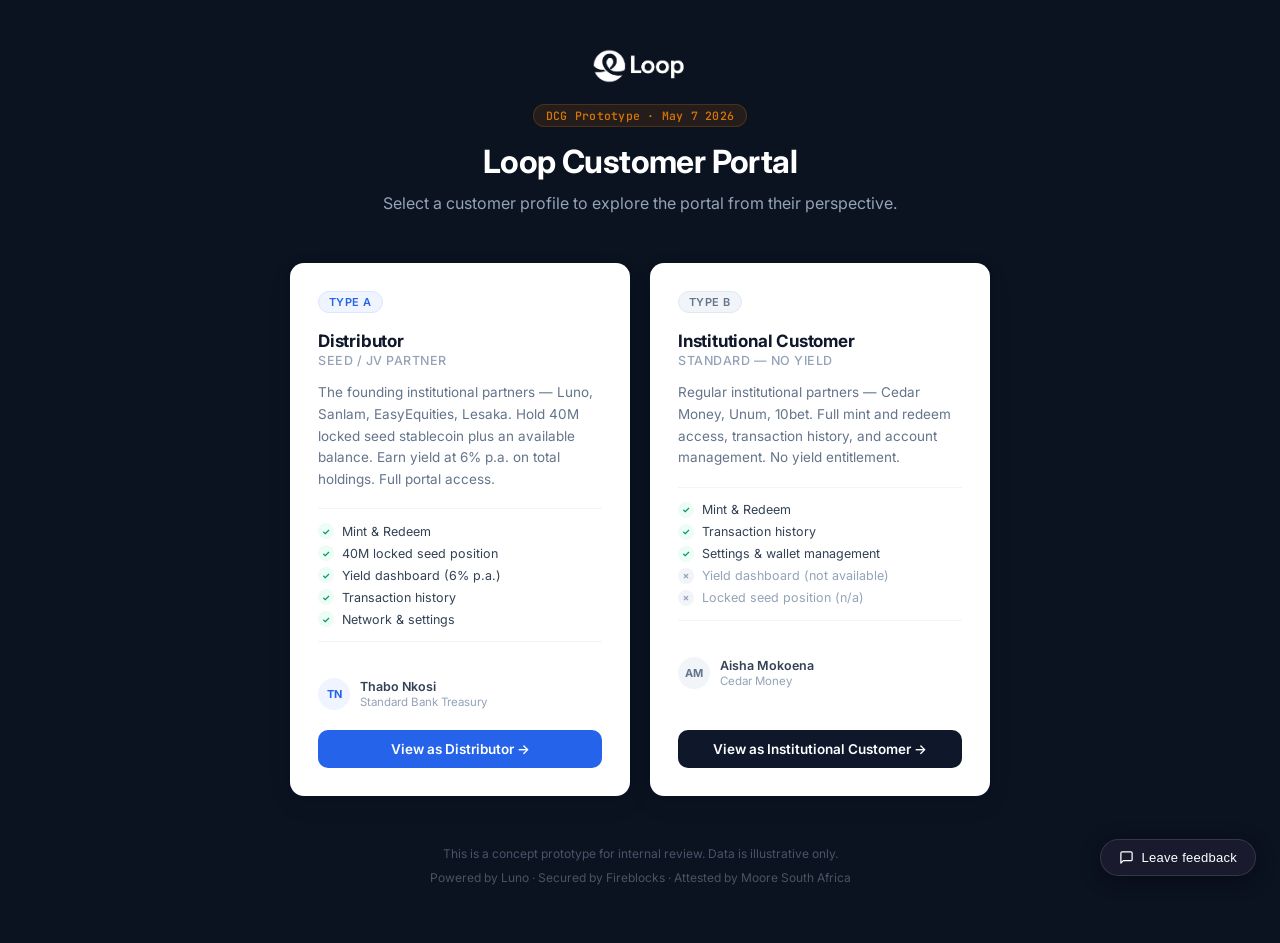
<file: index.html>
<!DOCTYPE html>
<html lang="en">
<head>
  <meta charset="UTF-8">
  <meta name="viewport" content="width=device-width, initial-scale=1.0">
  <title>Loop Customer Portal — DCG Demo</title>

  <link rel="preconnect" href="https://fonts.googleapis.com">
  <link rel="preconnect" href="https://fonts.gstatic.com" crossorigin>
  <link href="https://fonts.googleapis.com/css2?family=Inter:wght@400;500;600;700&family=JetBrains+Mono:wght@400;500&display=swap" rel="stylesheet">

  <link rel="stylesheet" href="_tokens.css">

  <style>
    *, *::before, *::after { box-sizing: border-box; }

    body {
      font-family: var(--font-sans);
      background: var(--navy-900);
      color: var(--white);
      margin: 0;
      min-height: 100vh;
      -webkit-font-smoothing: antialiased;
      -moz-osx-font-smoothing: grayscale;
    }

    /* ── Page wrapper ──────────────────────────────────────────── */
    .page {
      min-height: 100vh;
      display: flex;
      flex-direction: column;
      align-items: center;
      justify-content: center;
      padding: 48px 24px 56px;
    }

    /* ── Header ────────────────────────────────────────────────── */
    .header {
      text-align: center;
      margin-bottom: 48px;
    }

    .logo {
      display: inline-flex;
      align-items: center;
      gap: 10px;
      margin-bottom: 20px;
    }

    /* Brand mark — a simple geometric loop shape */
    .logo-mark {
      width: 40px;
      height: 40px;
      flex-shrink: 0;
    }

    .logo-wordmark {
      font-size: 22px;
      font-weight: 700;
      letter-spacing: -0.4px;
      color: var(--white);
    }

    .header-tag {
      display: inline-block;
      font-family: var(--font-mono);
      font-size: 11.5px;
      font-weight: 500;
      color: #D97706;
      background: rgba(217, 119, 6, 0.12);
      border: 1px solid rgba(217, 119, 6, 0.22);
      border-radius: 100px;
      padding: 3px 12px;
      margin-bottom: 16px;
      letter-spacing: 0.02em;
    }

    .header-title {
      font-size: 32px;
      font-weight: 700;
      letter-spacing: -0.6px;
      color: var(--white);
      margin: 0 0 10px;
      line-height: 1.2;
    }

    .header-subtitle {
      font-size: 16px;
      color: var(--ink-400);
      margin: 0;
      line-height: 1.5;
    }

    /* ── Cards grid ────────────────────────────────────────────── */
    .cards {
      display: grid;
      grid-template-columns: repeat(2, 340px);
      gap: 20px;
      width: 100%;
      max-width: 720px;
      justify-content: center;
    }

    @media (max-width: 720px) {
      .cards {
        grid-template-columns: 1fr;
        max-width: 420px;
      }
    }

    /* ── Card ──────────────────────────────────────────────────── */
    .card {
      background: var(--white);
      border-radius: var(--radius-lg);
      box-shadow: var(--shadow-lg);
      padding: 28px;
      display: flex;
      flex-direction: column;
      gap: 0;
      cursor: pointer;
      transition: transform 150ms ease, box-shadow 150ms ease;
      text-decoration: none;
      color: inherit;
    }

    .card:hover {
      transform: translateY(-2px);
      box-shadow: 0 16px 40px rgba(15, 23, 42, 0.14), 0 4px 12px rgba(15, 23, 42, 0.08);
    }

    .card:active {
      transform: translateY(0);
    }

    /* ── Badge ─────────────────────────────────────────────────── */
    .badge {
      display: inline-flex;
      align-items: center;
      font-size: 11px;
      font-weight: 600;
      letter-spacing: 0.04em;
      text-transform: uppercase;
      padding: 3px 10px;
      border-radius: 100px;
      margin-bottom: 18px;
      width: fit-content;
    }

    .badge-blue {
      background: var(--accent-soft);
      color: var(--accent);
      border: 1px solid var(--accent-border);
    }

    .badge-grey {
      background: var(--ink-100);
      color: var(--ink-500);
      border: 1px solid var(--ink-200);
    }

    .badge-emerald {
      background: var(--emerald-soft);
      color: var(--emerald);
      border: 1px solid #A7F3D0;
    }

    /* ── Card content ──────────────────────────────────────────── */
    .card-title {
      font-size: 17px;
      font-weight: 700;
      color: var(--ink-900);
      margin: 0 0 2px;
      letter-spacing: -0.2px;
    }

    .card-subtitle {
      font-size: 12.5px;
      font-weight: 500;
      color: var(--ink-400);
      margin: 0 0 14px;
      text-transform: uppercase;
      letter-spacing: 0.04em;
    }

    .card-description {
      font-size: 13.5px;
      line-height: 1.6;
      color: var(--ink-500);
      margin: 0 0 18px;
    }

    /* ── Feature list ──────────────────────────────────────────── */
    .features {
      list-style: none;
      margin: 0 0 20px;
      padding: 0;
      display: flex;
      flex-direction: column;
      gap: 6px;
      border-top: 1px solid var(--ink-100);
      border-bottom: 1px solid var(--ink-100);
      padding: 14px 0;
    }

    .feature {
      display: flex;
      align-items: center;
      gap: 8px;
      font-size: 12.5px;
      color: var(--ink-700);
    }

    .feature-icon {
      flex-shrink: 0;
      width: 16px;
      height: 16px;
      border-radius: 50%;
      display: grid;
      place-items: center;
      font-size: 9px;
      font-weight: 700;
    }

    .feature-icon.yes {
      background: var(--emerald-soft);
      color: var(--emerald);
    }

    .feature-icon.no {
      background: var(--ink-100);
      color: var(--ink-400);
    }

    .feature.unavailable {
      color: var(--ink-400);
    }

    /* ── Persona ───────────────────────────────────────────────── */
    .persona {
      display: flex;
      align-items: center;
      gap: 10px;
      margin: 16px 0 20px;
    }

    .persona-avatar {
      width: 32px;
      height: 32px;
      border-radius: 50%;
      display: grid;
      place-items: center;
      font-size: 11px;
      font-weight: 700;
      flex-shrink: 0;
    }

    .persona-avatar-blue    { background: var(--accent-soft);   color: var(--accent); }
    .persona-avatar-grey    { background: var(--ink-100);        color: var(--ink-500); }
    .persona-avatar-emerald { background: var(--emerald-soft);   color: var(--emerald); }

    .persona-info {
      display: flex;
      flex-direction: column;
      gap: 1px;
    }

    .persona-name {
      font-size: 12.5px;
      font-weight: 600;
      color: var(--ink-700);
    }

    .persona-org {
      font-size: 11.5px;
      color: var(--ink-400);
    }

    /* ── CTA button ────────────────────────────────────────────── */
    .cta {
      display: block;
      width: 100%;
      padding: 11px 18px;
      border-radius: var(--radius);
      font-family: var(--font-sans);
      font-size: 13.5px;
      font-weight: 600;
      text-align: center;
      text-decoration: none;
      border: none;
      cursor: pointer;
      transition: background 140ms ease, box-shadow 140ms ease;
      margin-top: auto;
    }

    .cta-primary {
      background: var(--accent);
      color: var(--white);
    }
    .cta-primary:hover {
      background: var(--accent-hover);
      box-shadow: 0 2px 8px rgba(37, 99, 235, 0.3);
    }

    .cta-secondary {
      background: var(--ink-900);
      color: var(--white);
    }
    .cta-secondary:hover {
      background: var(--navy-700);
      box-shadow: 0 2px 8px rgba(15, 23, 42, 0.2);
    }

    .cta-emerald {
      background: var(--emerald);
      color: var(--white);
    }
    .cta-emerald:hover {
      background: #047857;
      box-shadow: 0 2px 8px rgba(5, 150, 105, 0.3);
    }

    /* ── Footer ────────────────────────────────────────────────── */
    .footer {
      margin-top: 48px;
      text-align: center;
      display: flex;
      flex-direction: column;
      gap: 4px;
    }

    .footer p {
      margin: 0;
      font-size: 12px;
      color: var(--navy-500);
      line-height: 1.6;
    }

    .footer p + p {
      color: rgba(148, 163, 184, 0.45);
    }
  </style>
</head>
<body>

<div class="page">

  <!-- Header -->
  <header class="header">
    <div class="brand" style="justify-content: center; margin-bottom: 16px;">
      <img src="logo-white.png" alt="Loop" style="height: 36px; width: auto; mix-blend-mode: screen;" />
    </div>
    <div class="header-tag">DCG Prototype · May 7 2026</div>
    <h1 class="header-title">Loop Customer Portal</h1>
    <p class="header-subtitle">Select a customer profile to explore the portal from their perspective.</p>
  </header>

  <!-- Cards -->
  <div class="cards">

    <!-- Card 1: Type A — Distributor -->
    <a class="card" href="01-dashboard.html?type=A">
      <span class="badge badge-blue">Type A</span>

      <h2 class="card-title">Distributor</h2>
      <p class="card-subtitle">Seed / JV Partner</p>

      <p class="card-description">
        The founding institutional partners — Luno, Sanlam, EasyEquities, Lesaka. Hold 40M locked seed stablecoin
        plus an available balance. Earn yield at 6% p.a. on total holdings. Full portal access.
      </p>

      <ul class="features">
        <li class="feature"><span class="feature-icon yes">✓</span> Mint &amp; Redeem</li>
        <li class="feature"><span class="feature-icon yes">✓</span> 40M locked seed position</li>
        <li class="feature"><span class="feature-icon yes">✓</span> Yield dashboard (6% p.a.)</li>
        <li class="feature"><span class="feature-icon yes">✓</span> Transaction history</li>
        <li class="feature"><span class="feature-icon yes">✓</span> Network &amp; settings</li>
      </ul>

      <div class="persona">
        <div class="persona-avatar persona-avatar-blue">TN</div>
        <div class="persona-info">
          <span class="persona-name">Thabo Nkosi</span>
          <span class="persona-org">Standard Bank Treasury</span>
        </div>
      </div>

      <span class="cta cta-primary">View as Distributor →</span>
    </a>

    <!-- Card 2: Type B — Institutional Customer -->
    <a class="card" href="01-dashboard.html?type=B1">
      <span class="badge badge-grey">Type B</span>

      <h2 class="card-title">Institutional Customer</h2>
      <p class="card-subtitle">Standard — no yield</p>

      <p class="card-description">
        Regular institutional partners — Cedar Money, Unum, 10bet. Full mint and redeem access,
        transaction history, and account management. No yield entitlement.
      </p>

      <ul class="features">
        <li class="feature"><span class="feature-icon yes">✓</span> Mint &amp; Redeem</li>
        <li class="feature"><span class="feature-icon yes">✓</span> Transaction history</li>
        <li class="feature"><span class="feature-icon yes">✓</span> Settings &amp; wallet management</li>
        <li class="feature unavailable"><span class="feature-icon no">✗</span> Yield dashboard (not available)</li>
        <li class="feature unavailable"><span class="feature-icon no">✗</span> Locked seed position (n/a)</li>
      </ul>

      <div class="persona">
        <div class="persona-avatar persona-avatar-grey">AM</div>
        <div class="persona-info">
          <span class="persona-name">Aisha Mokoena</span>
          <span class="persona-org">Cedar Money</span>
        </div>
      </div>

      <span class="cta cta-secondary">View as Institutional Customer →</span>
    </a>

  </div>

  <!-- Footer -->
  <footer class="footer">
    <p>This is a concept prototype for internal review. Data is illustrative only.</p>
    <p>Powered by Luno · Secured by Fireblocks · Attested by Moore South Africa</p>
  </footer>

</div>

  <!-- Feedback widget -->
  <script src="_feedback-config.js"></script>
  <script src="_feedback.js"></script>
</body>
</html>
</file>
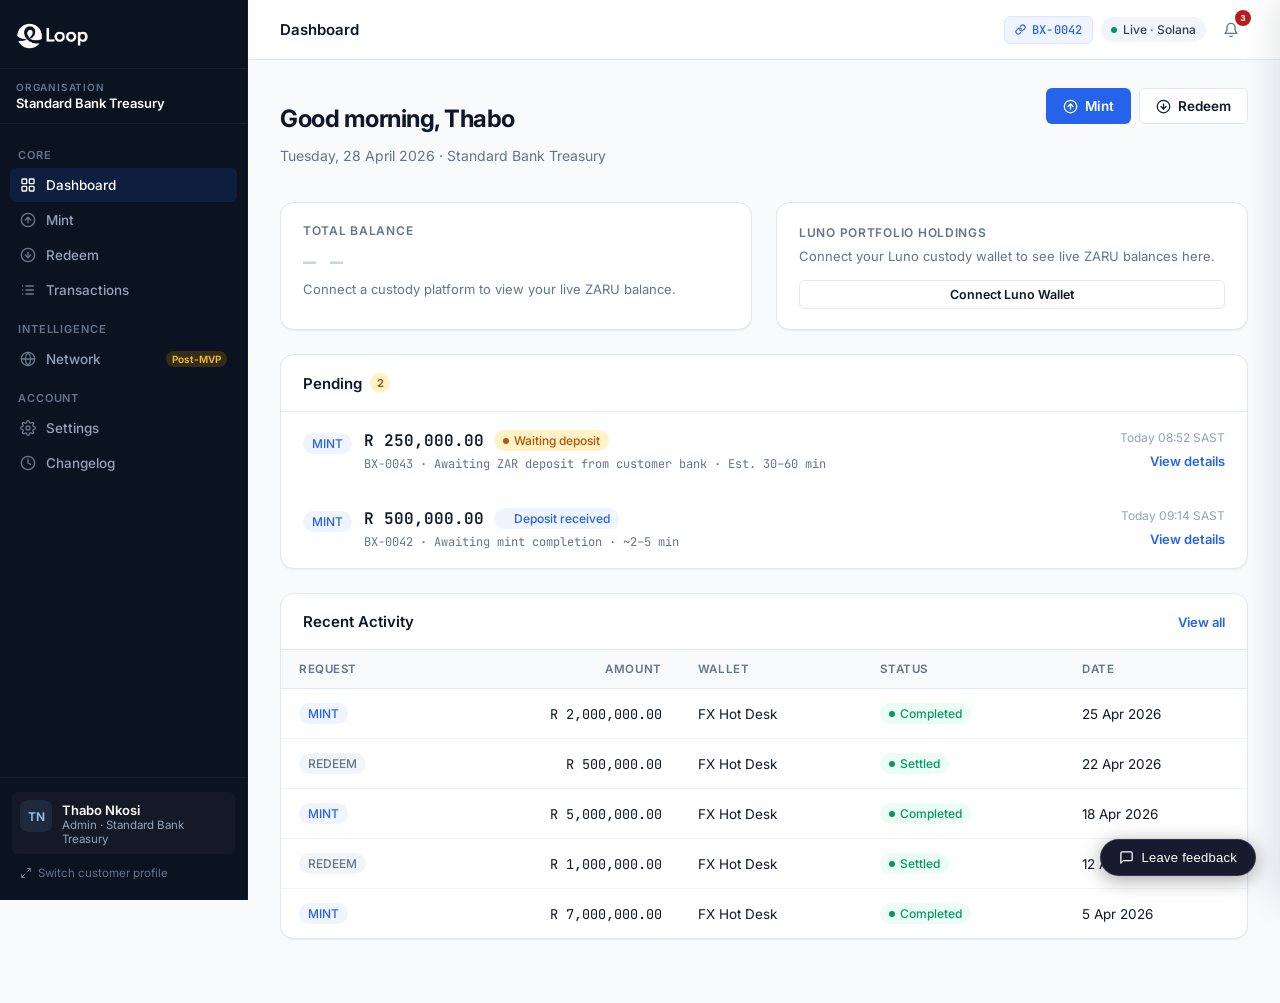
<file: 01-dashboard.html>
<!DOCTYPE html>
<html lang="en">
<head>
  <meta charset="UTF-8">
  <meta name="viewport" content="width=device-width, initial-scale=1.0">
  <title>Dashboard — Loop Customer Portal</title>

  <link rel="preconnect" href="https://fonts.googleapis.com">
  <link rel="preconnect" href="https://fonts.gstatic.com" crossorigin>
  <link href="https://fonts.googleapis.com/css2?family=Inter:wght@400;500;600;700&family=JetBrains+Mono:wght@400;500&display=swap" rel="stylesheet">

  <link rel="stylesheet" href="_tokens.css">
  <link rel="stylesheet" href="_components.css">

  <style>
    /* ── Nav as anchor ──────────────────────────────────────── */
    a.nav-item { text-decoration: none; }

    /* ── Balance split rows ─────────────────────────────────── */
    .balance-split {
      display: flex;
      flex-direction: column;
      gap: 7px;
      margin-top: 14px;
      padding-top: 14px;
      border-top: 1px solid var(--ink-100);
    }

    .balance-row {
      display: flex;
      align-items: center;
      justify-content: space-between;
    }

    .balance-row-label {
      font-size: 12.5px;
      color: var(--ink-500);
      display: flex;
      align-items: center;
      gap: 5px;
    }

    .balance-row-value {
      font-family: var(--font-mono);
      font-size: 12.5px;
      font-weight: 600;
    }
    .balance-row-value.emerald { color: var(--emerald); }
    .balance-row-value.amber   { color: var(--amber); }

    /* ── Tooltip ────────────────────────────────────────────── */
    .tip-wrap {
      position: relative;
      display: inline-flex;
      align-items: center;
    }
    .tip-trigger {
      width: 15px;
      height: 15px;
      border-radius: 50%;
      background: var(--ink-200);
      color: var(--ink-500);
      font-size: 9px;
      font-weight: 700;
      border: none;
      cursor: default;
      display: grid;
      place-items: center;
      padding: 0;
      flex-shrink: 0;
      font-family: var(--font-sans);
    }
    .tip-content {
      display: none;
      position: absolute;
      bottom: calc(100% + 7px);
      left: 50%;
      transform: translateX(-50%);
      background: var(--ink-900);
      color: white;
      font-size: 11.5px;
      font-family: var(--font-sans);
      font-weight: 400;
      padding: 7px 11px;
      border-radius: 6px;
      white-space: nowrap;
      pointer-events: none;
      z-index: 200;
      box-shadow: var(--shadow-lg);
    }
    .tip-content::after {
      content: '';
      position: absolute;
      top: 100%;
      left: 50%;
      transform: translateX(-50%);
      border: 5px solid transparent;
      border-top-color: var(--ink-900);
    }
    .tip-wrap:hover .tip-content { display: block; }

    /* ── Stat card sizing ───────────────────────────────────── */
    .stat-card .stat-value { font-size: 24px; }

    /* ── Post-MVP note ──────────────────────────────────────── */
    .mvp-note {
      display: flex;
      align-items: center;
      gap: 5px;
      font-size: 11.5px;
      color: var(--ink-400);
      margin-top: 12px;
    }

    /* ── Volume breakdown ───────────────────────────────────── */
    .vol-breakdown {
      font-size: 12px;
      color: var(--ink-400);
      margin-top: 8px;
    }

    /* ── Pending transaction row ────────────────────────────── */
    .pending-row {
      display: flex;
      align-items: flex-start;
      gap: 14px;
      padding: 18px 22px;
    }
    .pending-row-left {
      display: flex;
      align-items: flex-start;
      gap: 12px;
      flex: 1;
      min-width: 0;
    }
    .pending-row-meta { flex: 1; min-width: 0; }
    .pending-row-top  { display: flex; align-items: center; gap: 10px; flex-wrap: wrap; }
    .pending-amount {
      font-family: var(--font-mono);
      font-size: 16px;
      font-weight: 600;
      color: var(--ink-900);
    }
    .pending-row-sub {
      font-size: 12px;
      color: var(--ink-500);
      margin-top: 5px;
      font-family: var(--font-mono);
    }
    .pending-row-right {
      display: flex;
      flex-direction: column;
      align-items: flex-end;
      gap: 8px;
      flex-shrink: 0;
    }
    .pending-ts {
      font-size: 12px;
      color: var(--ink-400);
    }

    /* ── Ghost link ─────────────────────────────────────────── */
    .link-ghost {
      font-size: 13px;
      font-weight: 600;
      color: var(--accent);
      background: none;
      border: none;
      cursor: pointer;
      padding: 0;
      text-decoration: none;
      transition: opacity var(--t-fast);
    }
    .link-ghost:hover { opacity: 0.75; }

    /* ── Count badge in card-header ─────────────────────────── */
    .count-badge {
      display: inline-flex;
      align-items: center;
      justify-content: center;
      min-width: 20px;
      height: 20px;
      padding: 0 6px;
      background: var(--amber-soft);
      color: var(--amber);
      border-radius: 999px;
      font-size: 11px;
      font-weight: 700;
    }

    /* ── Table wallet cell ──────────────────────────────────── */
    .wallet-label { font-size: 13.5px; color: var(--ink-900); }
    .wallet-addr  {
      font-family: var(--font-mono);
      font-size: 11.5px;
      color: var(--ink-400);
      margin-top: 2px;
    }

    /* ── 2-column stat grid (balance + luno wallet) ── */
    .grid-4 {
      display: grid;
      grid-template-columns: repeat(2, 1fr);
      gap: var(--gap);
    }


    /* ── Toast ──────────────────────────────────────────────── */
    .toast {
      position: fixed;
      bottom: 24px;
      right: 24px;
      background: var(--ink-900);
      color: white;
      padding: 10px 16px;
      border-radius: var(--radius-sm);
      font-size: 13px;
      font-weight: 500;
      opacity: 0;
      transform: translateY(8px);
      transition: opacity 180ms ease, transform 180ms ease;
      pointer-events: none;
      z-index: 1000;
      display: flex;
      align-items: center;
      gap: 8px;
      box-shadow: var(--shadow-lg);
    }
    .toast.show { opacity: 1; transform: translateY(0); }

    /* ── Notification dropdown ──────────────────────────── */
    .notif-wrap { position: relative; }
    .notif-btn  { position: relative; }
    .notif-badge {
      position: absolute;
      top: -3px; right: -3px;
      min-width: 16px; height: 16px;
      background: var(--rose);
      color: white;
      border-radius: 999px;
      font-size: 9px; font-weight: 700;
      display: grid; place-items: center;
      padding: 0 3px;
      pointer-events: none;
    }
    .notif-dropdown {
      display: none;
      position: absolute;
      top: calc(100% + 8px); right: 0;
      width: 320px;
      background: white;
      border-radius: var(--radius-lg);
      box-shadow: 0 8px 32px rgba(15,23,42,0.14), 0 2px 8px rgba(15,23,42,0.08);
      border: 1px solid var(--ink-200);
      z-index: 300;
      overflow: hidden;
    }
    .notif-dropdown.open { display: block; }
    .notif-header {
      display: flex; align-items: center; justify-content: space-between;
      padding: 14px 16px 12px;
      border-bottom: 1px solid var(--ink-100);
    }
    .notif-title { font-size: 13px; font-weight: 700; color: var(--ink-900); }
    .notif-mark-all {
      font-size: 11.5px; font-weight: 600; color: var(--accent);
      background: none; border: none; cursor: pointer; padding: 0;
      font-family: var(--font-sans);
    }
    .notif-mark-all:hover { opacity: 0.75; }
    .notif-list {
      list-style: none; margin: 0; padding: 0;
      max-height: 320px; overflow-y: auto;
    }
    .notif-item {
      display: flex; align-items: flex-start; gap: 10px;
      padding: 12px 16px;
      border-bottom: 1px solid var(--ink-100);
      transition: background var(--t-fast);
    }
    .notif-item:last-child { border-bottom: none; }
    .notif-item:hover { background: var(--ink-50); }
    .notif-dot {
      width: 7px; height: 7px; border-radius: 50%;
      background: transparent; flex-shrink: 0; margin-top: 5px;
    }
    .notif-item.unread .notif-dot { background: var(--accent); }
    .notif-body { flex: 1; min-width: 0; }
    .notif-msg { font-size: 12.5px; color: var(--ink-700); line-height: 1.45; }
    .notif-item.unread .notif-msg { font-weight: 600; color: var(--ink-900); }
    .notif-time { font-size: 11px; color: var(--ink-400); margin-top: 3px; }
    .notif-dismiss {
      background: none; border: none; cursor: pointer;
      color: var(--ink-400); font-size: 15px; line-height: 1;
      padding: 0 2px; flex-shrink: 0;
      font-family: var(--font-sans);
      opacity: 0; transition: opacity var(--t-fast);
    }
    .notif-item:hover .notif-dismiss { opacity: 1; }
    .notif-dismiss:hover { color: var(--ink-700); }

    /* ── Side panel ─────────────────────────────────────── */
    .side-panel-overlay {
      display: none; position: fixed; inset: 0;
      background: rgba(15,23,42,0.28); z-index: 400;
      backdrop-filter: blur(1px);
    }
    .side-panel-overlay.open { display: block; }
    .side-panel {
      position: fixed; top: 0; right: 0;
      width: 400px; max-width: 100vw; height: 100vh;
      background: white;
      box-shadow: -4px 0 32px rgba(15,23,42,0.12);
      z-index: 500;
      display: flex; flex-direction: column;
      transform: translateX(100%);
      transition: transform 220ms cubic-bezier(0.4,0,0.2,1);
    }
    .side-panel.open { transform: translateX(0); }
    .sp-header {
      display: flex; align-items: center; justify-content: space-between;
      padding: 20px 22px 18px;
      border-bottom: 1px solid var(--ink-100);
      flex-shrink: 0;
    }
    .sp-header-left { display: flex; align-items: center; gap: 10px; }
    .sp-title { font-size: 15px; font-weight: 700; color: var(--ink-900); }
    .sp-close {
      background: none; border: none; cursor: pointer;
      color: var(--ink-400); padding: 4px;
      border-radius: var(--radius-sm);
      display: grid; place-items: center;
      transition: background var(--t-fast), color var(--t-fast);
    }
    .sp-close:hover { background: var(--ink-100); color: var(--ink-700); }
    .sp-body { flex: 1; overflow-y: auto; padding: 22px; }
    .sp-row {
      display: flex; justify-content: space-between; align-items: flex-start;
      padding: 10px 0; border-bottom: 1px solid var(--ink-100); gap: 12px;
    }
    .sp-row:last-child { border-bottom: none; }
    .sp-label {
      font-size: 12px; color: var(--ink-400);
      text-transform: uppercase; letter-spacing: 0.04em;
      font-weight: 500; flex-shrink: 0;
    }
    .sp-value { font-size: 13px; color: var(--ink-900); font-weight: 500; text-align: right; }
    .sp-value.mono { font-family: var(--font-mono); font-size: 13px; }
    .sp-copy { display: flex; align-items: center; gap: 5px; }
    .sp-copy-btn {
      background: none; border: 1px solid var(--ink-200);
      border-radius: var(--radius-sm); cursor: pointer;
      color: var(--ink-400); font-size: 10px; font-weight: 600;
      padding: 2px 7px; font-family: var(--font-sans);
      transition: background var(--t-fast), color var(--t-fast);
    }
    .sp-copy-btn:hover { background: var(--ink-100); color: var(--ink-700); }
    table.data tbody tr { cursor: pointer; }

    /* ── Luno wallet card ───────────────────────────────────── */
    .copy-field {
      display: inline-flex;
      align-items: center;
      gap: 8px;
      background: var(--ink-50);
      border: 1px solid var(--ink-200);
      border-radius: var(--radius-sm);
      padding: 5px 10px;
    }
    .copy-field-value {
      font-family: var(--font-mono);
      font-size: 12.5px;
      color: var(--ink-700);
    }
    .copy-btn {
      background: none;
      border: 1px solid var(--ink-300);
      border-radius: var(--radius-sm);
      cursor: pointer;
      color: var(--ink-500);
      font-size: 10.5px;
      font-weight: 600;
      padding: 2px 7px;
      font-family: var(--font-sans);
      transition: background var(--t-fast), color var(--t-fast);
    }
    .copy-btn:hover { background: var(--ink-100); color: var(--ink-700); }
    .luno-wallet-body {
      display: flex;
      justify-content: space-between;
      align-items: flex-start;
      gap: 16px;
      padding: 22px;
    }
  </style>
  <script src="_persona.js"></script>
</head>
<body>
<div class="app">

  <!-- ══════════════════════════════════════════════════════════
       SIDEBAR
  ══════════════════════════════════════════════════════════ -->
  <aside class="sidebar">

    <div class="sidebar-header">
      <div class="brand">
        <img src="logo-white.png" alt="Loop" class="brand-logo" />
      </div>
    </div>

    <div class="sidebar-org">
      <div class="org-label">Organisation</div>
      <div class="org-name">Standard Bank Treasury</div>
    </div>

    <nav class="sidebar-nav">

      <span class="nav-section-label">CORE</span>

      <a href="01-dashboard.html" class="nav-item active">
        <!-- grid / dashboard icon -->
        <svg class="icon" viewBox="0 0 24 24" fill="none" stroke="currentColor" stroke-width="2" stroke-linecap="round" stroke-linejoin="round">
          <rect x="3" y="3" width="7" height="7" rx="1"/>
          <rect x="14" y="3" width="7" height="7" rx="1"/>
          <rect x="3" y="14" width="7" height="7" rx="1"/>
          <rect x="14" y="14" width="7" height="7" rx="1"/>
        </svg>
        Dashboard
      </a>

      <a href="02-mint.html" class="nav-item">
        <!-- arrow-up-circle -->
        <svg class="icon" viewBox="0 0 24 24" fill="none" stroke="currentColor" stroke-width="2" stroke-linecap="round" stroke-linejoin="round">
          <circle cx="12" cy="12" r="10"/>
          <polyline points="16 12 12 8 8 12"/>
          <line x1="12" y1="16" x2="12" y2="8"/>
        </svg>
        Mint
      </a>

      <a href="03-burn.html" class="nav-item">
        <!-- arrow-down-circle -->
        <svg class="icon" viewBox="0 0 24 24" fill="none" stroke="currentColor" stroke-width="2" stroke-linecap="round" stroke-linejoin="round">
          <circle cx="12" cy="12" r="10"/>
          <polyline points="8 12 12 16 16 12"/>
          <line x1="12" y1="8" x2="12" y2="16"/>
        </svg>
        Redeem
      </a>

      <a href="04-transactions.html" class="nav-item">
        <!-- list icon -->
        <svg class="icon" viewBox="0 0 24 24" fill="none" stroke="currentColor" stroke-width="2" stroke-linecap="round" stroke-linejoin="round">
          <line x1="9" y1="6" x2="20" y2="6"/>
          <line x1="9" y1="12" x2="20" y2="12"/>
          <line x1="9" y1="18" x2="20" y2="18"/>
          <circle cx="4" cy="6"  r="1" fill="currentColor" stroke="none"/>
          <circle cx="4" cy="12" r="1" fill="currentColor" stroke="none"/>
          <circle cx="4" cy="18" r="1" fill="currentColor" stroke="none"/>
        </svg>
        Transactions
      </a>

      <span class="nav-section-label">INTELLIGENCE</span>


      <a href="07-network.html" class="nav-item">
        <!-- globe -->
        <svg class="icon" viewBox="0 0 24 24" fill="none" stroke="currentColor" stroke-width="2" stroke-linecap="round" stroke-linejoin="round">
          <circle cx="12" cy="12" r="10"/>
          <line x1="2" y1="12" x2="22" y2="12"/>
          <path d="M12 2a15.3 15.3 0 0 1 4 10 15.3 15.3 0 0 1-4 10 15.3 15.3 0 0 1-4-10 15.3 15.3 0 0 1 4-10z"/>
        </svg>
        Network
        <span class="nav-badge">Post-MVP</span>
      </a>

      <span class="nav-section-label">ACCOUNT</span>

      <a href="08-settings.html" class="nav-item">
        <!-- settings gear -->
        <svg class="icon" viewBox="0 0 24 24" fill="none" stroke="currentColor" stroke-width="2" stroke-linecap="round" stroke-linejoin="round">
          <circle cx="12" cy="12" r="3"/>
          <path d="M19.4 15a1.65 1.65 0 0 0 .33 1.82l.06.06a2 2 0 0 1-2.83 2.83l-.06-.06a1.65 1.65 0 0 0-1.82-.33 1.65 1.65 0 0 0-1 1.51V21a2 2 0 0 1-4 0v-.09A1.65 1.65 0 0 0 9 19.4a1.65 1.65 0 0 0-1.82.33l-.06.06a2 2 0 0 1-2.83-2.83l.06-.06A1.65 1.65 0 0 0 4.68 15a1.65 1.65 0 0 0-1.51-1H3a2 2 0 0 1 0-4h.09A1.65 1.65 0 0 0 4.6 9a1.65 1.65 0 0 0-.33-1.82l-.06-.06a2 2 0 0 1 2.83-2.83l.06.06A1.65 1.65 0 0 0 9 4.68a1.65 1.65 0 0 0 1-1.51V3a2 2 0 0 1 4 0v.09a1.65 1.65 0 0 0 1 1.51 1.65 1.65 0 0 0 1.82-.33l.06-.06a2 2 0 0 1 2.83 2.83l-.06.06A1.65 1.65 0 0 0 19.4 9a1.65 1.65 0 0 0 1.51 1H21a2 2 0 0 1 0 4h-.09a1.65 1.65 0 0 0-1.51 1z"/>
        </svg>
        Settings
      </a>
      <a href="changelog.html" class="nav-item">
        <svg class="icon" viewBox="0 0 24 24" fill="none" stroke="currentColor" stroke-width="2" stroke-linecap="round" stroke-linejoin="round">
          <circle cx="12" cy="12" r="10"/><polyline points="12 6 12 12 16 14"/>
        </svg>
        Changelog
      </a>

    </nav>

    <div class="sidebar-footer">
      <div class="org-card">
        <div class="org-avatar">TN</div>
        <div>
          <div class="org-name">Thabo Nkosi</div>
          <div class="org-user">Admin · Standard Bank Treasury</div>
        </div>
      </div>
      <a href="index.html" class="switch-profile-link">
        <svg width="12" height="12" viewBox="0 0 24 24" fill="none"
          stroke="currentColor" stroke-width="2" stroke-linecap="round"
          stroke-linejoin="round">
          <polyline points="15 3 21 3 21 9"/>
          <polyline points="9 21 3 21 3 15"/>
          <line x1="21" y1="3" x2="14" y2="10"/>
          <line x1="3" y1="21" x2="10" y2="14"/>
        </svg>
        Switch customer profile
      </a>
    </div>

  </aside>

  <!-- ══════════════════════════════════════════════════════════
       MAIN CONTENT
  ══════════════════════════════════════════════════════════ -->
  <div class="content">

    <!-- ── Topbar ──────────────────────────────────────────── -->
    <header class="topbar">
      <span class="topbar-title">Dashboard</span>
      <div class="topbar-actions">

        <button class="bx-chip" id="bx-chip" onclick="copyBxRef()" title="Click to copy BX reference">
          <!-- link icon -->
          <svg width="11" height="11" viewBox="0 0 24 24" fill="none" stroke="currentColor" stroke-width="2.5" stroke-linecap="round" stroke-linejoin="round">
            <path d="M10 13a5 5 0 0 0 7.54.54l3-3a5 5 0 0 0-7.07-7.07l-1.72 1.71"/>
            <path d="M14 11a5 5 0 0 0-7.54-.54l-3 3a5 5 0 0 0 7.07 7.07l1.71-1.71"/>
          </svg>
          BX-0042
        </button>

        <div class="status-dot">
          <span class="dot"></span>
          Live · Solana
        </div>

        <div class="notif-wrap" id="notif-wrap">
          <button class="icon-btn notif-btn" id="notif-btn" title="Notifications" aria-label="Notifications" onclick="toggleNotif()">
            <svg width="16" height="16" viewBox="0 0 24 24" fill="none" stroke="currentColor" stroke-width="2" stroke-linecap="round" stroke-linejoin="round">
              <path d="M18 8A6 6 0 0 0 6 8c0 7-3 9-3 9h18s-3-2-3-9"/>
              <path d="M13.73 21a2 2 0 0 1-3.46 0"/>
            </svg>
            <span class="notif-badge" id="notif-badge">3</span>
          </button>
          <div class="notif-dropdown" id="notif-dropdown">
            <div class="notif-header">
              <span class="notif-title">Notifications</span>
              <button class="notif-mark-all" onclick="markAllRead()">Mark all read</button>
            </div>
            <ul class="notif-list" id="notif-list">
              <li class="notif-item unread" data-id="n1">
                <div class="notif-dot"></div>
                <div class="notif-body">
                  <div class="notif-msg">Mint complete — R 2,000,000 sent to FX Hot Desk</div>
                  <div class="notif-time">25 Apr · 11:42 SAST</div>
                </div>
                <button class="notif-dismiss" onclick="dismissNotif('n1')" aria-label="Dismiss">×</button>
              </li>
              <li class="notif-item unread" data-id="n2">
                <div class="notif-dot"></div>
                <div class="notif-body">
                  <div class="notif-msg">Redemption settled — R 500,000 redeemed to ZAR</div>
                  <div class="notif-time">22 Apr · 15:07 SAST</div>
                </div>
                <button class="notif-dismiss" onclick="dismissNotif('n2')" aria-label="Dismiss">×</button>
              </li>
              <li class="notif-item unread" data-id="n3">
                <div class="notif-dot"></div>
                <div class="notif-body">
                  <div class="notif-msg">Attestation report published — Moore SA · 31 Mar 2026</div>
                  <div class="notif-time">1 Apr · 09:00 SAST</div>
                </div>
                <button class="notif-dismiss" onclick="dismissNotif('n3')" aria-label="Dismiss">×</button>
              </li>
              <li class="notif-item" data-id="n4">
                <div class="notif-dot"></div>
                <div class="notif-body">
                  <div class="notif-msg">Yield payment — R 24,123.60 paid to FX Hot Desk</div>
                  <div class="notif-time">1 Apr · 00:01 SAST</div>
                </div>
                <button class="notif-dismiss" onclick="dismissNotif('n4')" aria-label="Dismiss">×</button>
              </li>
            </ul>
          </div>
        </div>

      </div>
    </header>

    <!-- ── Page ────────────────────────────────────────────── -->
    <main class="page">

      <!-- ── 1. Page header ─────────────────────────────────── -->
      <div class="page-header">
        <div>
          <h1 class="page-title">Good morning, Thabo</h1>
          <p class="page-subtitle">Tuesday, 28 April 2026 · Standard Bank Treasury</p>
        </div>
        <div class="flex items-center gap-2">
          <button class="btn btn-primary" id="btn-mint">
            <svg class="icon" viewBox="0 0 24 24" fill="none" stroke="currentColor" stroke-width="2" stroke-linecap="round" stroke-linejoin="round">
              <circle cx="12" cy="12" r="10"/><polyline points="16 12 12 8 8 12"/><line x1="12" y1="16" x2="12" y2="8"/>
            </svg>
            Mint
          </button>
          <button class="btn btn-secondary" id="btn-burn">
            <svg class="icon" viewBox="0 0 24 24" fill="none" stroke="currentColor" stroke-width="2" stroke-linecap="round" stroke-linejoin="round">
              <circle cx="12" cy="12" r="10"/><polyline points="8 12 12 16 16 12"/><line x1="12" y1="8" x2="12" y2="16"/>
            </svg>
            Redeem
          </button>
        </div>
      </div>

      <!-- ── 2. Balance overview ─────────────────────────────── -->
      <div class="grid-4 mb-6">

        <!-- Card 1: Total ZARU Balance — linked -->
        <div class="card stat-card" id="total-balance-linked">
          <div class="stat-label">TOTAL BALANCE</div>
          <div class="stat-value mono">R 48,247,380.00</div>

          <div class="balance-split">
            <div class="balance-row">
              <span class="balance-row-label">Available</span>
              <span class="balance-row-value emerald">R 8,247,380.00</span>
            </div>
            <div class="balance-row">
              <span class="balance-row-label">
                Locked (seed)
                <span class="tip-wrap">
                  <button class="tip-trigger" tabindex="-1">?</button>
                  <span class="tip-content">Seed capital locked per JV Partner Agreement</span>
                </span>
              </span>
              <span class="balance-row-value amber">R 40,000,000.00</span>
            </div>
          </div>

          <div class="stat-delta up">
            <svg width="9" height="9" viewBox="0 0 24 24" fill="none" stroke="currentColor" stroke-width="3" stroke-linecap="round" stroke-linejoin="round">
              <line x1="12" y1="19" x2="12" y2="5"/><polyline points="5 12 12 5 19 12"/>
            </svg>
            R 120,000 minted today
          </div>
        </div>

        <!-- Card 1b: Total ZARU Balance — unlinked -->
        <div class="card stat-card" id="total-balance-unlinked" style="display:none; flex-direction:column; justify-content:space-between;">
          <div class="stat-label">TOTAL BALANCE</div>
          <div style="font-size: 22px; font-weight: 700; color: var(--ink-300); margin: 10px 0 4px; font-family: var(--font-mono); letter-spacing: 0.02em;">— —</div>
          <div class="stat-sub" style="margin-bottom: 12px;">
            Connect a custody platform to view your live ZARU balance.
          </div>
        </div>



        <!-- Card 3: Luno Wallet — linked -->
        <div class="card stat-card" id="luno-stat-linked" style="display:none;">
          <div style="display:flex;justify-content:space-between;align-items:flex-start;margin-bottom:6px;">
            <span class="stat-label">LUNO PORTFOLIO HOLDINGS</span>
            <span class="badge badge-success" style="font-size:10px;">
              <span class="dot"></span> Live
            </span>
          </div>
          <div class="stat-value mono" id="luno-stat-balance" style="font-size:22px;">—</div>
          <div class="stat-sub" id="luno-stat-label">—</div>
          <div style="margin-top:10px;">
            <div class="copy-field" style="font-size:12px;">
              <span class="copy-field-value" id="luno-stat-address">—</span>
              <button class="copy-btn" id="luno-stat-copy" title="Copy ZARU wallet address">Copy</button>
            </div>
          </div>
          <div class="stat-sub" id="luno-stat-synced" style="margin-top:6px;font-size:11.5px;">—</div>
          <div style="display:flex; gap:8px; margin-top:12px;">
            <a id="luno-withdraw-btn" href="https://www.luno.com/wallet" target="_blank"
              class="btn btn-secondary" style="flex:1; text-align:center; font-size:13px;">
              Withdraw
            </a>
            <a id="luno-send-btn" href="https://www.luno.com/wallet" target="_blank"
              class="btn btn-secondary" style="flex:1; text-align:center; font-size:13px;">
              Send
            </a>
          </div>
          <div style="font-size:11.5px; color:var(--ink-400); margin-top:8px; text-align:center;">
            This will open Luno in a new window. Log in to access your portfolio.
          </div>
        </div>

        <!-- Card 3: Luno Wallet — unlinked -->
        <div class="card stat-card" id="luno-stat-unlinked" style="display:none;flex-direction:column;justify-content:space-between;">
          <div>
            <span class="stat-label">LUNO PORTFOLIO HOLDINGS</span>
            <div class="stat-sub" style="margin-top:8px;">
              Connect your Luno custody wallet to see live ZARU balances here.
            </div>
          </div>
          <button class="btn btn-secondary btn-sm" style="margin-top:16px;width:100%;"
            onclick="window.location.href=document.getElementById('luno-settings-link').href">
            Connect Luno Wallet
          </button>
          <a id="luno-settings-link" href="08-settings.html" style="display:none;"></a>
        </div>

      </div>

      <!-- ── 3. Pending transactions ─────────────────────────── -->
      <div class="card mb-6">
        <div class="card-header">
          <div class="flex items-center gap-2">
            <span class="card-title">Pending</span>
            <span class="count-badge" id="pending-count">0</span>
          </div>
        </div>

        <div id="pending-list"></div>
      </div>

      <!-- ── 4. Recent activity ──────────────────────────────── -->
      <div class="card">
        <div class="card-header">
          <span class="card-title">Recent Activity</span>
          <a href="04-transactions.html" class="link-ghost">View all</a>
        </div>
        <div style="overflow-x:auto;">
          <table class="data">
            <thead>
              <tr>
                <th>Request</th>
                <th style="text-align:right;">Amount</th>
                <th>Wallet</th>
                <th>Status</th>
                <th>Date</th>
              </tr>
            </thead>
            <tbody>
              <tr>
                <td><span class="badge badge-info">MINT</span></td>
                <td class="td-mono" style="text-align:right;">R 2,000,000.00</td>
                <td>
                  <div class="wallet-label">FX Hot Desk</div>
                </td>
                <td><span class="badge badge-success"><span class="dot"></span>Completed</span></td>
                <td class="text-muted text-sm" style="white-space:nowrap;">25 Apr 2026</td>
              </tr>
              <tr>
                <td><span class="badge badge-neutral">REDEEM</span></td>
                <td class="td-mono" style="text-align:right;">R 500,000.00</td>
                <td>
                  <div class="wallet-label">Primary</div>
                </td>
                <td><span class="badge badge-success"><span class="dot"></span>Settled</span></td>
                <td class="text-muted text-sm" style="white-space:nowrap;">22 Apr 2026</td>
              </tr>
              <tr>
                <td><span class="badge badge-info">MINT</span></td>
                <td class="td-mono" style="text-align:right;">R 5,000,000.00</td>
                <td>
                  <div class="wallet-label">FX Hot Desk</div>
                </td>
                <td><span class="badge badge-success"><span class="dot"></span>Completed</span></td>
                <td class="text-muted text-sm" style="white-space:nowrap;">18 Apr 2026</td>
              </tr>
              <tr>
                <td><span class="badge badge-neutral">REDEEM</span></td>
                <td class="td-mono" style="text-align:right;">R 1,000,000.00</td>
                <td>
                  <div class="wallet-label">Primary</div>
                </td>
                <td><span class="badge badge-success"><span class="dot"></span>Settled</span></td>
                <td class="text-muted text-sm" style="white-space:nowrap;">12 Apr 2026</td>
              </tr>
              <tr>
                <td><span class="badge badge-info">MINT</span></td>
                <td class="td-mono" style="text-align:right;">R 7,000,000.00</td>
                <td>
                  <div class="wallet-label">FX Hot Desk</div>
                </td>
                <td><span class="badge badge-success"><span class="dot"></span>Completed</span></td>
                <td class="text-muted text-sm" style="white-space:nowrap;">5 Apr 2026</td>
              </tr>
            </tbody>
          </table>
        </div>
      </div>

    </main>

    <!-- ── Side panel ────────────────────────────────────── -->
    <div class="side-panel-overlay" id="side-panel-overlay" onclick="closeSidePanel()"></div>
    <div class="side-panel" id="side-panel">
      <div class="sp-header">
        <div class="sp-header-left">
          <span id="sp-badge" class="badge badge-info">MINT</span>
          <span class="sp-title" id="sp-title">Transaction details</span>
        </div>
        <button class="sp-close" onclick="closeSidePanel()" aria-label="Close">
          <svg width="16" height="16" viewBox="0 0 24 24" fill="none" stroke="currentColor" stroke-width="2" stroke-linecap="round" stroke-linejoin="round">
            <line x1="18" y1="6" x2="6" y2="18"/><line x1="6" y1="6" x2="18" y2="18"/>
          </svg>
        </button>
      </div>
      <div class="sp-body" id="sp-body"></div>
    </div>

  </div>
</div>

<!-- ── Luno connect modal ──────────────────────────────────── -->
<div id="luno-connect-modal" style="display:none;position:fixed;inset:0;background:rgba(15,23,42,0.5);z-index:1000;align-items:center;justify-content:center;">
  <div class="card" style="max-width:440px;width:90%;padding:0;">
    <div class="card-header">
      <div>
        <div class="card-title" style="display:flex;align-items:center;gap:8px;">
          <span style="width:20px;height:20px;border-radius:50%;background:linear-gradient(135deg,#4F7CFF,#2563EB);display:inline-grid;place-items:center;color:white;font-size:10px;font-weight:700;">L</span>
          Connect Luno Wallet
        </div>
        <div class="card-subtitle">Link your Luno custody wallet for a live balance feed.</div>
      </div>
      <button class="icon-btn" onclick="closeLunoConnectModal()">
        <svg viewBox="0 0 24 24" fill="none" stroke="currentColor" stroke-width="2" width="18" height="18">
          <line x1="18" y1="6" x2="6" y2="18"/><line x1="6" y1="6" x2="18" y2="18"/>
        </svg>
      </button>
    </div>
    <div class="card-body" style="display:flex;flex-direction:column;gap:16px;">
      <div class="alert alert-info" style="font-size:13px;">
        <svg class="alert-icon" viewBox="0 0 24 24" fill="none" stroke="currentColor" stroke-width="2">
          <circle cx="12" cy="12" r="10"/>
          <line x1="12" y1="8" x2="12" y2="12"/>
          <line x1="12" y1="16" x2="12" y2="16.01"/>
        </svg>
        <div>Luno handles custody; Loop handles minting and redemption. Your ZARU balance will appear live on this dashboard once connected.</div>
      </div>
      <div class="form-group">
        <label class="form-label">Luno Wallet Address (Solana)</label>
        <input class="form-input" style="font-family:var(--font-mono);" type="text"
          placeholder="Paste your Solana wallet address from Luno" />
        <span class="form-hint">Must match a whitelisted address already registered with Loop. To add a new wallet, use the Wallets tab in Settings first.</span>
      </div>
      <div style="display:flex;justify-content:flex-end;gap:8px;">
        <button class="btn btn-secondary" onclick="closeLunoConnectModal()">Cancel</button>
        <button class="btn btn-primary" onclick="handleLunoConnectSubmit()">Submit Connection Request</button>
      </div>
    </div>
  </div>
</div>

<!-- ── Toast ───────────────────────────────────────────────── -->
<div class="toast" id="toast">
  <svg width="13" height="13" viewBox="0 0 24 24" fill="none" stroke="currentColor" stroke-width="2.5" stroke-linecap="round" stroke-linejoin="round">
    <polyline points="20 6 9 17 4 12"/>
  </svg>
  Copied to clipboard
</div>

<script>
  /* ── Persona init ───────────────────────────────────────── */
  var persona = applyConnectionState(getPersona());
  preservePersonaLinks();

  /* ── Persona DOM updates ───────────────────────────────── */
  (function () {
    // Sidebar
    var _so = document.querySelector('.sidebar-org .org-name');
    if (_so) _so.textContent = persona.orgName;
    var _av = document.querySelector('.org-avatar');
    if (_av) _av.textContent = persona.userInitials;
    var _on = document.querySelector('.org-card .org-name');
    if (_on) _on.textContent = persona.userName;
    var _ou = document.querySelector('.org-user');
    if (_ou) _ou.textContent = persona.userRole + ' \xB7 ' + persona.orgName;

    // BX chip
    document.querySelectorAll('.bx-chip').forEach(function (el) {
      el.innerHTML = el.innerHTML.replace(/BX-\d+/g, persona.bxRef);
      var oc = el.getAttribute('onclick');
      if (oc) el.setAttribute('onclick', oc.replace(/BX-\d+/g, persona.bxRef));
    });

    // Greeting + subtitle
    var pt = document.querySelector('.page-title');
    if (pt) pt.textContent = 'Good morning, ' + persona.userName.split(' ')[0];
    var ps = document.querySelector('.page-subtitle');
    if (ps) ps.textContent = ps.textContent.replace('Standard Bank Treasury', persona.orgName);

    // Balance stat card
    var statCards = document.querySelectorAll('.grid-4 .stat-card');
    if (statCards[0]) {
      var sv = statCards[0].querySelector('.stat-value.mono');
      if (sv) sv.textContent = formatZAR(persona.totalBalance);
      var avail = statCards[0].querySelector('.balance-row-value.emerald');
      if (avail) avail.textContent = formatZAR(persona.availableBalance);
      var lockedRow = statCards[0].querySelectorAll('.balance-row')[1];
      if (lockedRow) {
        if (!persona.hasLockedBalance) {
          lockedRow.style.display = 'none';
        } else {
          var amber = statCards[0].querySelector('.balance-row-value.amber');
          if (amber) amber.textContent = formatZAR(persona.lockedBalance);
        }
      }
    }

    // Pending transactions — render from persona data
    var pendingList = document.getElementById('pending-list');
    var pendingCount = document.getElementById('pending-count');
    var txns = persona.pendingTransactions || [];
    if (pendingCount) pendingCount.textContent = txns.length;
    if (pendingList) {
      pendingList.innerHTML = '';
      txns.forEach(function (tx) {
        var statusBadgeClass = tx.status === 'deposit_received' ? 'badge-info' : 'badge-pending';
        var statusLabel      = tx.status === 'deposit_received' ? 'Deposit received' : 'Waiting deposit';
        var typeLabel        = tx.type === 'redeem' ? 'REDEEM' : 'MINT';
        var detailHref       = tx.type === 'redeem' ? '03-burn.html' : '02-mint.html';
        var row = document.createElement('div');
        row.className = 'pending-row';
        row.style.cursor = 'pointer';
        row.innerHTML =
          '<div class="pending-row-left">' +
            '<span class="badge badge-info" style="flex-shrink:0; margin-top:3px;">' + typeLabel + '</span>' +
            '<div class="pending-row-meta">' +
              '<div class="pending-row-top">' +
                '<span class="pending-amount">' + formatZAR(tx.amount) + '</span>' +
                '<span class="badge ' + statusBadgeClass + '"><span class="dot"></span>' + statusLabel + '</span>' +
              '</div>' +
              '<div class="pending-row-sub">' + tx.bxRef + ' · ' + tx.sub + '</div>' +
            '</div>' +
          '</div>' +
          '<div class="pending-row-right">' +
            '<span class="pending-ts">' + tx.time + '</span>' +
            '<a href="' + detailHref + '" class="link-ghost">View details</a>' +
          '</div>';
        pendingList.appendChild(row);
      });
    }

    // Recent activity wallet labels
    var recentCard = null;
    document.querySelectorAll('.card').forEach(function (c) {
      var title = c.querySelector('.card-title');
      if (title && title.textContent.trim() === 'Recent Activity') recentCard = c;
    });
    if (recentCard) {
      recentCard.querySelectorAll('.wallet-label').forEach(function (el) {
        el.textContent = persona.primaryWallet.label;
      });
      recentCard.querySelectorAll('.wallet-addr').forEach(function (el) {
        el.textContent = '\u2192 ' + persona.primaryWallet.addressShort;
      });
    }

    // Luno wallet stat card
    var lw = persona.lunoWallet;
    if (lw.linked && persona.type === 'B1') {
      // Cedar Money / Aisha — hide the Luno Portfolio Holdings card when connected
    } else if (lw.linked) {
      var linked = document.getElementById('luno-stat-linked');
      if (linked) {
        linked.style.display = '';
        var el;
        el = document.getElementById('luno-stat-balance');
        if (el) el.textContent = formatZAR(lw.balance);
        el = document.getElementById('luno-stat-label');
        if (el) el.textContent = lw.label;
        el = document.getElementById('luno-stat-address');
        if (el) el.textContent = lw.addressShort;
        el = document.getElementById('luno-stat-copy');
        if (el) el.onclick = function () { navigator.clipboard.writeText(lw.address).then(function () {
          var toast = document.getElementById('toast');
          if (toast) { toast.classList.add('show'); setTimeout(function () { toast.classList.remove('show'); }, 2200); }
        }); };
        el = document.getElementById('luno-stat-synced');
        if (el) el.textContent = 'Updated ' + lw.lastSynced;
      }
    } else {
      var unlinked = document.getElementById('luno-stat-unlinked');
      if (unlinked) unlinked.style.display = 'flex';
    }

    // Total balance card — gate on lunoWallet.linked
    var balLinked   = document.getElementById('total-balance-linked');
    var balUnlinked = document.getElementById('total-balance-unlinked');
    if (balLinked)   balLinked.style.display   = (lw && lw.linked) ? '' : 'none';
    if (balUnlinked) balUnlinked.style.display = (lw && lw.linked) ? 'none' : '';

    // Preserve persona param on luno-settings-link
    var lunoSettingsLink = document.getElementById('luno-settings-link');
    if (lunoSettingsLink) {
      var params = new URLSearchParams(window.location.search);
      var type = params.get('type');
      if (type) lunoSettingsLink.setAttribute('href', '08-settings.html?type=' + type);
    }
  }());

  /* ── Header button navigation ──────────────────────────── */
  var typeParam = new URLSearchParams(window.location.search).get('type') || 'A';
  var btnMint = document.getElementById('btn-mint');
  var btnBurn = document.getElementById('btn-burn');
  if (btnMint) btnMint.onclick = function () { location.href = '02-mint.html?type=' + typeParam; };
  if (btnBurn) btnBurn.onclick = function () { location.href = '03-burn.html?type=' + typeParam; };

  /* ── BX copy ────────────────────────────────────────────── */
  function copyBxRef() {
    navigator.clipboard.writeText(persona.bxRef).then(function () {
      var toast = document.getElementById('toast');
      toast.classList.add('show');
      setTimeout(function () { toast.classList.remove('show'); }, 2200);
    });
  }

  /* ── Luno connect modal ─────────────────────────────────── */
  function openLunoConnectModal() {
    document.getElementById('luno-connect-modal').style.display = 'flex';
  }
  function closeLunoConnectModal() {
    document.getElementById('luno-connect-modal').style.display = 'none';
  }
  function handleLunoConnectSubmit() {
    closeLunoConnectModal();
    var toast = document.createElement('div');
    toast.style.cssText = 'position:fixed;bottom:24px;right:24px;background:#059669;color:white;padding:12px 20px;border-radius:8px;font-size:13.5px;font-weight:500;z-index:9999;box-shadow:0 4px 12px rgba(0,0,0,0.15);';
    toast.textContent = '\u2713 Connection request submitted \u2014 your RM will confirm within 24 hours';
    document.body.appendChild(toast);
    setTimeout(function () { toast.remove(); }, 4000);
  }

  /* ── Notifications ──────────────────────────────────────── */
  function toggleNotif() {
    document.getElementById('notif-dropdown').classList.toggle('open');
  }
  function dismissNotif(id) {
    var item = document.querySelector('[data-id="' + id + '"]');
    if (item) item.remove();
    updateBadge();
  }
  function markAllRead() {
    document.querySelectorAll('.notif-item.unread').forEach(function (item) {
      item.classList.remove('unread');
    });
    updateBadge();
  }
  function updateBadge() {
    var count = document.querySelectorAll('.notif-item.unread').length;
    var badge = document.getElementById('notif-badge');
    if (badge) {
      badge.textContent = count > 0 ? count : '';
      badge.style.display = count > 0 ? '' : 'none';
    }
  }
  document.addEventListener('click', function (e) {
    var wrap = document.getElementById('notif-wrap');
    if (wrap && !wrap.contains(e.target)) {
      var dd = document.getElementById('notif-dropdown');
      if (dd) dd.classList.remove('open');
    }
  });

  /* ── Side panel ─────────────────────────────────────────── */
  var SP_DATA = [
    { type: 'MINT',   amount: 'R 2,000,000.00', wallet: 'FX Hot Desk', addr: null, status: 'Completed', date: '25 Apr 2026', ref: 'BX-0037', fee: 'R 0.00' },
    { type: 'REDEEM', amount: 'R 500,000.00',   wallet: 'Primary',     addr: null, status: 'Settled',   date: '22 Apr 2026', ref: 'BX-0035', fee: 'R 0.00' },
    { type: 'MINT',   amount: 'R 5,000,000.00', wallet: 'FX Hot Desk', addr: null, status: 'Completed', date: '18 Apr 2026', ref: 'BX-0031', fee: 'R 0.00' },
    { type: 'REDEEM', amount: 'R 1,000,000.00', wallet: 'Primary',     addr: null, status: 'Settled',   date: '12 Apr 2026', ref: 'BX-0028', fee: 'R 0.00' },
    { type: 'MINT', amount: 'R 7,000,000.00', wallet: 'FX Hot Desk', addr: null,          status: 'Completed', date: '5 Apr 2026',  ref: 'BX-0024', fee: 'R 0.00' }
  ];

  function openSidePanel(idx) {
    var data = SP_DATA[idx];
    if (!data) return;
    var badge = document.getElementById('sp-badge');
    var title = document.getElementById('sp-title');
    var body  = document.getElementById('sp-body');
    if (badge) {
      badge.textContent = data.type;
      badge.className = 'badge ' + (data.type === 'MINT' ? 'badge-info' : 'badge-neutral');
    }
    if (title) title.textContent = data.type === 'MINT' ? 'Mint transaction' : 'Redemption transaction';
    if (body) {
      body.innerHTML =
        '<div class="sp-row"><span class="sp-label">Amount</span><span class="sp-value mono">' + data.amount + '</span></div>' +
        '<div class="sp-row"><span class="sp-label">Status</span><span class="sp-value">' + data.status + '</span></div>' +
        '<div class="sp-row"><span class="sp-label">Date</span><span class="sp-value">' + data.date + '</span></div>' +
        '<div class="sp-row"><span class="sp-label">Wallet</span><span class="sp-value">' + data.wallet + (data.addr ? '<br><span style="font-family:var(--font-mono);font-size:11.5px;color:var(--ink-400);">' + data.addr + '</span>' : '') + '</span></div>' +
        '<div class="sp-row"><span class="sp-label">Reference</span><div class="sp-copy"><span class="sp-value mono">' + data.ref + '</span><button class="sp-copy-btn" onclick="copySpRef(\'' + data.ref + '\')">Copy</button></div></div>' +
        '<div class="sp-row"><span class="sp-label">Network fee</span><span class="sp-value mono">' + data.fee + '</span></div>';
    }
    document.getElementById('side-panel').classList.add('open');
    document.getElementById('side-panel-overlay').classList.add('open');
  }

  function closeSidePanel() {
    document.getElementById('side-panel').classList.remove('open');
    document.getElementById('side-panel-overlay').classList.remove('open');
  }

  function copySpRef(ref) {
    navigator.clipboard.writeText(ref).then(function () {
      var toast = document.getElementById('toast');
      if (toast) { toast.classList.add('show'); setTimeout(function () { toast.classList.remove('show'); }, 2200); }
    });
  }

  // Wire up recent activity rows
  document.querySelectorAll('table.data tbody tr').forEach(function (row, idx) {
    row.addEventListener('click', function () { openSidePanel(idx); });
  });

  // Wire up pending rows via delegation on the container
  var pendingListEl = document.getElementById('pending-list');
  if (pendingListEl) {
    pendingListEl.addEventListener('click', function (e) {
      if (!e.target.closest('a')) openSidePanel(0);
    });
  }
</script>
  <!-- Feedback widget -->
  <script src="_feedback-config.js"></script>
  <script src="_feedback.js"></script>
</body>
</html>
</file>
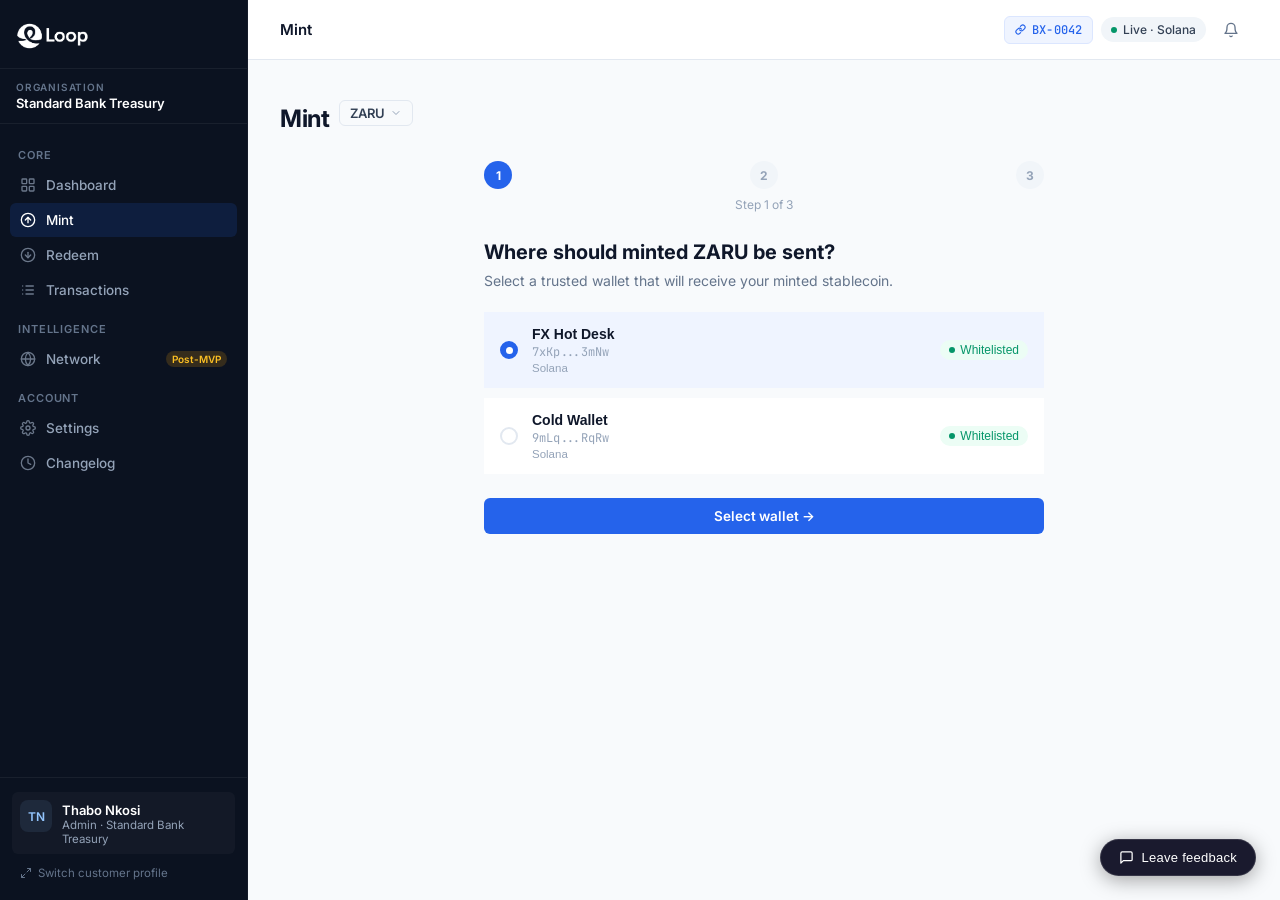
<file: 02-mint.html>
<!DOCTYPE html>
<html lang="en">
<head>
  <meta charset="UTF-8">
  <meta name="viewport" content="width=device-width, initial-scale=1.0">
  <title>Mint — Loop Customer Portal</title>

  <link rel="preconnect" href="https://fonts.googleapis.com">
  <link rel="preconnect" href="https://fonts.gstatic.com" crossorigin>
  <link href="https://fonts.googleapis.com/css2?family=Inter:wght@400;500;600;700&family=JetBrains+Mono:wght@400;500&display=swap" rel="stylesheet">

  <link rel="stylesheet" href="_tokens.css">
  <link rel="stylesheet" href="_components.css">

  <style>
    /* ── Nav anchors ────────────────────────────────────────── */
    a.nav-item { text-decoration: none; }

    /* ── Centered step flow ─────────────────────────────────── */
    .step-flow {
      max-width: 560px;
      margin: 0 auto;
    }

    /* ── Step indicator ─────────────────────────────────────── */
    .step-indicator {
      display: flex;
      flex-direction: column;
      align-items: center;
      margin-bottom: 28px;
    }
    .step-row {
      display: flex;
      align-items: center;
      width: 100%;
    }
    .step-num {
      width: 28px; height: 28px; border-radius: 50%;
      display: flex; align-items: center; justify-content: center;
      font-size: 12px; font-weight: 700;
      background: var(--ink-100); color: var(--ink-400);
      flex-shrink: 0; transition: background 200ms, color 200ms;
    }
    .step-num.active { background: var(--accent); color: white; }
    .step-num.done   { background: var(--emerald); color: white; }
    .step-connector {
      flex: 1; height: 2px; background: var(--ink-150); margin: 0 8px;
      transition: background 200ms;
    }
    .step-connector.done { background: var(--emerald); }
    .step-progress-label {
      font-size: 12px; color: var(--ink-400);
      margin-top: 8px; text-align: center;
    }

    /* ── Step panels ────────────────────────────────────────── */
    .step-panel { display: none; }
    .step-panel.active { display: block; }
    .step-heading {
      font-size: 20px; font-weight: 700; color: var(--ink-900);
      margin: 0 0 6px;
    }
    .step-sub {
      font-size: 14px; color: var(--ink-500);
      margin: 0 0 20px; line-height: 1.6;
    }

    /* ── Wallet option cards (Step 1) ───────────────────────── */
    .wallet-option {
      display: flex; align-items: center; gap: 14px;
      padding: 14px 16px;
      border: 2px solid var(--ink-150);
      border-radius: var(--radius-md);
      cursor: pointer; background: var(--white);
      margin-bottom: 10px; width: 100%; text-align: left;
      transition: border-color 150ms, background 150ms;
    }
    .wallet-option:hover { border-color: var(--accent); background: var(--accent-soft); }
    .wallet-option.selected { border-color: var(--accent); background: var(--accent-soft); }
    .wallet-option-meta { flex: 1; min-width: 0; }
    .wallet-option-name { font-size: 14px; font-weight: 600; color: var(--ink-900); }
    .wallet-option-addr {
      font-size: 12px; color: var(--ink-400);
      font-family: var(--font-mono); margin-top: 2px;
    }
    .wallet-option-network { font-size: 11.5px; color: var(--ink-400); margin-top: 2px; }
    .wallet-radio {
      width: 18px; height: 18px; border-radius: 50%;
      border: 2px solid var(--ink-200); flex-shrink: 0;
      display: flex; align-items: center; justify-content: center;
      transition: border-color 150ms, background 150ms;
    }
    .wallet-option.selected .wallet-radio { background: var(--accent); border-color: var(--accent); }
    .wallet-option.selected .wallet-radio::after {
      content: ''; display: block; width: 7px; height: 7px;
      border-radius: 50%; background: white;
    }

    /* ── EFT bank fields (Step 2) ───────────────────────────── */
    .eft-fields { display: flex; flex-direction: column; }
    .eft-field {
      display: flex; align-items: center; justify-content: space-between;
      padding: 11px 0; border-bottom: 1px solid var(--ink-100); gap: 12px;
    }
    .eft-field:last-child { border-bottom: none; padding-bottom: 0; }
    .eft-field-label { font-size: 12px; color: var(--ink-500); min-width: 110px; }
    .eft-field-value { font-size: 13.5px; font-weight: 600; color: var(--ink-900); flex: 1; }

    /* ── Confirmation box (Step 3) ──────────────────────────── */
    .confirm-box {
      background: var(--ink-50); border: 1.5px solid var(--ink-150);
      border-radius: var(--radius-md); padding: 20px; margin-bottom: 20px;
    }
    .confirm-box-body {
      font-size: 13.5px; color: var(--ink-700); line-height: 1.6; margin: 0 0 12px;
    }
    .confirm-box-note {
      font-size: 12.5px; color: var(--ink-500); line-height: 1.5; margin-top: 14px;
      padding-top: 14px; border-top: 1px solid var(--ink-150);
    }

    /* ── Step CTA row ───────────────────────────────────────── */
    .step-actions { display: flex; flex-direction: column; gap: 10px; margin-top: 24px; }
    .step-back {
      font-size: 13px; color: var(--ink-500); text-decoration: none;
      cursor: pointer; display: inline-flex; align-items: center; gap: 4px;
      background: none; border: none; padding: 0; margin-top: 4px;
    }
    .step-back:hover { color: var(--ink-900); }

    /* ── Reference number box (Step 2) ──────────────────────── */
    .ref-box {
      background: var(--accent-soft);
      border: 2px solid var(--accent-border);
      border-radius: var(--radius-md);
      padding: 16px 18px;
      margin-top: 20px;
    }
    .ref-box-header {
      display: flex; align-items: center; justify-content: space-between;
      margin-bottom: 8px;
    }
    .ref-box-label {
      font-size: 11px; font-weight: 700;
      text-transform: uppercase; letter-spacing: 0.07em; color: var(--accent);
    }
    .ref-box-value {
      font-family: var(--font-mono); font-size: 24px; font-weight: 700;
      color: var(--ink-900); letter-spacing: 0.04em;
    }
    .ref-box-note { font-size: 12px; color: var(--accent); font-weight: 500; margin-top: 8px; }
    .ref-box-copy { background: white; color: var(--accent); font-weight: 700; }
    .ref-box-copy:hover { background: var(--accent); color: white; }
    .ref-box-copy.copied { color: var(--emerald); }

    /* ── Asset selector pill ────────────────────────────────── */
    .asset-pill {
      display: inline-flex; align-items: center; gap: 5px;
      background: var(--ink-50); border: 1px solid var(--ink-200);
      border-radius: var(--radius-sm); padding: 4px 10px;
      font-size: 13px; font-weight: 600; color: var(--ink-700);
      cursor: default; position: relative;
    }
    .asset-pill svg { color: var(--ink-400); flex-shrink: 0; }
    .asset-pill[title]:hover::after {
      content: attr(title);
      position: absolute; top: calc(100% + 6px); left: 50%;
      transform: translateX(-50%);
      background: var(--ink-900); color: white;
      font-size: 11.5px; font-weight: 400; white-space: nowrap;
      padding: 5px 10px; border-radius: 4px;
      pointer-events: none; z-index: 100;
    }

    /* ── Bank selector pills ────────────────────────────────── */
    .bank-pill {
      padding: 7px 16px; border-radius: 999px; font-size: 13px; font-weight: 500;
      border: 1.5px solid var(--ink-200); background: white; color: var(--ink-700);
      cursor: pointer; transition: var(--t-fast); font-family: var(--font-sans);
    }
    .bank-pill:hover { border-color: var(--accent); color: var(--accent); background: var(--accent-soft); }
    .bank-pill.active { border-color: var(--accent); color: var(--accent); background: var(--accent-soft); font-weight: 600; }
  </style>
  <script src="_persona.js"></script>
</head>
<body>
<div class="app">

  <!-- ══════════════════════════════════════════════════════════
       SIDEBAR
  ══════════════════════════════════════════════════════════ -->
  <aside class="sidebar">

    <div class="sidebar-header">
      <div class="brand">
        <img src="logo-white.png" alt="Loop" class="brand-logo" />
      </div>
    </div>

    <div class="sidebar-org">
      <div class="org-label">Organisation</div>
      <div class="org-name">Standard Bank Treasury</div>
    </div>

    <nav class="sidebar-nav">
      <span class="nav-section-label">CORE</span>

      <a href="01-dashboard.html" class="nav-item">
        <svg class="icon" viewBox="0 0 24 24" fill="none" stroke="currentColor" stroke-width="2" stroke-linecap="round" stroke-linejoin="round">
          <rect x="3" y="3" width="7" height="7" rx="1"/><rect x="14" y="3" width="7" height="7" rx="1"/>
          <rect x="3" y="14" width="7" height="7" rx="1"/><rect x="14" y="14" width="7" height="7" rx="1"/>
        </svg>
        Dashboard
      </a>

      <a href="02-mint.html" class="nav-item active">
        <svg class="icon" viewBox="0 0 24 24" fill="none" stroke="currentColor" stroke-width="2" stroke-linecap="round" stroke-linejoin="round">
          <circle cx="12" cy="12" r="10"/><polyline points="16 12 12 8 8 12"/><line x1="12" y1="16" x2="12" y2="8"/>
        </svg>
        Mint
      </a>

      <a href="03-burn.html" class="nav-item">
        <svg class="icon" viewBox="0 0 24 24" fill="none" stroke="currentColor" stroke-width="2" stroke-linecap="round" stroke-linejoin="round">
          <circle cx="12" cy="12" r="10"/><polyline points="8 12 12 16 16 12"/><line x1="12" y1="8" x2="12" y2="16"/>
        </svg>
        Redeem
      </a>

      <a href="04-transactions.html" class="nav-item">
        <svg class="icon" viewBox="0 0 24 24" fill="none" stroke="currentColor" stroke-width="2" stroke-linecap="round" stroke-linejoin="round">
          <line x1="9" y1="6" x2="20" y2="6"/><line x1="9" y1="12" x2="20" y2="12"/><line x1="9" y1="18" x2="20" y2="18"/>
          <circle cx="4" cy="6"  r="1" fill="currentColor" stroke="none"/>
          <circle cx="4" cy="12" r="1" fill="currentColor" stroke="none"/>
          <circle cx="4" cy="18" r="1" fill="currentColor" stroke="none"/>
        </svg>
        Transactions
      </a>

      <span class="nav-section-label">INTELLIGENCE</span>


      <a href="07-network.html" class="nav-item">
        <svg class="icon" viewBox="0 0 24 24" fill="none" stroke="currentColor" stroke-width="2" stroke-linecap="round" stroke-linejoin="round">
          <circle cx="12" cy="12" r="10"/><line x1="2" y1="12" x2="22" y2="12"/>
          <path d="M12 2a15.3 15.3 0 0 1 4 10 15.3 15.3 0 0 1-4 10 15.3 15.3 0 0 1-4-10 15.3 15.3 0 0 1 4-10z"/>
        </svg>
        Network
        <span class="nav-badge">Post-MVP</span>
      </a>

      <span class="nav-section-label">ACCOUNT</span>

      <a href="08-settings.html" class="nav-item">
        <svg class="icon" viewBox="0 0 24 24" fill="none" stroke="currentColor" stroke-width="2" stroke-linecap="round" stroke-linejoin="round">
          <circle cx="12" cy="12" r="3"/>
          <path d="M19.4 15a1.65 1.65 0 0 0 .33 1.82l.06.06a2 2 0 0 1-2.83 2.83l-.06-.06a1.65 1.65 0 0 0-1.82-.33 1.65 1.65 0 0 0-1 1.51V21a2 2 0 0 1-4 0v-.09A1.65 1.65 0 0 0 9 19.4a1.65 1.65 0 0 0-1.82.33l-.06.06a2 2 0 0 1-2.83-2.83l.06-.06A1.65 1.65 0 0 0 4.68 15a1.65 1.65 0 0 0-1.51-1H3a2 2 0 0 1 0-4h.09A1.65 1.65 0 0 0 4.6 9a1.65 1.65 0 0 0-.33-1.82l-.06-.06a2 2 0 0 1 2.83-2.83l.06.06A1.65 1.65 0 0 0 9 4.68a1.65 1.65 0 0 0 1-1.51V3a2 2 0 0 1 4 0v.09a1.65 1.65 0 0 0 1 1.51 1.65 1.65 0 0 0 1.82-.33l.06-.06a2 2 0 0 1 2.83 2.83l-.06.06A1.65 1.65 0 0 0 19.4 9a1.65 1.65 0 0 0 1.51 1H21a2 2 0 0 1 0 4h-.09a1.65 1.65 0 0 0-1.51 1z"/>
        </svg>
        Settings
      </a>
      <a href="changelog.html" class="nav-item">
        <svg class="icon" viewBox="0 0 24 24" fill="none" stroke="currentColor" stroke-width="2" stroke-linecap="round" stroke-linejoin="round">
          <circle cx="12" cy="12" r="10"/><polyline points="12 6 12 12 16 14"/>
        </svg>
        Changelog
      </a>
    </nav>

    <div class="sidebar-footer">
      <div class="org-card">
        <div class="org-avatar">TN</div>
        <div>
          <div class="org-name">Thabo Nkosi</div>
          <div class="org-user">Admin · Standard Bank Treasury</div>
        </div>
      </div>
      <a href="index.html" class="switch-profile-link">
        <svg width="12" height="12" viewBox="0 0 24 24" fill="none"
          stroke="currentColor" stroke-width="2" stroke-linecap="round"
          stroke-linejoin="round">
          <polyline points="15 3 21 3 21 9"/>
          <polyline points="9 21 3 21 3 15"/>
          <line x1="21" y1="3" x2="14" y2="10"/>
          <line x1="3" y1="21" x2="10" y2="14"/>
        </svg>
        Switch customer profile
      </a>
    </div>

  </aside>

  <!-- ══════════════════════════════════════════════════════════
       MAIN CONTENT
  ══════════════════════════════════════════════════════════ -->
  <div class="content">

    <!-- ── Topbar ──────────────────────────────────────────── -->
    <header class="topbar">
      <span class="topbar-title">Mint</span>
      <div class="topbar-actions">
        <button class="bx-chip" onclick="copyToast('BX-0042')" title="Click to copy">
          <svg width="11" height="11" viewBox="0 0 24 24" fill="none" stroke="currentColor" stroke-width="2.5" stroke-linecap="round" stroke-linejoin="round">
            <path d="M10 13a5 5 0 0 0 7.54.54l3-3a5 5 0 0 0-7.07-7.07l-1.72 1.71"/>
            <path d="M14 11a5 5 0 0 0-7.54-.54l-3 3a5 5 0 0 0 7.07 7.07l1.71-1.71"/>
          </svg>
          BX-0042
        </button>
        <div class="status-dot">
          <span class="dot"></span>
          Live · Solana
        </div>
        <button class="icon-btn" title="Notifications" aria-label="Notifications">
          <svg width="16" height="16" viewBox="0 0 24 24" fill="none" stroke="currentColor" stroke-width="2" stroke-linecap="round" stroke-linejoin="round">
            <path d="M18 8A6 6 0 0 0 6 8c0 7-3 9-3 9h18s-3-2-3-9"/>
            <path d="M13.73 21a2 2 0 0 1-3.46 0"/>
          </svg>
        </button>
      </div>
    </header>

    <!-- ── Page ────────────────────────────────────────────── -->
    <main class="page">

      <div class="page-header">
        <div>
          <div style="display:flex; align-items:center; gap:10px;">
            <h1 class="page-title">Mint</h1>
            <div class="asset-pill" title="Additional assets (NAMU, KES) coming 2027">
              ZARU
              <svg width="12" height="12" viewBox="0 0 24 24" fill="none" stroke="currentColor" stroke-width="2" stroke-linecap="round" stroke-linejoin="round">
                <polyline points="6 9 12 15 18 9"/>
              </svg>
            </div>
          </div>
        </div>
      </div>

      <!-- ── Step flow ────────────────────────────────────────── -->
      <div class="step-flow">

        <!-- Step indicator -->
        <div class="step-indicator">
          <div class="step-row">
            <div class="step-num active" id="sn-1">1</div>
            <div class="step-connector" id="sc-1"></div>
            <div class="step-num" id="sn-2">2</div>
            <div class="step-connector" id="sc-2"></div>
            <div class="step-num" id="sn-3">3</div>
          </div>
          <span class="step-progress-label" id="step-label">Step 1 of 3</span>
        </div>

        <!-- ── Step 1: Select wallet ──────────────────────────── -->
        <div class="step-panel active" id="step-1">
          <h2 class="step-heading">Where should minted ZARU be sent?</h2>
          <p class="step-sub">Select a trusted wallet that will receive your minted stablecoin.</p>
          <div id="wallet-options"></div>
          <div class="step-actions">
            <button class="btn btn-primary" id="step1-continue" onclick="goToStep(2)" disabled>Select wallet →</button>
          </div>
        </div>

        <!-- ── Step 2: Create a request to mint ─────────────────── -->
        <div class="step-panel" id="step-2">
          <h2 class="step-heading">Create a request to mint</h2>
          <p class="step-sub">Make a transfer to Loop's bank account below. Your ZARU will be minted automatically once your deposit settles - no amount entry needed.</p>

          <!-- Warning banner -->
          <div class="alert alert-warning mb-4">
            <svg class="alert-icon" viewBox="0 0 24 24" fill="none" stroke="currentColor" stroke-width="2" stroke-linecap="round" stroke-linejoin="round">
              <path d="M10.29 3.86L1.82 18a2 2 0 0 0 1.71 3h16.94a2 2 0 0 0 1.71-3L13.71 3.86a2 2 0 0 0-3.42 0z"/>
              <line x1="12" y1="9" x2="12" y2="13"/><line x1="12" y1="17" x2="12.01" y2="17"/>
            </svg>
            <div>Always include <strong><span class="bx-ref-inline">BX-0042ZARU</span></strong> as your reference. Missing or incorrect references delay your mint by up to 1 business day.</div>
          </div>

          <!-- Bank account card -->
          <div class="card mb-4">
            <div class="card-header">
              <span class="card-title">Loop bank account</span>
              <span class="badge badge-info" id="step2-bank-badge">Standard Bank</span>
            </div>
            <div class="card-body">

              <!-- Bank selector -->
              <div class="form-group" style="margin-bottom:18px;">
                <label class="form-label">Select the bank you're using to make the transfer</label>
                <div class="form-hint" style="margin-bottom:10px;">Determines the correct Loop account for fastest settlement.</div>
                <div style="display:flex;flex-wrap:wrap;gap:8px;" id="bank-selector">
                  <button class="bank-pill active" data-bank="standard" onclick="selectBank('standard',this)">Standard Bank</button>
                  <button class="bank-pill" data-bank="absa" onclick="selectBank('absa',this)">ABSA</button>
                  <button class="bank-pill" data-bank="fnb" onclick="selectBank('fnb',this)">FNB</button>
                  <button class="bank-pill" data-bank="nedbank" onclick="selectBank('nedbank',this)">Nedbank</button>
                  <button class="bank-pill" data-bank="capitec" onclick="selectBank('capitec',this)">Capitec</button>
                  <button class="bank-pill" data-bank="other" onclick="selectBank('other',this)">Other</button>
                </div>
              </div>

              <!-- Settlement indicator -->
              <div class="alert alert-info mb-4" id="settlement-alert">
                <svg class="alert-icon" viewBox="0 0 24 24" fill="none" stroke="currentColor" stroke-width="2" stroke-linecap="round" stroke-linejoin="round">
                  <circle cx="12" cy="12" r="10"/><line x1="12" y1="8" x2="12" y2="12"/><line x1="12" y1="16" x2="12.01" y2="16"/>
                </svg>
                <div>
                  <div id="settlement-badge" style="margin-bottom:6px;"></div>
                  <span id="settlement-text"></span>
                </div>
              </div>

              <!-- Bank details table -->
              <div class="eft-fields" id="eft-fields"></div>

              <!-- Reference number — most prominent element -->
              <div class="ref-box">
                <div class="ref-box-header">
                  <span class="ref-box-label">Reference number</span>
                  <button class="copy-btn ref-box-copy" id="step2-bx-copy-btn" onclick="copyField('BX-0042ZARU', this)">
                    <svg width="12" height="12" viewBox="0 0 24 24" fill="none" stroke="currentColor" stroke-width="2" stroke-linecap="round" stroke-linejoin="round">
                      <rect x="9" y="9" width="13" height="13" rx="2"/><path d="M5 15H4a2 2 0 0 1-2-2V4a2 2 0 0 1 2-2h9a2 2 0 0 1 2 2v1"/>
                    </svg>
                    Copy
                  </button>
                </div>
                <div class="ref-box-value" id="step2-bx-ref-zaru">BX-0042ZARU</div>
                <div class="ref-box-note">Make sure to include in every transfer. The reference must match exactly. Do not alter or abbreviate.</div>
              </div>

            </div>
          </div>

          <div class="step-actions">
            <button class="btn btn-primary" onclick="goToStep(3)">I've made the transfer →</button>
            <button class="step-back" onclick="goToStep(1)">← Back</button>
          </div>
        </div>

        <!-- ── Step 3: Confirmation ───────────────────────────── -->
        <div class="step-panel" id="step-3">
          <h2 class="step-heading">Mint request submitted</h2>
          <p class="step-sub">Once it arrives, ZARU will be minted and sent to your ZARU wallet automatically — usually within 2–5 minutes.</p>

          <div class="confirm-box">
            <div style="display:flex;flex-direction:column;gap:0;">
              <div class="eft-field">
                <span class="eft-field-label">Receiving wallet</span>
                <span class="eft-field-value" id="confirm-wallet-name" style="text-align:right;">—</span>
              </div>
              <div class="eft-field">
                <span class="eft-field-label">Estimated time</span>
                <span class="eft-field-value" style="text-align:right;">1 to 2 hours</span>
              </div>
              <div class="eft-field" style="border-bottom:none;padding-bottom:0;">
                <span class="eft-field-label">Amount</span>
                <span class="eft-field-value" style="color:var(--ink-500);text-align:right;">Matches ZAR amount deposited</span>
              </div>
            </div>
            <div class="confirm-box-note">
              Your pending mint will appear on the Dashboard as soon as your deposit is detected. You can create another mint at any time while this one is in progress.
            </div>
          </div>

          <div class="alert alert-info mb-4" style="margin-top:16px;">
            <svg class="alert-icon" viewBox="0 0 24 24" fill="none" stroke="currentColor" stroke-width="2" stroke-linecap="round" stroke-linejoin="round">
              <circle cx="12" cy="12" r="10"/><polyline points="12 6 12 12 16 14"/>
            </svg>
            <div>Checking for deposit… This page will update automatically once your deposit lands.</div>
          </div>

          <div class="step-actions">
            <button class="btn btn-secondary" onclick="location.href='01-dashboard.html' + window.location.search">
              <svg class="icon" viewBox="0 0 24 24" fill="none" stroke="currentColor" stroke-width="2" stroke-linecap="round" stroke-linejoin="round">
                <rect x="3" y="3" width="7" height="7" rx="1"/><rect x="14" y="3" width="7" height="7" rx="1"/>
                <rect x="3" y="14" width="7" height="7" rx="1"/><rect x="14" y="14" width="7" height="7" rx="1"/>
              </svg>
              Back to Dashboard
            </button>
            <button class="step-back" onclick="goToStep(1)">← Start another mint</button>
          </div>
        </div>

      </div><!-- /step-flow -->

    </main>
  </div>
</div>

<!-- ── Toast ───────────────────────────────────────────────── -->
<div class="toast" id="toast">
  <svg width="13" height="13" viewBox="0 0 24 24" fill="none" stroke="currentColor" stroke-width="2.5" stroke-linecap="round" stroke-linejoin="round">
    <polyline points="20 6 9 17 4 12"/>
  </svg>
  <span id="toast-msg">Copied to clipboard</span>
</div>

<!-- Inline toast style (shared with other pages) -->
<style>
  .toast {
    position: fixed; bottom: 24px; right: 24px;
    background: var(--ink-900); color: white;
    padding: 10px 16px; border-radius: var(--radius-sm);
    font-size: 13px; font-weight: 500;
    opacity: 0; transform: translateY(8px);
    transition: opacity 180ms ease, transform 180ms ease;
    pointer-events: none; z-index: 1000;
    display: flex; align-items: center; gap: 8px;
    box-shadow: var(--shadow-lg);
  }
  .toast.show { opacity: 1; transform: translateY(0); }
</style>

<script>
  /* ── Persona init ───────────────────────────────────────── */
  var persona = applyConnectionState(getPersona());
  preservePersonaLinks();

  /* ── Sidebar / topbar persona DOM ──────────────────────── */
  (function () {
    var _so = document.querySelector('.sidebar-org .org-name');
    if (_so) _so.textContent = persona.orgName;
    var _av = document.querySelector('.org-avatar');
    if (_av) _av.textContent = persona.userInitials;
    var _on = document.querySelector('.org-card .org-name');
    if (_on) _on.textContent = persona.userName;
    var _ou = document.querySelector('.org-user');
    if (_ou) _ou.textContent = persona.userRole + ' \xB7 ' + persona.orgName;
    document.querySelectorAll('.bx-chip').forEach(function (el) {
      el.innerHTML = el.innerHTML.replace(/BX-\d+/g, persona.bxRef);
      var oc = el.getAttribute('onclick');
      if (oc) el.setAttribute('onclick', oc.replace(/BX-\d+/g, persona.bxRef));
    });
  }());

  /* ── Step state ─────────────────────────────────────────── */
  var selectedWalletIdx = -1;

  function goToStep(n) {
    [1, 2, 3].forEach(function (i) {
      document.getElementById('step-' + i).classList.toggle('active', i === n);
      var sn = document.getElementById('sn-' + i);
      sn.classList.remove('active', 'done');
      if (i < n) sn.classList.add('done');
      else if (i === n) sn.classList.add('active');
    });
    [1, 2].forEach(function (i) {
      document.getElementById('sc-' + i).classList.toggle('done', i < n);
    });
    document.getElementById('step-label').textContent = 'Step ' + n + ' of 3';
    if (n === 3) {
      var wallets = persona.wallets || (persona.primaryWallet ? [persona.primaryWallet] : []);
      var wallet = wallets[selectedWalletIdx] || wallets[0];
      var cw = document.getElementById('confirm-wallet-name');
      if (cw) cw.textContent = wallet ? wallet.label : '—';
    }
    window.scrollTo(0, 0);
  }

  /* ── Wallet rendering (Step 1) ──────────────────────────── */
  function renderWallets() {
    var container = document.getElementById('wallet-options');
    if (!container) return;
    var wallets = persona.wallets || (persona.primaryWallet ? [persona.primaryWallet] : []);
    if (!wallets.length) {
      container.innerHTML = '<p class="text-muted text-sm">No whitelisted wallets found. Visit <a href="08-settings.html" style="color:var(--accent)">Settings</a> to add one.</p>';
      return;
    }
    container.innerHTML = wallets.map(function (w, i) {
      return '<button class="wallet-option' + (i === 0 ? ' selected' : '') + '" onclick="selectWallet(' + i + ', this)">'
        + '<div class="wallet-radio"></div>'
        + '<div class="wallet-option-meta">'
        + '<div class="wallet-option-name">' + w.label + '</div>'
        + '<div class="wallet-option-addr">' + w.addressShort + '</div>'
        + '<div class="wallet-option-network">' + (w.network || 'Solana') + '</div>'
        + '</div>'
        + '<span class="badge badge-success"><span class="dot"></span>Whitelisted</span>'
        + '</button>';
    }).join('');
    selectedWalletIdx = 0;
    var btn = document.getElementById('step1-continue');
    if (btn) btn.removeAttribute('disabled');
  }

  function selectWallet(idx) {
    selectedWalletIdx = idx;
    document.querySelectorAll('.wallet-option').forEach(function (el, i) {
      el.classList.toggle('selected', i === idx);
    });
    var btn = document.getElementById('step1-continue');
    if (btn) btn.removeAttribute('disabled');
  }

  /* ── BX ref fields ──────────────────────────────────────── */
  function updateBxFields() {
    var bxZaru = persona.bxRef + 'ZARU';
    document.querySelectorAll('.bx-ref-inline').forEach(function (el) {
      el.textContent = bxZaru;
    });
    var refDisplay = document.getElementById('step2-bx-ref-zaru');
    if (refDisplay) refDisplay.textContent = bxZaru;
    var refBtn = document.getElementById('step2-bx-copy-btn');
    if (refBtn) refBtn.setAttribute('onclick', 'copyField(\'' + bxZaru + '\', this)');
  }

  /* ── Bank account data ──────────────────────────────────── */
  var LOOP_BANK_ACCOUNTS = {
    standard: {
      bank: 'Standard Bank', accountName: 'Loop Financial Technologies (Pty) Ltd',
      accountNumber: '012 345 678', branchCode: '051 001', accountType: 'Business Current',
      settlementNote: 'Instant settlement available — same-day processing during banking hours.',
      settlementBadge: 'instant',
    },
    absa: {
      bank: 'Standard Bank (via ABSA)', accountName: 'Loop Financial Technologies (Pty) Ltd',
      accountNumber: '012 345 678', branchCode: '051 001', accountType: 'Business Current',
      settlementNote: 'Inter-bank EFT: typically settles within 1–2 hours during banking hours.',
      settlementBadge: 'standard',
    },
    fnb: {
      bank: 'Standard Bank (via FNB)', accountName: 'Loop Financial Technologies (Pty) Ltd',
      accountNumber: '012 345 678', branchCode: '051 001', accountType: 'Business Current',
      settlementNote: 'Inter-bank EFT: typically settles within 1–2 hours during banking hours.',
      settlementBadge: 'standard',
    },
    nedbank: {
      bank: 'Standard Bank (via Nedbank)', accountName: 'Loop Financial Technologies (Pty) Ltd',
      accountNumber: '012 345 678', branchCode: '051 001', accountType: 'Business Current',
      settlementNote: 'Inter-bank EFT: typically settles within 1–2 hours during banking hours.',
      settlementBadge: 'standard',
    },
    capitec: {
      bank: 'Standard Bank (via Capitec)', accountName: 'Loop Financial Technologies (Pty) Ltd',
      accountNumber: '012 345 678', branchCode: '051 001', accountType: 'Business Current',
      settlementNote: 'Inter-bank EFT: typically settles within 1–2 hours during banking hours.',
      settlementBadge: 'standard',
    },
    other: {
      bank: 'Standard Bank', accountName: 'Loop Financial Technologies (Pty) Ltd',
      accountNumber: '012 345 678', branchCode: '051 001', accountType: 'Business Current',
      settlementNote: 'Inter-bank EFT processing times vary. Contact your RM if you need same-day settlement.',
      settlementBadge: 'standard',
    },
  };

  /* ── Bank selector ──────────────────────────────────────── */
  function selectBank(slug, btn) {
    document.querySelectorAll('#bank-selector .bank-pill').forEach(function (p) { p.classList.remove('active'); });
    if (btn) btn.classList.add('active');
    var acct = LOOP_BANK_ACCOUNTS[slug] || LOOP_BANK_ACCOUNTS['standard'];
    var badgeEl = document.getElementById('step2-bank-badge');
    if (badgeEl) badgeEl.textContent = acct.bank;
    var fields = document.getElementById('eft-fields');
    if (fields) {
      var copyIcon = '<svg width="12" height="12" viewBox="0 0 24 24" fill="none" stroke="currentColor" stroke-width="2" stroke-linecap="round" stroke-linejoin="round"><rect x="9" y="9" width="13" height="13" rx="2"/><path d="M5 15H4a2 2 0 0 1-2-2V4a2 2 0 0 1 2-2h9a2 2 0 0 1 2 2v1"/></svg>';
      fields.innerHTML = [
        { label: 'Bank',           value: acct.bank,           copy: false, mono: false },
        { label: 'Account name',   value: acct.accountName,    copy: true,  mono: false },
        { label: 'Account number', value: acct.accountNumber,  copy: true,  mono: true  },
        { label: 'Branch code',    value: acct.branchCode,     copy: true,  mono: true  },
        { label: 'Account type',   value: acct.accountType,    copy: false, mono: false },
      ].map(function (f, idx, arr) {
        var isLast = idx === arr.length - 1;
        var valStyle = f.mono ? 'font-family:var(--font-mono);' : '';
        var copyBtn = f.copy
          ? '<button class="copy-btn" onclick="copyField(\'' + f.value.replace(/\s/g,'') + '\',this)">' + copyIcon + 'Copy</button>'
          : '';
        return '<div class="eft-field' + (isLast ? '" style="border-bottom:none;padding-bottom:0;"' : '"') + '>'
          + '<span class="eft-field-label">' + f.label + '</span>'
          + '<span class="eft-field-value" style="' + valStyle + '">' + f.value + '</span>'
          + copyBtn + '</div>';
      }).join('');
    }
    var alertEl  = document.getElementById('settlement-alert');
    var settleBadge = document.getElementById('settlement-badge');
    var settleText  = document.getElementById('settlement-text');
    if (alertEl && settleBadge && settleText) {
      var isInstant = acct.settlementBadge === 'instant';
      alertEl.className = 'alert ' + (isInstant ? 'alert-success' : 'alert-info') + ' mb-4';
      settleBadge.innerHTML = isInstant
        ? '<span class="badge badge-success"><span class="dot"></span>Instant settlement available</span>'
        : '<span class="badge badge-neutral"><span class="dot"></span>Standard transfer</span>';
      settleText.textContent = acct.settlementNote;
    }
  }

  /* ── Default bank from persona ──────────────────────────── */
  (function () {
    var map = { 'standard bank': 'standard', 'absa': 'absa', 'fnb': 'fnb', 'nedbank': 'nedbank', 'capitec': 'capitec' };
    var slug = map[(persona.bankName || '').toLowerCase()] || 'standard';
    var btn = document.querySelector('#bank-selector [data-bank="' + slug + '"]');
    selectBank(slug, btn);
  }());

  /* ── Copy field ─────────────────────────────────────────── */
  function copyField(value, btn) {
    navigator.clipboard.writeText(value).then(function () {
      var prev = btn.innerHTML;
      btn.classList.add('copied');
      btn.innerHTML = '<svg width="12" height="12" viewBox="0 0 24 24" fill="none" stroke="currentColor" stroke-width="2.5" stroke-linecap="round" stroke-linejoin="round"><polyline points="20 6 9 17 4 12"/></svg> Copied!';
      setTimeout(function () { btn.classList.remove('copied'); btn.innerHTML = prev; }, 2000);
    });
  }

  /* ── Topbar chip copy ───────────────────────────────────── */
  function copyToast(value) {
    navigator.clipboard.writeText(value).then(function () {
      var toast = document.getElementById('toast');
      document.getElementById('toast-msg').textContent = 'Copied to clipboard';
      toast.classList.add('show');
      setTimeout(function () { toast.classList.remove('show'); }, 2200);
    });
  }

  /* ── Init ───────────────────────────────────────────────── */
  renderWallets();
  updateBxFields();
</script>
  <!-- Feedback widget -->
  <script src="_feedback-config.js"></script>
  <script src="_feedback.js"></script>
</body>
</html>
</file>
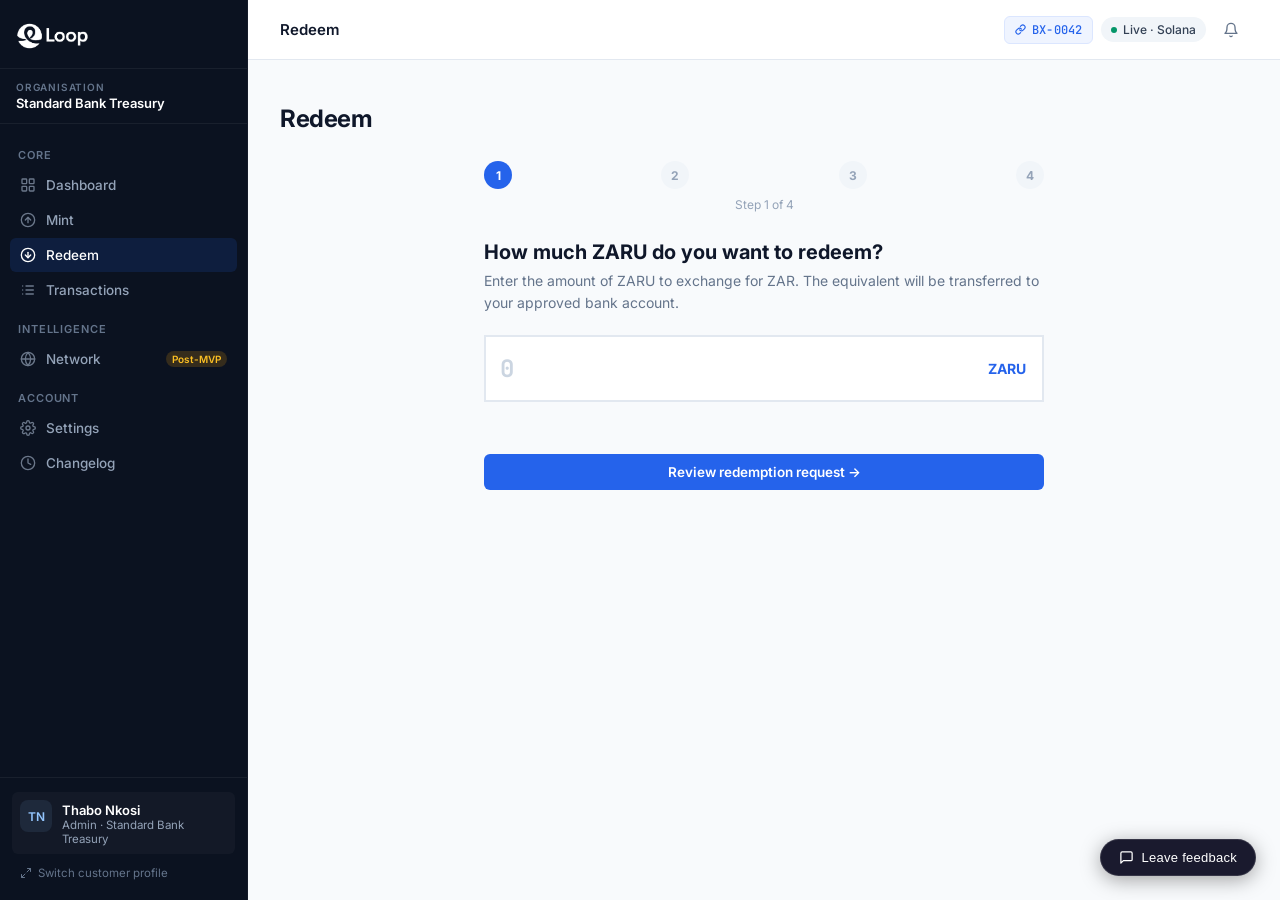
<file: 03-burn.html>
<!DOCTYPE html>
<html lang="en">
<head>
  <meta charset="UTF-8">
  <meta name="viewport" content="width=device-width, initial-scale=1.0">
  <title>Redeem — Loop Customer Portal</title>

  <link rel="preconnect" href="https://fonts.googleapis.com">
  <link rel="preconnect" href="https://fonts.gstatic.com" crossorigin>
  <link href="https://fonts.googleapis.com/css2?family=Inter:wght@400;500;600;700&family=JetBrains+Mono:wght@400;500&display=swap" rel="stylesheet">

  <link rel="stylesheet" href="_tokens.css">
  <link rel="stylesheet" href="_components.css">

  <style>
    /* ── Nav anchors ────────────────────────────────────────── */
    a.nav-item { text-decoration: none; }

    /* ── Centered step flow ─────────────────────────────────── */
    .step-flow { max-width: 560px; margin: 0 auto; }

    /* ── Step indicator ─────────────────────────────────────── */
    .step-indicator { display: flex; flex-direction: column; align-items: center; margin-bottom: 28px; }
    .step-row { display: flex; align-items: center; width: 100%; }
    .step-num {
      width: 28px; height: 28px; border-radius: 50%;
      display: flex; align-items: center; justify-content: center;
      font-size: 12px; font-weight: 700;
      background: var(--ink-100); color: var(--ink-400);
      flex-shrink: 0; transition: background 200ms, color 200ms;
    }
    .step-num.active { background: var(--accent); color: white; }
    .step-num.done   { background: var(--emerald); color: white; }
    .step-connector { flex: 1; height: 2px; background: var(--ink-150); margin: 0 8px; transition: background 200ms; }
    .step-connector.done { background: var(--emerald); }
    .step-progress-label { font-size: 12px; color: var(--ink-400); margin-top: 8px; text-align: center; }

    /* ── Step panels ────────────────────────────────────────── */
    .step-panel { display: none; }
    .step-panel.active { display: block; }
    .step-heading { font-size: 20px; font-weight: 700; color: var(--ink-900); margin: 0 0 6px; }
    .step-sub { font-size: 14px; color: var(--ink-500); margin: 0 0 20px; line-height: 1.6; }

    /* ── Step CTA row ───────────────────────────────────────── */
    .step-actions { display: flex; flex-direction: column; gap: 10px; margin-top: 24px; }
    .step-back {
      font-size: 13px; color: var(--ink-500); text-decoration: none;
      cursor: pointer; display: inline-flex; align-items: center; gap: 4px;
      background: none; border: none; padding: 0; margin-top: 4px;
    }
    .step-back:hover { color: var(--ink-900); }

    /* ── Amount input (Step 1) ──────────────────────────────── */
    .balance-hint {
      display: flex; align-items: center; justify-content: space-between;
      background: var(--ink-50); border: 1px solid var(--ink-150);
      border-radius: var(--radius-sm); padding: 10px 14px;
      margin-bottom: 16px;
    }
    .balance-hint-label { font-size: 12px; color: var(--ink-500); }
    .balance-hint-value { font-family: var(--font-mono); font-size: 14px; font-weight: 700; color: var(--ink-900); }
    .balance-hint-unit  { font-size: 11px; color: var(--ink-400); margin-left: 4px; }
    .amount-input-wrap {
      position: relative; display: flex; align-items: center;
      border: 2px solid var(--ink-200); border-radius: var(--radius-md);
      background: white; transition: border-color 150ms;
      overflow: hidden;
    }
    .amount-input-wrap:focus-within { border-color: var(--accent); }
    .amount-input {
      flex: 1; border: none; outline: none;
      font-family: var(--font-mono); font-size: 24px; font-weight: 700;
      color: var(--ink-900); padding: 16px 14px;
      background: transparent;
    }
    .amount-input::placeholder { color: var(--ink-300); }
    .amount-input-unit {
      font-size: 14px; font-weight: 700; color: var(--accent);
      padding-right: 16px; flex-shrink: 0;
    }
    .zar-equiv {
      font-size: 13px; color: var(--ink-500);
      margin-top: 8px; font-family: var(--font-mono);
      min-height: 20px;
    }
    .zar-equiv.has-value { color: var(--ink-700); }

    /* ── Payout account (Step 2) ───────────────────────────── */
    .payout-row {
      display: flex; align-items: center; gap: 14px;
      padding: 16px; background: var(--ink-50);
      border: 1.5px solid var(--ink-150); border-radius: var(--radius-md);
      margin-bottom: 12px;
    }
    .payout-icon {
      width: 40px; height: 40px; border-radius: var(--radius-sm);
      background: white; border: 1px solid var(--ink-200);
      display: grid; place-items: center; flex-shrink: 0; color: var(--ink-500);
    }
    .payout-bank  { font-size: 14px; font-weight: 600; color: var(--ink-900); }
    .payout-acct  { font-family: var(--font-mono); font-size: 12.5px; color: var(--ink-500); margin-top: 2px; }
    .payout-change-note { font-size: 12px; color: var(--ink-400); line-height: 1.5; margin-bottom: 20px; }
    .payout-change-note a { color: var(--accent); font-weight: 500; }

    /* ── Redemption summary box (Step 2) ────────────────────── */
    .redeem-summary {
      background: var(--ink-50); border: 1.5px solid var(--ink-150);
      border-radius: var(--radius-md); padding: 20px; margin-bottom: 4px;
    }
    .redeem-summary-row {
      display: flex; align-items: center; justify-content: space-between;
      padding: 8px 0; border-bottom: 1px solid var(--ink-150);
    }
    .redeem-summary-row:last-child { border-bottom: none; padding-bottom: 0; }
    .redeem-summary-label { font-size: 13px; color: var(--ink-500); }
    .redeem-summary-value { font-size: 13.5px; font-weight: 600; color: var(--ink-900); font-family: var(--font-mono); }
    .redeem-summary-value.highlight { color: var(--emerald); }

    /* ── Confirmation screen (Step 3) ───────────────────────── */
    .confirm-box {
      background: var(--ink-50); border: 1.5px solid var(--ink-150);
      border-radius: var(--radius-md); padding: 20px; margin-bottom: 20px;
    }
    .confirm-box-note {
      font-size: 12.5px; color: var(--ink-500); line-height: 1.5; margin-top: 14px;
      padding-top: 14px; border-top: 1px solid var(--ink-150);
    }
    .eft-field {
      display: flex; align-items: center; justify-content: space-between;
      padding: 10px 0; border-bottom: 1px solid var(--ink-100); gap: 12px;
    }
    .eft-field:last-child { border-bottom: none; padding-bottom: 0; }
    .eft-field-label { font-size: 12px; color: var(--ink-500); }
    .eft-field-value { font-size: 13.5px; font-weight: 600; color: var(--ink-900); text-align: right; }

    /* ── Burn address box (Step 3) ──────────────────────────── */
    .burn-addr-box {
      background: var(--accent-soft);
      border: 2px solid var(--accent-border);
      border-radius: var(--radius-md);
      padding: 16px 18px;
      margin-bottom: 20px;
    }
    .burn-addr-header {
      display: flex; align-items: center; justify-content: space-between;
      margin-bottom: 8px;
    }
    .burn-addr-label {
      font-size: 11px; font-weight: 700;
      text-transform: uppercase; letter-spacing: 0.07em; color: var(--accent);
    }
    .burn-addr-value {
      font-family: var(--font-mono); font-size: 13px; font-weight: 600;
      color: var(--ink-900); word-break: break-all; line-height: 1.5;
      margin-bottom: 8px;
    }
    .burn-addr-note { font-size: 12px; color: var(--accent); font-weight: 500; margin-top: 4px; }
    .burn-addr-copy { background: white; color: var(--accent); font-weight: 700; }
    .burn-addr-copy:hover { background: var(--accent); color: white; }
    .burn-addr-copy.copied { color: var(--emerald); }

    /* ── Send amount display (Step 3) ───────────────────────── */
    .send-amount-box {
      background: var(--ink-50); border: 1.5px solid var(--ink-150);
      border-radius: var(--radius-md); padding: 16px 20px;
      display: flex; align-items: center; justify-content: space-between;
      margin-bottom: 20px;
    }
    .send-amount-label { font-size: 12px; color: var(--ink-500); }
    .send-amount-value {
      font-family: var(--font-mono); font-size: 20px; font-weight: 700;
      color: var(--ink-900);
    }
    .send-amount-unit { font-size: 13px; font-weight: 600; color: var(--accent); margin-left: 6px; }

    /* ── Toast ──────────────────────────────────────────────── */
    .toast {
      position: fixed; bottom: 24px; right: 24px;
      background: var(--ink-900); color: white;
      padding: 10px 16px; border-radius: var(--radius-sm);
      font-size: 13px; font-weight: 500;
      opacity: 0; transform: translateY(8px);
      transition: opacity 180ms ease, transform 180ms ease;
      pointer-events: none; z-index: 1000;
      display: flex; align-items: center; gap: 8px;
      box-shadow: var(--shadow-lg);
    }
    .toast.show { opacity: 1; transform: translateY(0); }
  </style>
  <script src="_persona.js"></script>
</head>
<body>
<div class="app">

  <!-- ══════════════════════════════════════════════════════════
       SIDEBAR
  ══════════════════════════════════════════════════════════ -->
  <aside class="sidebar">
    <div class="sidebar-header">
      <div class="brand">
        <img src="logo-white.png" alt="Loop" class="brand-logo" />
      </div>
    </div>

    <div class="sidebar-org">
      <div class="org-label">Organisation</div>
      <div class="org-name">Standard Bank Treasury</div>
    </div>

    <nav class="sidebar-nav">
      <span class="nav-section-label">CORE</span>

      <a href="01-dashboard.html" class="nav-item">
        <svg class="icon" viewBox="0 0 24 24" fill="none" stroke="currentColor" stroke-width="2" stroke-linecap="round" stroke-linejoin="round">
          <rect x="3" y="3" width="7" height="7" rx="1"/><rect x="14" y="3" width="7" height="7" rx="1"/>
          <rect x="3" y="14" width="7" height="7" rx="1"/><rect x="14" y="14" width="7" height="7" rx="1"/>
        </svg>
        Dashboard
      </a>

      <a href="02-mint.html" class="nav-item">
        <svg class="icon" viewBox="0 0 24 24" fill="none" stroke="currentColor" stroke-width="2" stroke-linecap="round" stroke-linejoin="round">
          <circle cx="12" cy="12" r="10"/><polyline points="16 12 12 8 8 12"/><line x1="12" y1="16" x2="12" y2="8"/>
        </svg>
        Mint
      </a>

      <a href="03-burn.html" class="nav-item active">
        <svg class="icon" viewBox="0 0 24 24" fill="none" stroke="currentColor" stroke-width="2" stroke-linecap="round" stroke-linejoin="round">
          <circle cx="12" cy="12" r="10"/><polyline points="8 12 12 16 16 12"/><line x1="12" y1="8" x2="12" y2="16"/>
        </svg>
        Redeem
      </a>

      <a href="04-transactions.html" class="nav-item">
        <svg class="icon" viewBox="0 0 24 24" fill="none" stroke="currentColor" stroke-width="2" stroke-linecap="round" stroke-linejoin="round">
          <line x1="9" y1="6" x2="20" y2="6"/><line x1="9" y1="12" x2="20" y2="12"/><line x1="9" y1="18" x2="20" y2="18"/>
          <circle cx="4" cy="6"  r="1" fill="currentColor" stroke="none"/>
          <circle cx="4" cy="12" r="1" fill="currentColor" stroke="none"/>
          <circle cx="4" cy="18" r="1" fill="currentColor" stroke="none"/>
        </svg>
        Transactions
      </a>

      <span class="nav-section-label">INTELLIGENCE</span>

      <a href="07-network.html" class="nav-item">
        <svg class="icon" viewBox="0 0 24 24" fill="none" stroke="currentColor" stroke-width="2" stroke-linecap="round" stroke-linejoin="round">
          <circle cx="12" cy="12" r="10"/><line x1="2" y1="12" x2="22" y2="12"/>
          <path d="M12 2a15.3 15.3 0 0 1 4 10 15.3 15.3 0 0 1-4 10 15.3 15.3 0 0 1-4-10 15.3 15.3 0 0 1 4-10z"/>
        </svg>
        Network
        <span class="nav-badge">Post-MVP</span>
      </a>

      <span class="nav-section-label">ACCOUNT</span>

      <a href="08-settings.html" class="nav-item">
        <svg class="icon" viewBox="0 0 24 24" fill="none" stroke="currentColor" stroke-width="2" stroke-linecap="round" stroke-linejoin="round">
          <circle cx="12" cy="12" r="3"/>
          <path d="M19.4 15a1.65 1.65 0 0 0 .33 1.82l.06.06a2 2 0 0 1-2.83 2.83l-.06-.06a1.65 1.65 0 0 0-1.82-.33 1.65 1.65 0 0 0-1 1.51V21a2 2 0 0 1-4 0v-.09A1.65 1.65 0 0 0 9 19.4a1.65 1.65 0 0 0-1.82.33l-.06.06a2 2 0 0 1-2.83-2.83l.06-.06A1.65 1.65 0 0 0 4.68 15a1.65 1.65 0 0 0-1.51-1H3a2 2 0 0 1 0-4h.09A1.65 1.65 0 0 0 4.6 9a1.65 1.65 0 0 0-.33-1.82l-.06-.06a2 2 0 0 1 2.83-2.83l.06.06A1.65 1.65 0 0 0 9 4.68a1.65 1.65 0 0 0 1-1.51V3a2 2 0 0 1 4 0v.09a1.65 1.65 0 0 0 1 1.51 1.65 1.65 0 0 0 1.82-.33l.06-.06a2 2 0 0 1 2.83 2.83l-.06.06A1.65 1.65 0 0 0 19.4 9a1.65 1.65 0 0 0 1.51 1H21a2 2 0 0 1 0 4h-.09a1.65 1.65 0 0 0-1.51 1z"/>
        </svg>
        Settings
      </a>
      <a href="changelog.html" class="nav-item">
        <svg class="icon" viewBox="0 0 24 24" fill="none" stroke="currentColor" stroke-width="2" stroke-linecap="round" stroke-linejoin="round">
          <circle cx="12" cy="12" r="10"/><polyline points="12 6 12 12 16 14"/>
        </svg>
        Changelog
      </a>
    </nav>

    <div class="sidebar-footer">
      <div class="org-card">
        <div class="org-avatar">TN</div>
        <div>
          <div class="org-name">Thabo Nkosi</div>
          <div class="org-user">Admin · Standard Bank Treasury</div>
        </div>
      </div>
      <a href="index.html" class="switch-profile-link">
        <svg width="12" height="12" viewBox="0 0 24 24" fill="none"
          stroke="currentColor" stroke-width="2" stroke-linecap="round"
          stroke-linejoin="round">
          <polyline points="15 3 21 3 21 9"/>
          <polyline points="9 21 3 21 3 15"/>
          <line x1="21" y1="3" x2="14" y2="10"/>
          <line x1="3" y1="21" x2="10" y2="14"/>
        </svg>
        Switch customer profile
      </a>
    </div>
  </aside>

  <!-- ══════════════════════════════════════════════════════════
       MAIN CONTENT
  ══════════════════════════════════════════════════════════ -->
  <div class="content">

    <!-- ── Topbar ──────────────────────────────────────────── -->
    <header class="topbar">
      <span class="topbar-title">Redeem</span>
      <div class="topbar-actions">
        <button class="bx-chip" onclick="copyToast('BX-0042')" title="Click to copy">
          <svg width="11" height="11" viewBox="0 0 24 24" fill="none" stroke="currentColor" stroke-width="2.5" stroke-linecap="round" stroke-linejoin="round">
            <path d="M10 13a5 5 0 0 0 7.54.54l3-3a5 5 0 0 0-7.07-7.07l-1.72 1.71"/>
            <path d="M14 11a5 5 0 0 0-7.54-.54l-3 3a5 5 0 0 0 7.07 7.07l1.71-1.71"/>
          </svg>
          BX-0042
        </button>
        <div class="status-dot">
          <span class="dot"></span>
          Live · Solana
        </div>
        <button class="icon-btn" title="Notifications" aria-label="Notifications">
          <svg width="16" height="16" viewBox="0 0 24 24" fill="none" stroke="currentColor" stroke-width="2" stroke-linecap="round" stroke-linejoin="round">
            <path d="M18 8A6 6 0 0 0 6 8c0 7-3 9-3 9h18s-3-2-3-9"/>
            <path d="M13.73 21a2 2 0 0 1-3.46 0"/>
          </svg>
        </button>
      </div>
    </header>

    <!-- ── Page ────────────────────────────────────────────── -->
    <main class="page">

      <div class="page-header">
        <div>
          <h1 class="page-title">Redeem</h1>
        </div>
      </div>

      <!-- ── Step flow ────────────────────────────────────────── -->
      <div class="step-flow">

        <!-- Step indicator -->
        <div class="step-indicator">
          <div class="step-row">
            <div class="step-num active" id="sn-1">1</div>
            <div class="step-connector" id="sc-1"></div>
            <div class="step-num" id="sn-2">2</div>
            <div class="step-connector" id="sc-2"></div>
            <div class="step-num" id="sn-3">3</div>
            <div class="step-connector" id="sc-3"></div>
            <div class="step-num" id="sn-4">4</div>
          </div>
          <span class="step-progress-label" id="step-label">Step 1 of 4</span>
        </div>

        <!-- ── Step 1: Enter amount ──────────────────────────── -->
        <div class="step-panel active" id="step-1">
          <h2 class="step-heading">How much ZARU do you want to redeem?</h2>
          <p class="step-sub">Enter the amount of ZARU to exchange for ZAR. The equivalent will be transferred to your approved bank account.</p>

          <!-- Available balance (Luno-linked only) -->
          <div id="balance-hint-wrap" style="display:none;">
            <div class="balance-hint">
              <span class="balance-hint-label">Available to redeem</span>
              <span>
                <span class="balance-hint-value" id="balance-display">—</span>
                <span class="balance-hint-unit">ZARU</span>
              </span>
            </div>
          </div>

          <!-- Amount input -->
          <div class="amount-input-wrap">
            <input
              class="amount-input"
              id="amount-input"
              type="number"
              min="1"
              step="1"
              placeholder="0"
              oninput="onAmountInput(this.value)"
            />
            <span class="amount-input-unit">ZARU</span>
          </div>
          <div class="zar-equiv" id="zar-equiv"></div>

          <div class="step-actions">
            <button class="btn btn-primary" id="step1-continue" onclick="goToStep(2)" disabled>Review redemption request →</button>
          </div>
        </div>

        <!-- ── Step 2: Confirm payout details ───────────────── -->
        <div class="step-panel" id="step-2">
          <h2 class="step-heading">Confirm redemption request</h2>
          <p class="step-sub">ZAR will be paid to the account below within 1–2 business days.</p>

          <!-- Payout account (read-only) -->
          <div class="payout-row">
            <div class="payout-icon">
              <svg width="18" height="18" viewBox="0 0 24 24" fill="none" stroke="currentColor" stroke-width="2" stroke-linecap="round" stroke-linejoin="round">
                <rect x="1" y="4" width="22" height="16" rx="2"/><line x1="1" y1="10" x2="23" y2="10"/>
              </svg>
            </div>
            <div>
              <div class="payout-bank" id="payout-bank-name">Standard Bank</div>
              <div class="payout-acct" id="payout-acct-masked">Account ending ••••7412</div>
            </div>
          </div>

          <p class="payout-change-note">
            Need to change your payout account? Go to
            <a href="08-settings.html">Settings → Request a Change</a>.
            Changes take up to 2 business days to take effect.
          </p>

          <!-- Redemption summary -->
          <div class="redeem-summary">
            <div class="redeem-summary-row">
              <span class="redeem-summary-label">You are redeeming</span>
              <span class="redeem-summary-value" id="summary-zaru">— ZARU</span>
            </div>
            <div class="redeem-summary-row">
              <span class="redeem-summary-label">Estimated ZAR payout</span>
              <span class="redeem-summary-value highlight" id="summary-zar">— ZAR</span>
            </div>
            <div class="redeem-summary-row">
              <span class="redeem-summary-label">Settlement time</span>
              <span class="redeem-summary-value" style="color:var(--ink-500);font-family:var(--font-sans);font-weight:500;">1–2 business days</span>
            </div>
          </div>

          <div class="step-actions">
            <button class="btn btn-primary" onclick="goToStep(3)">Confirm redemption →</button>
            <button class="step-back" onclick="goToStep(1)">← Back</button>
          </div>
        </div>

        <!-- ── Step 3: Send ZARU on-chain ───────────────────── -->
        <div class="step-panel" id="step-3">
          <h2 class="step-heading">Send ZARU to your burn address</h2>
          <p class="step-sub">Transfer the exact amount below to your assigned burn address on Solana. Once received, your ZARU will be burned automatically and ZAR sent to your linked bank account.</p>

          <!-- Warning -->
          <div class="alert alert-warning mb-4">
            <svg class="alert-icon" viewBox="0 0 24 24" fill="none" stroke="currentColor" stroke-width="2" stroke-linecap="round" stroke-linejoin="round">
              <path d="M10.29 3.86L1.82 18a2 2 0 0 0 1.71 3h16.94a2 2 0 0 0 1.71-3L13.71 3.86a2 2 0 0 0-3.42 0z"/>
              <line x1="12" y1="9" x2="12" y2="13"/><line x1="12" y1="17" x2="12.01" y2="17"/>
            </svg>
            <div>Send <strong>exactly</strong> the amount shown. Sending a different amount will delay your redemption.</div>
          </div>

          <!-- Amount to send -->
          <div class="send-amount-box">
            <span class="send-amount-label">Amount to send</span>
            <span>
              <span class="send-amount-value" id="step3-send-amount">—</span>
              <span class="send-amount-unit">ZARU</span>
            </span>
          </div>

          <!-- Burn address -->
          <div class="burn-addr-box">
            <div class="burn-addr-header">
              <span class="burn-addr-label">Your burn address · Solana</span>
              <button class="copy-btn burn-addr-copy" id="step3-copy-btn" onclick="copyBurnAddress()">
                <svg width="12" height="12" viewBox="0 0 24 24" fill="none" stroke="currentColor" stroke-width="2" stroke-linecap="round" stroke-linejoin="round">
                  <rect x="9" y="9" width="13" height="13" rx="2"/><path d="M5 15H4a2 2 0 0 1-2-2V4a2 2 0 0 1 2-2h9a2 2 0 0 1 2 2v1"/>
                </svg>
                Copy
              </button>
            </div>
            <div class="burn-addr-value" id="step3-burn-address">—</div>
            <div class="burn-addr-note">This address is unique to your account. Do not share it with third parties.</div>
          </div>

          <div class="step-actions">
            <button class="btn btn-primary" onclick="goToStep(4)">I've sent the ZARU →</button>
            <button class="step-back" onclick="goToStep(2)">← Back</button>
          </div>
        </div>

        <!-- ── Step 4: Redemption submitted ─────────────────── -->
        <div class="step-panel" id="step-4">
          <h2 class="step-heading" id="step4-heading">ZARU queued for redemption</h2>
          <p class="step-sub" id="step4-body">Your ZARU has been queued for redemption. ZAR will be transferred to your account within 1–2 business days.</p>

          <div class="confirm-box">
            <div>
              <div class="eft-field">
                <span class="eft-field-label">Amount redeemed</span>
                <span class="eft-field-value" id="step4-confirm-zaru">—</span>
              </div>
              <div class="eft-field">
                <span class="eft-field-label">Estimated ZAR payout</span>
                <span class="eft-field-value" id="step4-confirm-zar" style="color:var(--emerald);">—</span>
              </div>
              <div class="eft-field">
                <span class="eft-field-label">Payout account</span>
                <span class="eft-field-value" id="step4-confirm-account">—</span>
              </div>
              <div class="eft-field" style="border-bottom:none;padding-bottom:0;">
                <span class="eft-field-label">Status</span>
                <span class="badge badge-pending" style="font-size:11.5px;">
                  <span class="dot"></span>Processing
                </span>
              </div>
            </div>
            <div class="confirm-box-note">
              You'll receive an email confirmation once ZAR has been transferred. Track this redemption in
              <a href="04-transactions.html" style="color:var(--accent);font-weight:500;">Transactions</a>.
            </div>
          </div>

          <div class="step-actions">
            <button class="btn btn-secondary" onclick="location.href='01-dashboard.html' + window.location.search">
              <svg class="icon" viewBox="0 0 24 24" fill="none" stroke="currentColor" stroke-width="2" stroke-linecap="round" stroke-linejoin="round">
                <rect x="3" y="3" width="7" height="7" rx="1"/><rect x="14" y="3" width="7" height="7" rx="1"/>
                <rect x="3" y="14" width="7" height="7" rx="1"/><rect x="14" y="14" width="7" height="7" rx="1"/>
              </svg>
              Back to Dashboard
            </button>
            <button class="step-back" onclick="goToStep(1)">← Start another redemption</button>
          </div>
        </div>

      </div><!-- /step-flow -->

    </main>
  </div>
</div>

<!-- ── Toast ───────────────────────────────────────────────── -->
<div class="toast" id="toast">
  <svg width="13" height="13" viewBox="0 0 24 24" fill="none" stroke="currentColor" stroke-width="2.5" stroke-linecap="round" stroke-linejoin="round">
    <polyline points="20 6 9 17 4 12"/>
  </svg>
  <span id="toast-msg">Copied to clipboard</span>
</div>

<script>
  /* ── Persona init ───────────────────────────────────────── */
  var persona = applyConnectionState(getPersona());
  preservePersonaLinks();

  /* ── Sidebar / topbar persona DOM ──────────────────────── */
  (function () {
    var _so = document.querySelector('.sidebar-org .org-name');
    if (_so) _so.textContent = persona.orgName;
    var _av = document.querySelector('.org-avatar');
    if (_av) _av.textContent = persona.userInitials;
    var _on = document.querySelector('.org-card .org-name');
    if (_on) _on.textContent = persona.userName;
    var _ou = document.querySelector('.org-user');
    if (_ou) _ou.textContent = persona.userRole + ' \xB7 ' + persona.orgName;
    document.querySelectorAll('.bx-chip').forEach(function (el) {
      el.innerHTML = el.innerHTML.replace(/BX-\d+/g, persona.bxRef);
      var oc = el.getAttribute('onclick');
      if (oc) el.setAttribute('onclick', oc.replace(/BX-\d+/g, persona.bxRef));
    });
  }());

  /* ── Luno connection gate ───────────────────────────────── */
  var lw = persona.lunoWallet;
  var isLinked = lw && lw.linked;

  if (isLinked) {
    var hintWrap = document.getElementById('balance-hint-wrap');
    if (hintWrap) hintWrap.style.display = '';
    var balDisplay = document.getElementById('balance-display');
    if (balDisplay && lw.balance != null) {
      balDisplay.textContent = formatNumber(lw.balance, 2);
    }
  }

  /* ── Payout account ─────────────────────────────────────── */
  var payoutBankEl = document.getElementById('payout-bank-name');
  var payoutAcctEl = document.getElementById('payout-acct-masked');
  if (payoutBankEl) payoutBankEl.textContent = persona.bankName || 'Standard Bank';
  if (payoutAcctEl) payoutAcctEl.textContent = 'Account ending ' + (persona.bankAccountMasked || '••••7412');

  /* ── Amount input ───────────────────────────────────────── */
  function onAmountInput(val) {
    var n = parseFloat(val);
    var equivEl = document.getElementById('zar-equiv');
    var continueBtn = document.getElementById('step1-continue');
    if (n > 0 && !isNaN(n)) {
      equivEl.textContent = '≈ ZAR ' + formatNumber(n, 2);
      equivEl.classList.add('has-value');
      continueBtn.removeAttribute('disabled');
    } else {
      equivEl.textContent = '';
      equivEl.classList.remove('has-value');
      continueBtn.setAttribute('disabled', '');
    }
  }

  /* ── Step flow ──────────────────────────────────────────── */
  function goToStep(n) {
    [1, 2, 3, 4].forEach(function (i) {
      document.getElementById('step-' + i).classList.toggle('active', i === n);
      var sn = document.getElementById('sn-' + i);
      sn.classList.remove('active', 'done');
      if (i < n) sn.classList.add('done');
      else if (i === n) sn.classList.add('active');
    });
    [1, 2, 3].forEach(function (i) {
      document.getElementById('sc-' + i).classList.toggle('done', i < n);
    });
    document.getElementById('step-label').textContent = 'Step ' + n + ' of 4';

    if (n === 2) {
      var rawVal = document.getElementById('amount-input').value;
      var amt = parseFloat(rawVal) || 0;
      document.getElementById('summary-zaru').textContent = formatZARU(amt);
      document.getElementById('summary-zar').textContent  = 'ZAR ' + formatNumber(amt, 2);
    }

    if (n === 3) {
      var rawVal3 = document.getElementById('amount-input').value;
      var amt3 = parseFloat(rawVal3) || 0;
      var sendAmtEl = document.getElementById('step3-send-amount');
      if (sendAmtEl) sendAmtEl.textContent = formatNumber(amt3, 2);
      var burnAddrEl = document.getElementById('step3-burn-address');
      if (burnAddrEl) burnAddrEl.textContent = persona.burnAddress || '—';
    }

    if (n === 4) {
      var rawVal4 = document.getElementById('amount-input').value;
      var amt4 = parseFloat(rawVal4) || 0;
      var fmtZARU4 = formatZARU(amt4);
      var fmtZAR4  = 'ZAR ' + formatNumber(amt4, 2);
      var bankStr  = (persona.bankName || 'Standard Bank') + ' ' + (persona.bankAccountMasked || '••••7412');
      document.getElementById('step4-confirm-zaru').textContent    = fmtZARU4;
      document.getElementById('step4-confirm-zar').textContent     = fmtZAR4;
      document.getElementById('step4-confirm-account').textContent = bankStr;
      var heading4 = document.getElementById('step4-heading');
      if (heading4) {
        heading4.textContent = 'ZARU ' + formatNumber(amt4, 2) + ' queued for redemption';
      }
      var body4 = document.getElementById('step4-body');
      if (body4) {
        var isLarge = amt4 >= 5000000;
        body4.textContent = isLarge
          ? 'ZAR will be transferred to ' + (persona.bankName || 'your account') + ' during standard SA banking hours (weekdays only, SAMOS settlement).'
          : 'ZAR will be transferred to ' + (persona.bankName || 'your account') + ' within standard SA banking settlement times — including Saturdays within cutoff hours.';
      }
    }

    window.scrollTo(0, 0);
  }

  /* ── Topbar chip copy ───────────────────────────────────── */
  function copyToast(value) {
    navigator.clipboard.writeText(value).then(function () {
      var toast = document.getElementById('toast');
      document.getElementById('toast-msg').textContent = 'Copied to clipboard';
      toast.classList.add('show');
      setTimeout(function () { toast.classList.remove('show'); }, 2200);
    });
  }

  function copyBurnAddress() {
    var addr = persona.burnAddress;
    if (!addr) return;
    navigator.clipboard.writeText(addr).then(function () {
      var btn = document.getElementById('step3-copy-btn');
      if (btn) {
        btn.classList.add('copied');
        btn.textContent = 'Copied';
        setTimeout(function () {
          btn.classList.remove('copied');
          btn.innerHTML = '<svg width="12" height="12" viewBox="0 0 24 24" fill="none" stroke="currentColor" stroke-width="2" stroke-linecap="round" stroke-linejoin="round"><rect x="9" y="9" width="13" height="13" rx="2"/><path d="M5 15H4a2 2 0 0 1-2-2V4a2 2 0 0 1 2-2h9a2 2 0 0 1 2 2v1"/></svg> Copy';
        }, 2200);
      }
      var toast = document.getElementById('toast');
      document.getElementById('toast-msg').textContent = 'Burn address copied';
      toast.classList.add('show');
      setTimeout(function () { toast.classList.remove('show'); }, 2200);
    });
  }
</script>
  <!-- Feedback widget -->
  <script src="_feedback-config.js"></script>
  <script src="_feedback.js"></script>
</body>
</html>
</file>
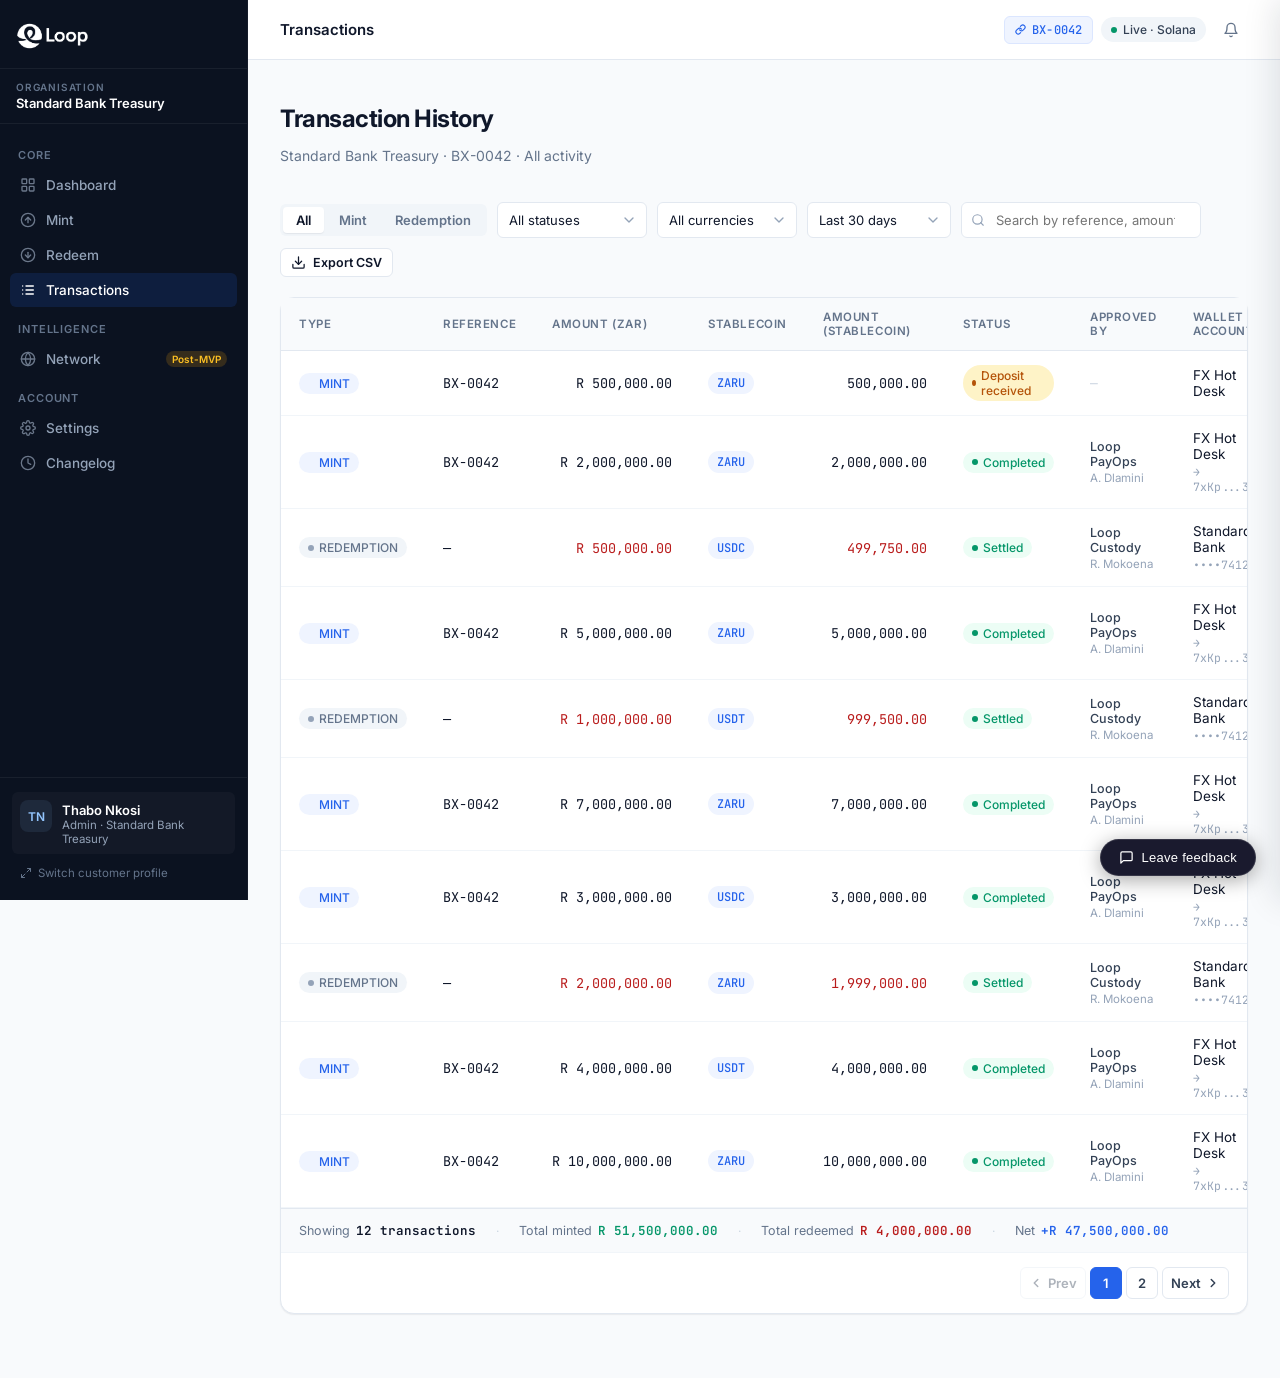
<file: 04-transactions.html>
<!DOCTYPE html>
<html lang="en">
<head>
  <meta charset="UTF-8">
  <meta name="viewport" content="width=device-width, initial-scale=1.0">
  <title>Transactions — Loop Customer Portal</title>

  <link rel="preconnect" href="https://fonts.googleapis.com">
  <link rel="preconnect" href="https://fonts.gstatic.com" crossorigin>
  <link href="https://fonts.googleapis.com/css2?family=Inter:wght@400;500;600;700&family=JetBrains+Mono:wght@400;500&display=swap" rel="stylesheet">

  <link rel="stylesheet" href="_tokens.css">
  <link rel="stylesheet" href="_components.css">

  <style>
    a.nav-item { text-decoration: none; }

    /* ── Filter bar ─────────────────────────────────────────── */
    .filter-bar {
      display: flex;
      align-items: center;
      gap: 10px;
      flex-wrap: wrap;
      margin-bottom: 20px;
    }

    /* Segmented control */
    .seg-control {
      display: flex;
      background: var(--ink-100);
      border-radius: var(--radius-sm);
      padding: 3px;
      gap: 2px;
    }
    .seg-btn {
      padding: 5px 13px;
      font-size: 13px;
      font-weight: 600;
      border-radius: 4px;
      border: none;
      background: none;
      color: var(--ink-500);
      cursor: pointer;
      transition: var(--t-fast);
      font-family: var(--font-sans);
      white-space: nowrap;
    }
    .seg-btn:hover  { color: var(--ink-900); }
    .seg-btn.active { background: white; color: var(--ink-900); box-shadow: var(--shadow-sm); }

    /* Filter select */
    .filter-select {
      height: 36px;
      border: 1px solid var(--ink-200);
      border-radius: var(--radius-sm);
      padding: 0 32px 0 11px;
      font-size: 13px;
      font-family: var(--font-sans);
      color: var(--ink-900);
      background: white;
      background-image: url("data:image/svg+xml,%3Csvg xmlns='http://www.w3.org/2000/svg' width='16' height='16' viewBox='0 0 24 24' fill='none' stroke='%2394A3B8' stroke-width='2' stroke-linecap='round' stroke-linejoin='round'%3E%3Cpolyline points='6 9 12 15 18 9'%3E%3C/polyline%3E%3C/svg%3E");
      background-repeat: no-repeat;
      background-position: right 9px center;
      appearance: none;
      cursor: pointer;
      transition: border-color var(--t-fast);
    }
    .filter-select:focus { outline: none; border-color: var(--accent); }

    /* ── Currency multi-select ──────────────────────────────── */
    .currency-filter-wrap {
      position: relative;
    }
    .currency-filter-btn {
      height: 36px;
      border: 1px solid var(--ink-200);
      border-radius: var(--radius-sm);
      padding: 0 32px 0 11px;
      font-size: 13px;
      font-family: var(--font-sans);
      color: var(--ink-900);
      background: white;
      background-image: url("data:image/svg+xml,%3Csvg xmlns='http://www.w3.org/2000/svg' width='16' height='16' viewBox='0 0 24 24' fill='none' stroke='%2394A3B8' stroke-width='2' stroke-linecap='round' stroke-linejoin='round'%3E%3Cpolyline points='6 9 12 15 18 9'%3E%3C/polyline%3E%3C/svg%3E");
      background-repeat: no-repeat;
      background-position: right 9px center;
      cursor: pointer;
      transition: border-color var(--t-fast);
      white-space: nowrap;
      display: inline-flex;
      align-items: center;
      min-width: 140px;
      text-align: left;
    }
    .currency-filter-btn:hover,
    .currency-filter-btn.open { border-color: var(--accent); outline: none; }
    .currency-filter-btn:focus { outline: none; border-color: var(--accent); }

    .currency-dropdown {
      display: none;
      position: absolute;
      top: calc(100% + 4px);
      left: 0;
      background: white;
      border: 1px solid var(--ink-200);
      border-radius: var(--radius-sm);
      box-shadow: 0 4px 16px rgba(15,23,42,0.10);
      padding: 5px 0;
      min-width: 148px;
      z-index: 200;
    }
    .currency-dropdown.open { display: block; }
    .currency-option {
      display: flex;
      align-items: center;
      gap: 9px;
      padding: 7px 14px;
      font-size: 13px;
      color: var(--ink-900);
      cursor: pointer;
      user-select: none;
      transition: background var(--t-fast);
    }
    .currency-option:hover { background: var(--ink-50); }
    .currency-option input[type="checkbox"] {
      width: 14px;
      height: 14px;
      cursor: pointer;
      accent-color: var(--accent);
      flex-shrink: 0;
    }
    .currency-divider {
      border: none;
      border-top: 1px solid var(--ink-100);
      margin: 4px 0;
    }

    /* Search input */
    .filter-search {
      height: 36px;
      border: 1px solid var(--ink-200);
      border-radius: var(--radius-sm);
      padding: 0 12px 0 34px;
      font-size: 13px;
      font-family: var(--font-sans);
      color: var(--ink-900);
      background: white;
      width: 240px;
      transition: border-color var(--t-fast), width var(--t-base);
    }
    .filter-search:focus { outline: none; border-color: var(--accent); width: 280px; }

    .search-wrap {
      position: relative;
      display: flex;
      align-items: center;
    }
    .search-icon {
      position: absolute;
      left: 10px;
      color: var(--ink-400);
      pointer-events: none;
    }

    .filter-spacer { flex: 1; }

    /* ── Table tweaks ───────────────────────────────────────── */
    .amt-cell {
      text-align: right;
      font-family: var(--font-mono);
      font-size: 13px;
      color: var(--ink-900);
      white-space: nowrap;
    }
    .amt-cell.burn { color: var(--rose); }
    .amt-cell.mint { color: var(--ink-900); }

    th.right { text-align: right; }

    .ref-cell {
      font-family: var(--font-mono);
      font-size: 12.5px;
      color: var(--ink-700);
    }
    .ref-dash { color: var(--ink-300); }

    .wallet-cell-name { font-size: 13.5px; color: var(--ink-900); }
    .wallet-cell-sub  { font-family: var(--font-mono); font-size: 11.5px; color: var(--ink-400); margin-top: 2px; }

    .date-cell { white-space: nowrap; font-size: 13px; color: var(--ink-700); }
    .date-cell .time { font-size: 11.5px; color: var(--ink-400); display: block; margin-top: 1px; }

    /* Tx hash cell */
    .hash-link {
      font-family: var(--font-mono);
      font-size: 12px;
      color: var(--accent);
      text-decoration: none;
      display: inline-flex;
      align-items: center;
      gap: 4px;
      white-space: nowrap;
    }
    .hash-link:hover { text-decoration: underline; }
    .hash-dash { font-family: var(--font-mono); font-size: 13px; color: var(--ink-300); }

    /* Clickable rows */
    #tx-body tr[data-type] { cursor: pointer; }

    /* ── Summary footer ─────────────────────────────────────── */
    .table-footer {
      display: flex;
      align-items: center;
      gap: 20px;
      padding: 13px 18px;
      background: var(--ink-50);
      border-top: 1px solid var(--ink-200);
      flex-wrap: wrap;
    }
    .footer-stat {
      display: flex;
      align-items: center;
      gap: 6px;
      font-size: 12.5px;
    }
    .footer-stat-label { color: var(--ink-500); }
    .footer-stat-value { font-family: var(--font-mono); font-weight: 600; color: var(--ink-900); }
    .footer-stat-value.mint-val { color: var(--emerald); }
    .footer-stat-value.burn-val { color: var(--rose); }
    .footer-stat-value.net-val  { color: var(--accent); }
    .footer-sep { color: var(--ink-300); font-size: 12px; }

    /* ── Pagination ─────────────────────────────────────────── */
    .pagination {
      display: flex;
      align-items: center;
      justify-content: flex-end;
      gap: 4px;
      padding: 14px 18px;
      border-top: 1px solid var(--ink-100);
    }
    .pg-btn {
      min-width: 32px;
      height: 32px;
      display: inline-flex;
      align-items: center;
      justify-content: center;
      border-radius: var(--radius-sm);
      border: 1px solid var(--ink-200);
      background: white;
      color: var(--ink-700);
      font-size: 13px;
      font-weight: 600;
      cursor: pointer;
      transition: var(--t-fast);
      font-family: var(--font-sans);
      padding: 0 8px;
      gap: 5px;
    }
    .pg-btn:hover  { background: var(--ink-50); border-color: var(--ink-300); }
    .pg-btn.active { background: var(--accent); border-color: var(--accent); color: white; }
    .pg-btn:disabled { opacity: 0.4; cursor: default; pointer-events: none; }

    /* ── Empty state (filtered) ─────────────────────────────── */
    .no-results {
      text-align: center;
      padding: 40px 24px;
      display: none;
    }
    .no-results.visible { display: table-row; }
    .no-results td { border-bottom: none !important; }

    /* ── Toast ──────────────────────────────────────────────── */
    .toast {
      position: fixed; bottom: 24px; right: 24px;
      background: var(--ink-900); color: white;
      padding: 10px 16px; border-radius: var(--radius-sm);
      font-size: 13px; font-weight: 500;
      opacity: 0; transform: translateY(8px);
      transition: opacity 180ms ease, transform 180ms ease;
      pointer-events: none; z-index: 1000;
      display: flex; align-items: center; gap: 8px;
      box-shadow: var(--shadow-lg);
      max-width: 440px;
    }
    .toast.show { opacity: 1; transform: translateY(0); }

    /* ── Row hidden by filter / pagination ──────────────────── */
    tr.row-hidden { display: none; }

    /* ── Approved by cell ───────────────────────────────────── */
    .approved-team { font-size: 12.5px; color: var(--ink-700); font-weight: 500; }
    .approved-name { font-size: 11.5px; color: var(--ink-400); margin-top: 2px; }

    /* ── Side-panel section headings ────────────────────────── */
    .sp-section-title {
      font-size: 11px;
      font-weight: 700;
      text-transform: uppercase;
      letter-spacing: 0.06em;
      color: var(--ink-400);
      margin: 20px 0 10px;
    }
    .sp-section-title:first-child { margin-top: 0; }

    /* Related-tx mini table */
    .related-table { width: 100%; border-collapse: collapse; }
    .related-table th {
      text-align: left;
      font-size: 11px;
      text-transform: uppercase;
      letter-spacing: .05em;
      font-weight: 600;
      color: var(--ink-400);
      padding: 5px 0 5px 0;
      border-bottom: 1px solid var(--ink-200);
    }
    .related-table th.r { text-align: right; }
    .related-table td {
      font-size: 12.5px;
      padding: 7px 0;
      border-bottom: 1px solid var(--ink-100);
      vertical-align: middle;
      color: var(--ink-900);
    }
    .related-table td.r { text-align: right; font-family: var(--font-mono); font-size: 12px; }
    .related-table tr:last-child td { border-bottom: none; }
    .related-ref {
      font-family: var(--font-mono);
      font-size: 12px;
      color: var(--accent);
      cursor: pointer;
      text-decoration: none;
    }
    .related-ref:hover { text-decoration: underline; }
  </style>
  <script src="_persona.js"></script>
</head>
<body>
<div class="app">

  <!-- ══════════════════════════════════════════════════════════
       SIDEBAR
  ══════════════════════════════════════════════════════════ -->
  <aside class="sidebar">
    <div class="sidebar-header">
      <div class="brand">
        <img src="logo-white.png" alt="Loop" class="brand-logo" />
      </div>
    </div>

    <div class="sidebar-org">
      <div class="org-label">Organisation</div>
      <div class="org-name">Standard Bank Treasury</div>
    </div>

    <nav class="sidebar-nav">
      <span class="nav-section-label">CORE</span>

      <a href="01-dashboard.html" class="nav-item">
        <svg class="icon" viewBox="0 0 24 24" fill="none" stroke="currentColor" stroke-width="2" stroke-linecap="round" stroke-linejoin="round">
          <rect x="3" y="3" width="7" height="7" rx="1"/><rect x="14" y="3" width="7" height="7" rx="1"/>
          <rect x="3" y="14" width="7" height="7" rx="1"/><rect x="14" y="14" width="7" height="7" rx="1"/>
        </svg>
        Dashboard
      </a>

      <a href="02-mint.html" class="nav-item">
        <svg class="icon" viewBox="0 0 24 24" fill="none" stroke="currentColor" stroke-width="2" stroke-linecap="round" stroke-linejoin="round">
          <circle cx="12" cy="12" r="10"/><polyline points="16 12 12 8 8 12"/><line x1="12" y1="16" x2="12" y2="8"/>
        </svg>
        Mint
      </a>

      <a href="03-burn.html" class="nav-item">
        <svg class="icon" viewBox="0 0 24 24" fill="none" stroke="currentColor" stroke-width="2" stroke-linecap="round" stroke-linejoin="round">
          <circle cx="12" cy="12" r="10"/><polyline points="8 12 12 16 16 12"/><line x1="12" y1="8" x2="12" y2="16"/>
        </svg>
        Redeem
      </a>

      <a href="04-transactions.html" class="nav-item active">
        <svg class="icon" viewBox="0 0 24 24" fill="none" stroke="currentColor" stroke-width="2" stroke-linecap="round" stroke-linejoin="round">
          <line x1="9" y1="6" x2="20" y2="6"/><line x1="9" y1="12" x2="20" y2="12"/><line x1="9" y1="18" x2="20" y2="18"/>
          <circle cx="4" cy="6"  r="1" fill="currentColor" stroke="none"/>
          <circle cx="4" cy="12" r="1" fill="currentColor" stroke="none"/>
          <circle cx="4" cy="18" r="1" fill="currentColor" stroke="none"/>
        </svg>
        Transactions
      </a>

      <span class="nav-section-label">INTELLIGENCE</span>


      <a href="07-network.html" class="nav-item">
        <svg class="icon" viewBox="0 0 24 24" fill="none" stroke="currentColor" stroke-width="2" stroke-linecap="round" stroke-linejoin="round">
          <circle cx="12" cy="12" r="10"/><line x1="2" y1="12" x2="22" y2="12"/>
          <path d="M12 2a15.3 15.3 0 0 1 4 10 15.3 15.3 0 0 1-4 10 15.3 15.3 0 0 1-4-10 15.3 15.3 0 0 1 4-10z"/>
        </svg>
        Network
        <span class="nav-badge">Post-MVP</span>
      </a>

      <span class="nav-section-label">ACCOUNT</span>

      <a href="08-settings.html" class="nav-item">
        <svg class="icon" viewBox="0 0 24 24" fill="none" stroke="currentColor" stroke-width="2" stroke-linecap="round" stroke-linejoin="round">
          <circle cx="12" cy="12" r="3"/>
          <path d="M19.4 15a1.65 1.65 0 0 0 .33 1.82l.06.06a2 2 0 0 1-2.83 2.83l-.06-.06a1.65 1.65 0 0 0-1.82-.33 1.65 1.65 0 0 0-1 1.51V21a2 2 0 0 1-4 0v-.09A1.65 1.65 0 0 0 9 19.4a1.65 1.65 0 0 0-1.82.33l-.06.06a2 2 0 0 1-2.83-2.83l.06-.06A1.65 1.65 0 0 0 4.68 15a1.65 1.65 0 0 0-1.51-1H3a2 2 0 0 1 0-4h.09A1.65 1.65 0 0 0 4.6 9a1.65 1.65 0 0 0-.33-1.82l-.06-.06a2 2 0 0 1 2.83-2.83l.06.06A1.65 1.65 0 0 0 9 4.68a1.65 1.65 0 0 0 1-1.51V3a2 2 0 0 1 4 0v.09a1.65 1.65 0 0 0 1 1.51 1.65 1.65 0 0 0 1.82-.33l.06-.06a2 2 0 0 1 2.83 2.83l-.06.06A1.65 1.65 0 0 0 19.4 9a1.65 1.65 0 0 0 1.51 1H21a2 2 0 0 1 0 4h-.09a1.65 1.65 0 0 0-1.51 1z"/>
        </svg>
        Settings
      </a>
      <a href="changelog.html" class="nav-item">
        <svg class="icon" viewBox="0 0 24 24" fill="none" stroke="currentColor" stroke-width="2" stroke-linecap="round" stroke-linejoin="round">
          <circle cx="12" cy="12" r="10"/><polyline points="12 6 12 12 16 14"/>
        </svg>
        Changelog
      </a>
    </nav>

    <div class="sidebar-footer">
      <div class="org-card">
        <div class="org-avatar">TN</div>
        <div>
          <div class="org-name">Thabo Nkosi</div>
          <div class="org-user">Admin · Standard Bank Treasury</div>
        </div>
      </div>
      <a href="index.html" class="switch-profile-link">
        <svg width="12" height="12" viewBox="0 0 24 24" fill="none"
          stroke="currentColor" stroke-width="2" stroke-linecap="round"
          stroke-linejoin="round">
          <polyline points="15 3 21 3 21 9"/>
          <polyline points="9 21 3 21 3 15"/>
          <line x1="21" y1="3" x2="14" y2="10"/>
          <line x1="3" y1="21" x2="10" y2="14"/>
        </svg>
        Switch customer profile
      </a>
    </div>
  </aside>

  <!-- ══════════════════════════════════════════════════════════
       MAIN CONTENT
  ══════════════════════════════════════════════════════════ -->
  <div class="content">

    <!-- ── Topbar ──────────────────────────────────────────── -->
    <header class="topbar">
      <span class="topbar-title">Transactions</span>
      <div class="topbar-actions">
        <button class="bx-chip" onclick="copyToast('BX-0042')" title="Click to copy">
          <svg width="11" height="11" viewBox="0 0 24 24" fill="none" stroke="currentColor" stroke-width="2.5" stroke-linecap="round" stroke-linejoin="round">
            <path d="M10 13a5 5 0 0 0 7.54.54l3-3a5 5 0 0 0-7.07-7.07l-1.72 1.71"/>
            <path d="M14 11a5 5 0 0 0-7.54-.54l-3 3a5 5 0 0 0 7.07 7.07l1.71-1.71"/>
          </svg>
          BX-0042
        </button>
        <div class="status-dot">
          <span class="dot"></span>
          Live · Solana
        </div>
        <button class="icon-btn" title="Notifications" aria-label="Notifications">
          <svg width="16" height="16" viewBox="0 0 24 24" fill="none" stroke="currentColor" stroke-width="2" stroke-linecap="round" stroke-linejoin="round">
            <path d="M18 8A6 6 0 0 0 6 8c0 7-3 9-3 9h18s-3-2-3-9"/>
            <path d="M13.73 21a2 2 0 0 1-3.46 0"/>
          </svg>
        </button>
      </div>
    </header>

    <!-- ── Page ────────────────────────────────────────────── -->
    <main class="page">

      <div class="page-header">
        <div>
          <h1 class="page-title">Transaction History</h1>
          <p class="page-subtitle">Standard Bank Treasury · BX-0042 · All activity</p>
        </div>
      </div>

      <!-- ── Filter bar ─────────────────────────────────────── -->
      <div class="filter-bar">

        <!-- Type segmented control -->
        <div class="seg-control" role="group" aria-label="Filter by type">
          <button class="seg-btn active" data-type="all"  onclick="setType(this, 'all')">All</button>
          <button class="seg-btn"        data-type="mint" onclick="setType(this, 'mint')">Mint</button>
          <button class="seg-btn"        data-type="burn" onclick="setType(this, 'burn')">Redemption</button>
        </div>

        <!-- Status dropdown -->
        <select class="filter-select" aria-label="Filter by status" onchange="filterStatus(this.value)">
          <option value="all">All statuses</option>
          <option value="completed">Completed</option>
          <option value="settled">Settled</option>
          <option value="pending">Deposit received</option>
          <option value="processing">Processing</option>
          <option value="failed">Failed</option>
        </select>

        <!-- Currency multi-select -->
        <div class="currency-filter-wrap" id="currency-filter-wrap">
          <button class="currency-filter-btn" id="currency-filter-btn"
                  onclick="toggleCurrencyDropdown(event)"
                  aria-label="Filter by currency"
                  aria-expanded="false">
            <span id="currency-filter-label">All currencies</span>
          </button>
          <div class="currency-dropdown" id="currency-dropdown" role="listbox" aria-multiselectable="true">
            <label class="currency-option">
              <input type="checkbox" id="curr-all" checked onchange="toggleAllCurrencies(this)">
              All currencies
            </label>
            <hr class="currency-divider">
            <label class="currency-option">
              <input type="checkbox" class="curr-cb" value="ZARU" onchange="toggleCurrency()">
              ZARU
            </label>
            <label class="currency-option">
              <input type="checkbox" class="curr-cb" value="USDC" onchange="toggleCurrency()">
              USDC
            </label>
            <label class="currency-option">
              <input type="checkbox" class="curr-cb" value="USDT" onchange="toggleCurrency()">
              USDT
            </label>
            <label class="currency-option">
              <input type="checkbox" class="curr-cb" value="ZAR" onchange="toggleCurrency()">
              ZAR
            </label>
          </div>
        </div>

        <!-- Date range dropdown -->
        <select class="filter-select" aria-label="Date range">
          <option>Last 30 days</option>
          <option>Today</option>
          <option>Last 7 days</option>
          <option>Last 90 days</option>
          <option>This year</option>
          <option>Custom range…</option>
        </select>

        <!-- Search -->
        <div class="search-wrap">
          <svg class="search-icon" width="14" height="14" viewBox="0 0 24 24" fill="none" stroke="currentColor" stroke-width="2" stroke-linecap="round" stroke-linejoin="round">
            <circle cx="11" cy="11" r="8"/><line x1="21" y1="21" x2="16.65" y2="16.65"/>
          </svg>
          <input class="filter-search" type="search" placeholder="Search by reference, amount, or tx hash" oninput="filterSearch(this.value)" aria-label="Search transactions">
        </div>

        <div class="filter-spacer"></div>

        <!-- Export -->
        <button class="btn btn-secondary btn-sm" onclick="exportCsv()">
          <svg class="icon" viewBox="0 0 24 24" fill="none" stroke="currentColor" stroke-width="2" stroke-linecap="round" stroke-linejoin="round">
            <path d="M21 15v4a2 2 0 0 1-2 2H5a2 2 0 0 1-2-2v-4"/>
            <polyline points="7 10 12 15 17 10"/><line x1="12" y1="15" x2="12" y2="3"/>
          </svg>
          Export CSV
        </button>

      </div>

      <!-- ── Transactions card ───────────────────────────────── -->
      <div class="card">
        <div style="overflow-x: auto;">
          <table class="data" id="tx-table">
            <thead>
              <tr>
                <th style="width:72px;">Type</th>
                <th>Reference</th>
                <th class="right">Amount (ZAR)</th>
                <th>Stablecoin</th>
                <th class="right">Amount (Stablecoin)</th>
                <th>Status</th>
                <th>Approved by</th>
                <th>Wallet / Account</th>
                <th>Date &amp; Time</th>
                <th>Tx Hash</th>
              </tr>
            </thead>
            <tbody id="tx-body">

              <!-- Row 1 — Pending mint -->
              <tr data-type="mint" data-status="pending" data-currency="ZARU">
                <td><span class="badge badge-info"><span class="dot"></span>MINT</span></td>
                <td class="ref-cell">BX-0042</td>
                <td class="amt-cell mint">R 500,000.00</td>
                <td class="td-mono"><span class="badge badge-info">ZARU</span></td>
                <td class="amt-cell mint">500,000.00</td>
                <td><span class="badge badge-pending"><span class="dot"></span>Deposit received</span></td>
                <td>
                  <div class="wallet-cell-name">FX Hot Desk</div>
                </td>
                <td class="date-cell">
                  28 Apr 2026
                  <span class="time">09:14 SAST</span>
                </td>
                <td><span class="hash-dash">—</span></td>
              </tr>

              <!-- Row 2 -->
              <tr data-type="mint" data-status="completed" data-currency="ZARU">
                <td><span class="badge badge-info"><span class="dot"></span>MINT</span></td>
                <td class="ref-cell">BX-0042</td>
                <td class="amt-cell mint">R 2,000,000.00</td>
                <td class="td-mono"><span class="badge badge-info">ZARU</span></td>
                <td class="amt-cell mint">2,000,000.00</td>
                <td><span class="badge badge-success"><span class="dot"></span>Completed</span></td>
                <td>
                  <div class="wallet-cell-name">FX Hot Desk</div>
                  <div class="wallet-cell-sub">→ 7xKp...3mNw</div>
                </td>
                <td class="date-cell">
                  25 Apr 2026
                  <span class="time">08:42 SAST</span>
                </td>
                <td>
                  <a href="https://solscan.io" target="_blank" rel="noopener" class="hash-link" onclick="event.stopPropagation()">
                    5xKp3...f8aH
                    <svg width="10" height="10" viewBox="0 0 24 24" fill="none" stroke="currentColor" stroke-width="2.5" stroke-linecap="round" stroke-linejoin="round">
                      <path d="M18 13v6a2 2 0 0 1-2 2H5a2 2 0 0 1-2-2V8a2 2 0 0 1 2-2h6"/>
                      <polyline points="15 3 21 3 21 9"/><line x1="10" y1="14" x2="21" y2="3"/>
                    </svg>
                  </a>
                </td>
              </tr>

              <!-- Row 3 — Burn settled (USDC) -->
              <tr data-type="burn" data-status="settled" data-currency="USDC">
                <td><span class="badge badge-neutral"><span class="dot"></span>REDEMPTION</span></td>
                <td class="ref-cell ref-dash">—</td>
                <td class="amt-cell burn">R 500,000.00</td>
                <td class="td-mono"><span class="badge badge-info">USDC</span></td>
                <td class="amt-cell burn">499,750.00</td>
                <td><span class="badge badge-success"><span class="dot"></span>Settled</span></td>
                <td>
                  <div class="wallet-cell-name">Standard Bank</div>
                  <div class="wallet-cell-sub">••••••7412</div>
                </td>
                <td class="date-cell">
                  22 Apr 2026
                  <span class="time">14:33 SAST</span>
                </td>
                <td>
                  <a href="https://solscan.io" target="_blank" rel="noopener" class="hash-link" onclick="event.stopPropagation()">
                    9mLqR...c2Bk
                    <svg width="10" height="10" viewBox="0 0 24 24" fill="none" stroke="currentColor" stroke-width="2.5" stroke-linecap="round" stroke-linejoin="round">
                      <path d="M18 13v6a2 2 0 0 1-2 2H5a2 2 0 0 1-2-2V8a2 2 0 0 1 2-2h6"/>
                      <polyline points="15 3 21 3 21 9"/><line x1="10" y1="14" x2="21" y2="3"/>
                    </svg>
                  </a>
                </td>
              </tr>

              <!-- Row 4 -->
              <tr data-type="mint" data-status="completed" data-currency="ZARU">
                <td><span class="badge badge-info"><span class="dot"></span>MINT</span></td>
                <td class="ref-cell">BX-0042</td>
                <td class="amt-cell mint">R 5,000,000.00</td>
                <td class="td-mono"><span class="badge badge-info">ZARU</span></td>
                <td class="amt-cell mint">5,000,000.00</td>
                <td><span class="badge badge-success"><span class="dot"></span>Completed</span></td>
                <td>
                  <div class="wallet-cell-name">FX Hot Desk</div>
                  <div class="wallet-cell-sub">→ 7xKp...3mNw</div>
                </td>
                <td class="date-cell">
                  18 Apr 2026
                  <span class="time">10:07 SAST</span>
                </td>
                <td>
                  <a href="https://solscan.io" target="_blank" rel="noopener" class="hash-link" onclick="event.stopPropagation()">
                    3nPxB...m7Rq
                    <svg width="10" height="10" viewBox="0 0 24 24" fill="none" stroke="currentColor" stroke-width="2.5" stroke-linecap="round" stroke-linejoin="round">
                      <path d="M18 13v6a2 2 0 0 1-2 2H5a2 2 0 0 1-2-2V8a2 2 0 0 1 2-2h6"/>
                      <polyline points="15 3 21 3 21 9"/><line x1="10" y1="14" x2="21" y2="3"/>
                    </svg>
                  </a>
                </td>
              </tr>

              <!-- Row 5 — Burn settled (USDT) -->
              <tr data-type="burn" data-status="settled" data-currency="USDT">
                <td><span class="badge badge-neutral"><span class="dot"></span>REDEMPTION</span></td>
                <td class="ref-cell ref-dash">—</td>
                <td class="amt-cell burn">R 1,000,000.00</td>
                <td class="td-mono"><span class="badge badge-info">USDT</span></td>
                <td class="amt-cell burn">999,500.00</td>
                <td><span class="badge badge-success"><span class="dot"></span>Settled</span></td>
                <td>
                  <div class="wallet-cell-name">Standard Bank</div>
                  <div class="wallet-cell-sub">••••••7412</div>
                </td>
                <td class="date-cell">
                  12 Apr 2026
                  <span class="time">16:22 SAST</span>
                </td>
                <td>
                  <a href="https://solscan.io" target="_blank" rel="noopener" class="hash-link" onclick="event.stopPropagation()">
                    7qRmN...p4Lx
                    <svg width="10" height="10" viewBox="0 0 24 24" fill="none" stroke="currentColor" stroke-width="2.5" stroke-linecap="round" stroke-linejoin="round">
                      <path d="M18 13v6a2 2 0 0 1-2 2H5a2 2 0 0 1-2-2V8a2 2 0 0 1 2-2h6"/>
                      <polyline points="15 3 21 3 21 9"/><line x1="10" y1="14" x2="21" y2="3"/>
                    </svg>
                  </a>
                </td>
              </tr>

              <!-- Row 6 -->
              <tr data-type="mint" data-status="completed" data-currency="ZARU">
                <td><span class="badge badge-info"><span class="dot"></span>MINT</span></td>
                <td class="ref-cell">BX-0042</td>
                <td class="amt-cell mint">R 7,000,000.00</td>
                <td class="td-mono"><span class="badge badge-info">ZARU</span></td>
                <td class="amt-cell mint">7,000,000.00</td>
                <td><span class="badge badge-success"><span class="dot"></span>Completed</span></td>
                <td>
                  <div class="wallet-cell-name">FX Hot Desk</div>
                  <div class="wallet-cell-sub">→ 7xKp...3mNw</div>
                </td>
                <td class="date-cell">
                  5 Apr 2026
                  <span class="time">09:55 SAST</span>
                </td>
                <td>
                  <a href="https://solscan.io" target="_blank" rel="noopener" class="hash-link" onclick="event.stopPropagation()">
                    2mWxL...k9Pn
                    <svg width="10" height="10" viewBox="0 0 24 24" fill="none" stroke="currentColor" stroke-width="2.5" stroke-linecap="round" stroke-linejoin="round">
                      <path d="M18 13v6a2 2 0 0 1-2 2H5a2 2 0 0 1-2-2V8a2 2 0 0 1 2-2h6"/>
                      <polyline points="15 3 21 3 21 9"/><line x1="10" y1="14" x2="21" y2="3"/>
                    </svg>
                  </a>
                </td>
              </tr>

              <!-- Row 7 — USDC mint -->
              <tr data-type="mint" data-status="completed" data-currency="USDC">
                <td><span class="badge badge-info"><span class="dot"></span>MINT</span></td>
                <td class="ref-cell">BX-0042</td>
                <td class="amt-cell mint">R 3,000,000.00</td>
                <td class="td-mono"><span class="badge badge-info">USDC</span></td>
                <td class="amt-cell mint">3,000,000.00</td>
                <td><span class="badge badge-success"><span class="dot"></span>Completed</span></td>
                <td>
                  <div class="wallet-cell-name">FX Hot Desk</div>
                  <div class="wallet-cell-sub">→ 7xKp...3mNw</div>
                </td>
                <td class="date-cell">
                  28 Mar 2026
                  <span class="time">11:14 SAST</span>
                </td>
                <td>
                  <a href="https://solscan.io" target="_blank" rel="noopener" class="hash-link" onclick="event.stopPropagation()">
                    8pKnB...r3Wz
                    <svg width="10" height="10" viewBox="0 0 24 24" fill="none" stroke="currentColor" stroke-width="2.5" stroke-linecap="round" stroke-linejoin="round">
                      <path d="M18 13v6a2 2 0 0 1-2 2H5a2 2 0 0 1-2-2V8a2 2 0 0 1 2-2h6"/>
                      <polyline points="15 3 21 3 21 9"/><line x1="10" y1="14" x2="21" y2="3"/>
                    </svg>
                  </a>
                </td>
              </tr>

              <!-- Row 8 — Burn settled (ZARU) -->
              <tr data-type="burn" data-status="settled" data-currency="ZARU">
                <td><span class="badge badge-neutral"><span class="dot"></span>REDEMPTION</span></td>
                <td class="ref-cell ref-dash">—</td>
                <td class="amt-cell burn">R 2,000,000.00</td>
                <td class="td-mono"><span class="badge badge-info">ZARU</span></td>
                <td class="amt-cell burn">1,999,000.00</td>
                <td><span class="badge badge-success"><span class="dot"></span>Settled</span></td>
                <td>
                  <div class="wallet-cell-name">Standard Bank</div>
                  <div class="wallet-cell-sub">••••••7412</div>
                </td>
                <td class="date-cell">
                  21 Mar 2026
                  <span class="time">09:30 SAST</span>
                </td>
                <td>
                  <a href="https://solscan.io" target="_blank" rel="noopener" class="hash-link" onclick="event.stopPropagation()">
                    4rLqP...n8Mx
                    <svg width="10" height="10" viewBox="0 0 24 24" fill="none" stroke="currentColor" stroke-width="2.5" stroke-linecap="round" stroke-linejoin="round">
                      <path d="M18 13v6a2 2 0 0 1-2 2H5a2 2 0 0 1-2-2V8a2 2 0 0 1 2-2h6"/>
                      <polyline points="15 3 21 3 21 9"/><line x1="10" y1="14" x2="21" y2="3"/>
                    </svg>
                  </a>
                </td>
              </tr>

              <!-- Row 9 — USDT mint -->
              <tr data-type="mint" data-status="completed" data-currency="USDT">
                <td><span class="badge badge-info"><span class="dot"></span>MINT</span></td>
                <td class="ref-cell">BX-0042</td>
                <td class="amt-cell mint">R 4,000,000.00</td>
                <td class="td-mono"><span class="badge badge-info">USDT</span></td>
                <td class="amt-cell mint">4,000,000.00</td>
                <td><span class="badge badge-success"><span class="dot"></span>Completed</span></td>
                <td>
                  <div class="wallet-cell-name">FX Hot Desk</div>
                  <div class="wallet-cell-sub">→ 7xKp...3mNw</div>
                </td>
                <td class="date-cell">
                  14 Mar 2026
                  <span class="time">14:01 SAST</span>
                </td>
                <td>
                  <a href="https://solscan.io" target="_blank" rel="noopener" class="hash-link" onclick="event.stopPropagation()">
                    6wNmR...q2Bk
                    <svg width="10" height="10" viewBox="0 0 24 24" fill="none" stroke="currentColor" stroke-width="2.5" stroke-linecap="round" stroke-linejoin="round">
                      <path d="M18 13v6a2 2 0 0 1-2 2H5a2 2 0 0 1-2-2V8a2 2 0 0 1 2-2h6"/>
                      <polyline points="15 3 21 3 21 9"/><line x1="10" y1="14" x2="21" y2="3"/>
                    </svg>
                  </a>
                </td>
              </tr>

              <!-- Row 10 -->
              <tr data-type="mint" data-status="completed" data-currency="ZARU">
                <td><span class="badge badge-info"><span class="dot"></span>MINT</span></td>
                <td class="ref-cell">BX-0042</td>
                <td class="amt-cell mint">R 10,000,000.00</td>
                <td class="td-mono"><span class="badge badge-info">ZARU</span></td>
                <td class="amt-cell mint">10,000,000.00</td>
                <td><span class="badge badge-success"><span class="dot"></span>Completed</span></td>
                <td>
                  <div class="wallet-cell-name">FX Hot Desk</div>
                  <div class="wallet-cell-sub">→ 7xKp...3mNw</div>
                </td>
                <td class="date-cell">
                  7 Mar 2026
                  <span class="time">08:58 SAST</span>
                </td>
                <td>
                  <a href="https://solscan.io" target="_blank" rel="noopener" class="hash-link" onclick="event.stopPropagation()">
                    1kBpX...w5Qr
                    <svg width="10" height="10" viewBox="0 0 24 24" fill="none" stroke="currentColor" stroke-width="2.5" stroke-linecap="round" stroke-linejoin="round">
                      <path d="M18 13v6a2 2 0 0 1-2 2H5a2 2 0 0 1-2-2V8a2 2 0 0 1 2-2h6"/>
                      <polyline points="15 3 21 3 21 9"/><line x1="10" y1="14" x2="21" y2="3"/>
                    </svg>
                  </a>
                </td>
              </tr>

              <!-- Row 11 — Burn settled (ZAR) -->
              <tr data-type="burn" data-status="settled" data-currency="ZAR">
                <td><span class="badge badge-neutral"><span class="dot"></span>REDEMPTION</span></td>
                <td class="ref-cell ref-dash">—</td>
                <td class="amt-cell burn">R 500,000.00</td>
                <td class="td-mono"><span class="badge badge-info">ZAR</span></td>
                <td class="amt-cell burn">499,750.00</td>
                <td><span class="badge badge-success"><span class="dot"></span>Settled</span></td>
                <td>
                  <div class="wallet-cell-name">Standard Bank</div>
                  <div class="wallet-cell-sub">••••••7412</div>
                </td>
                <td class="date-cell">
                  28 Feb 2026
                  <span class="time">16:44 SAST</span>
                </td>
                <td>
                  <a href="https://solscan.io" target="_blank" rel="noopener" class="hash-link" onclick="event.stopPropagation()">
                    3nQrM...h6Tz
                    <svg width="10" height="10" viewBox="0 0 24 24" fill="none" stroke="currentColor" stroke-width="2.5" stroke-linecap="round" stroke-linejoin="round">
                      <path d="M18 13v6a2 2 0 0 1-2 2H5a2 2 0 0 1-2-2V8a2 2 0 0 1 2-2h6"/>
                      <polyline points="15 3 21 3 21 9"/><line x1="10" y1="14" x2="21" y2="3"/>
                    </svg>
                  </a>
                </td>
              </tr>

              <!-- Row 12 — Large cold wallet mint -->
              <tr data-type="mint" data-status="completed" data-currency="ZARU">
                <td><span class="badge badge-info"><span class="dot"></span>MINT</span></td>
                <td class="ref-cell">BX-0042</td>
                <td class="amt-cell mint">R 20,000,000.00</td>
                <td class="td-mono"><span class="badge badge-info">ZARU</span></td>
                <td class="amt-cell mint">20,000,000.00</td>
                <td><span class="badge badge-success"><span class="dot"></span>Completed</span></td>
                <td>
                  <div class="wallet-cell-name">Cold Wallet</div>
                  <div class="wallet-cell-sub">→ 9zBr...8nKq</div>
                </td>
                <td class="date-cell">
                  3 Feb 2026
                  <span class="time">10:22 SAST</span>
                </td>
                <td>
                  <a href="https://solscan.io" target="_blank" rel="noopener" class="hash-link" onclick="event.stopPropagation()">
                    5mKpW...j1Xc
                    <svg width="10" height="10" viewBox="0 0 24 24" fill="none" stroke="currentColor" stroke-width="2.5" stroke-linecap="round" stroke-linejoin="round">
                      <path d="M18 13v6a2 2 0 0 1-2 2H5a2 2 0 0 1-2-2V8a2 2 0 0 1 2-2h6"/>
                      <polyline points="15 3 21 3 21 9"/><line x1="10" y1="14" x2="21" y2="3"/>
                    </svg>
                  </a>
                </td>
              </tr>

              <!-- No results row (hidden by default) -->
              <tr id="no-results-row" class="no-results">
                <td colspan="10">
                  <div class="empty-state">
                    <svg class="empty-state-icon" viewBox="0 0 24 24" fill="none" stroke="currentColor" stroke-width="1.5" stroke-linecap="round" stroke-linejoin="round">
                      <circle cx="11" cy="11" r="8"/><line x1="21" y1="21" x2="16.65" y2="16.65"/>
                    </svg>
                    <div class="empty-state-title">No transactions found</div>
                    <div class="empty-state-desc">Try adjusting your filters or search query.</div>
                  </div>
                </td>
              </tr>

            </tbody>
          </table>
        </div>

        <!-- ── Summary footer ──────────────────────────────── -->
        <div class="table-footer" id="summary-footer">
          <div class="footer-stat">
            <span class="footer-stat-label">Showing</span>
            <span class="footer-stat-value" id="count-display">12 transactions</span>
          </div>
          <span class="footer-sep">·</span>
          <div class="footer-stat">
            <span class="footer-stat-label">Total minted</span>
            <span class="footer-stat-value mint-val" id="minted-display">R 51,500,000.00</span>
          </div>
          <span class="footer-sep">·</span>
          <div class="footer-stat">
            <span class="footer-stat-label">Total redeemed</span>
            <span class="footer-stat-value burn-val" id="burned-display">R 4,000,000.00</span>
          </div>
          <span class="footer-sep">·</span>
          <div class="footer-stat">
            <span class="footer-stat-label">Net</span>
            <span class="footer-stat-value net-val" id="net-display">+R 47,500,000.00</span>
          </div>
        </div>

        <!-- ── Pagination ──────────────────────────────────── -->
        <div class="pagination" id="pagination-bar">
          <!-- Rendered by renderPagination() -->
        </div>

      </div><!-- /card -->
    </main>
  </div><!-- /content -->

  <!-- ── Transaction detail side panel ──────────────────────── -->
  <div class="side-panel-overlay" id="side-panel-overlay" onclick="closeSidePanel()"></div>
  <div class="side-panel" id="side-panel">
    <div class="sp-header">
      <div class="sp-header-left">
        <span id="sp-badge" class="badge badge-info">MINT</span>
        <span class="sp-title" id="sp-title">Transaction details</span>
        <span id="sp-flagged" class="badge badge-pending" style="display:none;">Flagged</span>
      </div>
      <button class="sp-close" onclick="closeSidePanel()" aria-label="Close">
        <svg width="16" height="16" viewBox="0 0 24 24" fill="none" stroke="currentColor" stroke-width="2" stroke-linecap="round" stroke-linejoin="round">
          <line x1="18" y1="6" x2="6" y2="18"/><line x1="6" y1="6" x2="18" y2="18"/>
        </svg>
      </button>
    </div>
    <div class="sp-body" id="sp-body"></div>
    <div class="side-panel-footer">
      <button class="btn btn-secondary btn-sm" id="sp-copy-hash" onclick="copyTxHash()">
        Copy Tx Hash
      </button>
      <button class="btn btn-secondary btn-sm" onclick="toggleFlag()">
        Flag / Escalate
      </button>
      <button class="btn btn-secondary btn-sm" onclick="downloadReceipt()">
        Download Receipt
      </button>
      <a id="sp-explorer" href="#" target="_blank" rel="noopener" class="btn btn-primary btn-sm" onclick="event.stopPropagation()">
        View on Explorer
      </a>
    </div>
  </div>

</div><!-- /app -->

<!-- ── Toast ───────────────────────────────────────────────── -->
<div class="toast" id="toast">
  <svg width="13" height="13" viewBox="0 0 24 24" fill="none" stroke="currentColor" stroke-width="2.5" stroke-linecap="round" stroke-linejoin="round">
    <polyline points="20 6 9 17 4 12"/>
  </svg>
  <span id="toast-msg">Copied to clipboard</span>
</div>

<script>
  /* ── Persona init ───────────────────────────────────────── */
  var persona = applyConnectionState(getPersona());
  preservePersonaLinks();

  /* ── Persona DOM updates ───────────────────────────────── */
  (function () {
    var _so = document.querySelector('.sidebar-org .org-name');
    if (_so) _so.textContent = persona.orgName;
    var _av = document.querySelector('.org-avatar');
    if (_av) _av.textContent = persona.userInitials;
    var _on = document.querySelector('.org-card .org-name');
    if (_on) _on.textContent = persona.userName;
    var _ou = document.querySelector('.org-user');
    if (_ou) _ou.textContent = persona.userRole + ' \xB7 ' + persona.orgName;

    document.querySelectorAll('.bx-chip').forEach(function (el) {
      el.innerHTML = el.innerHTML.replace(/BX-\d+/g, persona.bxRef);
      var oc = el.getAttribute('onclick');
      if (oc) el.setAttribute('onclick', oc.replace(/BX-\d+/g, persona.bxRef));
    });

    var ps = document.querySelector('.page-subtitle');
    if (ps) ps.textContent = persona.orgName + ' \xB7 ' + persona.bxRef + ' \xB7 All activity';

    document.querySelectorAll('#tx-body tr[data-type="mint"] .ref-cell').forEach(function (cell) {
      if (!cell.classList.contains('ref-dash')) cell.textContent = persona.bxRef;
    });

    document.querySelectorAll('#tx-body tr[data-type="mint"]').forEach(function (row) {
      var wName = row.querySelector('.wallet-cell-name');
      if (wName) wName.textContent = persona.primaryWallet.label;
      var wSub = row.querySelector('.wallet-cell-sub');
      if (wSub) wSub.textContent = '\u2192 ' + persona.primaryWallet.addressShort;
    });

    document.querySelectorAll('#tx-body tr[data-type="burn"]').forEach(function (row) {
      var wName = row.querySelector('.wallet-cell-name');
      if (wName) wName.textContent = persona.bankName;
      var wSub = row.querySelector('.wallet-cell-sub');
      if (wSub) wSub.textContent = persona.bankAccountMasked;
    });
  }());

  /* ════════════════════════════════════════════════════════
     ROW DATA
     Indices match the 12 <tr data-type> rows in DOM order.
  ════════════════════════════════════════════════════════ */
  var rowData = [
    // 0 — pending mint
    { type: 'mint',  zarAmt: 500000,    currency: 'ZARU', txHash: null,
      walletFull: '7xKpBmNw3F9x...3mNw', kycTier: 'Institutional \u2014 Tier 3',
      dateTimeFull: '28 Apr 2026 \xB7 09:14 SAST', status: 'pending',  ref: 'BX-0042' },
    // 1
    { type: 'mint',  zarAmt: 2000000,   currency: 'ZARU', txHash: '5xKp3mNwf8aHq2Bk',
      walletFull: '7xKpBmNw3F9x...3mNw', kycTier: 'Institutional \u2014 Tier 3',
      dateTimeFull: '25 Apr 2026 \xB7 08:42 SAST', status: 'completed', ref: 'BX-0042' },
    // 2 — burn USDC
    { type: 'redemption', zarAmt: 500000,    currency: 'USDC', txHash: '9mLqRc2Bkp4Lx',
      walletFull: '\u2022\u2022\u2022\u2022\u20227412', kycTier: 'Institutional \u2014 Tier 3',
      dateTimeFull: '22 Apr 2026 \xB7 14:33 SAST', status: 'settled',   ref: '\u2014' },
    // 3
    { type: 'mint',  zarAmt: 5000000,   currency: 'ZARU', txHash: '3nPxBm7Rqk9Pn',
      walletFull: '7xKpBmNw3F9x...3mNw', kycTier: 'Institutional \u2014 Tier 3',
      dateTimeFull: '18 Apr 2026 \xB7 10:07 SAST', status: 'completed', ref: 'BX-0042' },
    // 4 — burn USDT
    { type: 'redemption', zarAmt: 1000000,   currency: 'USDT', txHash: '7qRmNp4Lxr3Wz',
      walletFull: '\u2022\u2022\u2022\u2022\u20227412', kycTier: 'Institutional \u2014 Tier 3',
      dateTimeFull: '12 Apr 2026 \xB7 16:22 SAST', status: 'settled',   ref: '\u2014' },
    // 5
    { type: 'mint',  zarAmt: 7000000,   currency: 'ZARU', txHash: '2mWxLk9Pnn8Mx',
      walletFull: '7xKpBmNw3F9x...3mNw', kycTier: 'Institutional \u2014 Tier 3',
      dateTimeFull: '5 Apr 2026 \xB7 09:55 SAST',  status: 'completed', ref: 'BX-0042' },
    // 6 — USDC mint
    { type: 'mint',  zarAmt: 3000000,   currency: 'USDC', txHash: '8pKnBr3Wzq2Bk',
      walletFull: '7xKpBmNw3F9x...3mNw', kycTier: 'Corporate \u2014 Tier 2',
      dateTimeFull: '28 Mar 2026 \xB7 11:14 SAST', status: 'completed', ref: 'BX-0042' },
    // 7 — burn ZARU
    { type: 'redemption', zarAmt: 2000000,   currency: 'ZARU', txHash: '4rLqPn8Mxw5Qr',
      walletFull: '\u2022\u2022\u2022\u2022\u20227412', kycTier: 'Institutional \u2014 Tier 3',
      dateTimeFull: '21 Mar 2026 \xB7 09:30 SAST', status: 'settled',   ref: '\u2014' },
    // 8 — USDT mint
    { type: 'mint',  zarAmt: 4000000,   currency: 'USDT', txHash: '6wNmRq2Bkh6Tz',
      walletFull: '7xKpBmNw3F9x...3mNw', kycTier: 'Institutional \u2014 Tier 3',
      dateTimeFull: '14 Mar 2026 \xB7 14:01 SAST', status: 'completed', ref: 'BX-0042' },
    // 9
    { type: 'mint',  zarAmt: 10000000,  currency: 'ZARU', txHash: '1kBpXw5Qrj1Xc',
      walletFull: '7xKpBmNw3F9x...3mNw', kycTier: 'Institutional \u2014 Tier 3',
      dateTimeFull: '7 Mar 2026 \xB7 08:58 SAST',  status: 'completed', ref: 'BX-0042' },
    // 10 — burn ZAR
    { type: 'redemption', zarAmt: 500000,    currency: 'ZAR',  txHash: '3nQrMh6Tzr3Wz',
      walletFull: '\u2022\u2022\u2022\u2022\u20227412', kycTier: 'Institutional \u2014 Tier 3',
      dateTimeFull: '28 Feb 2026 \xB7 16:44 SAST', status: 'settled',   ref: '\u2014' },
    // 11 — large cold wallet mint
    { type: 'mint',  zarAmt: 20000000,  currency: 'ZARU', txHash: '5mKpWj1Xcn8Mx',
      walletFull: '9zBrKqM8nNKp...8nKq', kycTier: 'Institutional \u2014 Tier 3',
      dateTimeFull: '3 Feb 2026 \xB7 10:22 SAST',  status: 'completed', ref: 'BX-0042' }
  ];

  /* ════════════════════════════════════════════════════════
     FILTER + PAGINATION STATE
  ════════════════════════════════════════════════════════ */
  var activeType       = 'all';
  var activeStatus     = 'all';
  var activeCurrencies = [];   // empty = show all
  var searchQuery      = '';
  var currentPage      = 1;
  var PAGE_SIZE        = 10;

  /* ── Helpers ────────────────────────────────────────────── */
  function addMins(timeStr, mins) {
    var parts = timeStr.match(/(\d{1,2}):(\d{2})/);
    if (!parts) return timeStr;
    var h = parseInt(parts[1]), m = parseInt(parts[2]) + mins;
    h += Math.floor(m / 60); m = m % 60;
    return (h < 10 ? '0' : '') + h + ':' + (m < 10 ? '0' : '') + m;
  }

  /* ════════════════════════════════════════════════════════
     APPLY FILTERS + RENDER PAGE
  ════════════════════════════════════════════════════════ */
  function applyFilters() {
    var allRows = Array.from(document.querySelectorAll('#tx-body tr[data-type]'));

    // Determine which rows pass the current filters
    var filteredRows = allRows.filter(function (row, i) {
      var type     = row.getAttribute('data-type');
      var status   = row.getAttribute('data-status');
      var currency = row.getAttribute('data-currency');
      var text     = row.textContent.toLowerCase();

      var typeOk     = activeType === 'all'        || type === activeType;
      var statusOk   = activeStatus === 'all'      || status === activeStatus;
      var currOk     = activeCurrencies.length === 0 || activeCurrencies.indexOf(currency) !== -1;
      var searchOk   = searchQuery === ''          || text.indexOf(searchQuery.toLowerCase()) !== -1;

      return typeOk && statusOk && currOk && searchOk;
    });

    // Clamp page
    var totalPages = Math.max(1, Math.ceil(filteredRows.length / PAGE_SIZE));
    if (currentPage > totalPages) currentPage = totalPages;

    // Page slice
    var start    = (currentPage - 1) * PAGE_SIZE;
    var pageRows = filteredRows.slice(start, start + PAGE_SIZE);

    // Show / hide rows
    allRows.forEach(function (row) { row.classList.add('row-hidden'); });
    pageRows.forEach(function (row) { row.classList.remove('row-hidden'); });

    // No-results row
    document.getElementById('no-results-row').classList.toggle('visible', filteredRows.length === 0);

    // Footer totals (all filtered, not just page)
    var totalMint = 0, totalBurn = 0;
    filteredRows.forEach(function (row) {
      var i = allRows.indexOf(row);
      if (rowData[i].type === 'mint') totalMint += rowData[i].zarAmt;
      if (rowData[i].type === 'redemption') totalBurn += rowData[i].zarAmt;
    });
    var net = totalMint - totalBurn;
    document.getElementById('count-display').textContent  = filteredRows.length + ' transaction' + (filteredRows.length !== 1 ? 's' : '');
    document.getElementById('minted-display').textContent = formatZAR(totalMint);
    document.getElementById('burned-display').textContent = formatZAR(totalBurn);
    document.getElementById('net-display').textContent    = (net >= 0 ? '+' : '') + formatZAR(net);

    renderPagination(filteredRows.length);
  }

  /* ════════════════════════════════════════════════════════
     RENDER PAGINATION CONTROLS
  ════════════════════════════════════════════════════════ */
  function renderPagination(totalVisible) {
    var bar        = document.getElementById('pagination-bar');
    var totalPages = Math.max(1, Math.ceil(totalVisible / PAGE_SIZE));
    bar.innerHTML  = '';

    // Prev button
    var prevBtn = document.createElement('button');
    prevBtn.className = 'pg-btn';
    prevBtn.disabled  = currentPage === 1;
    prevBtn.innerHTML =
      '<svg width="14" height="14" viewBox="0 0 24 24" fill="none" stroke="currentColor" stroke-width="2.5" stroke-linecap="round" stroke-linejoin="round"><polyline points="15 18 9 12 15 6"/></svg>Prev';
    prevBtn.onclick = function () {
      if (currentPage > 1) { currentPage--; applyFilters(); }
    };
    bar.appendChild(prevBtn);

    // Page number buttons
    for (var p = 1; p <= totalPages; p++) {
      (function (page) {
        var btn = document.createElement('button');
        btn.className = 'pg-btn' + (page === currentPage ? ' active' : '');
        btn.textContent = page;
        btn.onclick = function () { currentPage = page; applyFilters(); };
        bar.appendChild(btn);
      }(p));
    }

    // Next button
    var nextBtn = document.createElement('button');
    nextBtn.className = 'pg-btn';
    nextBtn.disabled  = currentPage === totalPages;
    nextBtn.innerHTML =
      'Next<svg width="14" height="14" viewBox="0 0 24 24" fill="none" stroke="currentColor" stroke-width="2.5" stroke-linecap="round" stroke-linejoin="round"><polyline points="9 18 15 12 9 6"/></svg>';
    nextBtn.onclick = function () {
      if (currentPage < totalPages) { currentPage++; applyFilters(); }
    };
    bar.appendChild(nextBtn);
  }

  /* ════════════════════════════════════════════════════════
     FILTER CONTROLS
  ════════════════════════════════════════════════════════ */
  function setType(btn, type) {
    document.querySelectorAll('.seg-btn').forEach(function (b) { b.classList.remove('active'); });
    btn.classList.add('active');
    activeType = type;
    currentPage = 1;
    applyFilters();
  }

  function filterStatus(val) {
    activeStatus = val;
    currentPage = 1;
    applyFilters();
  }

  function filterSearch(val) {
    searchQuery = val.trim();
    currentPage = 1;
    applyFilters();
  }

  /* ── Currency multi-select ──────────────────────────────── */
  function toggleCurrencyDropdown(e) {
    e.stopPropagation();
    var dd  = document.getElementById('currency-dropdown');
    var btn = document.getElementById('currency-filter-btn');
    var open = dd.classList.toggle('open');
    btn.classList.toggle('open', open);
    btn.setAttribute('aria-expanded', open ? 'true' : 'false');
  }

  function toggleAllCurrencies(checkbox) {
    if (checkbox.checked) {
      // Clear all individual checkboxes
      document.querySelectorAll('.curr-cb').forEach(function (cb) { cb.checked = false; });
      activeCurrencies = [];
    } else {
      checkbox.checked = true; // keep "All" checked if trying to uncheck with nothing selected
    }
    updateCurrencyLabel();
    currentPage = 1;
    applyFilters();
  }

  function toggleCurrency() {
    var cbs      = Array.from(document.querySelectorAll('.curr-cb'));
    var checked  = cbs.filter(function (cb) { return cb.checked; });
    var allCheck = document.getElementById('curr-all');

    if (checked.length === 0) {
      // Nothing selected → revert to "All"
      allCheck.checked = true;
      activeCurrencies = [];
    } else {
      allCheck.checked = false;
      activeCurrencies = checked.map(function (cb) { return cb.value; });
    }
    updateCurrencyLabel();
    currentPage = 1;
    applyFilters();
  }

  function updateCurrencyLabel() {
    var label = document.getElementById('currency-filter-label');
    if (activeCurrencies.length === 0) {
      label.textContent = 'All currencies';
    } else if (activeCurrencies.length === 1) {
      label.textContent = activeCurrencies[0];
    } else {
      label.textContent = activeCurrencies.join(', ');
    }
  }

  // Close currency dropdown on outside click
  document.addEventListener('click', function (e) {
    var wrap = document.getElementById('currency-filter-wrap');
    if (wrap && !wrap.contains(e.target)) {
      document.getElementById('currency-dropdown').classList.remove('open');
      document.getElementById('currency-filter-btn').classList.remove('open');
      document.getElementById('currency-filter-btn').setAttribute('aria-expanded', 'false');
    }
  });

  /* ════════════════════════════════════════════════════════
     APPROVED BY COLUMN (injected after Status = cells[5])
  ════════════════════════════════════════════════════════ */
  (function () {
    document.querySelectorAll('#tx-body tr[data-type]').forEach(function (row) {
      var type   = row.getAttribute('data-type');
      var status = row.getAttribute('data-status');
      var td = document.createElement('td');

      if (status === 'pending' || status === 'processing') {
        td.innerHTML = '<span class="hash-dash">\u2014</span>';
      } else if (type === 'mint') {
        td.innerHTML = '<div class="approved-team">Loop PayOps</div><div class="approved-name">A. Dlamini</div>';
      } else {
        td.innerHTML = '<div class="approved-team">Loop Custody</div><div class="approved-name">R. Mokoena</div>';
      }

      // Status is now at index 5 (Type=0, Ref=1, Amt ZAR=2, Stablecoin=3, Amt Stable=4, Status=5)
      var cells = row.querySelectorAll('td');
      if (cells[5]) cells[5].after(td);
    });
  }());

  /* ════════════════════════════════════════════════════════
     SIDE PANEL
  ════════════════════════════════════════════════════════ */
  var currentTxIdx = -1;

  function buildAuditTrail(status, dateTimeFull) {
    var isPending  = status === 'pending';
    var isSettled  = status === 'settled' || status === 'completed';
    var timeMatch  = dateTimeFull.match(/(\d{1,2}:\d{2})/);
    var baseTime   = timeMatch ? timeMatch[1] : '09:00';
    var datePart   = dateTimeFull.split('\xB7')[0].trim();

    var steps = [
      { label: 'Submitted',  time: datePart + ' \xB7 ' + baseTime + ' SAST',              state: 'complete' },
      { label: 'Queued',     time: datePart + ' \xB7 ' + addMins(baseTime, 1) + ' SAST',  state: 'complete' },
      { label: 'Processing', time: datePart + ' \xB7 ' + addMins(baseTime, 3) + ' SAST',  state: isPending ? 'active' : 'complete' }
    ];
    if (isSettled) {
      steps.push({ label: status === 'settled' ? 'Settled' : 'Completed',
                   time: datePart + ' \xB7 ' + addMins(baseTime, 7) + ' SAST',
                   state: 'complete' });
    }

    var html = '<div class="timeline">';
    steps.forEach(function (step, i) {
      var last = i === steps.length - 1;
      html +=
        '<div class="timeline-item">' +
          (!last ? '<div class="timeline-line"></div>' : '') +
          '<div class="timeline-dot ' + step.state + '"></div>' +
          '<div class="timeline-body">' +
            '<div class="timeline-label' + (step.state === 'pending' ? ' pending' : '') + '">' + step.label + '</div>' +
            '<div class="timeline-time">' + step.time + '</div>' +
          '</div>' +
        '</div>';
    });
    html += '</div>';
    return html;
  }

  function buildRelatedTransactions(ref) {
    var stubs = [
      { ref: 'BX-0039', type: 'MINT', amt: 'R 1,500,000.00', status: 'Completed', sc: 'badge-success' },
      { ref: 'BX-0036', type: 'REDEMPTION', amt: 'R 250,000.00',   status: 'Settled',   sc: 'badge-success' }
    ];
    var html =
      '<table class="related-table">' +
        '<thead><tr>' +
          '<th>Ref</th><th>Type</th><th class="r">Amount</th><th>Status</th>' +
        '</tr></thead><tbody>';
    stubs.forEach(function (r) {
      html +=
        '<tr>' +
          '<td><span class="related-ref">' + r.ref + '</span></td>' +
          '<td><span class="badge ' + (r.type === 'MINT' ? 'badge-info' : 'badge-neutral') + '">' + r.type + '</span></td>' +
          '<td class="r">' + r.amt + '</td>' +
          '<td><span class="badge ' + r.sc + '">' + r.status + '</span></td>' +
        '</tr>';
    });
    html += '</tbody></table>';
    return html;
  }

  function openSidePanel(rowIdx) {
    var allRows = Array.from(document.querySelectorAll('#tx-body tr[data-type]'));
    var row = allRows[rowIdx];
    if (!row) return;

    var data    = rowData[rowIdx];
    var refCell = row.querySelector('.ref-cell');
    var ref     = (refCell && !refCell.classList.contains('ref-dash'))
                    ? refCell.textContent.trim()
                    : (data.ref || '\u2014');
    var wNameEl = row.querySelector('.wallet-cell-name');
    var wSubEl  = row.querySelector('.wallet-cell-sub');
    var wName   = wNameEl ? wNameEl.textContent.trim() : '';
    var wSub    = wSubEl  ? wSubEl.textContent.trim()  : data.walletFull;

    currentTxIdx = rowIdx;

    // Badge + title
    var badge = document.getElementById('sp-badge');
    badge.textContent = data.type.toUpperCase();
    badge.className   = 'badge ' + (data.type === 'mint' ? 'badge-info' : 'badge-neutral');
    document.getElementById('sp-title').textContent =
      data.type === 'mint' ? 'Mint transaction' : 'Redemption transaction';

    // Reset flagged label on each open
    document.getElementById('sp-flagged').style.display = 'none';

    // Status badge markup
    var statusClass = { pending: 'badge-pending', processing: 'badge-pending',
                        completed: 'badge-success', settled: 'badge-success',
                        failed: 'badge-danger' }[data.status] || 'badge-neutral';
    var statusLabel = { pending: 'Deposit received', processing: 'Processing',
                        completed: 'Completed', settled: 'Settled',
                        failed: 'Failed' }[data.status] || data.status;

    // Reference field — copy-style if has a real ref
    var refHtml = (ref === '\u2014')
      ? '<span class="sp-value mono">\u2014</span>'
      : '<div class="sp-copy">' +
          '<span class="sp-value mono">' + ref + '</span>' +
          '<button class="sp-copy-btn" onclick="copySpValue(\'' + ref + '\', this)">Copy</button>' +
        '</div>';

    // Wallet field — copy-style
    var walletDisplay = wName + (wSub ? ' \xB7 ' + wSub : '');
    var walletHtml =
      '<div class="sp-copy">' +
        '<span class="sp-value" style="font-family:var(--font-mono);font-size:12px;text-align:right;">' +
          walletDisplay +
        '</span>' +
        '<button class="sp-copy-btn" onclick="copySpValue(\'' + (wSub || wName).replace(/'/g,"\\'") + '\', this)">Copy</button>' +
      '</div>';

    // Body
    document.getElementById('sp-body').innerHTML =
      // ── Fields ──────────────────────────────────────────────
      '<div class="sp-row"><span class="sp-label">Type</span>' +
        '<span class="sp-value"><span class="badge ' + (data.type === 'mint' ? 'badge-info' : 'badge-neutral') + '">' + data.type.toUpperCase() + '</span></span>' +
      '</div>' +
      '<div class="sp-row"><span class="sp-label">Stablecoin</span>' +
        '<span class="sp-value"><span class="badge badge-info">' + data.currency + '</span></span>' +
      '</div>' +
      '<div class="sp-row"><span class="sp-label">Amount</span>' +
        '<span class="sp-value mono">' + formatZAR(data.zarAmt) + '</span>' +
      '</div>' +
      '<div class="sp-row"><span class="sp-label">Status</span>' +
        '<span class="sp-value"><span class="badge ' + statusClass + '"><span class="dot"></span>' + statusLabel + '</span></span>' +
      '</div>' +
      '<div class="sp-row"><span class="sp-label">Date</span>' +
        '<span class="sp-value">' + data.dateTimeFull + '</span>' +
      '</div>' +
      '<div class="sp-row"><span class="sp-label">Reference</span>' + refHtml + '</div>' +
      '<div class="sp-row"><span class="sp-label">Wallet</span>' + walletHtml + '</div>' +
      '<div class="sp-row" style="border-bottom:1px solid var(--ink-100);"><span class="sp-label">KYC Tier</span>' +
        '<span class="sp-value">' + data.kycTier + '</span>' +
      '</div>' +

      // ── Audit trail ─────────────────────────────────────────
      '<div class="sp-section-title">Audit Trail</div>' +
      buildAuditTrail(data.status, data.dateTimeFull) +

      // ── Related transactions ─────────────────────────────────
      '<div class="sp-section-title">Related Transactions</div>' +
      buildRelatedTransactions(ref) +

      // ── Internal notes ───────────────────────────────────────
      '<div class="sp-section-title">Internal Notes</div>' +
      '<textarea class="form-input" style="height:80px;resize:vertical;padding:10px 12px;" placeholder="Add a note\u2026"></textarea>' +
      '<button class="btn btn-secondary btn-sm" style="margin-top:8px;">Save note</button>';

    // Footer — Copy Tx Hash button
    var copyHashBtn = document.getElementById('sp-copy-hash');
    copyHashBtn.textContent = 'Copy Tx Hash';
    copyHashBtn.disabled = !data.txHash;
    copyHashBtn.style.opacity = data.txHash ? '' : '0.45';

    // Footer — Explorer link
    var explorerLink = document.getElementById('sp-explorer');
    explorerLink.href = data.txHash
      ? 'https://explorer.example.com/tx/' + data.txHash
      : '#';
    if (!data.txHash) explorerLink.onclick = function (e) { e.preventDefault(); };
    else explorerLink.onclick = null;

    // Open
    document.getElementById('side-panel').classList.add('open');
    document.getElementById('side-panel-overlay').classList.add('open');
  }

  function closeSidePanel() {
    document.getElementById('side-panel').classList.remove('open');
    document.getElementById('side-panel-overlay').classList.remove('open');
  }

  function copySpValue(val, btn) {
    navigator.clipboard.writeText(val).then(function () {
      var orig = btn.textContent;
      btn.textContent = 'Copied!';
      btn.classList.add('copied');
      setTimeout(function () { btn.textContent = orig; btn.classList.remove('copied'); }, 2000);
    });
  }

  /* ── Quick actions ──────────────────────────────────────── */
  function copyTxHash() {
    if (currentTxIdx < 0) return;
    var hash = rowData[currentTxIdx].txHash;
    if (!hash) return;
    var btn = document.getElementById('sp-copy-hash');
    navigator.clipboard.writeText(hash).then(function () {
      btn.textContent = 'Copied \u2713';
      setTimeout(function () { btn.textContent = 'Copy Tx Hash'; }, 2000);
    });
  }

  function toggleFlag() {
    var el = document.getElementById('sp-flagged');
    el.style.display = el.style.display === 'none' ? '' : 'none';
  }

  function downloadReceipt() {
    showToast('In production, this downloads a compliance-grade PDF receipt including BX Reference and on-chain tx hash.');
  }

  /* ── Wire up row clicks ─────────────────────────────────── */
  (function () {
    var allRows = Array.from(document.querySelectorAll('#tx-body tr[data-type]'));
    allRows.forEach(function (row, idx) {
      row.addEventListener('click', function (e) {
        if (e.target.closest('a') || e.target.closest('button')) return;
        openSidePanel(idx);
      });
    });
  }());

  /* ════════════════════════════════════════════════════════
     MISC ACTIONS
  ════════════════════════════════════════════════════════ */
  function exportCsv() {
    showToast('In production, this exports a compliance-grade CSV including BX Reference, approving party, and on-chain tx hash for each transaction.');
  }

  function copyToast(value) {
    navigator.clipboard.writeText(value).then(function () {
      showToast('Copied to clipboard');
    });
  }

  function showToast(msg) {
    var toast = document.getElementById('toast');
    document.getElementById('toast-msg').textContent = msg;
    toast.classList.add('show');
    clearTimeout(showToast._t);
    showToast._t = setTimeout(function () { toast.classList.remove('show'); }, 3000);
  }

  /* ── Initial render ─────────────────────────────────────── */
  applyFilters();
</script>
  <!-- Feedback widget -->
  <script src="_feedback-config.js"></script>
  <script src="_feedback.js"></script>
</body>
</html>
</file>
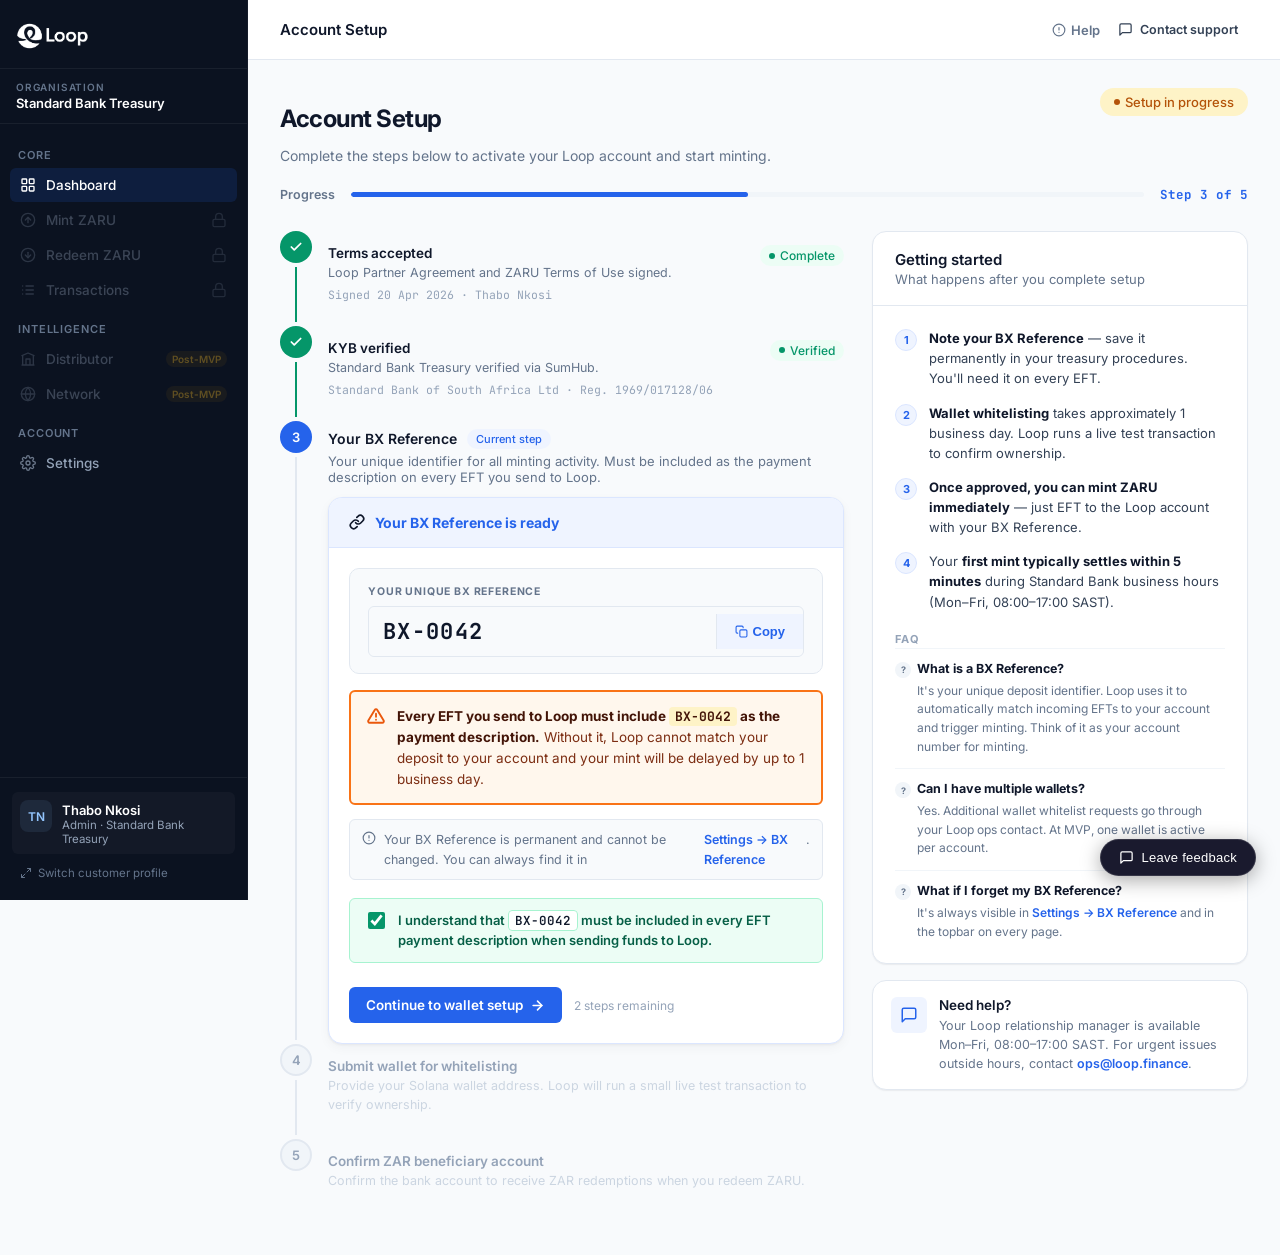
<file: 05-onboarding.html>
<!DOCTYPE html>
<html lang="en">
<head>
  <meta charset="UTF-8">
  <meta name="viewport" content="width=device-width, initial-scale=1.0">
  <title>Account Setup — Loop Customer Portal</title>

  <link rel="preconnect" href="https://fonts.googleapis.com">
  <link rel="preconnect" href="https://fonts.gstatic.com" crossorigin>
  <link href="https://fonts.googleapis.com/css2?family=Inter:wght@400;500;600;700&family=JetBrains+Mono:wght@400;500&display=swap" rel="stylesheet">

  <link rel="stylesheet" href="_tokens.css">
  <link rel="stylesheet" href="_components.css">

  <style>
    a.nav-item { text-decoration: none; }

    /* ── Disabled nav items (locked during onboarding) ─────── */
    .nav-item.locked {
      opacity: 0.35;
      pointer-events: none;
      cursor: default;
    }

    /* ── Two-column onboarding layout ───────────────────────── */
    .onboard-layout {
      display: grid;
      grid-template-columns: 3fr 2fr;
      gap: 28px;
      align-items: start;
    }
    .onboard-right {
      position: sticky;
      top: calc(var(--topbar-h) + 24px);
    }

    /* ── Progress indicator ─────────────────────────────────── */
    .progress-row {
      display: flex;
      align-items: center;
      gap: 16px;
      margin-bottom: 28px;
    }
    .progress-label {
      font-size: 12.5px;
      font-weight: 600;
      color: var(--ink-500);
      white-space: nowrap;
    }
    .progress-track {
      flex: 1;
      height: 5px;
      background: var(--ink-100);
      border-radius: 999px;
      overflow: hidden;
    }
    .progress-fill {
      height: 100%;
      background: var(--accent);
      border-radius: 999px;
      width: 50%; /* 2.5/5 steps — mid-step 3 */
      transition: width 0.4s ease;
    }
    .progress-steps-label {
      font-size: 12.5px;
      font-weight: 700;
      color: var(--accent);
      white-space: nowrap;
      font-family: var(--font-mono);
    }

    /* ── Steps layout overrides ─────────────────────────────── */
    .step { padding-bottom: 0; }
    .step-content { padding-bottom: 0; }

    /* ── Active step expanded card ──────────────────────────── */
    .step-card {
      background: white;
      border: 1.5px solid var(--accent-border);
      border-radius: var(--radius-lg);
      box-shadow: var(--shadow);
      margin-top: 12px;
      overflow: hidden;
    }

    .step-card-header {
      padding: 16px 20px;
      background: var(--accent-soft);
      border-bottom: 1px solid var(--accent-border);
      display: flex;
      align-items: center;
      gap: 10px;
    }
    .step-card-header-title {
      font-size: 14px;
      font-weight: 700;
      color: var(--accent);
    }
    .step-card-body { padding: 20px; }

    /* ── BX Reference copy field — hero ─────────────────────── */
    .bx-hero {
      background: var(--ink-50);
      border: 1px solid var(--ink-200);
      border-radius: var(--radius);
      padding: 16px 18px;
      margin-bottom: 16px;
    }
    .bx-hero-label {
      font-size: 10.5px;
      font-weight: 700;
      text-transform: uppercase;
      letter-spacing: 0.08em;
      color: var(--ink-500);
      margin-bottom: 8px;
    }
    .bx-copy-field .copy-field-value {
      font-family: var(--font-mono);
      font-size: 22px;
      font-weight: 700;
      letter-spacing: 0.06em;
      color: var(--ink-900);
    }
    .bx-copy-field .copy-btn {
      background: var(--accent-soft);
      color: var(--accent);
      font-weight: 700;
      font-size: 13px;
      padding: 10px 18px;
    }
    .bx-copy-field .copy-btn:hover {
      background: var(--accent);
      color: white;
    }
    .bx-copy-field .copy-btn.copied { color: var(--emerald); }

    /* ── BX warning banner ──────────────────────────────────── */
    .bx-warning {
      display: flex;
      gap: 12px;
      padding: 14px 16px;
      background: #FFF7ED;
      border: 2px solid #F97316;
      border-radius: var(--radius-sm);
      margin-bottom: 14px;
    }
    .bx-warning-icon { color: #EA580C; flex-shrink: 0; margin-top: 1px; }
    .bx-warning-text {
      font-size: 13.5px;
      color: #7C2D12;
      line-height: 1.55;
    }
    .bx-warning-text strong { color: #431407; }

    /* ── Info note ──────────────────────────────────────────── */
    .bx-note {
      display: flex;
      align-items: flex-start;
      gap: 8px;
      background: var(--ink-50);
      border: 1px solid var(--ink-200);
      border-radius: var(--radius-sm);
      padding: 10px 12px;
      margin-bottom: 18px;
      font-size: 12.5px;
      color: var(--ink-500);
      line-height: 1.55;
    }
    .bx-note svg { flex-shrink: 0; margin-top: 1px; }

    /* ── Checkbox confirm ───────────────────────────────────── */
    .confirm-check-wrap {
      display: flex;
      align-items: flex-start;
      gap: 10px;
      background: var(--emerald-soft);
      border: 1px solid #A7F3D0;
      border-radius: var(--radius-sm);
      padding: 12px 14px;
      margin-bottom: 20px;
      cursor: pointer;
    }
    .confirm-check-wrap input[type="checkbox"] {
      width: 17px;
      height: 17px;
      margin-top: 1px;
      accent-color: var(--emerald);
      flex-shrink: 0;
      cursor: pointer;
    }
    .confirm-check-label {
      font-size: 13px;
      font-weight: 600;
      color: #065F46;
      line-height: 1.5;
      cursor: pointer;
    }
    .confirm-check-label span.bx-inline {
      font-family: var(--font-mono);
      background: white;
      border: 1px solid #A7F3D0;
      border-radius: 4px;
      padding: 1px 6px;
      font-size: 12.5px;
      color: var(--ink-900);
    }

    /* ── Continue button row ────────────────────────────────── */
    .step-actions {
      display: flex;
      align-items: center;
      gap: 12px;
      padding-top: 4px;
    }
    .step-actions .step-count-note {
      font-size: 12px;
      color: var(--ink-400);
    }

    /* ── Completed step content ─────────────────────────────── */
    .step-complete-body {
      display: flex;
      align-items: flex-start;
      gap: 10px;
      padding: 10px 0 24px;
    }
    .step-complete-icon {
      width: 20px;
      height: 20px;
      border-radius: 50%;
      background: var(--emerald-soft);
      color: var(--emerald);
      display: grid;
      place-items: center;
      flex-shrink: 0;
      margin-top: 1px;
    }
    .step-complete-text { flex: 1; }
    .step-complete-title {
      font-size: 13.5px;
      font-weight: 600;
      color: var(--ink-900);
    }
    .step-complete-desc {
      font-size: 12.5px;
      color: var(--ink-500);
      margin-top: 3px;
      line-height: 1.5;
    }
    .step-complete-meta {
      font-family: var(--font-mono);
      font-size: 11.5px;
      color: var(--ink-400);
      margin-top: 4px;
    }

    /* ── Pending step content ───────────────────────────────── */
    .step-pending-body {
      padding: 10px 0 24px;
    }
    .step-pending-title {
      font-size: 13.5px;
      font-weight: 600;
      color: var(--ink-400);
      margin-bottom: 3px;
    }
    .step-pending-desc {
      font-size: 12.5px;
      color: var(--ink-300);
      line-height: 1.5;
    }

    /* ── Right panel ────────────────────────────────────────── */
    .help-numbered {
      display: flex;
      flex-direction: column;
      gap: 14px;
      margin-bottom: 20px;
    }
    .help-num-item {
      display: flex;
      gap: 12px;
    }
    .help-num-circle {
      width: 22px;
      height: 22px;
      border-radius: 50%;
      background: var(--accent-soft);
      border: 1.5px solid var(--accent-border);
      color: var(--accent);
      font-size: 11px;
      font-weight: 700;
      display: grid;
      place-items: center;
      flex-shrink: 0;
      margin-top: 1px;
    }
    .help-num-text {
      font-size: 13px;
      color: var(--ink-700);
      line-height: 1.55;
    }
    .help-num-text strong { color: var(--ink-900); }

    /* ── FAQ section ────────────────────────────────────────── */
    .faq-list {
      display: flex;
      flex-direction: column;
      gap: 0;
    }
    .faq-item {
      border-top: 1px solid var(--ink-100);
      padding: 12px 0;
    }
    .faq-item:last-child { padding-bottom: 0; }
    .faq-q {
      font-size: 12.5px;
      font-weight: 700;
      color: var(--ink-900);
      margin-bottom: 4px;
      display: flex;
      align-items: flex-start;
      gap: 6px;
    }
    .faq-q-mark {
      width: 16px;
      height: 16px;
      border-radius: 50%;
      background: var(--ink-100);
      color: var(--ink-500);
      font-size: 9px;
      font-weight: 700;
      display: grid;
      place-items: center;
      flex-shrink: 0;
      margin-top: 1px;
    }
    .faq-a {
      font-size: 12px;
      color: var(--ink-500);
      line-height: 1.55;
      padding-left: 22px;
    }

    /* ── Support note ───────────────────────────────────────── */
    .support-note {
      margin-top: 16px;
      padding: 12px 14px;
      background: var(--ink-50);
      border: 1px solid var(--ink-200);
      border-radius: var(--radius-sm);
      display: flex;
      align-items: center;
      gap: 10px;
    }
    .support-note-text {
      font-size: 12px;
      color: var(--ink-500);
      flex: 1;
    }
    .support-note-text a {
      color: var(--accent);
      font-weight: 600;
      text-decoration: none;
    }
    .support-note-text a:hover { text-decoration: underline; }

    /* ── Toast ──────────────────────────────────────────────── */
    .toast {
      position: fixed; bottom: 24px; right: 24px;
      background: var(--ink-900); color: white;
      padding: 10px 16px; border-radius: var(--radius-sm);
      font-size: 13px; font-weight: 500;
      opacity: 0; transform: translateY(8px);
      transition: opacity 180ms ease, transform 180ms ease;
      pointer-events: none; z-index: 1000;
      display: flex; align-items: center; gap: 8px;
      box-shadow: var(--shadow-lg);
    }
    .toast.show { opacity: 1; transform: translateY(0); }
  </style>
  <script src="_persona.js"></script>
</head>
<body>
<div class="app">

  <!-- ══════════════════════════════════════════════════════════
       SIDEBAR — limited nav during onboarding
  ══════════════════════════════════════════════════════════ -->
  <aside class="sidebar">
    <div class="sidebar-header">
      <div class="brand">
        <img src="logo-white.png" alt="Loop" class="brand-logo" />
      </div>
    </div>

    <div class="sidebar-org">
      <div class="org-label">Organisation</div>
      <div class="org-name">Standard Bank Treasury</div>
    </div>

    <nav class="sidebar-nav">
      <span class="nav-section-label">CORE</span>

      <!-- Dashboard — accessible -->
      <a href="01-dashboard.html" class="nav-item active">
        <svg class="icon" viewBox="0 0 24 24" fill="none" stroke="currentColor" stroke-width="2" stroke-linecap="round" stroke-linejoin="round">
          <rect x="3" y="3" width="7" height="7" rx="1"/><rect x="14" y="3" width="7" height="7" rx="1"/>
          <rect x="3" y="14" width="7" height="7" rx="1"/><rect x="14" y="14" width="7" height="7" rx="1"/>
        </svg>
        Dashboard
      </a>

      <!-- Mint — locked -->
      <a href="#" class="nav-item locked" tabindex="-1" aria-disabled="true">
        <svg class="icon" viewBox="0 0 24 24" fill="none" stroke="currentColor" stroke-width="2" stroke-linecap="round" stroke-linejoin="round">
          <circle cx="12" cy="12" r="10"/><polyline points="16 12 12 8 8 12"/><line x1="12" y1="16" x2="12" y2="8"/>
        </svg>
        Mint ZARU
        <svg width="12" height="12" viewBox="0 0 24 24" fill="none" stroke="currentColor" stroke-width="2" stroke-linecap="round" stroke-linejoin="round" style="margin-left:auto;opacity:0.5;">
          <rect x="3" y="11" width="18" height="11" rx="2"/><path d="M7 11V7a5 5 0 0 1 10 0v4"/>
        </svg>
      </a>

      <!-- Burn — locked -->
      <a href="#" class="nav-item locked" tabindex="-1" aria-disabled="true">
        <svg class="icon" viewBox="0 0 24 24" fill="none" stroke="currentColor" stroke-width="2" stroke-linecap="round" stroke-linejoin="round">
          <circle cx="12" cy="12" r="10"/><polyline points="8 12 12 16 16 12"/><line x1="12" y1="8" x2="12" y2="16"/>
        </svg>
        Redeem ZARU
        <svg width="12" height="12" viewBox="0 0 24 24" fill="none" stroke="currentColor" stroke-width="2" stroke-linecap="round" stroke-linejoin="round" style="margin-left:auto;opacity:0.5;">
          <rect x="3" y="11" width="18" height="11" rx="2"/><path d="M7 11V7a5 5 0 0 1 10 0v4"/>
        </svg>
      </a>

      <!-- Transactions — locked -->
      <a href="#" class="nav-item locked" tabindex="-1" aria-disabled="true">
        <svg class="icon" viewBox="0 0 24 24" fill="none" stroke="currentColor" stroke-width="2" stroke-linecap="round" stroke-linejoin="round">
          <line x1="9" y1="6" x2="20" y2="6"/><line x1="9" y1="12" x2="20" y2="12"/><line x1="9" y1="18" x2="20" y2="18"/>
          <circle cx="4" cy="6"  r="1" fill="currentColor" stroke="none"/>
          <circle cx="4" cy="12" r="1" fill="currentColor" stroke="none"/>
          <circle cx="4" cy="18" r="1" fill="currentColor" stroke="none"/>
        </svg>
        Transactions
        <svg width="12" height="12" viewBox="0 0 24 24" fill="none" stroke="currentColor" stroke-width="2" stroke-linecap="round" stroke-linejoin="round" style="margin-left:auto;opacity:0.5;">
          <rect x="3" y="11" width="18" height="11" rx="2"/><path d="M7 11V7a5 5 0 0 1 10 0v4"/>
        </svg>
      </a>

      <span class="nav-section-label">INTELLIGENCE</span>

      <!-- Distributor — locked during onboarding -->
      <a href="#" class="nav-item locked" tabindex="-1" aria-disabled="true">
        <svg class="icon" viewBox="0 0 24 24" fill="none" stroke="currentColor" stroke-width="2" stroke-linecap="round" stroke-linejoin="round">
          <path d="M3 21h18M3 7l9-4 9 4M4 7v14M20 7v14M9 21V12h6v9"/>
        </svg>
        Distributor
        <span class="nav-badge">Post-MVP</span>
      </a>

      <!-- Network — locked -->
      <a href="#" class="nav-item locked" tabindex="-1" aria-disabled="true">
        <svg class="icon" viewBox="0 0 24 24" fill="none" stroke="currentColor" stroke-width="2" stroke-linecap="round" stroke-linejoin="round">
          <circle cx="12" cy="12" r="10"/><line x1="2" y1="12" x2="22" y2="12"/>
          <path d="M12 2a15.3 15.3 0 0 1 4 10 15.3 15.3 0 0 1-4 10 15.3 15.3 0 0 1-4-10 15.3 15.3 0 0 1 4-10z"/>
        </svg>
        Network
        <span class="nav-badge">Post-MVP</span>
      </a>

      <span class="nav-section-label">ACCOUNT</span>

      <!-- Settings — accessible -->
      <a href="08-settings.html" class="nav-item">
        <svg class="icon" viewBox="0 0 24 24" fill="none" stroke="currentColor" stroke-width="2" stroke-linecap="round" stroke-linejoin="round">
          <circle cx="12" cy="12" r="3"/>
          <path d="M19.4 15a1.65 1.65 0 0 0 .33 1.82l.06.06a2 2 0 0 1-2.83 2.83l-.06-.06a1.65 1.65 0 0 0-1.82-.33 1.65 1.65 0 0 0-1 1.51V21a2 2 0 0 1-4 0v-.09A1.65 1.65 0 0 0 9 19.4a1.65 1.65 0 0 0-1.82.33l-.06.06a2 2 0 0 1-2.83-2.83l.06-.06A1.65 1.65 0 0 0 4.68 15a1.65 1.65 0 0 0-1.51-1H3a2 2 0 0 1 0-4h.09A1.65 1.65 0 0 0 4.6 9a1.65 1.65 0 0 0-.33-1.82l-.06-.06a2 2 0 0 1 2.83-2.83l.06.06A1.65 1.65 0 0 0 9 4.68a1.65 1.65 0 0 0 1-1.51V3a2 2 0 0 1 4 0v.09a1.65 1.65 0 0 0 1 1.51 1.65 1.65 0 0 0 1.82-.33l.06-.06a2 2 0 0 1 2.83 2.83l-.06.06A1.65 1.65 0 0 0 19.4 9a1.65 1.65 0 0 0 1.51 1H21a2 2 0 0 1 0 4h-.09a1.65 1.65 0 0 0-1.51 1z"/>
        </svg>
        Settings
      </a>
    </nav>

    <div class="sidebar-footer">
      <div class="org-card">
        <div class="org-avatar">TN</div>
        <div>
          <div class="org-name">Thabo Nkosi</div>
          <div class="org-user">Admin · Standard Bank Treasury</div>
        </div>
      </div>
      <a href="index.html" class="switch-profile-link">
        <svg width="12" height="12" viewBox="0 0 24 24" fill="none"
          stroke="currentColor" stroke-width="2" stroke-linecap="round"
          stroke-linejoin="round">
          <polyline points="15 3 21 3 21 9"/>
          <polyline points="9 21 3 21 3 15"/>
          <line x1="21" y1="3" x2="14" y2="10"/>
          <line x1="3" y1="21" x2="10" y2="14"/>
        </svg>
        Switch customer profile
      </a>
    </div>
  </aside>

  <!-- ══════════════════════════════════════════════════════════
       MAIN CONTENT
  ══════════════════════════════════════════════════════════ -->
  <div class="content">

    <!-- ── Topbar ──────────────────────────────────────────── -->
    <header class="topbar">
      <span class="topbar-title">Account Setup</span>
      <div class="topbar-actions">
        <a href="#" class="link-ghost" style="font-size:13px;font-weight:600;color:var(--ink-500);text-decoration:none;display:flex;align-items:center;gap:5px;">
          <svg width="14" height="14" viewBox="0 0 24 24" fill="none" stroke="currentColor" stroke-width="2" stroke-linecap="round" stroke-linejoin="round">
            <circle cx="12" cy="12" r="10"/><line x1="12" y1="8" x2="12" y2="12"/><line x1="12" y1="16" x2="12.01" y2="16"/>
          </svg>
          Help
        </a>
        <button class="btn btn-ghost btn-sm" style="color:var(--ink-700);">
          <svg class="icon" viewBox="0 0 24 24" fill="none" stroke="currentColor" stroke-width="2" stroke-linecap="round" stroke-linejoin="round">
            <path d="M21 15a2 2 0 0 1-2 2H7l-4 4V5a2 2 0 0 1 2-2h14a2 2 0 0 1 2 2z"/>
          </svg>
          Contact support
        </button>
      </div>
    </header>

    <!-- ── Page ────────────────────────────────────────────── -->
    <main class="page">

      <div class="page-header" style="margin-bottom:8px;">
        <div>
          <h1 class="page-title">Account Setup</h1>
          <p class="page-subtitle">Complete the steps below to activate your Loop account and start minting.</p>
        </div>
        <div>
          <span class="badge badge-pending" style="font-size:13px;padding:6px 14px;">
            <span class="dot"></span>
            Setup in progress
          </span>
        </div>
      </div>

      <!-- ── Progress indicator ─────────────────────────────── -->
      <div class="progress-row">
        <span class="progress-label">Progress</span>
        <div class="progress-track">
          <div class="progress-fill"></div>
        </div>
        <span class="progress-steps-label">Step 3 of 5</span>
      </div>

      <!-- ── Main layout ────────────────────────────────────── -->
      <div class="onboard-layout">

        <!-- ══════════════════════════════════════════════════
             LEFT COLUMN — Steps
        ══════════════════════════════════════════════════ -->
        <div class="onboard-left">
          <div class="steps">

            <!-- ─────────────────────────────────────────────
                 STEP 1 — Complete
            ───────────────────────────────────────────────── -->
            <div class="step">
              <div class="step-indicator">
                <div class="step-circle complete">
                  <svg width="14" height="14" viewBox="0 0 24 24" fill="none" stroke="currentColor" stroke-width="3" stroke-linecap="round" stroke-linejoin="round">
                    <polyline points="20 6 9 17 4 12"/>
                  </svg>
                </div>
                <div class="step-line complete"></div>
              </div>
              <div class="step-content">
                <div class="step-complete-body">
                  <div class="step-complete-text">
                    <div class="step-complete-title">Terms accepted</div>
                    <div class="step-complete-desc">Loop Partner Agreement and ZARU Terms of Use signed.</div>
                    <div class="step-complete-meta">Signed 20 Apr 2026 · Thabo Nkosi</div>
                  </div>
                  <span class="badge badge-success" style="flex-shrink:0;">
                    <span class="dot"></span>Complete
                  </span>
                </div>
              </div>
            </div>

            <!-- ─────────────────────────────────────────────
                 STEP 2 — Complete
            ───────────────────────────────────────────────── -->
            <div class="step">
              <div class="step-indicator">
                <div class="step-circle complete">
                  <svg width="14" height="14" viewBox="0 0 24 24" fill="none" stroke="currentColor" stroke-width="3" stroke-linecap="round" stroke-linejoin="round">
                    <polyline points="20 6 9 17 4 12"/>
                  </svg>
                </div>
                <div class="step-line complete"></div>
              </div>
              <div class="step-content">
                <div class="step-complete-body">
                  <div class="step-complete-text">
                    <div class="step-complete-title">KYB verified</div>
                    <div class="step-complete-desc">Standard Bank Treasury verified via SumHub.</div>
                    <div class="step-complete-meta">Standard Bank of South Africa Ltd · Reg. 1969/017128/06</div>
                  </div>
                  <span class="badge badge-success" style="flex-shrink:0;">
                    <span class="dot"></span>Verified
                  </span>
                </div>
              </div>
            </div>

            <!-- ─────────────────────────────────────────────
                 STEP 3 — ACTIVE (BX Reference)
            ───────────────────────────────────────────────── -->
            <div class="step">
              <div class="step-indicator">
                <div class="step-circle active">3</div>
                <div class="step-line"></div>
              </div>
              <div class="step-content">
                <div style="padding-top:4px;">
                  <div style="display:flex;align-items:center;gap:10px;margin-bottom:4px;">
                    <div class="step-title">Your BX Reference</div>
                    <span class="badge badge-info" style="font-size:11px;">Current step</span>
                  </div>
                  <div class="step-desc" style="margin-bottom:0;">
                    Your unique identifier for all minting activity. Must be included as the payment description on every EFT you send to Loop.
                  </div>
                </div>

                <!-- Active step expanded card -->
                <div class="step-card">
                  <div class="step-card-header">
                    <svg width="16" height="16" viewBox="0 0 24 24" fill="none" stroke="currentColor" stroke-width="2.5" stroke-linecap="round" stroke-linejoin="round">
                      <path d="M10 13a5 5 0 0 0 7.54.54l3-3a5 5 0 0 0-7.07-7.07l-1.72 1.71"/>
                      <path d="M14 11a5 5 0 0 0-7.54-.54l-3 3a5 5 0 0 0 7.07 7.07l1.71-1.71"/>
                    </svg>
                    <span class="step-card-header-title">Your BX Reference is ready</span>
                  </div>
                  <div class="step-card-body">

                    <!-- BX value — hero display -->
                    <div class="bx-hero">
                      <div class="bx-hero-label">Your unique BX Reference</div>
                      <div class="copy-field bx-copy-field">
                        <span class="copy-field-value">BX-0042</span>
                        <button class="copy-btn" onclick="copyBx(this)">
                          <svg width="13" height="13" viewBox="0 0 24 24" fill="none" stroke="currentColor" stroke-width="2" stroke-linecap="round" stroke-linejoin="round">
                            <rect x="9" y="9" width="13" height="13" rx="2"/><path d="M5 15H4a2 2 0 0 1-2-2V4a2 2 0 0 1 2-2h9a2 2 0 0 1 2 2v1"/>
                          </svg>
                          Copy
                        </button>
                      </div>
                    </div>

                    <!-- Warning — cannot-miss -->
                    <div class="bx-warning">
                      <svg class="bx-warning-icon" width="18" height="18" viewBox="0 0 24 24" fill="none" stroke="currentColor" stroke-width="2.5" stroke-linecap="round" stroke-linejoin="round">
                        <path d="M10.29 3.86L1.82 18a2 2 0 0 0 1.71 3h16.94a2 2 0 0 0 1.71-3L13.71 3.86a2 2 0 0 0-3.42 0z"/>
                        <line x1="12" y1="9" x2="12" y2="13"/><line x1="12" y1="17" x2="12.01" y2="17"/>
                      </svg>
                      <div class="bx-warning-text">
                        <strong>Every EFT you send to Loop must include <span style="font-family:var(--font-mono);background:#FEF3C7;padding:1px 6px;border-radius:4px;font-size:13px;">BX-0042</span> as the payment description.</strong>
                        Without it, Loop cannot match your deposit to your account and your mint will be delayed by up to 1 business day.
                      </div>
                    </div>

                    <!-- Permanent note -->
                    <div class="bx-note">
                      <svg width="14" height="14" viewBox="0 0 24 24" fill="none" stroke="currentColor" stroke-width="2" stroke-linecap="round" stroke-linejoin="round">
                        <circle cx="12" cy="12" r="10"/><line x1="12" y1="8" x2="12" y2="12"/><line x1="12" y1="16" x2="12.01" y2="16"/>
                      </svg>
                      Your BX Reference is permanent and cannot be changed. You can always find it in
                      <a href="08-settings.html" style="color:var(--accent);font-weight:600;text-decoration:none;">Settings → BX Reference</a>.
                    </div>

                    <!-- Acknowledgement checkbox -->
                    <label class="confirm-check-wrap">
                      <input type="checkbox" id="bx-confirm" checked>
                      <span class="confirm-check-label">
                        I understand that <span class="bx-inline">BX-0042</span> must be included in every EFT payment description when sending funds to Loop.
                      </span>
                    </label>

                    <!-- Continue button -->
                    <div class="step-actions">
                      <button class="btn btn-primary" id="continue-btn" onclick="handleContinue()">
                        Continue to wallet setup
                        <svg class="icon" viewBox="0 0 24 24" fill="none" stroke="currentColor" stroke-width="2.5" stroke-linecap="round" stroke-linejoin="round">
                          <line x1="5" y1="12" x2="19" y2="12"/><polyline points="12 5 19 12 12 19"/>
                        </svg>
                      </button>
                      <span class="step-count-note">2 steps remaining</span>
                    </div>

                  </div>
                </div>

              </div>
            </div>

            <!-- ─────────────────────────────────────────────
                 STEP 4 — Pending
            ───────────────────────────────────────────────── -->
            <div class="step">
              <div class="step-indicator">
                <div class="step-circle pending">4</div>
                <div class="step-line"></div>
              </div>
              <div class="step-content">
                <div class="step-pending-body">
                  <div class="step-pending-title">Submit wallet for whitelisting</div>
                  <div class="step-pending-desc">Provide your Solana wallet address. Loop will run a small live test transaction to verify ownership.</div>
                </div>
              </div>
            </div>

            <!-- ─────────────────────────────────────────────
                 STEP 5 — Pending
            ───────────────────────────────────────────────── -->
            <div class="step">
              <div class="step-indicator">
                <div class="step-circle pending">5</div>
              </div>
              <div class="step-content">
                <div class="step-pending-body" style="padding-bottom:0;">
                  <div class="step-pending-title">Confirm ZAR beneficiary account</div>
                  <div class="step-pending-desc">Confirm the bank account to receive ZAR redemptions when you redeem ZARU.</div>
                </div>
              </div>
            </div>

          </div><!-- /steps -->
        </div><!-- /onboard-left -->

        <!-- ══════════════════════════════════════════════════
             RIGHT COLUMN — Help panel
        ══════════════════════════════════════════════════ -->
        <div class="onboard-right">

          <!-- Getting started card -->
          <div class="card mb-4">
            <div class="card-header">
              <div>
                <div class="card-title">Getting started</div>
                <div class="card-subtitle">What happens after you complete setup</div>
              </div>
            </div>
            <div class="card-body">
              <div class="help-numbered">

                <div class="help-num-item">
                  <div class="help-num-circle">1</div>
                  <div class="help-num-text">
                    <strong>Note your BX Reference</strong> — save it permanently in your treasury procedures. You'll need it on every EFT.
                  </div>
                </div>

                <div class="help-num-item">
                  <div class="help-num-circle">2</div>
                  <div class="help-num-text">
                    <strong>Wallet whitelisting</strong> takes approximately 1 business day. Loop runs a live test transaction to confirm ownership.
                  </div>
                </div>

                <div class="help-num-item">
                  <div class="help-num-circle">3</div>
                  <div class="help-num-text">
                    <strong>Once approved, you can mint ZARU immediately</strong> — just EFT to the Loop account with your BX Reference.
                  </div>
                </div>

                <div class="help-num-item">
                  <div class="help-num-circle">4</div>
                  <div class="help-num-text">
                    Your <strong>first mint typically settles within 5 minutes</strong> during Standard Bank business hours (Mon–Fri, 08:00–17:00 SAST).
                  </div>
                </div>

              </div>

              <!-- FAQ -->
              <div style="font-size:11px;font-weight:700;text-transform:uppercase;letter-spacing:0.08em;color:var(--ink-400);margin-bottom:2px;">FAQ</div>
              <div class="faq-list">

                <div class="faq-item">
                  <div class="faq-q">
                    <span class="faq-q-mark">?</span>
                    What is a BX Reference?
                  </div>
                  <div class="faq-a">
                    It's your unique deposit identifier. Loop uses it to automatically match incoming EFTs to your account and trigger minting. Think of it as your account number for minting.
                  </div>
                </div>

                <div class="faq-item">
                  <div class="faq-q">
                    <span class="faq-q-mark">?</span>
                    Can I have multiple wallets?
                  </div>
                  <div class="faq-a">
                    Yes. Additional wallet whitelist requests go through your Loop ops contact. At MVP, one wallet is active per account.
                  </div>
                </div>

                <div class="faq-item">
                  <div class="faq-q">
                    <span class="faq-q-mark">?</span>
                    What if I forget my BX Reference?
                  </div>
                  <div class="faq-a">
                    It's always visible in <a href="08-settings.html" style="color:var(--accent);font-weight:600;text-decoration:none;">Settings → BX Reference</a> and in the topbar on every page.
                  </div>
                </div>

              </div>
            </div>
          </div>

          <!-- Support card -->
          <div class="card">
            <div class="card-body" style="padding:16px 18px;">
              <div style="display:flex;align-items:flex-start;gap:12px;">
                <div style="width:36px;height:36px;border-radius:var(--radius-sm);background:var(--accent-soft);display:grid;place-items:center;flex-shrink:0;color:var(--accent);">
                  <svg width="18" height="18" viewBox="0 0 24 24" fill="none" stroke="currentColor" stroke-width="2" stroke-linecap="round" stroke-linejoin="round">
                    <path d="M21 15a2 2 0 0 1-2 2H7l-4 4V5a2 2 0 0 1 2-2h14a2 2 0 0 1 2 2z"/>
                  </svg>
                </div>
                <div>
                  <div style="font-size:13.5px;font-weight:600;color:var(--ink-900);margin-bottom:4px;">Need help?</div>
                  <div style="font-size:12.5px;color:var(--ink-500);line-height:1.5;">
                    Your Loop relationship manager is available Mon–Fri, 08:00–17:00 SAST. For urgent issues outside hours, contact
                    <a href="mailto:ops@loop.finance" style="color:var(--accent);font-weight:600;text-decoration:none;">ops@loop.finance</a>.
                  </div>
                </div>
              </div>
            </div>
          </div>

        </div><!-- /onboard-right -->
      </div><!-- /onboard-layout -->
    </main>
  </div>
</div>

<!-- ── Toast ───────────────────────────────────────────────── -->
<div class="toast" id="toast">
  <svg width="13" height="13" viewBox="0 0 24 24" fill="none" stroke="currentColor" stroke-width="2.5" stroke-linecap="round" stroke-linejoin="round">
    <polyline points="20 6 9 17 4 12"/>
  </svg>
  <span id="toast-msg">Copied!</span>
</div>

<script>
  /* ── Persona init ───────────────────────────────────────── */
  var persona = getPersona();
  preservePersonaLinks();

  /* ── Persona DOM updates ───────────────────────────────── */
  (function () {
    // Sidebar
    var _so = document.querySelector('.sidebar-org .org-name');
    if (_so) _so.textContent = persona.orgName;
    var _av = document.querySelector('.org-avatar');
    if (_av) _av.textContent = persona.userInitials;
    var _on = document.querySelector('.org-card .org-name');
    if (_on) _on.textContent = persona.userName;
    var _ou = document.querySelector('.org-user');
    if (_ou) _ou.textContent = persona.userRole + ' \xB7 ' + persona.orgName;

    // BX copy field (step 3)
    var bxVal = document.querySelector('.bx-copy-field .copy-field-value');
    if (bxVal) bxVal.textContent = persona.bxRef;

    // BX warning text (innerHTML — contains styled span)
    var bxWarn = document.querySelector('.bx-warning-text');
    if (bxWarn) {
      bxWarn.innerHTML = bxWarn.innerHTML.replace(/BX-\d+/g, persona.bxRef);
    }

    // Confirmation checkbox label
    var bxInline = document.querySelector('.bx-inline');
    if (bxInline) bxInline.textContent = persona.bxRef;

    // Step 2 KYB org name
    document.querySelectorAll('.step-desc').forEach(function (el) {
      if (el.textContent.indexOf('Standard Bank Treasury') !== -1) {
        el.textContent = el.textContent.replace('Standard Bank Treasury', persona.orgName);
      }
    });

    // FAQ / bx-note links containing old BX ref
    document.querySelectorAll('.bx-note, .faq-item').forEach(function (el) {
      if (el.innerHTML.indexOf('BX-') !== -1) {
        el.innerHTML = el.innerHTML.replace(/BX-\d+/g, persona.bxRef);
      }
    });
  }());

  /* ── BX copy ────────────────────────────────────────────── */
  function copyBx(btn) {
    navigator.clipboard.writeText(persona.bxRef).then(function () {
      var prev = btn.innerHTML;
      btn.classList.add('copied');
      btn.innerHTML = '<svg width="13" height="13" viewBox="0 0 24 24" fill="none" stroke="currentColor" stroke-width="2.5" stroke-linecap="round" stroke-linejoin="round"><polyline points="20 6 9 17 4 12"/></svg> Copied!';
      var toast = document.getElementById('toast');
      document.getElementById('toast-msg').textContent = persona.bxRef + ' copied to clipboard';
      toast.classList.add('show');
      setTimeout(function () {
        btn.classList.remove('copied');
        btn.innerHTML = prev;
        toast.classList.remove('show');
      }, 2200);
    });
  }

  /* ── Continue button: require checkbox ─────────────────── */
  function handleContinue() {
    var checked = document.getElementById('bx-confirm').checked;
    if (!checked) {
      document.getElementById('bx-confirm').closest('.confirm-check-wrap').style.animation = 'shake 0.35s ease';
      setTimeout(function () {
        document.getElementById('bx-confirm').closest('.confirm-check-wrap').style.animation = '';
      }, 400);
      var toast = document.getElementById('toast');
      document.getElementById('toast-msg').textContent = 'Please confirm you understand the BX Reference requirement';
      toast.classList.add('show');
      setTimeout(function () { toast.classList.remove('show'); }, 3000);
      return;
    }
    /* Prototype: show confirmation toast */
    var toast = document.getElementById('toast');
    document.getElementById('toast-msg').textContent = 'Step 3 complete — proceeding to wallet setup';
    toast.classList.add('show');
    setTimeout(function () { toast.classList.remove('show'); }, 2500);
  }
</script>

<style>
  @keyframes shake {
    0%, 100% { transform: translateX(0); }
    20%       { transform: translateX(-5px); }
    40%       { transform: translateX(5px); }
    60%       { transform: translateX(-4px); }
    80%       { transform: translateX(4px); }
  }
</style>
  <!-- Feedback widget -->
  <script src="_feedback-config.js"></script>
  <script src="_feedback.js"></script>
</body>
</html>
</file>
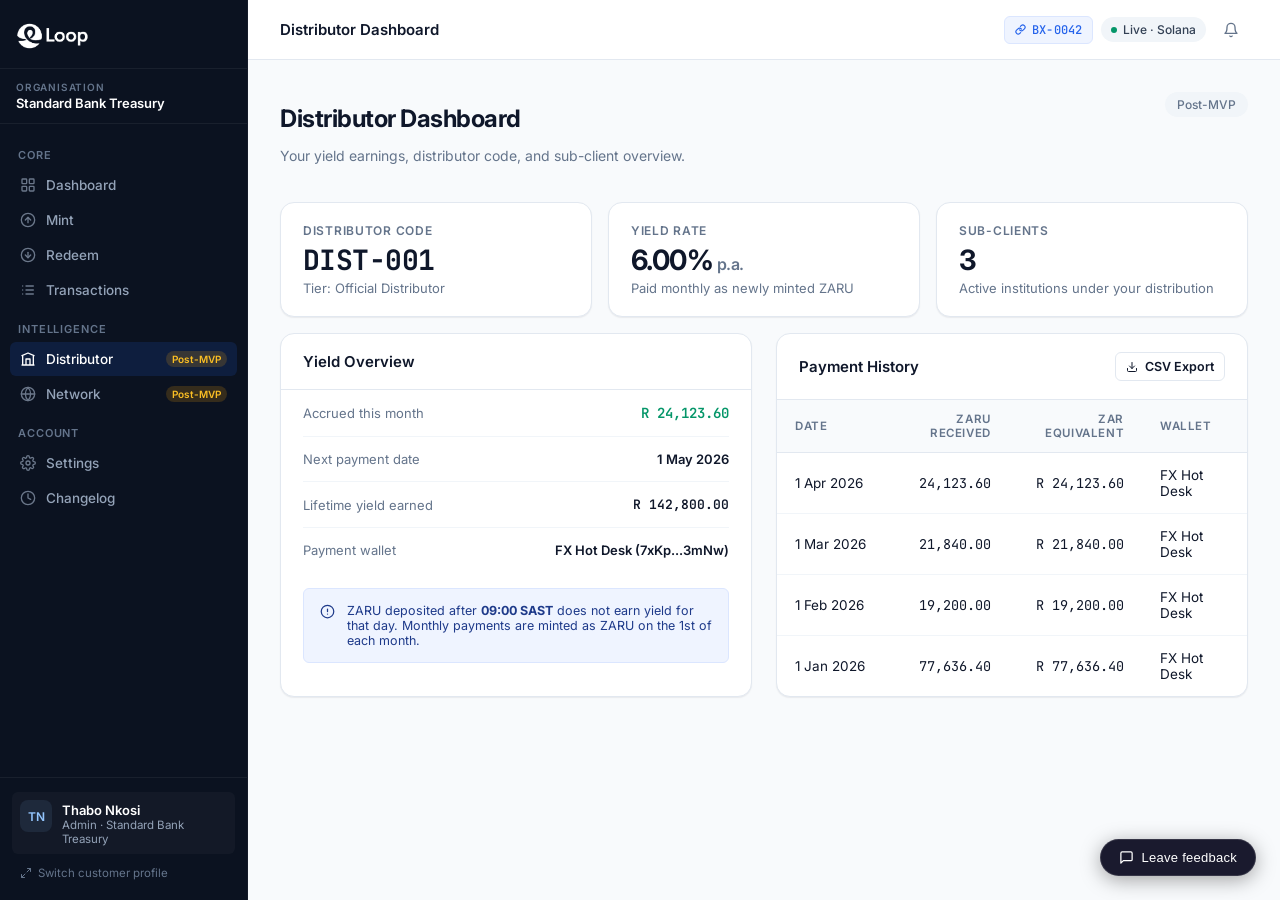
<file: 06-yield.html>
<!DOCTYPE html>
<html lang="en">
<head>
  <meta charset="UTF-8">
  <meta name="viewport" content="width=device-width, initial-scale=1.0">
  <title>Distributor Dashboard — Loop Customer Portal</title>

  <link rel="preconnect" href="https://fonts.googleapis.com">
  <link rel="preconnect" href="https://fonts.gstatic.com" crossorigin>
  <link href="https://fonts.googleapis.com/css2?family=Inter:wght@400;500;600;700&family=JetBrains+Mono:wght@400;500&display=swap" rel="stylesheet">

  <link rel="stylesheet" href="_tokens.css">
  <link rel="stylesheet" href="_components.css">

  <style>
    a.nav-item { text-decoration: none; }

    /* ── 2-column body grid ─────────────────────────────────── */
    .grid-2-equal {
      display: grid;
      grid-template-columns: repeat(2, 1fr);
      gap: var(--gap);
    }

    /* ── Yield overview rows ────────────────────────────────── */
    .overview-rows {
      display: flex;
      flex-direction: column;
      padding: 0 22px;
    }
    .overview-row {
      display: flex;
      align-items: center;
      justify-content: space-between;
      padding: 14px 0;
      border-bottom: 1px solid var(--ink-100);
      gap: 16px;
    }
    .overview-row:last-child { border-bottom: none; }
    .overview-row-label {
      font-size: 13px;
      color: var(--ink-500);
    }
    .overview-row-value {
      font-size: 13px;
      font-weight: 600;
      color: var(--ink-900);
      text-align: right;
    }
    .overview-row-value.emerald {
      font-family: var(--font-mono);
      font-size: 14px;
      color: var(--emerald);
    }
    .overview-row-value.mono {
      font-family: var(--font-mono);
    }

    /* ── Toast ──────────────────────────────────────────────── */
    .toast {
      position: fixed; bottom: 24px; right: 24px;
      background: var(--ink-900); color: white;
      padding: 10px 16px; border-radius: var(--radius-sm);
      font-size: 13px; font-weight: 500;
      opacity: 0; transform: translateY(8px);
      transition: opacity 180ms ease, transform 180ms ease;
      pointer-events: none; z-index: 1000;
      display: flex; align-items: center; gap: 8px;
      box-shadow: var(--shadow-lg);
    }
    .toast.show { opacity: 1; transform: translateY(0); }
  </style>
  <script src="_persona.js"></script>
</head>
<body>
<div class="app">

  <!-- ══════════════════════════════════════════════════════════
       SIDEBAR
  ══════════════════════════════════════════════════════════ -->
  <aside class="sidebar">
    <div class="sidebar-header">
      <div class="brand">
        <img src="logo-white.png" alt="Loop" class="brand-logo" />
      </div>
    </div>

    <div class="sidebar-org">
      <div class="org-label">Organisation</div>
      <div class="org-name">Standard Bank Treasury</div>
    </div>

    <nav class="sidebar-nav">
      <span class="nav-section-label">CORE</span>

      <a href="01-dashboard.html" class="nav-item">
        <svg class="icon" viewBox="0 0 24 24" fill="none" stroke="currentColor" stroke-width="2" stroke-linecap="round" stroke-linejoin="round">
          <rect x="3" y="3" width="7" height="7" rx="1"/><rect x="14" y="3" width="7" height="7" rx="1"/>
          <rect x="3" y="14" width="7" height="7" rx="1"/><rect x="14" y="14" width="7" height="7" rx="1"/>
        </svg>
        Dashboard
      </a>

      <a href="02-mint.html" class="nav-item">
        <svg class="icon" viewBox="0 0 24 24" fill="none" stroke="currentColor" stroke-width="2" stroke-linecap="round" stroke-linejoin="round">
          <circle cx="12" cy="12" r="10"/><polyline points="16 12 12 8 8 12"/><line x1="12" y1="16" x2="12" y2="8"/>
        </svg>
        Mint
      </a>

      <a href="03-burn.html" class="nav-item">
        <svg class="icon" viewBox="0 0 24 24" fill="none" stroke="currentColor" stroke-width="2" stroke-linecap="round" stroke-linejoin="round">
          <circle cx="12" cy="12" r="10"/><polyline points="8 12 12 16 16 12"/><line x1="12" y1="8" x2="12" y2="16"/>
        </svg>
        Redeem
      </a>

      <a href="04-transactions.html" class="nav-item">
        <svg class="icon" viewBox="0 0 24 24" fill="none" stroke="currentColor" stroke-width="2" stroke-linecap="round" stroke-linejoin="round">
          <line x1="9" y1="6" x2="20" y2="6"/><line x1="9" y1="12" x2="20" y2="12"/><line x1="9" y1="18" x2="20" y2="18"/>
          <circle cx="4" cy="6"  r="1" fill="currentColor" stroke="none"/>
          <circle cx="4" cy="12" r="1" fill="currentColor" stroke="none"/>
          <circle cx="4" cy="18" r="1" fill="currentColor" stroke="none"/>
        </svg>
        Transactions
      </a>

      <span class="nav-section-label">INTELLIGENCE</span>

      <a href="06-yield.html" class="nav-item active">
        <svg class="icon" viewBox="0 0 24 24" fill="none" stroke="currentColor" stroke-width="2" stroke-linecap="round" stroke-linejoin="round">
          <path d="M3 21h18M3 7l9-4 9 4M4 7v14M20 7v14M9 21V12h6v9"/>
        </svg>
        Distributor
        <span class="nav-badge">Post-MVP</span>
      </a>

      <a href="07-network.html" class="nav-item">
        <svg class="icon" viewBox="0 0 24 24" fill="none" stroke="currentColor" stroke-width="2" stroke-linecap="round" stroke-linejoin="round">
          <circle cx="12" cy="12" r="10"/><line x1="2" y1="12" x2="22" y2="12"/>
          <path d="M12 2a15.3 15.3 0 0 1 4 10 15.3 15.3 0 0 1-4 10 15.3 15.3 0 0 1-4-10 15.3 15.3 0 0 1 4-10z"/>
        </svg>
        Network
        <span class="nav-badge">Post-MVP</span>
      </a>

      <span class="nav-section-label">ACCOUNT</span>

      <a href="08-settings.html" class="nav-item">
        <svg class="icon" viewBox="0 0 24 24" fill="none" stroke="currentColor" stroke-width="2" stroke-linecap="round" stroke-linejoin="round">
          <circle cx="12" cy="12" r="3"/>
          <path d="M19.4 15a1.65 1.65 0 0 0 .33 1.82l.06.06a2 2 0 0 1-2.83 2.83l-.06-.06a1.65 1.65 0 0 0-1.82-.33 1.65 1.65 0 0 0-1 1.51V21a2 2 0 0 1-4 0v-.09A1.65 1.65 0 0 0 9 19.4a1.65 1.65 0 0 0-1.82.33l-.06.06a2 2 0 0 1-2.83-2.83l.06-.06A1.65 1.65 0 0 0 4.68 15a1.65 1.65 0 0 0-1.51-1H3a2 2 0 0 1 0-4h.09A1.65 1.65 0 0 0 4.6 9a1.65 1.65 0 0 0-.33-1.82l-.06-.06a2 2 0 0 1 2.83-2.83l.06.06A1.65 1.65 0 0 0 9 4.68a1.65 1.65 0 0 0 1-1.51V3a2 2 0 0 1 4 0v.09a1.65 1.65 0 0 0 1 1.51 1.65 1.65 0 0 0 1.82-.33l.06-.06a2 2 0 0 1 2.83 2.83l-.06.06A1.65 1.65 0 0 0 19.4 9a1.65 1.65 0 0 0 1.51 1H21a2 2 0 0 1 0 4h-.09a1.65 1.65 0 0 0-1.51 1z"/>
        </svg>
        Settings
      </a>
      <a href="changelog.html" class="nav-item">
        <svg class="icon" viewBox="0 0 24 24" fill="none" stroke="currentColor" stroke-width="2" stroke-linecap="round" stroke-linejoin="round">
          <circle cx="12" cy="12" r="10"/><polyline points="12 6 12 12 16 14"/>
        </svg>
        Changelog
      </a>
    </nav>

    <div class="sidebar-footer">
      <div class="org-card">
        <div class="org-avatar">TN</div>
        <div>
          <div class="org-name">Thabo Nkosi</div>
          <div class="org-user">Admin · Standard Bank Treasury</div>
        </div>
      </div>
      <a href="index.html" class="switch-profile-link">
        <svg width="12" height="12" viewBox="0 0 24 24" fill="none"
          stroke="currentColor" stroke-width="2" stroke-linecap="round"
          stroke-linejoin="round">
          <polyline points="15 3 21 3 21 9"/>
          <polyline points="9 21 3 21 3 15"/>
          <line x1="21" y1="3" x2="14" y2="10"/>
          <line x1="3" y1="21" x2="10" y2="14"/>
        </svg>
        Switch customer profile
      </a>
    </div>
  </aside>

  <!-- ══════════════════════════════════════════════════════════
       MAIN CONTENT
  ══════════════════════════════════════════════════════════ -->
  <div class="content">

    <!-- ── Topbar ──────────────────────────────────────────── -->
    <header class="topbar">
      <span class="topbar-title">Distributor Dashboard</span>
      <div class="topbar-actions">
        <button class="bx-chip" onclick="copyToast('BX-0042')" title="Click to copy">
          <svg width="11" height="11" viewBox="0 0 24 24" fill="none" stroke="currentColor" stroke-width="2.5" stroke-linecap="round" stroke-linejoin="round">
            <path d="M10 13a5 5 0 0 0 7.54.54l3-3a5 5 0 0 0-7.07-7.07l-1.72 1.71"/>
            <path d="M14 11a5 5 0 0 0-7.54-.54l-3 3a5 5 0 0 0 7.07 7.07l1.71-1.71"/>
          </svg>
          BX-0042
        </button>
        <div class="status-dot">
          <span class="dot"></span>
          Live · Solana
        </div>
        <button class="icon-btn" title="Notifications" aria-label="Notifications">
          <svg width="16" height="16" viewBox="0 0 24 24" fill="none" stroke="currentColor" stroke-width="2" stroke-linecap="round" stroke-linejoin="round">
            <path d="M18 8A6 6 0 0 0 6 8c0 7-3 9-3 9h18s-3-2-3-9"/>
            <path d="M13.73 21a2 2 0 0 1-3.46 0"/>
          </svg>
        </button>
      </div>
    </header>

    <!-- ── Page ────────────────────────────────────────────── -->
    <main class="page">

      <!-- ── 1. Page header ─────────────────────────────────── -->
      <div class="page-header">
        <div>
          <h1 class="page-title">Distributor Dashboard</h1>
          <p class="page-subtitle">Your yield earnings, distributor code, and sub-client overview.</p>
        </div>
        <span class="badge badge-neutral" style="font-size:12px;padding:5px 12px;margin-top:4px;">Post-MVP</span>
      </div>

      <!-- ── 2. Stat row ────────────────────────────────────── -->
      <div class="grid grid-3 mb-4">

        <!-- Card 1: Distributor Code -->
        <div class="card stat-card">
          <div class="stat-label">DISTRIBUTOR CODE</div>
          <div class="stat-value mono" id="stat-dist-code">DIST-001</div>
          <div class="stat-sub" id="stat-dist-tier">Tier: Official Distributor</div>
        </div>

        <!-- Card 2: Yield Rate -->
        <div class="card stat-card">
          <div class="stat-label">YIELD RATE</div>
          <div class="stat-value" id="stat-yield-rate">6.00%
            <span style="font-size:16px;font-weight:600;color:var(--ink-500);"> p.a.</span>
          </div>
          <div class="stat-sub">Paid monthly as newly minted ZARU</div>
        </div>

        <!-- Card 3: Sub-clients -->
        <div class="card stat-card">
          <div class="stat-label">SUB-CLIENTS</div>
          <div class="stat-value" id="stat-sub-clients">3</div>
          <div class="stat-sub">Active institutions under your distribution</div>
        </div>

      </div>

      <!-- ── 3. Body row ────────────────────────────────────── -->
      <div class="grid-2-equal">

        <!-- Left: Yield Overview -->
        <div class="card">
          <div class="card-header">
            <span class="card-title">Yield Overview</span>
          </div>

          <div class="overview-rows">
            <div class="overview-row">
              <span class="overview-row-label">Accrued this month</span>
              <span class="overview-row-value emerald" id="ov-accrued">R 24,123.60</span>
            </div>
            <div class="overview-row">
              <span class="overview-row-label">Next payment date</span>
              <span class="overview-row-value" id="ov-next-payment">1 May 2026</span>
            </div>
            <div class="overview-row">
              <span class="overview-row-label">Lifetime yield earned</span>
              <span class="overview-row-value mono" id="ov-lifetime">R 142,800.00</span>
            </div>
            <div class="overview-row">
              <span class="overview-row-label">Payment wallet</span>
              <span class="overview-row-value" id="ov-wallet">FX Hot Desk (7xKp...3mNw)</span>
            </div>
          </div>

          <div style="padding:16px 22px 22px;">
            <div class="alert alert-info">
              <svg style="width:15px;height:15px;flex-shrink:0;margin-top:1px;" viewBox="0 0 24 24" fill="none" stroke="currentColor" stroke-width="2" stroke-linecap="round" stroke-linejoin="round">
                <circle cx="12" cy="12" r="10"/><line x1="12" y1="8" x2="12" y2="12"/><line x1="12" y1="16" x2="12.01" y2="16"/>
              </svg>
              <div style="font-size:12.5px;">
                ZARU deposited after <strong>09:00 SAST</strong> does not earn yield for that day.
                Monthly payments are minted as ZARU on the 1st of each month.
              </div>
            </div>
          </div>
        </div>

        <!-- Right: Payment History -->
        <div class="card">
          <div class="card-header">
            <span class="card-title">Payment History</span>
            <button class="btn btn-secondary btn-sm" onclick="exportCSV()">
              <svg width="12" height="12" viewBox="0 0 24 24" fill="none" stroke="currentColor" stroke-width="2" stroke-linecap="round" stroke-linejoin="round" style="flex-shrink:0;">
                <path d="M21 15v4a2 2 0 0 1-2 2H5a2 2 0 0 1-2-2v-4"/>
                <polyline points="7 10 12 15 17 10"/>
                <line x1="12" y1="15" x2="12" y2="3"/>
              </svg>
              CSV Export
            </button>
          </div>
          <div style="overflow-x:auto;">
            <table class="data">
              <thead>
                <tr>
                  <th>Date</th>
                  <th style="text-align:right;">ZARU received</th>
                  <th style="text-align:right;">ZAR equivalent</th>
                  <th>Wallet</th>
                </tr>
              </thead>
              <tbody>
                <tr>
                  <td style="white-space:nowrap;font-size:13.5px;color:var(--ink-900);">1 Apr 2026</td>
                  <td style="text-align:right;" class="td-mono">24,123.60</td>
                  <td style="text-align:right;" class="td-mono">R 24,123.60</td>
                  <td class="ph-wallet" style="font-size:13.5px;color:var(--ink-900);">FX Hot Desk</td>
                </tr>
                <tr>
                  <td style="white-space:nowrap;font-size:13.5px;color:var(--ink-900);">1 Mar 2026</td>
                  <td style="text-align:right;" class="td-mono">21,840.00</td>
                  <td style="text-align:right;" class="td-mono">R 21,840.00</td>
                  <td class="ph-wallet" style="font-size:13.5px;color:var(--ink-900);">FX Hot Desk</td>
                </tr>
                <tr>
                  <td style="white-space:nowrap;font-size:13.5px;color:var(--ink-900);">1 Feb 2026</td>
                  <td style="text-align:right;" class="td-mono">19,200.00</td>
                  <td style="text-align:right;" class="td-mono">R 19,200.00</td>
                  <td class="ph-wallet" style="font-size:13.5px;color:var(--ink-900);">FX Hot Desk</td>
                </tr>
                <tr>
                  <td style="white-space:nowrap;font-size:13.5px;color:var(--ink-900);">1 Jan 2026</td>
                  <td style="text-align:right;" class="td-mono">77,636.40</td>
                  <td style="text-align:right;" class="td-mono">R 77,636.40</td>
                  <td class="ph-wallet" style="font-size:13.5px;color:var(--ink-900);">FX Hot Desk</td>
                </tr>
              </tbody>
            </table>
          </div>
        </div>

      </div>

    </main>
  </div>
</div>

<!-- ── Toast ───────────────────────────────────────────────── -->
<div class="toast" id="toast">
  <svg width="13" height="13" viewBox="0 0 24 24" fill="none" stroke="currentColor" stroke-width="2.5" stroke-linecap="round" stroke-linejoin="round">
    <polyline points="20 6 9 17 4 12"/>
  </svg>
  <span id="toast-msg">Copied to clipboard</span>
</div>

<script>
  /* ── Persona init ───────────────────────────────────────── */
  var persona = getPersona();
  preservePersonaLinks();

  /* ── Distributor nav visibility ─────────────────────────── */
  var distNav = document.querySelector('a[href*="06-yield.html"]');
  if (distNav) distNav.style.display = persona.isDistributor ? '' : 'none';

  /* ── Guard: distributor access only ─────────────────────── */
  if (!persona.isDistributor) {
    document.body.innerHTML = '<div style="display:grid;place-items:center;height:100vh;font-family:sans-serif;color:#64748B;font-size:15px;">Distributor access is not enabled for this account. Contact your Loop relationship manager.</div>';
  }

  /* ── Persona DOM updates ───────────────────────────────── */
  if (persona.isDistributor) (function () {

    // Sidebar
    var _so = document.querySelector('.sidebar-org .org-name');
    if (_so) _so.textContent = persona.orgName;
    var _av = document.querySelector('.org-avatar');
    if (_av) _av.textContent = persona.userInitials;
    var _on = document.querySelector('.org-card .org-name');
    if (_on) _on.textContent = persona.userName;
    var _ou = document.querySelector('.org-user');
    if (_ou) _ou.textContent = persona.userRole + ' \xB7 ' + persona.orgName;

    // BX chip
    document.querySelectorAll('.bx-chip').forEach(function (el) {
      el.innerHTML = el.innerHTML.replace(/BX-\d+/g, persona.bxRef);
      var oc = el.getAttribute('onclick');
      if (oc) el.setAttribute('onclick', oc.replace(/BX-\d+/g, persona.bxRef));
    });

    // Stat card 1: Distributor Code + Tier
    var distCode = document.getElementById('stat-dist-code');
    if (distCode) distCode.textContent = persona.distributorCode;
    var distTier = document.getElementById('stat-dist-tier');
    if (distTier) distTier.textContent = 'Tier: ' + persona.distributorTier + ' Distributor';

    // Stat card 2: Yield Rate
    var yieldRate = document.getElementById('stat-yield-rate');
    if (yieldRate) {
      yieldRate.innerHTML = persona.distributorYieldRate +
        '<span style="font-size:16px;font-weight:600;color:var(--ink-500);"> p.a.</span>';
    }

    // Stat card 3: Sub-clients
    var subClients = document.getElementById('stat-sub-clients');
    if (subClients) subClients.textContent = persona.distributorClients;

    // Yield overview rows
    var ovAccrued = document.getElementById('ov-accrued');
    if (ovAccrued) ovAccrued.textContent = formatZAR(persona.distributorYieldAccruedMonth);

    var ovNextPayment = document.getElementById('ov-next-payment');
    if (ovNextPayment) ovNextPayment.textContent = persona.distributorYieldNextPaymentDate;

    var ovLifetime = document.getElementById('ov-lifetime');
    if (ovLifetime) ovLifetime.textContent = formatZAR(persona.distributorYieldLifetime);

    var ovWallet = document.getElementById('ov-wallet');
    if (ovWallet) ovWallet.textContent = persona.primaryWallet.label + ' (' + persona.primaryWallet.addressShort + ')';

    // Payment history wallet column
    document.querySelectorAll('table.data .ph-wallet').forEach(function (cell) {
      cell.textContent = persona.primaryWallet.label;
    });

  }());

  function copyToast(value) {
    navigator.clipboard.writeText(value).then(function () {
      var toast = document.getElementById('toast');
      document.getElementById('toast-msg').textContent = 'Copied to clipboard';
      toast.classList.add('show');
      setTimeout(function () { toast.classList.remove('show'); }, 2200);
    });
  }

  function exportCSV() {
    var rows = [['Date', 'ZARU received', 'ZAR equivalent', 'Wallet']];
    document.querySelectorAll('table.data tbody tr').forEach(function (row) {
      rows.push([
        row.cells[0].textContent.trim(),
        row.cells[1].textContent.trim(),
        row.cells[2].textContent.trim(),
        row.cells[3].textContent.trim(),
      ]);
    });
    var csv = rows.map(function (r) { return r.join(','); }).join('\n');
    var a = document.createElement('a');
    a.href = 'data:text/csv;charset=utf-8,' + encodeURIComponent(csv);
    a.download = 'distributor-yield-payments.csv';
    a.click();
  }
</script>
  <!-- Feedback widget -->
  <script src="_feedback-config.js"></script>
  <script src="_feedback.js"></script>
</body>
</html>
</file>
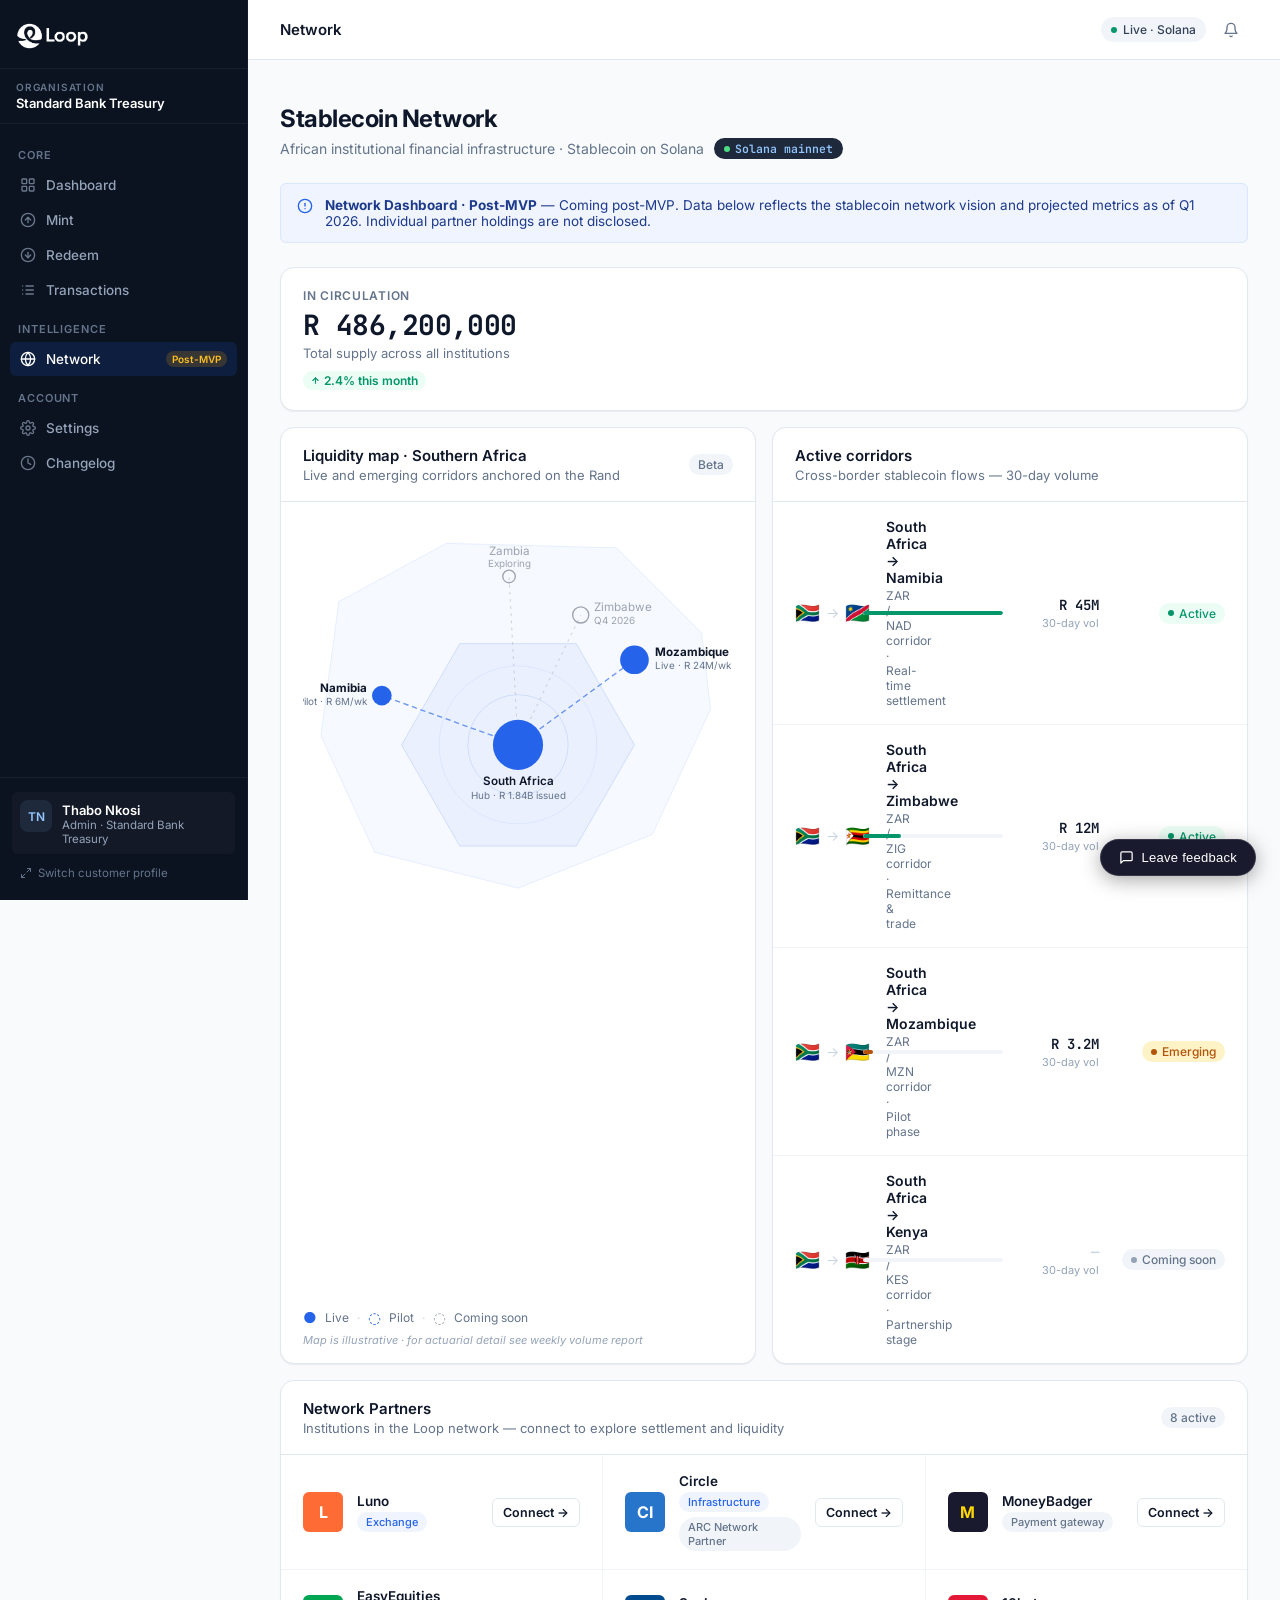
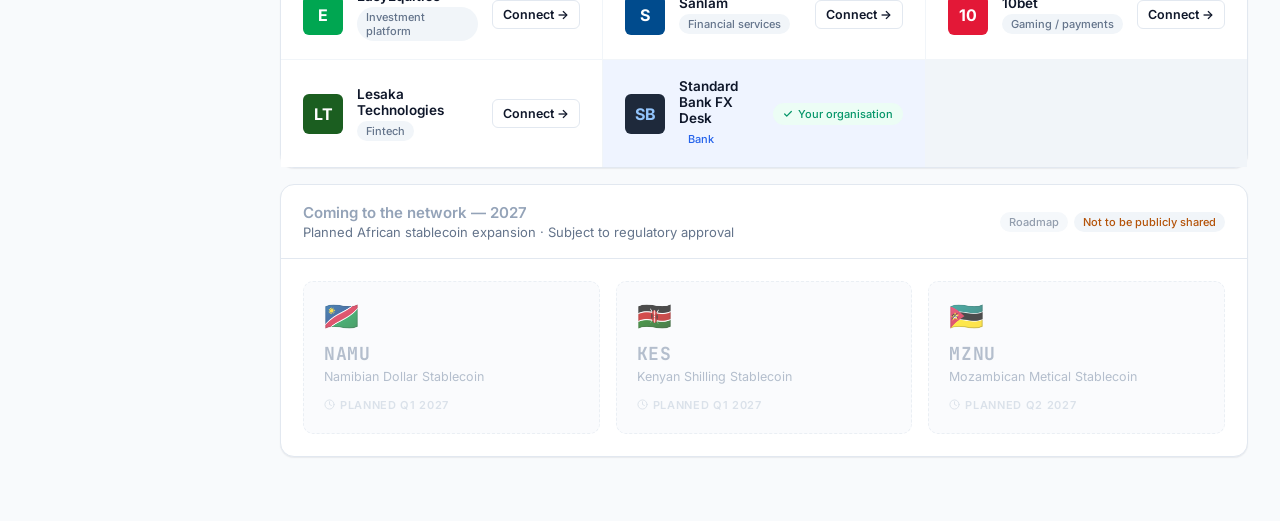
<file: 07-network.html>
<!DOCTYPE html>
<html lang="en">
<head>
  <meta charset="UTF-8">
  <meta name="viewport" content="width=device-width, initial-scale=1.0">
  <title>Network — Loop Customer Portal</title>

  <link rel="preconnect" href="https://fonts.googleapis.com">
  <link rel="preconnect" href="https://fonts.gstatic.com" crossorigin>
  <link href="https://fonts.googleapis.com/css2?family=Inter:wght@400;500;600;700&family=JetBrains+Mono:wght@400;500&display=swap" rel="stylesheet">

  <link rel="stylesheet" href="_tokens.css">
  <link rel="stylesheet" href="_components.css">

  <style>
    a.nav-item { text-decoration: none; }

    /* ── Post-MVP banner ────────────────────────────────────── */
    .postmvp-banner {
      display: flex;
      align-items: flex-start;
      gap: 12px;
      padding: 13px 16px;
      background: var(--accent-soft);
      border: 1px solid var(--accent-border);
      border-radius: var(--radius-sm);
      font-size: 13.5px;
      color: #1E3A8A;
      margin-bottom: 24px;
    }
    .postmvp-banner-icon { flex-shrink: 0; margin-top: 1px; color: var(--accent); }

    /* ── Corridors ──────────────────────────────────────────── */
    .corridor-list {
      display: flex;
      flex-direction: column;
      gap: 0;
    }
    .corridor-row {
      display: grid;
      grid-template-columns: 1fr 140px 80px 110px;
      align-items: center;
      gap: 16px;
      padding: 16px 22px;
      border-bottom: 1px solid var(--ink-100);
      transition: background var(--t-fast);
    }
    .corridor-row:last-child { border-bottom: none; }
    .corridor-row:hover { background: var(--ink-50); }

    .corridor-col1 {
      display: flex;
      align-items: center;
      gap: 16px;
      min-width: 0;
    }

    .corridor-flags {
      display: flex;
      align-items: center;
      gap: 6px;
      font-size: 20px;
      line-height: 1;
      flex-shrink: 0;
    }
    .corridor-arrow {
      color: var(--ink-300);
      font-size: 14px;
    }

    .corridor-info { min-width: 0; }
    .corridor-name {
      font-size: 14px;
      font-weight: 600;
      color: var(--ink-900);
    }
    .corridor-sub {
      font-size: 12px;
      color: var(--ink-500);
      margin-top: 2px;
    }

    .corridor-volume {
      text-align: right;
    }
    .corridor-vol-value {
      font-family: var(--font-mono);
      font-size: 14px;
      font-weight: 600;
      color: var(--ink-900);
    }
    .corridor-vol-label {
      font-size: 11px;
      color: var(--ink-400);
      margin-top: 2px;
    }

    /* ── Volume bar on corridor ─────────────────────────────── */
    .corridor-bar-wrap {
      width: 100%;
    }
    .corridor-bar-track {
      height: 4px;
      background: var(--ink-100);
      border-radius: 999px;
      overflow: hidden;
    }
    .corridor-bar-fill {
      height: 100%;
      background: var(--emerald);
      border-radius: 999px;
    }
    .corridor-bar-fill.amber { background: var(--amber); }

    /* ── Partner grid ───────────────────────────────────────── */
    .partner-grid {
      display: grid;
      grid-template-columns: repeat(3, 1fr);
      gap: 1px;
      background: var(--ink-100);
    }
    .partner-card {
      display: flex;
      align-items: center;
      gap: 14px;
      padding: 18px 22px;
      background: white;
      transition: background var(--t-fast);
    }
    .partner-card:hover { background: var(--ink-50); }
    .partner-card.is-self { background: var(--accent-soft); }
    .partner-card.is-self:hover { background: #E5EDFF; }

    .partner-logo {
      width: 40px;
      height: 40px;
      border-radius: var(--radius-sm);
      background: var(--ink-100);
      display: grid;
      place-items: center;
      font-size: 16px;
      font-weight: 700;
      color: var(--ink-500);
      flex-shrink: 0;
      font-family: var(--font-sans);
    }
    .partner-logo.luno       { background: #FF6B35; color: white; }
    .partner-logo.moneybadger{ background: #1A1A2E; color: #FFD700; }
    .partner-logo.easyequities{ background: #00A651; color: white; }
    .partner-logo.sanlam     { background: #004B8D; color: white; }
    .partner-logo.tenbet     { background: #E31837; color: white; }
    .partner-logo.sbfx       { background: var(--navy-700); color: #93C5FD; }
    .partner-logo.circle     { background: #2775CA; color: white; }

    .partner-info { flex: 1; min-width: 0; }
    .partner-name {
      font-size: 13.5px;
      font-weight: 600;
      color: var(--ink-900);
    }
    .partner-type { margin-top: 3px; }

    .partner-actions { flex-shrink: 0; }

    /* ── Upcoming assets ────────────────────────────────────── */
    .upcoming-grid {
      display: grid;
      grid-template-columns: repeat(3, 1fr);
      gap: 16px;
      padding: 22px;
    }
    .upcoming-card {
      border: 1px dashed var(--ink-200);
      border-radius: var(--radius);
      padding: 20px;
      background: var(--ink-50);
      opacity: 0.7;
    }
    .upcoming-flag {
      font-size: 28px;
      line-height: 1;
      margin-bottom: 12px;
    }
    .upcoming-ticker {
      font-family: var(--font-mono);
      font-size: 18px;
      font-weight: 700;
      color: var(--ink-400);
      letter-spacing: 0.04em;
      margin-bottom: 4px;
    }
    .upcoming-name {
      font-size: 12.5px;
      color: var(--ink-400);
      margin-bottom: 12px;
    }
    .upcoming-timeline {
      display: inline-flex;
      align-items: center;
      gap: 5px;
      font-size: 11px;
      font-weight: 600;
      text-transform: uppercase;
      letter-spacing: 0.06em;
      color: var(--ink-300);
    }

    /* ── Page header premium feel ───────────────────────────── */
    .network-header-sub {
      display: flex;
      align-items: center;
      gap: 10px;
      margin-top: 5px;
    }
    .chain-pill {
      display: inline-flex;
      align-items: center;
      gap: 5px;
      padding: 3px 10px;
      background: var(--navy-700);
      color: #93C5FD;
      border-radius: 999px;
      font-size: 11.5px;
      font-weight: 600;
      font-family: var(--font-mono);
    }
    .chain-pill-dot {
      width: 6px;
      height: 6px;
      border-radius: 50%;
      background: #4ADE80;
    }

    /* ── Toast ──────────────────────────────────────────────── */
    .toast {
      position: fixed; bottom: 24px; right: 24px;
      background: var(--ink-900); color: white;
      padding: 10px 16px; border-radius: var(--radius-sm);
      font-size: 13px; font-weight: 500;
      opacity: 0; transform: translateY(8px);
      transition: opacity 180ms ease, transform 180ms ease;
      pointer-events: none; z-index: 1000;
      display: flex; align-items: center; gap: 8px;
      box-shadow: var(--shadow-lg);
    }
    .toast.show { opacity: 1; transform: translateY(0); }
  </style>
  <script src="_persona.js"></script>
</head>
<body>
<div class="app">

  <!-- ══════════════════════════════════════════════════════════
       SIDEBAR
  ══════════════════════════════════════════════════════════ -->
  <aside class="sidebar">
    <div class="sidebar-header">
      <div class="brand">
        <img src="logo-white.png" alt="Loop" class="brand-logo" />
      </div>
    </div>

    <div class="sidebar-org">
      <div class="org-label">Organisation</div>
      <div class="org-name">Standard Bank Treasury</div>
    </div>

    <nav class="sidebar-nav">
      <span class="nav-section-label">CORE</span>

      <a href="01-dashboard.html" class="nav-item">
        <svg class="icon" viewBox="0 0 24 24" fill="none" stroke="currentColor" stroke-width="2" stroke-linecap="round" stroke-linejoin="round">
          <rect x="3" y="3" width="7" height="7" rx="1"/><rect x="14" y="3" width="7" height="7" rx="1"/>
          <rect x="3" y="14" width="7" height="7" rx="1"/><rect x="14" y="14" width="7" height="7" rx="1"/>
        </svg>
        Dashboard
      </a>

      <a href="02-mint.html" class="nav-item">
        <svg class="icon" viewBox="0 0 24 24" fill="none" stroke="currentColor" stroke-width="2" stroke-linecap="round" stroke-linejoin="round">
          <circle cx="12" cy="12" r="10"/><polyline points="16 12 12 8 8 12"/><line x1="12" y1="16" x2="12" y2="8"/>
        </svg>
        Mint
      </a>

      <a href="03-burn.html" class="nav-item">
        <svg class="icon" viewBox="0 0 24 24" fill="none" stroke="currentColor" stroke-width="2" stroke-linecap="round" stroke-linejoin="round">
          <circle cx="12" cy="12" r="10"/><polyline points="8 12 12 16 16 12"/><line x1="12" y1="8" x2="12" y2="16"/>
        </svg>
        Redeem
      </a>

      <a href="04-transactions.html" class="nav-item">
        <svg class="icon" viewBox="0 0 24 24" fill="none" stroke="currentColor" stroke-width="2" stroke-linecap="round" stroke-linejoin="round">
          <line x1="9" y1="6" x2="20" y2="6"/><line x1="9" y1="12" x2="20" y2="12"/><line x1="9" y1="18" x2="20" y2="18"/>
          <circle cx="4" cy="6"  r="1" fill="currentColor" stroke="none"/>
          <circle cx="4" cy="12" r="1" fill="currentColor" stroke="none"/>
          <circle cx="4" cy="18" r="1" fill="currentColor" stroke="none"/>
        </svg>
        Transactions
      </a>

      <span class="nav-section-label">INTELLIGENCE</span>


      <a href="07-network.html" class="nav-item active">
        <svg class="icon" viewBox="0 0 24 24" fill="none" stroke="currentColor" stroke-width="2" stroke-linecap="round" stroke-linejoin="round">
          <circle cx="12" cy="12" r="10"/><line x1="2" y1="12" x2="22" y2="12"/>
          <path d="M12 2a15.3 15.3 0 0 1 4 10 15.3 15.3 0 0 1-4 10 15.3 15.3 0 0 1-4-10 15.3 15.3 0 0 1 4-10z"/>
        </svg>
        Network
        <span class="nav-badge">Post-MVP</span>
      </a>

      <span class="nav-section-label">ACCOUNT</span>

      <a href="08-settings.html" class="nav-item">
        <svg class="icon" viewBox="0 0 24 24" fill="none" stroke="currentColor" stroke-width="2" stroke-linecap="round" stroke-linejoin="round">
          <circle cx="12" cy="12" r="3"/>
          <path d="M19.4 15a1.65 1.65 0 0 0 .33 1.82l.06.06a2 2 0 0 1-2.83 2.83l-.06-.06a1.65 1.65 0 0 0-1.82-.33 1.65 1.65 0 0 0-1 1.51V21a2 2 0 0 1-4 0v-.09A1.65 1.65 0 0 0 9 19.4a1.65 1.65 0 0 0-1.82.33l-.06.06a2 2 0 0 1-2.83-2.83l.06-.06A1.65 1.65 0 0 0 4.68 15a1.65 1.65 0 0 0-1.51-1H3a2 2 0 0 1 0-4h.09A1.65 1.65 0 0 0 4.6 9a1.65 1.65 0 0 0-.33-1.82l-.06-.06a2 2 0 0 1 2.83-2.83l.06.06A1.65 1.65 0 0 0 9 4.68a1.65 1.65 0 0 0 1-1.51V3a2 2 0 0 1 4 0v.09a1.65 1.65 0 0 0 1 1.51 1.65 1.65 0 0 0 1.82-.33l.06-.06a2 2 0 0 1 2.83 2.83l-.06.06A1.65 1.65 0 0 0 19.4 9a1.65 1.65 0 0 0 1.51 1H21a2 2 0 0 1 0 4h-.09a1.65 1.65 0 0 0-1.51 1z"/>
        </svg>
        Settings
      </a>
      <a href="changelog.html" class="nav-item">
        <svg class="icon" viewBox="0 0 24 24" fill="none" stroke="currentColor" stroke-width="2" stroke-linecap="round" stroke-linejoin="round">
          <circle cx="12" cy="12" r="10"/><polyline points="12 6 12 12 16 14"/>
        </svg>
        Changelog
      </a>
    </nav>

    <div class="sidebar-footer">
      <div class="org-card">
        <div class="org-avatar">TN</div>
        <div>
          <div class="org-name">Thabo Nkosi</div>
          <div class="org-user">Admin · Standard Bank Treasury</div>
        </div>
      </div>
      <a href="index.html" class="switch-profile-link">
        <svg width="12" height="12" viewBox="0 0 24 24" fill="none"
          stroke="currentColor" stroke-width="2" stroke-linecap="round"
          stroke-linejoin="round">
          <polyline points="15 3 21 3 21 9"/>
          <polyline points="9 21 3 21 3 15"/>
          <line x1="21" y1="3" x2="14" y2="10"/>
          <line x1="3" y1="21" x2="10" y2="14"/>
        </svg>
        Switch customer profile
      </a>
    </div>
  </aside>

  <!-- ══════════════════════════════════════════════════════════
       MAIN CONTENT
  ══════════════════════════════════════════════════════════ -->
  <div class="content">

    <!-- ── Topbar ──────────────────────────────────────────── -->
    <header class="topbar">
      <span class="topbar-title">Network</span>
      <div class="topbar-actions">
        <div class="status-dot">
          <span class="dot"></span>
          Live · Solana
        </div>
        <button class="icon-btn" title="Notifications" aria-label="Notifications">
          <svg width="16" height="16" viewBox="0 0 24 24" fill="none" stroke="currentColor" stroke-width="2" stroke-linecap="round" stroke-linejoin="round">
            <path d="M18 8A6 6 0 0 0 6 8c0 7-3 9-3 9h18s-3-2-3-9"/>
            <path d="M13.73 21a2 2 0 0 1-3.46 0"/>
          </svg>
        </button>
      </div>
    </header>

    <!-- ── Page ────────────────────────────────────────────── -->
    <main class="page">

      <div class="page-header">
        <div>
          <h1 class="page-title">Stablecoin Network</h1>
          <div class="network-header-sub">
            <p class="page-subtitle" style="margin:0;">African institutional financial infrastructure · Stablecoin on Solana</p>
            <div class="chain-pill">
              <span class="chain-pill-dot"></span>
              Solana mainnet
            </div>
          </div>
        </div>
      </div>

      <!-- ── Post-MVP banner ────────────────────────────────── -->
      <div class="postmvp-banner">
        <svg class="postmvp-banner-icon" width="16" height="16" viewBox="0 0 24 24" fill="none" stroke="currentColor" stroke-width="2" stroke-linecap="round" stroke-linejoin="round">
          <circle cx="12" cy="12" r="10"/><line x1="12" y1="8" x2="12" y2="12"/><line x1="12" y1="16" x2="12.01" y2="16"/>
        </svg>
        <div>
          <strong>Network Dashboard · Post-MVP</strong> — Coming post-MVP.
          Data below reflects the stablecoin network vision and projected metrics as of Q1 2026. Individual partner holdings are not disclosed.
        </div>
      </div>

      <!-- ── Network health stats ───────────────────────────── -->
      <div class="mb-4">

        <div class="card stat-card">
          <div class="stat-label">IN CIRCULATION</div>
          <div class="stat-value mono">R 486,200,000</div>
          <div class="stat-sub">Total supply across all institutions</div>
          <div class="stat-delta up">
            <svg width="9" height="9" viewBox="0 0 24 24" fill="none" stroke="currentColor" stroke-width="3" stroke-linecap="round" stroke-linejoin="round">
              <line x1="12" y1="19" x2="12" y2="5"/><polyline points="5 12 12 5 19 12"/>
            </svg>
            2.4% this month
          </div>
        </div>

      </div>

      <!-- ── Liquidity Map · Active Corridors · Network Health ─ -->
      <div class="grid grid-2 mb-4">

        <!-- LEFT: Liquidity Map ──────────────────────────────── -->
        <div class="card" style="display:flex;flex-direction:column;min-height:0;">
          <div class="card-header">
            <div>
              <div class="card-title">Liquidity map · Southern Africa</div>
              <div class="card-subtitle">Live and emerging corridors anchored on the Rand</div>
            </div>
            <span class="badge badge-neutral">Beta</span>
          </div>
          <div class="card-body" style="padding:16px 22px;flex:1;min-height:0;overflow:hidden;display:flex;flex-direction:column;">

            <svg viewBox="0 0 480 420" xmlns="http://www.w3.org/2000/svg" style="height:400px;width:auto;max-width:100%;display:block;margin:0 auto;">

              <!-- 1. Outer boundary polygon -->
              <polygon points="160,15 350,20 445,115 455,200 390,340 240,400 80,360 20,230 40,80"
                fill="var(--accent)" fill-opacity="0.04"
                stroke="var(--accent)" stroke-opacity="0.10" stroke-width="1"/>

              <!-- 2. Inner hexagon centred on SA (240,240), r≈130 -->
              <polygon points="370,240 305,127 175,127 110,240 175,353 305,353"
                fill="var(--accent)" fill-opacity="0.06"
                stroke="var(--accent)" stroke-opacity="0.18" stroke-width="1"/>

              <!-- 3. Connector lines (drawn before nodes) -->
              <!-- SA → Mozambique — live -->
              <line x1="240" y1="240" x2="370" y2="145"
                stroke="var(--accent)" stroke-width="1.5" stroke-dasharray="6 4" opacity="0.65"/>
              <!-- SA → Namibia — pilot -->
              <line x1="240" y1="240" x2="88" y2="185"
                stroke="var(--accent)" stroke-width="1.5" stroke-dasharray="6 4" opacity="0.65"/>
              <!-- SA → Zimbabwe — future -->
              <line x1="240" y1="240" x2="310" y2="95"
                stroke="#9CA3AF" stroke-width="1" stroke-dasharray="3 5" opacity="0.5"/>
              <!-- SA → Zambia — future -->
              <line x1="240" y1="240" x2="230" y2="52"
                stroke="#9CA3AF" stroke-width="1" stroke-dasharray="3 5" opacity="0.5"/>

              <!-- 4. Hub concentric rings -->
              <circle cx="240" cy="240" r="88" fill="none" stroke="var(--accent)" stroke-width="1" opacity="0.08"/>
              <circle cx="240" cy="240" r="56" fill="none" stroke="var(--accent)" stroke-width="1" opacity="0.15"/>

              <!-- 5. Hub node — South Africa -->
              <circle cx="240" cy="240" r="28" fill="var(--accent)"/>

              <!-- 6. Spoke nodes — live/pilot (filled) -->
              <circle cx="370" cy="145" r="16" fill="var(--accent)"/>
              <circle cx="88"  cy="185" r="11" fill="var(--accent)"/>

              <!-- 7. Spoke nodes — future (unfilled) -->
              <circle cx="310" cy="95"  r="9" fill="none" stroke="#9CA3AF" stroke-width="1.5"/>
              <circle cx="230" cy="52"  r="7" fill="none" stroke="#9CA3AF" stroke-width="1.5"/>

              <!-- 8. Labels -->
              <!-- Hub: South Africa -->
              <text x="240" y="285" text-anchor="middle" font-size="13" font-weight="600" fill="var(--ink-900)" font-family="inherit">South Africa</text>
              <text x="240" y="300" text-anchor="middle" font-size="11" fill="var(--ink-500)" font-family="inherit">Hub · R 1.84B issued</text>

              <!-- Mozambique (right of node) -->
              <text x="393" y="141" text-anchor="start" font-size="13" font-weight="700" fill="var(--ink-900)" font-family="inherit">Mozambique</text>
              <text x="393" y="155" text-anchor="start" font-size="11" fill="var(--ink-500)" font-family="inherit">Live · R 24M/wk</text>

              <!-- Namibia (left of node, text-anchor end) -->
              <text x="71"  y="181" text-anchor="end" font-size="13" font-weight="700" fill="var(--ink-900)" font-family="inherit">Namibia</text>
              <text x="71"  y="195" text-anchor="end" font-size="11" fill="var(--ink-500)" font-family="inherit">Pilot · R 6M/wk</text>

              <!-- Zimbabwe (right of node) -->
              <text x="325" y="91"  text-anchor="start" font-size="13" fill="#9CA3AF" font-family="inherit">Zimbabwe</text>
              <text x="325" y="105" text-anchor="start" font-size="11" fill="#9CA3AF" font-family="inherit">Q4 2026</text>

              <!-- Zambia (above node, text-anchor middle) -->
              <text x="230" y="28"  text-anchor="middle" font-size="13" fill="#9CA3AF" font-family="inherit">Zambia</text>
              <text x="230" y="41"  text-anchor="middle" font-size="11" fill="#9CA3AF" font-family="inherit">Exploring</text>

            </svg>

            <!-- Legend + footer pinned to bottom -->
            <div style="margin-top:auto;padding-top:16px;">
              <div style="display:flex;align-items:center;gap:8px;font-size:12px;color:var(--ink-500);">
                <span style="color:var(--accent);font-size:15px;line-height:1;">●</span> Live
                <span style="color:var(--ink-300);">·</span>
                <span style="color:var(--accent);font-size:15px;line-height:1;">◌</span> Pilot
                <span style="color:var(--ink-300);">·</span>
                <span style="color:#9CA3AF;font-size:15px;line-height:1;">◌</span> Coming soon
              </div>
              <p style="font-size:11px;color:var(--ink-400);font-style:italic;margin-top:8px;margin-bottom:0;">Map is illustrative · for actuarial detail see weekly volume report</p>
            </div>

          </div>
        </div>

        <!-- RIGHT: Active Corridors + Network Health stacked ─── -->
        <div style="display:flex;flex-direction:column;gap:16px;">

          <!-- Active Corridors -->
          <div class="card">
            <div class="card-header">
              <div>
                <div class="card-title">Active corridors</div>
                <div class="card-subtitle">Cross-border stablecoin flows — 30-day volume</div>
              </div>
            </div>

            <div class="corridor-list">

              <!-- ZA → NA -->
              <div class="corridor-row">
                <div class="corridor-col1">
                  <div class="corridor-flags">
                    🇿🇦
                    <span class="corridor-arrow">→</span>
                    🇳🇦
                  </div>
                  <div class="corridor-info">
                    <div class="corridor-name">South Africa → Namibia</div>
                    <div class="corridor-sub">ZAR / NAD corridor · Real-time settlement</div>
                  </div>
                </div>
                <div class="corridor-bar-wrap">
                  <div class="corridor-bar-track">
                    <div class="corridor-bar-fill" style="width:100%"></div>
                  </div>
                </div>
                <div class="corridor-volume">
                  <div class="corridor-vol-value">R 45M</div>
                  <div class="corridor-vol-label">30-day vol</div>
                </div>
                <span class="badge badge-success" style="justify-self:end;"><span class="dot"></span>Active</span>
              </div>

              <!-- ZA → ZW -->
              <div class="corridor-row">
                <div class="corridor-col1">
                  <div class="corridor-flags">
                    🇿🇦
                    <span class="corridor-arrow">→</span>
                    🇿🇼
                  </div>
                  <div class="corridor-info">
                    <div class="corridor-name">South Africa → Zimbabwe</div>
                    <div class="corridor-sub">ZAR / ZIG corridor · Remittance &amp; trade</div>
                  </div>
                </div>
                <div class="corridor-bar-wrap">
                  <div class="corridor-bar-track">
                    <div class="corridor-bar-fill" style="width:27%"></div>
                  </div>
                </div>
                <div class="corridor-volume">
                  <div class="corridor-vol-value">R 12M</div>
                  <div class="corridor-vol-label">30-day vol</div>
                </div>
                <span class="badge badge-success" style="justify-self:end;"><span class="dot"></span>Active</span>
              </div>

              <!-- ZA → MZ -->
              <div class="corridor-row">
                <div class="corridor-col1">
                  <div class="corridor-flags">
                    🇿🇦
                    <span class="corridor-arrow">→</span>
                    🇲🇿
                  </div>
                  <div class="corridor-info">
                    <div class="corridor-name">South Africa → Mozambique</div>
                    <div class="corridor-sub">ZAR / MZN corridor · Pilot phase</div>
                  </div>
                </div>
                <div class="corridor-bar-wrap">
                  <div class="corridor-bar-track">
                    <div class="corridor-bar-fill amber" style="width:7%"></div>
                  </div>
                </div>
                <div class="corridor-volume">
                  <div class="corridor-vol-value">R 3.2M</div>
                  <div class="corridor-vol-label">30-day vol</div>
                </div>
                <span class="badge badge-pending" style="justify-self:end;"><span class="dot"></span>Emerging</span>
              </div>

              <!-- ZA → KE -->
              <div class="corridor-row">
                <div class="corridor-col1">
                  <div class="corridor-flags">
                    🇿🇦
                    <span class="corridor-arrow">→</span>
                    🇰🇪
                  </div>
                  <div class="corridor-info">
                    <div class="corridor-name">South Africa → Kenya</div>
                    <div class="corridor-sub">ZAR / KES corridor · Partnership stage</div>
                  </div>
                </div>
                <div class="corridor-bar-wrap">
                  <div class="corridor-bar-track">
                    <div class="corridor-bar-fill" style="width:0%"></div>
                  </div>
                </div>
                <div class="corridor-volume">
                  <div class="corridor-vol-value" style="color:var(--ink-300);">—</div>
                  <div class="corridor-vol-label">30-day vol</div>
                </div>
                <span class="badge badge-neutral" style="justify-self:end;"><span class="dot"></span>Coming soon</span>
              </div>

            </div>
          </div>


        </div>

      </div>

      <!-- ── Partner directory ─────────────────────────────── -->
      <div class="card mb-4">
        <div class="card-header">
          <div>
            <div class="card-title">Network Partners</div>
            <div class="card-subtitle">Institutions in the Loop network — connect to explore settlement and liquidity</div>
          </div>
          <span class="badge badge-neutral">8 active</span>
        </div>

        <div class="partner-grid">

          <!-- Luno -->
          <div class="partner-card" data-partner-name="Luno" data-partner-email="partnerships@luno.com" data-partner-role="Head of Institutional Partnerships">
            <div class="partner-logo luno">L</div>
            <div class="partner-info">
              <div class="partner-name">Luno</div>
              <div class="partner-type">
                <span class="badge badge-info" style="font-size:11px;">Exchange</span>
              </div>
            </div>
            <div class="partner-actions">
              <button class="btn btn-secondary btn-sm" onclick="openConnectModal('Luno', 'partnerships@luno.com', 'Head of Institutional Partnerships')">Connect →</button>
            </div>
          </div>

          <!-- Circle -->
          <div class="partner-card" data-partner-name="Circle" data-partner-email="arc-partnerships@circle.com" data-partner-role="ARC Network Partnerships">
            <div class="partner-logo circle">CI</div>
            <div class="partner-info">
              <div class="partner-name">Circle</div>
              <div class="partner-type" style="display:flex;gap:5px;flex-wrap:wrap;">
                <span class="badge badge-info" style="font-size:11px;">Infrastructure</span>
                <span class="badge badge-neutral" style="font-size:11px;">ARC Network Partner</span>
              </div>
            </div>
            <div class="partner-actions">
              <button class="btn btn-secondary btn-sm" onclick="openConnectModal('Circle', 'arc-partnerships@circle.com', 'ARC Network Partnerships')">Connect →</button>
            </div>
          </div>

          <!-- MoneyBadger -->
          <div class="partner-card" data-partner-name="MoneyBadger" data-partner-email="partners@moneybadger.com" data-partner-role="Head of Business Development">
            <div class="partner-logo moneybadger">M</div>
            <div class="partner-info">
              <div class="partner-name">MoneyBadger</div>
              <div class="partner-type">
                <span class="badge badge-neutral" style="font-size:11px;">Payment gateway</span>
              </div>
            </div>
            <div class="partner-actions">
              <button class="btn btn-secondary btn-sm" onclick="openConnectModal('MoneyBadger', 'partners@moneybadger.com', 'Head of Business Development')">Connect →</button>
            </div>
          </div>

          <!-- EasyEquities -->
          <div class="partner-card" data-partner-name="EasyEquities" data-partner-email="institutional@easyequities.co.za" data-partner-role="Institutional Partnerships">
            <div class="partner-logo easyequities">E</div>
            <div class="partner-info">
              <div class="partner-name">EasyEquities</div>
              <div class="partner-type">
                <span class="badge badge-neutral" style="font-size:11px;">Investment platform</span>
              </div>
            </div>
            <div class="partner-actions">
              <button class="btn btn-secondary btn-sm" onclick="openConnectModal('EasyEquities', 'institutional@easyequities.co.za', 'Institutional Partnerships')">Connect →</button>
            </div>
          </div>

          <!-- Sanlam -->
          <div class="partner-card" data-partner-name="Sanlam Treasury" data-partner-email="partnerships@sanlam.co.za" data-partner-role="Head of Treasury Operations">
            <div class="partner-logo sanlam">S</div>
            <div class="partner-info">
              <div class="partner-name">Sanlam</div>
              <div class="partner-type">
                <span class="badge badge-neutral" style="font-size:11px;">Financial services</span>
              </div>
            </div>
            <div class="partner-actions">
              <button class="btn btn-secondary btn-sm" onclick="openConnectModal('Sanlam Treasury', 'partnerships@sanlam.co.za', 'Head of Treasury Operations')">Connect →</button>
            </div>
          </div>

          <!-- 10bet -->
          <div class="partner-card" data-partner-name="10bet" data-partner-email="finance@10bet.com" data-partner-role="Chief Financial Officer">
            <div class="partner-logo tenbet">10</div>
            <div class="partner-info">
              <div class="partner-name">10bet</div>
              <div class="partner-type">
                <span class="badge badge-neutral" style="font-size:11px;">Gaming / payments</span>
              </div>
            </div>
            <div class="partner-actions">
              <button class="btn btn-secondary btn-sm" onclick="openConnectModal('10bet', 'finance@10bet.com', 'Chief Financial Officer')">Connect →</button>
            </div>
          </div>

          <!-- Lesaka Technologies -->
          <div class="partner-card" data-partner-name="Lesaka Technologies" data-partner-email="treasury@lesaka.com" data-partner-role="Treasury Director">
            <div class="partner-logo" style="background:#1B5E20;color:white;">LT</div>
            <div class="partner-info">
              <div class="partner-name">Lesaka Technologies</div>
              <div class="partner-type">
                <span class="badge badge-neutral" style="font-size:11px;">Fintech</span>
              </div>
            </div>
            <div class="partner-actions">
              <button class="btn btn-secondary btn-sm" onclick="openConnectModal('Lesaka Technologies', 'treasury@lesaka.com', 'Treasury Director')">Connect →</button>
            </div>
          </div>

          <!-- Standard Bank FX Desk — is-self applied by JS for persona A -->
          <div class="partner-card" data-partner-name="Standard Bank" data-partner-email="zaru@standardbank.co.za" data-partner-role="Digital Assets Desk">
            <div class="partner-logo sbfx">SB</div>
            <div class="partner-info">
              <div class="partner-name">Standard Bank FX Desk</div>
              <div class="partner-type">
                <span class="badge badge-info" style="font-size:11px;">Bank</span>
              </div>
            </div>
            <div class="partner-actions">
              <button class="btn btn-secondary btn-sm" onclick="openConnectModal('Standard Bank', 'zaru@standardbank.co.za', 'Digital Assets Desk')">Connect →</button>
            </div>
          </div>

        </div>
      </div>

      <!-- ── Multi-asset preview — 2027 roadmap ────────────── -->
      <div class="card">
        <div class="card-header">
          <div>
            <div class="card-title" style="color:var(--ink-400);">Coming to the network — 2027</div>
            <div class="card-subtitle">Planned African stablecoin expansion · Subject to regulatory approval</div>
          </div>
          <div style="margin-left:auto;display:flex;gap:6px;align-items:center;">
            <span class="badge badge-neutral" style="font-size:11px;opacity:0.7;">Roadmap</span>
            <span class="badge badge-neutral" style="font-size:11px;color:var(--amber,#b45309);">Not to be publicly shared</span>
          </div>
        </div>

        <div class="upcoming-grid">

          <div class="upcoming-card">
            <div class="upcoming-flag">🇳🇦</div>
            <div class="upcoming-ticker">NAMU</div>
            <div class="upcoming-name">Namibian Dollar Stablecoin</div>
            <div class="upcoming-timeline">
              <svg width="11" height="11" viewBox="0 0 24 24" fill="none" stroke="currentColor" stroke-width="2" stroke-linecap="round" stroke-linejoin="round">
                <circle cx="12" cy="12" r="10"/><polyline points="12 6 12 12 16 14"/>
              </svg>
              Planned Q1 2027
            </div>
          </div>

          <div class="upcoming-card">
            <div class="upcoming-flag">🇰🇪</div>
            <div class="upcoming-ticker">KES</div>
            <div class="upcoming-name">Kenyan Shilling Stablecoin</div>
            <div class="upcoming-timeline">
              <svg width="11" height="11" viewBox="0 0 24 24" fill="none" stroke="currentColor" stroke-width="2" stroke-linecap="round" stroke-linejoin="round">
                <circle cx="12" cy="12" r="10"/><polyline points="12 6 12 12 16 14"/>
              </svg>
              Planned Q1 2027
            </div>
          </div>

          <div class="upcoming-card">
            <div class="upcoming-flag">🇲🇿</div>
            <div class="upcoming-ticker">MZNU</div>
            <div class="upcoming-name">Mozambican Metical Stablecoin</div>
            <div class="upcoming-timeline">
              <svg width="11" height="11" viewBox="0 0 24 24" fill="none" stroke="currentColor" stroke-width="2" stroke-linecap="round" stroke-linejoin="round">
                <circle cx="12" cy="12" r="10"/><polyline points="12 6 12 12 16 14"/>
              </svg>
              Planned Q2 2027
            </div>
          </div>

        </div>
      </div>

    </main>
  </div>
</div>

<!-- ── Connect modal ────────────────────────────────────────── -->
<div id="connect-modal" style="display:none;position:fixed;inset:0;background:rgba(15,23,42,0.5);z-index:1000;align-items:center;justify-content:center;">
  <div class="card" style="max-width:440px;width:90%;padding:0;">
    <div class="card-header">
      <div>
        <div class="card-title" id="modal-title">Connect with Partner</div>
        <div class="card-subtitle" id="modal-subtitle">Send a connection request to their registered representative.</div>
      </div>
      <button class="icon-btn" onclick="closeConnectModal()">
        <svg viewBox="0 0 24 24" fill="none" stroke="currentColor" stroke-width="2" width="18" height="18">
          <line x1="18" y1="6" x2="6" y2="18"/><line x1="6" y1="6" x2="18" y2="18"/>
        </svg>
      </button>
    </div>
    <div class="card-body" style="display:flex;flex-direction:column;gap:16px;">
      <div class="alert alert-info" style="font-size:13px;">
        <svg class="alert-icon" viewBox="0 0 24 24" fill="none" stroke="currentColor" stroke-width="2">
          <circle cx="12" cy="12" r="10"/><line x1="12" y1="8" x2="12" y2="12"/><line x1="12" y1="16" x2="12" y2="16.01"/>
        </svg>
        <div>Your message will be sent to <strong id="modal-rep-role">Role</strong> at this institution. Loop will copy your relationship manager on the introduction.</div>
      </div>
      <div class="form-group">
        <label class="form-label">To</label>
        <div class="form-input" style="background:var(--ink-50);color:var(--ink-500);display:flex;align-items:center;" id="modal-email">email</div>
      </div>
      <div class="form-group">
        <label class="form-label">Message</label>
        <textarea class="form-input" rows="4" style="height:auto;padding:10px 12px;resize:vertical;" placeholder="Hi, I'm reaching out via the ZARU Network Directory. We'd like to explore how our institutions can collaborate on ZARU liquidity..."></textarea>
      </div>
      <div style="display:flex;justify-content:flex-end;gap:8px;">
        <button class="btn btn-secondary" onclick="closeConnectModal()">Cancel</button>
        <button class="btn btn-primary" onclick="handleConnectSend()">Send Introduction</button>
      </div>
    </div>
  </div>
</div>

<!-- ── Toast ───────────────────────────────────────────────── -->
<div class="toast" id="toast">
  <svg width="13" height="13" viewBox="0 0 24 24" fill="none" stroke="currentColor" stroke-width="2.5" stroke-linecap="round" stroke-linejoin="round">
    <polyline points="20 6 9 17 4 12"/>
  </svg>
  <span id="toast-msg">Connection request sent</span>
</div>

<script>
  /* ── Persona init ───────────────────────────────────────── */
  var persona = getPersona();
  preservePersonaLinks();

  /* ── Persona DOM updates ───────────────────────────────── */
  (function () {
    // Sidebar
    var _so = document.querySelector('.sidebar-org .org-name');
    if (_so) _so.textContent = persona.orgName;
    var _av = document.querySelector('.org-avatar');
    if (_av) _av.textContent = persona.userInitials;
    var _on = document.querySelector('.org-card .org-name');
    if (_on) _on.textContent = persona.userName;
    var _ou = document.querySelector('.org-user');
    if (_ou) _ou.textContent = persona.userRole + ' \xB7 ' + persona.orgName;

    // BX chip
    document.querySelectorAll('.bx-chip').forEach(function (el) {
      el.innerHTML = el.innerHTML.replace(/BX-\d+/g, persona.bxRef);
      var oc = el.getAttribute('onclick');
      if (oc) el.setAttribute('onclick', oc.replace(/BX-\d+/g, persona.bxRef));
    });

    // Partner directory — mark org card or swap Connect → Your organisation
    document.querySelectorAll('.partner-card').forEach(function (card) {
      var nameEl = card.querySelector('.partner-name');
      if (!nameEl) return;
      var cardName = nameEl.textContent.trim();
      // Map org names to partner card names
      var matchNames = {
        'Standard Bank Treasury': 'Standard Bank FX Desk',
        'Cedar Money': 'Cedar Money',
        'MoneyBadger': 'MoneyBadger'
      };
      var target = matchNames[persona.orgName] || persona.orgName;
      if (cardName === target || cardName.toLowerCase().indexOf(persona.orgName.toLowerCase()) !== -1) {
        card.classList.add('is-self');
        var actions = card.querySelector('.partner-actions');
        if (actions) {
          actions.innerHTML = '<span class="badge badge-success" style="font-size:11px;padding:4px 10px;white-space:nowrap;"><svg width="10" height="10" viewBox="0 0 24 24" fill="none" stroke="currentColor" stroke-width="3" stroke-linecap="round" stroke-linejoin="round"><polyline points="20 6 9 17 4 12"/></svg> Your organisation</span>';
        }
      }
    });
  }());

  function openConnectModal(name, email, role) {
    var modal = document.getElementById('connect-modal');
    document.getElementById('modal-title').textContent = 'Connect with ' + name;
    document.getElementById('modal-email').textContent = email;
    document.getElementById('modal-rep-role').textContent = role;
    modal.style.display = 'flex';
  }

  function closeConnectModal() {
    document.getElementById('connect-modal').style.display = 'none';
  }

  function handleConnectSend() {
    closeConnectModal();
    var toast = document.createElement('div');
    toast.style.cssText = 'position:fixed;bottom:24px;right:24px;background:#059669;color:white;padding:12px 20px;border-radius:8px;font-size:13.5px;font-weight:500;z-index:9999;box-shadow:0 4px 12px rgba(0,0,0,0.15);';
    toast.textContent = '\u2713 Introduction sent \u2014 your RM has been copied';
    document.body.appendChild(toast);
    setTimeout(function () { toast.remove(); }, 3500);
  }
</script>
  <!-- Feedback widget -->
  <script src="_feedback-config.js"></script>
  <script src="_feedback.js"></script>
</body>
</html>
</file>
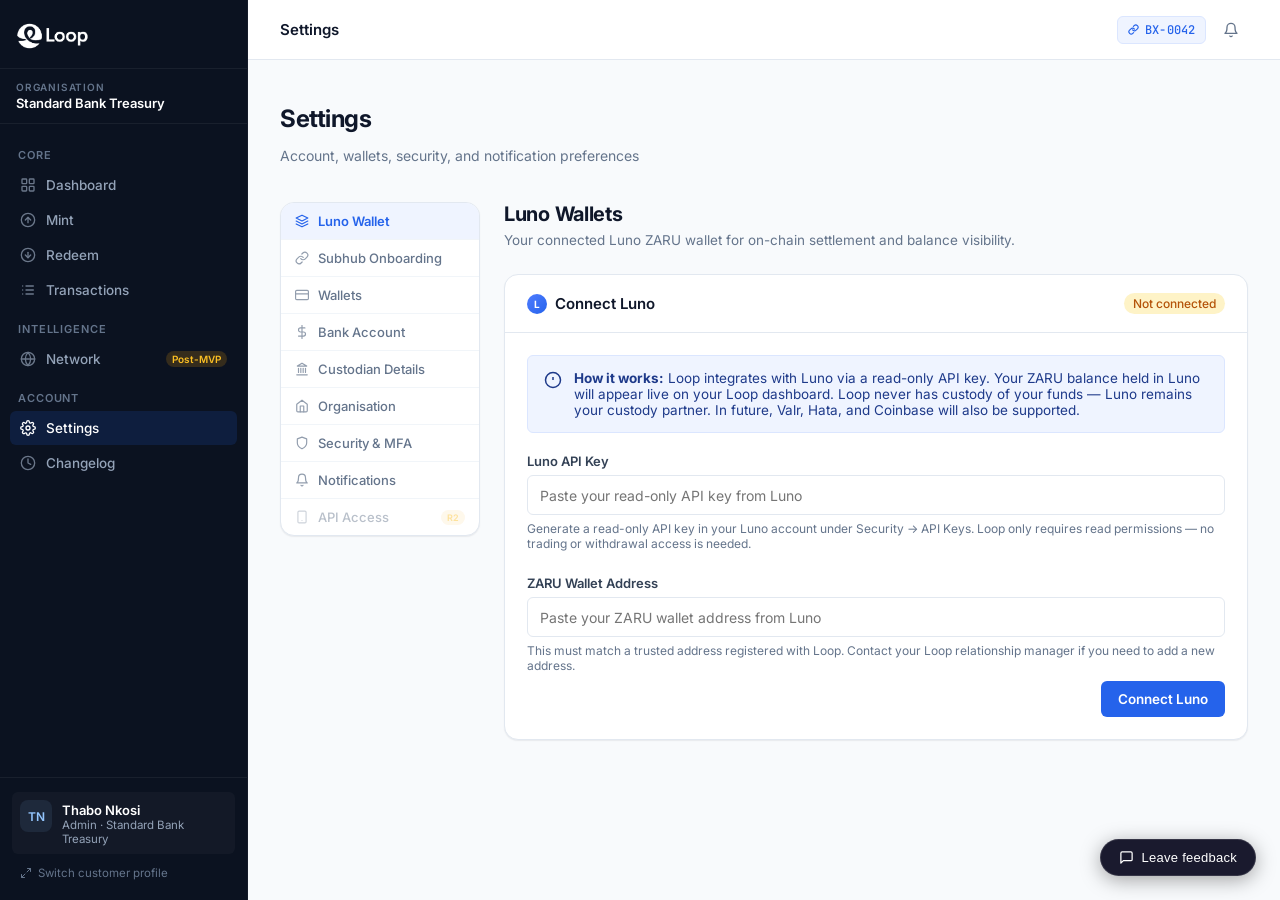
<file: 08-settings.html>
<!DOCTYPE html>
<html lang="en">
<head>
  <meta charset="UTF-8">
  <meta name="viewport" content="width=device-width, initial-scale=1.0">
  <title>Settings — Loop Customer Portal</title>

  <link rel="preconnect" href="https://fonts.googleapis.com">
  <link rel="preconnect" href="https://fonts.gstatic.com" crossorigin>
  <link href="https://fonts.googleapis.com/css2?family=Inter:wght@400;500;600;700&family=JetBrains+Mono:wght@400;500&display=swap" rel="stylesheet">

  <link rel="stylesheet" href="_tokens.css">
  <link rel="stylesheet" href="_components.css">

  <style>
    a.nav-item { text-decoration: none; }

    /* ── Settings two-column layout ─────────────────────────── */
    .settings-layout {
      display: grid;
      grid-template-columns: 200px 1fr;
      gap: 24px;
      align-items: start;
    }

    /* ── Vertical tab nav ───────────────────────────────────── */
    .settings-nav {
      position: sticky;
      top: calc(var(--topbar-h) + 24px);
    }
    .settings-nav-card {
      background: white;
      border: 1px solid var(--ink-200);
      border-radius: var(--radius-lg);
      box-shadow: var(--shadow-sm);
      overflow: hidden;
    }
    .settings-tab {
      display: flex;
      align-items: center;
      gap: 9px;
      padding: 10px 14px;
      font-size: 13px;
      font-weight: 500;
      color: var(--ink-600, var(--ink-500));
      cursor: pointer;
      border: none;
      background: none;
      width: 100%;
      text-align: left;
      border-bottom: 1px solid var(--ink-100);
      transition: var(--t-fast);
      font-family: var(--font-sans);
    }
    .settings-tab:last-child { border-bottom: none; }
    .settings-tab:hover { background: var(--ink-50); color: var(--ink-900); }
    .settings-tab.active {
      background: var(--accent-soft);
      color: var(--accent);
      font-weight: 600;
    }
    .settings-tab svg { width: 14px; height: 14px; flex-shrink: 0; opacity: 0.7; }
    .settings-tab.active svg { opacity: 1; }
    .settings-tab.locked { opacity: 0.45; pointer-events: none; }

    /* ── Tab panels ─────────────────────────────────────────── */
    .tab-panel { display: none; }
    .tab-panel.active { display: block; }

    /* ── Tab title area ─────────────────────────────────────── */
    .settings-title {
      font-size: 20px;
      font-weight: 700;
      letter-spacing: -0.015em;
      color: var(--ink-900);
      margin-bottom: 4px;
    }
    .settings-sub {
      font-size: 13.5px;
      color: var(--ink-500);
      margin-bottom: 24px;
      line-height: 1.5;
    }

    /* ── Section header within a tab ────────────────────────── */
    .section-head {
      font-size: 11px;
      font-weight: 700;
      text-transform: uppercase;
      letter-spacing: 0.08em;
      color: var(--ink-400);
      margin: 24px 0 8px;
    }
    .section-head:first-child { margin-top: 0; }

    /* ── BX Reference hero ──────────────────────────────────── */
    .bx-hero-copy {
      background: var(--ink-50);
      border: 1px solid var(--ink-200);
      border-radius: var(--radius);
      padding: 16px 18px;
      margin-bottom: 16px;
    }
    .bx-hero-label {
      font-size: 10.5px;
      font-weight: 700;
      text-transform: uppercase;
      letter-spacing: 0.08em;
      color: var(--ink-500);
      margin-bottom: 8px;
    }
    .bx-copy-field .copy-field-value {
      font-family: var(--font-mono);
      font-size: 22px;
      font-weight: 700;
      color: var(--ink-900);
      letter-spacing: 0.06em;
    }
    .bx-copy-field .copy-btn {
      font-size: 13px;
      padding: 10px 18px;
      background: var(--accent-soft);
      color: var(--accent);
      font-weight: 700;
    }
    .bx-copy-field .copy-btn:hover { background: var(--accent); color: white; }
    .bx-copy-field .copy-btn.copied { color: var(--emerald); }

    /* ── "Where to find it" list ────────────────────────────── */
    .where-list {
      display: flex;
      flex-direction: column;
      gap: 0;
    }
    .where-item {
      display: flex;
      align-items: flex-start;
      gap: 10px;
      padding: 11px 0;
      border-bottom: 1px solid var(--ink-100);
    }
    .where-item:last-child { border-bottom: none; }
    .where-icon {
      width: 28px;
      height: 28px;
      border-radius: 6px;
      background: var(--accent-soft);
      color: var(--accent);
      display: grid;
      place-items: center;
      flex-shrink: 0;
    }
    .where-text { flex: 1; }
    .where-title { font-size: 13.5px; font-weight: 600; color: var(--ink-900); }
    .where-desc  { font-size: 12px; color: var(--ink-500); margin-top: 2px; }

    /* ── Wallet address display ─────────────────────────────── */
    .wallet-addr-td {
      font-family: var(--font-mono);
      font-size: 11.5px;
      color: var(--ink-500);
      max-width: 220px;
      overflow: hidden;
      text-overflow: ellipsis;
      white-space: nowrap;
    }

    .edit-label-btn {
      font-size: 12px;
      font-weight: 600;
      color: var(--accent);
      background: none;
      border: none;
      cursor: pointer;
      padding: 0;
      font-family: var(--font-sans);
    }
    .edit-label-btn:hover { text-decoration: underline; }

    /* Inline label edit */
    .label-display { display: flex; align-items: center; gap: 6px; }
    .label-edit-form {
      display: none;
      align-items: center;
      gap: 6px;
    }
    .label-edit-form.visible { display: flex; }
    .label-input {
      height: 28px;
      border: 1px solid var(--accent);
      border-radius: 4px;
      padding: 0 8px;
      font-size: 12.5px;
      font-family: var(--font-sans);
      color: var(--ink-900);
      width: 140px;
    }
    .label-save-btn {
      height: 28px;
      padding: 0 10px;
      background: var(--accent);
      color: white;
      border: none;
      border-radius: 4px;
      font-size: 12px;
      font-weight: 600;
      cursor: pointer;
      font-family: var(--font-sans);
    }
    .label-cancel-btn {
      height: 28px;
      padding: 0 8px;
      background: none;
      border: none;
      font-size: 12px;
      color: var(--ink-500);
      cursor: pointer;
      font-family: var(--font-sans);
    }

    /* ── Request wallet form ────────────────────────────────── */
    .wallet-req-form {
      display: none;
      margin-top: 16px;
      padding: 18px 20px;
      background: var(--ink-50);
      border: 1px solid var(--ink-200);
      border-radius: var(--radius);
    }
    .wallet-req-form.visible { display: block; }

    /* ── Read-only account row ──────────────────────────────── */
    .account-row {
      display: flex;
      align-items: center;
      justify-content: space-between;
      padding: 13px 0;
      border-bottom: 1px solid var(--ink-100);
    }
    .account-row:last-child { border-bottom: none; }
    .account-row-label {
      font-size: 12.5px;
      font-weight: 600;
      color: var(--ink-500);
      min-width: 160px;
    }
    .account-row-value {
      font-size: 13.5px;
      font-weight: 500;
      color: var(--ink-900);
      font-family: var(--font-sans);
    }
    .account-row-value.mono { font-family: var(--font-mono); font-size: 13px; }
    .reveal-link {
      font-size: 11.5px;
      font-weight: 600;
      color: var(--ink-400);
      background: none;
      border: none;
      cursor: pointer;
      margin-left: 8px;
      padding: 0;
      font-family: var(--font-sans);
    }
    .reveal-link:hover { color: var(--accent); }

    /* ── Security rows ──────────────────────────────────────── */
    .security-section {
      margin-bottom: 24px;
    }
    .security-row {
      display: flex;
      align-items: center;
      justify-content: space-between;
      gap: 16px;
      padding: 16px 20px;
      background: white;
      border: 1px solid var(--ink-200);
      border-radius: var(--radius);
      margin-bottom: 12px;
    }
    .security-row-left { flex: 1; }
    .security-row-title { font-size: 14px; font-weight: 600; color: var(--ink-900); margin-bottom: 3px; }
    .security-row-sub   { font-size: 12.5px; color: var(--ink-500); }

    /* ── Sessions table ─────────────────────────────────────── */
    .session-row {
      display: flex;
      align-items: center;
      gap: 14px;
      padding: 13px 18px;
      border-bottom: 1px solid var(--ink-100);
    }
    .session-row:last-child { border-bottom: none; }
    .session-icon {
      width: 34px;
      height: 34px;
      border-radius: var(--radius-sm);
      background: var(--ink-100);
      display: grid;
      place-items: center;
      color: var(--ink-500);
      flex-shrink: 0;
    }
    .session-info { flex: 1; }
    .session-name { font-size: 13.5px; font-weight: 600; color: var(--ink-900); }
    .session-meta { font-size: 12px; color: var(--ink-400); margin-top: 2px; }

    /* ── Notification toggles ───────────────────────────────── */
    .notif-list { display: flex; flex-direction: column; gap: 0; }
    .notif-row {
      display: flex;
      align-items: center;
      justify-content: space-between;
      gap: 16px;
      padding: 13px 0;
      border-bottom: 1px solid var(--ink-100);
    }
    .notif-row:last-child { border-bottom: none; }
    .notif-info { flex: 1; }
    .notif-title { font-size: 13.5px; font-weight: 500; color: var(--ink-900); }
    .notif-channel { font-size: 12px; color: var(--ink-400); margin-top: 2px; }
    .notif-controls { display: flex; align-items: center; gap: 10px; flex-shrink: 0; }

    /* Toggle switch */
    .toggle {
      position: relative;
      width: 40px;
      height: 22px;
      flex-shrink: 0;
    }
    .toggle input { opacity: 0; width: 0; height: 0; position: absolute; }
    .toggle-track {
      position: absolute;
      inset: 0;
      border-radius: 999px;
      background: var(--ink-200);
      cursor: pointer;
      transition: background var(--t-fast);
    }
    .toggle input:checked + .toggle-track { background: var(--accent); }
    .toggle input:disabled + .toggle-track { opacity: 0.5; cursor: not-allowed; }
    .toggle-track::after {
      content: '';
      position: absolute;
      width: 16px;
      height: 16px;
      border-radius: 50%;
      background: white;
      top: 3px;
      left: 3px;
      transition: transform var(--t-fast);
      box-shadow: 0 1px 3px rgba(0,0,0,0.15);
    }
    .toggle input:checked + .toggle-track::after { transform: translateX(18px); }

    .toggle-label {
      font-size: 12px;
      font-weight: 600;
      color: var(--ink-400);
      min-width: 24px;
      text-align: center;
    }
    .toggle-label.on { color: var(--accent); }

    /* ── Danger link ────────────────────────────────────────── */
    .danger-link {
      font-size: 12.5px;
      font-weight: 600;
      color: var(--rose);
      background: none;
      border: none;
      cursor: pointer;
      padding: 0;
      font-family: var(--font-sans);
      text-decoration: none;
      display: inline-flex;
      align-items: center;
      gap: 5px;
    }
    .danger-link:hover { text-decoration: underline; }

    /* ── Org field ──────────────────────────────────────────── */
    .org-field {
      display: flex;
      align-items: flex-start;
      justify-content: space-between;
      gap: 12px;
      padding: 13px 0;
      border-bottom: 1px solid var(--ink-100);
    }
    .org-field:last-child { border-bottom: none; }
    .org-field-label {
      font-size: 12.5px;
      font-weight: 600;
      color: var(--ink-500);
      min-width: 180px;
      padding-top: 2px;
    }
    .org-field-value {
      flex: 1;
      font-size: 13.5px;
      color: var(--ink-900);
    }
    .org-field-value.mono { font-family: var(--font-mono); font-size: 12.5px; }

    @keyframes spin { to { transform: rotate(360deg); } }

    /* ── Toast ──────────────────────────────────────────────── */
    .toast {
      position: fixed; bottom: 24px; right: 24px;
      background: var(--ink-900); color: white;
      padding: 10px 16px; border-radius: var(--radius-sm);
      font-size: 13px; font-weight: 500;
      opacity: 0; transform: translateY(8px);
      transition: opacity 180ms ease, transform 180ms ease;
      pointer-events: none; z-index: 1000;
      display: flex; align-items: center; gap: 8px;
      box-shadow: var(--shadow-lg);
    }
    .toast.show { opacity: 1; transform: translateY(0); }
  </style>
  <script src="_persona.js"></script>
</head>
<body>
<div class="app">

  <!-- ══════════════════════════════════════════════════════════
       SIDEBAR
  ══════════════════════════════════════════════════════════ -->
  <aside class="sidebar">
    <div class="sidebar-header">
      <div class="brand">
        <img src="logo-white.png" alt="Loop" class="brand-logo" />
      </div>
    </div>

    <div class="sidebar-org">
      <div class="org-label">Organisation</div>
      <div class="org-name">Standard Bank Treasury</div>
    </div>

    <nav class="sidebar-nav">
      <span class="nav-section-label">CORE</span>
      <a href="01-dashboard.html" class="nav-item">
        <svg class="icon" viewBox="0 0 24 24" fill="none" stroke="currentColor" stroke-width="2" stroke-linecap="round" stroke-linejoin="round">
          <rect x="3" y="3" width="7" height="7" rx="1"/><rect x="14" y="3" width="7" height="7" rx="1"/>
          <rect x="3" y="14" width="7" height="7" rx="1"/><rect x="14" y="14" width="7" height="7" rx="1"/>
        </svg>
        Dashboard
      </a>
      <a href="02-mint.html" class="nav-item">
        <svg class="icon" viewBox="0 0 24 24" fill="none" stroke="currentColor" stroke-width="2" stroke-linecap="round" stroke-linejoin="round">
          <circle cx="12" cy="12" r="10"/><polyline points="16 12 12 8 8 12"/><line x1="12" y1="16" x2="12" y2="8"/>
        </svg>
        Mint
      </a>
      <a href="03-burn.html" class="nav-item">
        <svg class="icon" viewBox="0 0 24 24" fill="none" stroke="currentColor" stroke-width="2" stroke-linecap="round" stroke-linejoin="round">
          <circle cx="12" cy="12" r="10"/><polyline points="8 12 12 16 16 12"/><line x1="12" y1="8" x2="12" y2="16"/>
        </svg>
        Redeem
      </a>
      <a href="04-transactions.html" class="nav-item">
        <svg class="icon" viewBox="0 0 24 24" fill="none" stroke="currentColor" stroke-width="2" stroke-linecap="round" stroke-linejoin="round">
          <line x1="9" y1="6" x2="20" y2="6"/><line x1="9" y1="12" x2="20" y2="12"/><line x1="9" y1="18" x2="20" y2="18"/>
          <circle cx="4" cy="6" r="1" fill="currentColor" stroke="none"/>
          <circle cx="4" cy="12" r="1" fill="currentColor" stroke="none"/>
          <circle cx="4" cy="18" r="1" fill="currentColor" stroke="none"/>
        </svg>
        Transactions
      </a>
      <span class="nav-section-label">INTELLIGENCE</span>
      <a href="07-network.html" class="nav-item">
        <svg class="icon" viewBox="0 0 24 24" fill="none" stroke="currentColor" stroke-width="2" stroke-linecap="round" stroke-linejoin="round">
          <circle cx="12" cy="12" r="10"/><line x1="2" y1="12" x2="22" y2="12"/>
          <path d="M12 2a15.3 15.3 0 0 1 4 10 15.3 15.3 0 0 1-4 10 15.3 15.3 0 0 1-4-10 15.3 15.3 0 0 1 4-10z"/>
        </svg>
        Network
        <span class="nav-badge">Post-MVP</span>
      </a>
      <span class="nav-section-label">ACCOUNT</span>
      <a href="08-settings.html" class="nav-item active">
        <svg class="icon" viewBox="0 0 24 24" fill="none" stroke="currentColor" stroke-width="2" stroke-linecap="round" stroke-linejoin="round">
          <circle cx="12" cy="12" r="3"/>
          <path d="M19.4 15a1.65 1.65 0 0 0 .33 1.82l.06.06a2 2 0 0 1-2.83 2.83l-.06-.06a1.65 1.65 0 0 0-1.82-.33 1.65 1.65 0 0 0-1 1.51V21a2 2 0 0 1-4 0v-.09A1.65 1.65 0 0 0 9 19.4a1.65 1.65 0 0 0-1.82.33l-.06.06a2 2 0 0 1-2.83-2.83l.06-.06A1.65 1.65 0 0 0 4.68 15a1.65 1.65 0 0 0-1.51-1H3a2 2 0 0 1 0-4h.09A1.65 1.65 0 0 0 4.6 9a1.65 1.65 0 0 0-.33-1.82l-.06-.06a2 2 0 0 1 2.83-2.83l.06.06A1.65 1.65 0 0 0 9 4.68a1.65 1.65 0 0 0 1-1.51V3a2 2 0 0 1 4 0v.09a1.65 1.65 0 0 0 1 1.51 1.65 1.65 0 0 0 1.82-.33l.06-.06a2 2 0 0 1 2.83 2.83l-.06.06A1.65 1.65 0 0 0 19.4 9a1.65 1.65 0 0 0 1.51 1H21a2 2 0 0 1 0 4h-.09a1.65 1.65 0 0 0-1.51 1z"/>
        </svg>
        Settings
      </a>
      <a href="changelog.html" class="nav-item">
        <svg class="icon" viewBox="0 0 24 24" fill="none" stroke="currentColor" stroke-width="2" stroke-linecap="round" stroke-linejoin="round">
          <circle cx="12" cy="12" r="10"/><polyline points="12 6 12 12 16 14"/>
        </svg>
        Changelog
      </a>
    </nav>

    <div class="sidebar-footer">
      <div class="org-card">
        <div class="org-avatar">TN</div>
        <div>
          <div class="org-name">Thabo Nkosi</div>
          <div class="org-user">Admin · Standard Bank Treasury</div>
        </div>
      </div>
      <a href="index.html" class="switch-profile-link">
        <svg width="12" height="12" viewBox="0 0 24 24" fill="none"
          stroke="currentColor" stroke-width="2" stroke-linecap="round"
          stroke-linejoin="round">
          <polyline points="15 3 21 3 21 9"/>
          <polyline points="9 21 3 21 3 15"/>
          <line x1="21" y1="3" x2="14" y2="10"/>
          <line x1="3" y1="21" x2="10" y2="14"/>
        </svg>
        Switch customer profile
      </a>
    </div>
  </aside>

  <!-- ══════════════════════════════════════════════════════════
       MAIN CONTENT
  ══════════════════════════════════════════════════════════ -->
  <div class="content">

    <!-- ── Topbar ──────────────────────────────────────────── -->
    <header class="topbar">
      <span class="topbar-title">Settings</span>
      <div class="topbar-actions">
        <button class="bx-chip" onclick="copyBxToast()" title="Click to copy">
          <svg width="11" height="11" viewBox="0 0 24 24" fill="none" stroke="currentColor" stroke-width="2.5" stroke-linecap="round" stroke-linejoin="round">
            <path d="M10 13a5 5 0 0 0 7.54.54l3-3a5 5 0 0 0-7.07-7.07l-1.72 1.71"/>
            <path d="M14 11a5 5 0 0 0-7.54-.54l-3 3a5 5 0 0 0 7.07 7.07l1.71-1.71"/>
          </svg>
          BX-0042
        </button>
        <button class="icon-btn" title="Notifications" aria-label="Notifications">
          <svg width="16" height="16" viewBox="0 0 24 24" fill="none" stroke="currentColor" stroke-width="2" stroke-linecap="round" stroke-linejoin="round">
            <path d="M18 8A6 6 0 0 0 6 8c0 7-3 9-3 9h18s-3-2-3-9"/>
            <path d="M13.73 21a2 2 0 0 1-3.46 0"/>
          </svg>
        </button>
      </div>
    </header>

    <!-- ── Page ────────────────────────────────────────────── -->
    <main class="page">

      <div class="page-header" style="margin-bottom:24px;">
        <div>
          <h1 class="page-title">Settings</h1>
          <p class="page-subtitle">Account, wallets, security, and notification preferences</p>
        </div>
      </div>

      <div class="settings-layout">

        <!-- ── Vertical tab nav ──────────────────────────────── -->
        <div class="settings-nav">
          <div class="settings-nav-card">

            <button class="settings-tab active" id="luno-tab-btn" onclick="switchTab('luno', this)">
              <svg viewBox="0 0 24 24" fill="none" stroke="currentColor" stroke-width="2" stroke-linecap="round" stroke-linejoin="round">
                <polygon points="12 2 2 7 12 12 22 7 12 2"/><polyline points="2 17 12 22 22 17"/><polyline points="2 12 12 17 22 12"/>
              </svg>
              Luno Wallet
            </button>

            <button class="settings-tab" onclick="switchTab('bx', this)">
              <svg viewBox="0 0 24 24" fill="none" stroke="currentColor" stroke-width="2" stroke-linecap="round" stroke-linejoin="round">
                <path d="M10 13a5 5 0 0 0 7.54.54l3-3a5 5 0 0 0-7.07-7.07l-1.72 1.71"/>
                <path d="M14 11a5 5 0 0 0-7.54-.54l-3 3a5 5 0 0 0 7.07 7.07l1.71-1.71"/>
              </svg>
              Subhub Onboarding
            </button>

            <button class="settings-tab" onclick="switchTab('wallets', this)">
              <svg viewBox="0 0 24 24" fill="none" stroke="currentColor" stroke-width="2" stroke-linecap="round" stroke-linejoin="round">
                <rect x="1" y="4" width="22" height="16" rx="2"/><line x1="1" y1="10" x2="23" y2="10"/>
              </svg>
              Wallets
            </button>

            <button class="settings-tab" onclick="switchTab('bank', this)">
              <svg viewBox="0 0 24 24" fill="none" stroke="currentColor" stroke-width="2" stroke-linecap="round" stroke-linejoin="round">
                <line x1="12" y1="1" x2="12" y2="23"/><path d="M17 5H9.5a3.5 3.5 0 0 0 0 7h5a3.5 3.5 0 0 1 0 7H6"/>
              </svg>
              Bank Account
            </button>

            <button class="settings-tab" onclick="switchTab('custodian', this)">
              <svg viewBox="0 0 24 24" fill="none" stroke="currentColor" stroke-width="2" stroke-linecap="round" stroke-linejoin="round">
                <line x1="3" y1="22" x2="21" y2="22"/>
                <line x1="6" y1="18" x2="6" y2="11"/>
                <line x1="10" y1="18" x2="10" y2="11"/>
                <line x1="14" y1="18" x2="14" y2="11"/>
                <line x1="18" y1="18" x2="18" y2="11"/>
                <polygon points="12 2 20 7 4 7"/>
              </svg>
              Custodian Details
            </button>

            <button class="settings-tab" onclick="switchTab('org', this)">
              <svg viewBox="0 0 24 24" fill="none" stroke="currentColor" stroke-width="2" stroke-linecap="round" stroke-linejoin="round">
                <path d="M3 9l9-7 9 7v11a2 2 0 0 1-2 2H5a2 2 0 0 1-2-2z"/>
                <polyline points="9 22 9 12 15 12 15 22"/>
              </svg>
              Organisation
            </button>

            <button class="settings-tab" onclick="switchTab('security', this)">
              <svg viewBox="0 0 24 24" fill="none" stroke="currentColor" stroke-width="2" stroke-linecap="round" stroke-linejoin="round">
                <path d="M12 22s8-4 8-10V5l-8-3-8 3v7c0 6 8 10 8 10z"/>
              </svg>
              Security &amp; MFA
            </button>

            <button class="settings-tab" onclick="switchTab('notifications', this)">
              <svg viewBox="0 0 24 24" fill="none" stroke="currentColor" stroke-width="2" stroke-linecap="round" stroke-linejoin="round">
                <path d="M18 8A6 6 0 0 0 6 8c0 7-3 9-3 9h18s-3-2-3-9"/>
                <path d="M13.73 21a2 2 0 0 1-3.46 0"/>
              </svg>
              Notifications
            </button>

            <button class="settings-tab locked">
              <svg viewBox="0 0 24 24" fill="none" stroke="currentColor" stroke-width="2" stroke-linecap="round" stroke-linejoin="round">
                <rect x="5" y="2" width="14" height="20" rx="2"/><line x1="12" y1="18" x2="12.01" y2="18"/>
              </svg>
              API Access
              <span class="nav-badge" style="margin-left:auto;font-size:9px;">R2</span>
            </button>

          </div>
        </div>

        <!-- ══════════════════════════════════════════════════
             TAB PANELS
        ══════════════════════════════════════════════════ -->
        <div class="settings-panels">

          <!-- ── Luno Wallet ────────────────────────────────── -->
          <div class="tab-panel active" id="panel-luno">
            <div class="settings-title">Luno Wallets</div>
            <div class="settings-sub">Your connected Luno ZARU wallet for on-chain settlement and balance visibility.</div>

            <!-- Linked variant -->
            <div id="luno-set-linked" style="display:none;">
              <div class="card mb-4">
                <div class="card-header">
                  <span class="card-title" id="luno-set-label">Standard Bank — Luno Wallets</span>
                  <span class="badge badge-success"><span class="dot"></span>Connected</span>
                </div>
                <div class="card-body">
                  <div class="account-row">
                    <span class="account-row-label">Luno account ID</span>
                    <span class="account-row-value mono" id="luno-set-account-id">LUNO-SBT-0042</span>
                  </div>
                  <div class="account-row">
                    <span class="account-row-label">Network</span>
                    <span class="account-row-value" id="luno-set-network">Solana</span>
                  </div>
                  <div class="account-row">
                    <span class="account-row-label">Balance</span>
                    <span class="account-row-value" id="luno-set-balance">R 12,400,000.00</span>
                  </div>
                  <div class="account-row">
                    <span class="account-row-label">Last synced</span>
                    <span class="account-row-value" id="luno-set-synced">2 minutes ago</span>
                  </div>
                  <div class="account-row" style="border-bottom:none;">
                    <span class="account-row-label">Wallet address</span>
                    <div style="display:flex;align-items:center;gap:8px;">
                      <span class="account-row-value mono" id="luno-set-addr-short" style="font-size:12.5px;">3xLm...LqBz</span>
                      <button class="btn btn-ghost btn-sm" style="font-size:12px;padding:4px 10px;" onclick="copyLunoSettingsAddr()">
                        <svg class="icon" viewBox="0 0 24 24" fill="none" stroke="currentColor" stroke-width="2" stroke-linecap="round" stroke-linejoin="round">
                          <rect x="9" y="9" width="13" height="13" rx="2"/><path d="M5 15H4a2 2 0 0 1-2-2V4a2 2 0 0 1 2-2h9a2 2 0 0 1 2 2v1"/>
                        </svg>
                        Copy
                      </button>
                    </div>
                  </div>
                </div>
                <div class="card-footer" style="display:flex;align-items:center;justify-content:space-between;gap:12px;">
                  <span style="font-size:12px;color:var(--ink-400);">Balance synced from Luno every 5 minutes.</span>
                  <div style="display:flex;gap:8px;align-items:center;">
                    <button class="btn btn-secondary btn-sm" onclick="showToast('Opening Luno — coming in a future release.')">View in Luno →</button>
                    <button class="danger-link" onclick="disconnectLuno()">
                      <svg width="13" height="13" viewBox="0 0 24 24" fill="none" stroke="currentColor" stroke-width="2" stroke-linecap="round" stroke-linejoin="round">
                        <circle cx="12" cy="12" r="10"/><line x1="15" y1="9" x2="9" y2="15"/><line x1="9" y1="9" x2="15" y2="15"/>
                      </svg>
                      Request Disconnection
                    </button>
                  </div>
                </div>
              </div>
            </div>

            <!-- Unlinked variant -->
            <div id="luno-set-unlinked" style="display:none;">
              <div class="card mb-4">
                <div class="card-header">
                  <div class="card-title" style="display:flex;align-items:center;gap:8px;">
                    <span style="width:20px;height:20px;border-radius:50%;background:linear-gradient(135deg,#4F7CFF,#2563EB);display:inline-grid;place-items:center;color:white;font-size:10px;font-weight:700;">L</span>
                    Connect Luno
                  </div>
                  <span class="badge badge-pending">Not connected</span>
                </div>
                <div class="card-body">

                  <!-- Step 1: Connection form (shown by default) -->
                  <div id="luno-connect-step-1">
                    <div class="alert alert-info" style="margin-bottom: 20px;">
                      <svg class="alert-icon" viewBox="0 0 24 24" fill="none" stroke="currentColor" stroke-width="2">
                        <circle cx="12" cy="12" r="10"/>
                        <line x1="12" y1="8" x2="12" y2="12"/>
                        <line x1="12" y1="16" x2="12" y2="16.01"/>
                      </svg>
                      <div>
                        <strong>How it works:</strong> Loop integrates with Luno via a read-only API key.
                        Your ZARU balance held in Luno will appear live on your Loop dashboard.
                        Loop never has custody of your funds — Luno remains your custody partner.
                        In future, Valr, Hata, and Coinbase will also be supported.
                      </div>
                    </div>

                    <div class="form-group" style="margin-bottom:24px;">
                      <label class="form-label">Luno API Key</label>
                      <input id="luno-api-key-input" class="form-input" type="text"
                        placeholder="Paste your read-only API key from Luno" autocomplete="off" />
                      <span class="form-hint">
                        Generate a read-only API key in your Luno account under Security → API Keys.
                        Loop only requires read permissions — no trading or withdrawal access is needed.
                      </span>
                    </div>

                    <div class="form-group">
                      <label class="form-label">ZARU Wallet Address</label>
                      <input id="luno-wallet-addr-input" class="form-input" type="text"
                        placeholder="Paste your ZARU wallet address from Luno" autocomplete="off" />
                      <span class="form-hint">
                        This must match a trusted address registered with Loop.
                        Contact your Loop relationship manager if you need to add a new address.
                      </span>
                    </div>

                    <div style="display:flex; justify-content:flex-end; margin-top: 8px;">
                      <button class="btn btn-primary" id="luno-connect-btn" onclick="startLunoConnection()">
                        Connect Luno
                      </button>
                    </div>
                  </div>

                  <!-- Step 2: Connecting (loading state) -->
                  <div id="luno-connect-step-2" style="display:none; text-align:center; padding: 40px 0;">
                    <div style="font-size: 15px; color: var(--ink-600); font-weight: 500; margin-bottom: 8px;">
                      Connecting to Luno API…
                    </div>
                    <div style="font-size: 13px; color: var(--ink-400);">
                      Verifying API key and wallet address
                    </div>
                    <div style="margin-top: 20px;">
                      <div style="display:inline-block; width:28px; height:28px; border:3px solid var(--ink-200);
                        border-top-color:var(--accent); border-radius:50%; animation:spin 0.8s linear infinite;"></div>
                    </div>
                  </div>

                  <!-- Step 3: Success -->
                  <div id="luno-connect-step-3" style="display:none; text-align:center; padding: 32px 0;">
                    <div style="display:inline-flex; align-items:center; justify-content:center;
                      width:52px; height:52px; border-radius:50%; background:var(--emerald-soft);
                      margin-bottom: 16px;">
                      <svg width="24" height="24" viewBox="0 0 24 24" fill="none" stroke="var(--emerald)"
                        stroke-width="2.5" stroke-linecap="round" stroke-linejoin="round">
                        <polyline points="20 6 9 17 4 12"/>
                      </svg>
                    </div>
                    <div style="font-size: 16px; font-weight: 600; color: var(--ink-900); margin-bottom: 8px;">
                      Luno connected successfully
                    </div>
                    <div style="font-size: 13.5px; color: var(--ink-500); max-width: 320px; margin: 0 auto 24px;">
                      Your ZARU balance is now syncing from Luno. It will appear live on your dashboard.
                    </div>
                    <a id="luno-success-dashboard-link" href="01-dashboard.html" class="btn btn-primary">
                      View your dashboard →
                    </a>
                  </div>

                </div>
              </div>
            </div>

          </div>

          <!-- ── Subhub Onboarding ──────────────────────────── -->
          <div class="tab-panel" id="panel-bx">
            <div class="settings-title">Subhub Onboarding</div>
            <div class="settings-sub">Your unique deposit reference. Include this in every EFT to Loop.</div>

            <div class="bx-hero-copy">
              <div class="bx-hero-label">Subhub Onboarding Reference</div>
              <div class="copy-field bx-copy-field">
                <span class="copy-field-value">BX-0042</span>
                <button class="copy-btn" onclick="copyField('BX-0042', this)">
                  <svg width="13" height="13" viewBox="0 0 24 24" fill="none" stroke="currentColor" stroke-width="2" stroke-linecap="round" stroke-linejoin="round">
                    <rect x="9" y="9" width="13" height="13" rx="2"/><path d="M5 15H4a2 2 0 0 1-2-2V4a2 2 0 0 1 2-2h9a2 2 0 0 1 2 2v1"/>
                  </svg>
                  Copy
                </button>
              </div>
            </div>

            <div class="alert alert-info mb-4">
              <svg class="alert-icon" viewBox="0 0 24 24" fill="none" stroke="currentColor" stroke-width="2" stroke-linecap="round" stroke-linejoin="round">
                <circle cx="12" cy="12" r="10"/><line x1="12" y1="8" x2="12" y2="12"/><line x1="12" y1="16" x2="12.01" y2="16"/>
              </svg>
              <div>
                Your BX Reference is <strong>permanent and cannot be changed</strong>.
                If you EFT to Loop without including <strong>BX-0042</strong> as the payment description, your deposit cannot be matched and your mint will be delayed by up to 1 business day.
              </div>
            </div>

            <div class="section-head">Where to find it</div>
            <div class="card">
              <div class="card-body" style="padding:8px 18px;">
                <div class="where-list">

                  <div class="where-item">
                    <div class="where-icon">
                      <svg width="14" height="14" viewBox="0 0 24 24" fill="none" stroke="currentColor" stroke-width="2" stroke-linecap="round" stroke-linejoin="round">
                        <circle cx="12" cy="12" r="10"/><polyline points="16 12 12 8 8 12"/><line x1="12" y1="16" x2="12" y2="8"/>
                      </svg>
                    </div>
                    <div class="where-text">
                      <div class="where-title">Mint screen</div>
                      <div class="where-desc">Displayed permanently in the payment instructions — always visible before you send an EFT.</div>
                    </div>
                    <a href="02-mint.html" class="btn btn-ghost btn-sm" style="font-size:12px;">Open →</a>
                  </div>

                  <div class="where-item">
                    <div class="where-icon">
                      <svg width="14" height="14" viewBox="0 0 24 24" fill="none" stroke="currentColor" stroke-width="2" stroke-linecap="round" stroke-linejoin="round">
                        <circle cx="12" cy="12" r="3"/>
                        <path d="M19.4 15a1.65 1.65 0 0 0 .33 1.82l.06.06a2 2 0 0 1-2.83 2.83l-.06-.06a1.65 1.65 0 0 0-1.82-.33 1.65 1.65 0 0 0-1 1.51V21a2 2 0 0 1-4 0v-.09A1.65 1.65 0 0 0 9 19.4a1.65 1.65 0 0 0-1.82.33l-.06.06a2 2 0 0 1-2.83-2.83l.06-.06A1.65 1.65 0 0 0 4.68 15a1.65 1.65 0 0 0-1.51-1H3a2 2 0 0 1 0-4h.09A1.65 1.65 0 0 0 4.6 9a1.65 1.65 0 0 0-.33-1.82l-.06-.06a2 2 0 0 1 2.83-2.83l.06.06A1.65 1.65 0 0 0 9 4.68a1.65 1.65 0 0 0 1-1.51V3a2 2 0 0 1 4 0v.09a1.65 1.65 0 0 0 1 1.51 1.65 1.65 0 0 0 1.82-.33l.06-.06a2 2 0 0 1 2.83 2.83l-.06.06A1.65 1.65 0 0 0 19.4 9a1.65 1.65 0 0 0 1.51 1H21a2 2 0 0 1 0 4h-.09a1.65 1.65 0 0 0-1.51 1z"/>
                      </svg>
                    </div>
                    <div class="where-text">
                      <div class="where-title">Settings → BX Reference</div>
                      <div class="where-desc">This page. Bookmark it for quick access.</div>
                    </div>
                    <span class="badge badge-info" style="font-size:11px;">Here</span>
                  </div>

                  <div class="where-item">
                    <div class="where-icon">
                      <svg width="14" height="14" viewBox="0 0 24 24" fill="none" stroke="currentColor" stroke-width="2" stroke-linecap="round" stroke-linejoin="round">
                        <path d="M10 13a5 5 0 0 0 7.54.54l3-3a5 5 0 0 0-7.07-7.07l-1.72 1.71"/>
                        <path d="M14 11a5 5 0 0 0-7.54-.54l-3 3a5 5 0 0 0 7.07 7.07l1.71-1.71"/>
                      </svg>
                    </div>
                    <div class="where-text">
                      <div class="where-title">Topbar chip — every page</div>
                      <div class="where-desc">The BX-0042 chip in the top-right corner is clickable on every page. Clicking copies it to your clipboard instantly.</div>
                    </div>
                  </div>

                </div>
              </div>
            </div>
          </div>

          <!-- ── Wallets ─────────────────────────────────────── -->
          <div class="tab-panel" id="panel-wallets">
            <div class="settings-title">Whitelisted Wallets</div>
            <div class="settings-sub">Stablecoin is only minted to and from whitelisted wallets. All whitelist requests are reviewed by the Loop team.</div>

            <div class="card mb-4">
              <div style="overflow-x:auto;">
                <table class="data">
                  <thead>
                    <tr>
                      <th>Label</th>
                      <th>Address</th>
                      <th>Status</th>
                      <th>Added</th>
                      <th>Actions</th>
                    </tr>
                  </thead>
                  <tbody>

                    <tr id="wallet-row-1">
                      <td><span id="label-text-1" style="font-size:13.5px;font-weight:600;color:var(--ink-900);">FX Hot Desk</span></td>
                      <td class="wallet-addr-td" title="7xKp4rNnLm8QpBw3mNwYsT...">7xKp4rNnLm8QpBw3mNwYsT…</td>
                      <td><span class="badge badge-success"><span class="dot"></span>Active</span></td>
                      <td class="text-muted text-sm" style="white-space:nowrap;">15 Feb 2026</td>
                      <td></td>
                    </tr>

                    <tr id="wallet-row-2">
                      <td><span id="label-text-2" style="font-size:13.5px;font-weight:600;color:var(--ink-900);">Cold Wallet</span></td>
                      <td class="wallet-addr-td" title="9mLqR2pXnK7wBv4tYsZrQx...">9mLqR2pXnK7wBv4tYsZrQx…</td>
                      <td><span class="badge badge-success"><span class="dot"></span>Active</span></td>
                      <td class="text-muted text-sm" style="white-space:nowrap;">3 Feb 2026</td>
                      <td></td>
                    </tr>

                    <tr>
                      <td><span style="font-size:13.5px;font-weight:600;color:var(--ink-900);">Settlement Desk</span></td>
                      <td class="wallet-addr-td" title="4pKnBxR8mLqYw2tNzVsXp...">4pKnBxR8mLqYw2tNzVsXp…</td>
                      <td><span class="badge badge-pending"><span class="dot"></span>Pending whitelist</span></td>
                      <td class="text-muted text-sm" style="white-space:nowrap;">26 Apr 2026</td>
                      <td><span class="text-muted text-xs">Under review</span></td>
                    </tr>

                  </tbody>
                </table>
              </div>
              <div class="card-footer" style="display:flex;align-items:center;justify-content:space-between;gap:12px;">
                <span style="font-size:12px;color:var(--ink-400);">
                  Wallets cannot be added or removed without Loop team review.
                </span>
                <button class="btn btn-secondary btn-sm" onclick="openChangeRequestModal()">
                  Request a Change
                </button>
              </div>
            </div>
          </div>

          <!-- ── Bank Account ────────────────────────────────── -->
          <div class="tab-panel" id="panel-bank">
            <div class="settings-title">Beneficiary Bank Account</div>
            <div class="settings-sub">ZAR redemptions are sent to this account. To change it, contact your Loop relationship manager.</div>

            <div class="card mb-4">
              <div class="card-header">
                <span class="card-title">Account details</span>
                <span class="badge badge-success"><span class="dot"></span>Verified</span>
              </div>
              <div class="card-body">
                <div class="account-row">
                  <span class="account-row-label">Bank</span>
                  <span class="account-row-value">Standard Bank</span>
                </div>
                <div class="account-row">
                  <span class="account-row-label">Account name</span>
                  <span class="account-row-value">Standard Bank Treasury (Pty) Ltd</span>
                </div>
                <div class="account-row">
                  <span class="account-row-label">Account number</span>
                  <span class="account-row-value mono">
                    ••• ••• 7412
                    <button class="reveal-link" onclick="showToast('Contact Loop support to verify account details.')">Reveal</button>
                  </span>
                </div>
                <div class="account-row">
                  <span class="account-row-label">Branch code</span>
                  <span class="account-row-value mono">051001</span>
                </div>
                <div class="account-row">
                  <span class="account-row-label">Account type</span>
                  <span class="account-row-value">Business Current</span>
                </div>
              </div>
            </div>

            <div class="alert alert-info mb-4">
              <svg class="alert-icon" viewBox="0 0 24 24" fill="none" stroke="currentColor" stroke-width="2" stroke-linecap="round" stroke-linejoin="round">
                <circle cx="12" cy="12" r="10"/><line x1="12" y1="8" x2="12" y2="12"/><line x1="12" y1="16" x2="12.01" y2="16"/>
              </svg>
              <div>
                To change your beneficiary bank account, email your Loop relationship manager. Account changes require verification and take <strong>2–3 business days</strong> to take effect.
              </div>
            </div>

            <button class="btn btn-secondary" onclick="openChangeRequestModal()">
              Request a Change
            </button>
          </div>

          <!-- ── Custodian Details ─────────────────────────────── -->
          <div class="tab-panel" id="panel-custodian">
            <div class="settings-title">Custodian &amp; Reserve Partners</div>
            <div class="settings-sub">Loop holds ZAR reserves across the following regulated banking partners.</div>

            <div class="card mb-4">
              <div style="overflow-x:auto;">
                <table class="data">
                  <thead>
                    <tr>
                      <th>Bank</th>
                      <th>Account type</th>
                      <th>Status</th>
                    </tr>
                  </thead>
                  <tbody>
                    <tr>
                      <td style="font-weight:600;font-size:13.5px;">
                        Standard Bank
                        <span class="badge badge-info" style="font-size:10px;margin-left:6px;vertical-align:middle;">Primary</span>
                      </td>
                      <td class="text-muted" style="font-size:13px;">Segregated Current Account</td>
                      <td><span class="badge badge-success"><span class="dot"></span>Active</span></td>
                    </tr>
                    <tr>
                      <td style="font-weight:600;font-size:13.5px;">Standard Bank</td>
                      <td class="text-muted" style="font-size:13px;">Segregated Call Account</td>
                      <td><span class="badge badge-success"><span class="dot"></span>Active</span></td>
                    </tr>
                    <tr>
                      <td style="font-weight:600;font-size:13.5px;">Standard Bank</td>
                      <td class="text-muted" style="font-size:13px;">Custodial Account (FRNs)</td>
                      <td><span class="badge badge-success"><span class="dot"></span>Active</span></td>
                    </tr>
                    <tr>
                      <td style="font-weight:600;font-size:13.5px;">ABSA</td>
                      <td class="text-muted" style="font-size:13px;">Settlement Account</td>
                      <td><span class="badge badge-success"><span class="dot"></span>Active</span></td>
                    </tr>
                    <tr>
                      <td style="font-weight:600;font-size:13.5px;">Nedbank</td>
                      <td class="text-muted" style="font-size:13px;">Liquidity Reserve</td>
                      <td><span class="badge badge-success"><span class="dot"></span>Active</span></td>
                    </tr>
                  </tbody>
                </table>
              </div>
              <div class="card-footer" style="font-size:12.5px;color:var(--ink-500);line-height:1.6;">
                Reserve composition is attested quarterly by Moore South Africa.
                BCB Bank and Standard Chartered are additional banking relationships.
                <br>
                <a href="#" style="color:var(--accent);font-weight:600;font-size:12.5px;text-decoration:none;display:inline-block;margin-top:6px;">
                  View latest attestation report →
                </a>
              </div>
            </div>
          </div>

          <!-- ── Organisation ───────────────────────────────── -->
          <div class="tab-panel" id="panel-org">
            <div class="settings-title">Organisation Profile</div>
            <div class="settings-sub">KYB-verified details from SumHub. Contact support to update any information.</div>

            <div class="card">
              <div class="card-header">
                <span class="card-title">Verified entity</span>
                <span class="badge badge-success"><span class="dot"></span>KYB verified</span>
              </div>
              <div class="card-body">

                <div class="org-field">
                  <span class="org-field-label">Legal entity name</span>
                  <span class="org-field-value">Standard Bank of South Africa Ltd</span>
                </div>
                <div class="org-field">
                  <span class="org-field-label">Registration number</span>
                  <span class="org-field-value mono">1969/017128/06</span>
                </div>
                <div class="org-field">
                  <span class="org-field-label">KYB status</span>
                  <div>
                    <span class="badge badge-success"><span class="dot"></span>Verified</span>
                    <span style="font-size:12px;color:var(--ink-400);margin-left:8px;">20 Apr 2026 via SumHub</span>
                  </div>
                </div>
                <div class="org-field">
                  <span class="org-field-label">SumHub reference</span>
                  <span class="org-field-value mono">SH-ZA-2026-08841</span>
                </div>
                <div class="org-field">
                  <span class="org-field-label">Partner type</span>
                  <div>
                    <span class="badge badge-info" style="font-size:11.5px;">JV Partner</span>
                    <span class="badge badge-pending" style="font-size:11.5px;margin-left:6px;">Seed</span>
                  </div>
                </div>
                <div class="org-field">
                  <span class="org-field-label">Relationship manager</span>
                  <div>
                    <div class="org-field-value">Kash Masud</div>
                    <a href="mailto:kashif@luno.com" style="font-size:12px;color:var(--accent);text-decoration:none;font-weight:500;">kashif@luno.com</a>
                  </div>
                </div>

              </div>
            </div>
          </div>

          <!-- ── Security & MFA ──────────────────────────────── -->
          <div class="tab-panel" id="panel-security">
            <div class="settings-title">Security</div>
            <div class="settings-sub">Manage your password and two-factor authentication.</div>

            <div class="section-head">Authentication</div>

            <div class="security-row">
              <div class="security-row-left">
                <div class="security-row-title">Password</div>
                <div class="security-row-sub">Last changed 15 Feb 2026</div>
              </div>
              <button class="btn btn-secondary btn-sm" onclick="showToast('Password change flow — coming in a future release.')">Change password</button>
            </div>

            <div class="security-row">
              <div class="security-row-left">
                <div class="security-row-title" style="display:flex;align-items:center;gap:8px;">
                  Two-factor authentication
                  <span class="badge badge-success" style="font-size:11px;"><span class="dot"></span>Enabled</span>
                </div>
                <div class="security-row-sub">Authenticator app (TOTP)</div>
              </div>
              <button class="btn btn-secondary btn-sm" onclick="showToast('MFA management — coming in a future release.')">Manage MFA</button>
            </div>

            <div class="section-head" style="margin-top:28px;">Active sessions</div>

            <div class="card">
              <div style="overflow: hidden;">

                <div class="session-row" style="background:var(--accent-soft);">
                  <div class="session-icon" style="background:var(--accent-soft);color:var(--accent);">
                    <svg width="16" height="16" viewBox="0 0 24 24" fill="none" stroke="currentColor" stroke-width="2" stroke-linecap="round" stroke-linejoin="round">
                      <rect x="2" y="3" width="20" height="14" rx="2"/><line x1="8" y1="21" x2="16" y2="21"/><line x1="12" y1="17" x2="12" y2="21"/>
                    </svg>
                  </div>
                  <div class="session-info">
                    <div class="session-name">Chrome · macOS</div>
                    <div class="session-meta">Johannesburg, ZA · Active now</div>
                  </div>
                  <span class="badge badge-success" style="font-size:11px;"><span class="dot"></span>Current session</span>
                </div>

                <div class="session-row">
                  <div class="session-icon">
                    <svg width="16" height="16" viewBox="0 0 24 24" fill="none" stroke="currentColor" stroke-width="2" stroke-linecap="round" stroke-linejoin="round">
                      <rect x="5" y="2" width="14" height="20" rx="2"/><line x1="12" y1="18" x2="12.01" y2="18"/>
                    </svg>
                  </div>
                  <div class="session-info">
                    <div class="session-name">Safari · iPhone</div>
                    <div class="session-meta">Johannesburg, ZA · Last active 2 hrs ago</div>
                  </div>
                  <button class="btn btn-ghost btn-sm" style="color:var(--rose);font-size:12px;" onclick="showToast('Session revoked.')">Revoke</button>
                </div>

              </div>
              <div class="card-footer" style="display:flex;justify-content:flex-end;">
                <button class="danger-link" onclick="showToast('All other sessions revoked.')">
                  <svg width="13" height="13" viewBox="0 0 24 24" fill="none" stroke="currentColor" stroke-width="2" stroke-linecap="round" stroke-linejoin="round">
                    <circle cx="12" cy="12" r="10"/><line x1="15" y1="9" x2="9" y2="15"/><line x1="9" y1="9" x2="15" y2="15"/>
                  </svg>
                  Revoke all other sessions
                </button>
              </div>
            </div>
          </div>

          <!-- ── Notifications ──────────────────────────────── -->
          <div class="tab-panel" id="panel-notifications">
            <div class="settings-title">Notification Preferences</div>
            <div class="settings-sub">Choose which events trigger email alerts to your registered address.</div>

            <div class="card">
              <div class="card-body" style="padding:8px 22px;">
                <div class="notif-list">

                  <div class="notif-row">
                    <div class="notif-info">
                      <div class="notif-title">Mint confirmed — deposit received</div>
                      <div class="notif-channel">Email</div>
                    </div>
                    <div class="notif-controls">
                      <span class="toggle-label on">ON</span>
                      <label class="toggle">
                        <input type="checkbox" checked onchange="updateToggle(this)">
                        <span class="toggle-track"></span>
                      </label>
                    </div>
                  </div>

                  <div class="notif-row">
                    <div class="notif-info">
                      <div class="notif-title">Stablecoin sent to wallet — mint complete</div>
                      <div class="notif-channel">Email</div>
                    </div>
                    <div class="notif-controls">
                      <span class="toggle-label on">ON</span>
                      <label class="toggle">
                        <input type="checkbox" checked onchange="updateToggle(this)">
                        <span class="toggle-track"></span>
                      </label>
                    </div>
                  </div>

                  <div class="notif-row">
                    <div class="notif-info">
                      <div class="notif-title">Stablecoin received in redemption wallet</div>
                      <div class="notif-channel">Email</div>
                    </div>
                    <div class="notif-controls">
                      <span class="toggle-label on">ON</span>
                      <label class="toggle">
                        <input type="checkbox" checked onchange="updateToggle(this)">
                        <span class="toggle-track"></span>
                      </label>
                    </div>
                  </div>

                  <div class="notif-row">
                    <div class="notif-info">
                      <div class="notif-title">Redemption settled — ZAR payment confirmed</div>
                      <div class="notif-channel">Email</div>
                    </div>
                    <div class="notif-controls">
                      <span class="toggle-label on">ON</span>
                      <label class="toggle">
                        <input type="checkbox" checked onchange="updateToggle(this)">
                        <span class="toggle-track"></span>
                      </label>
                    </div>
                  </div>

                  <div class="notif-row">
                    <div class="notif-info">
                      <div class="notif-title">Yield payment received</div>
                      <div class="notif-channel">Email</div>
                    </div>
                    <div class="notif-controls">
                      <span class="toggle-label on">ON</span>
                      <label class="toggle">
                        <input type="checkbox" checked onchange="updateToggle(this)">
                        <span class="toggle-track"></span>
                      </label>
                    </div>
                  </div>

                  <div class="notif-row">
                    <div class="notif-info">
                      <div class="notif-title">Wallet whitelist approved</div>
                      <div class="notif-channel">Email</div>
                    </div>
                    <div class="notif-controls">
                      <span class="toggle-label on">ON</span>
                      <label class="toggle">
                        <input type="checkbox" checked onchange="updateToggle(this)">
                        <span class="toggle-track"></span>
                      </label>
                    </div>
                  </div>

                  <div class="notif-row">
                    <div class="notif-info">
                      <div class="notif-title">
                        Security alerts — login from new device
                        <span class="badge badge-neutral" style="font-size:10px;margin-left:6px;vertical-align:middle;">Required</span>
                      </div>
                      <div class="notif-channel">Email · Cannot be disabled</div>
                    </div>
                    <div class="notif-controls">
                      <span class="toggle-label on">ON</span>
                      <label class="toggle">
                        <input type="checkbox" checked disabled>
                        <span class="toggle-track"></span>
                      </label>
                    </div>
                  </div>

                  <div class="notif-row">
                    <div class="notif-info">
                      <div class="notif-title">Weekly summary</div>
                      <div class="notif-channel">Email · Sent every Monday 08:00 SAST</div>
                    </div>
                    <div class="notif-controls">
                      <span class="toggle-label" id="weekly-label">OFF</span>
                      <label class="toggle">
                        <input type="checkbox" onchange="updateToggle(this)">
                        <span class="toggle-track"></span>
                      </label>
                    </div>
                  </div>

                </div>
              </div>
              <div class="card-footer" style="font-size:12px;color:var(--ink-400);">
                Changes are saved automatically. Email sent to <strong style="color:var(--ink-700);">thabo.nkosi@standardbank.co.za</strong>
              </div>
            </div>
          </div>

        </div><!-- /settings-panels -->
      </div><!-- /settings-layout -->
    </main>
  </div>
</div>

<!-- ── Toast ───────────────────────────────────────────────── -->
<!-- ── Change request modal ──────────────────────────────── -->
<div id="change-req-modal" style="display:none;position:fixed;inset:0;background:rgba(15,23,42,0.5);z-index:1000;align-items:center;justify-content:center;">
  <div class="card" style="width:100%;max-width:420px;margin:24px;padding:28px 28px 24px;">
    <div style="font-size:16px;font-weight:700;color:var(--ink-900);margin-bottom:10px;">Request submitted</div>
    <div style="font-size:13.5px;color:var(--ink-600);line-height:1.6;margin-bottom:20px;">
      Your change request has been sent to the Loop team. You'll be contacted within 1–2 business days to confirm the update.
    </div>
    <button class="btn btn-secondary" style="width:100%;" onclick="closeChangeRequestModal()">Close</button>
  </div>
</div>

<div class="toast" id="toast">
  <svg width="13" height="13" viewBox="0 0 24 24" fill="none" stroke="currentColor" stroke-width="2.5" stroke-linecap="round" stroke-linejoin="round">
    <polyline points="20 6 9 17 4 12"/>
  </svg>
  <span id="toast-msg">Saved</span>
</div>

<script>
  /* ── Persona init ───────────────────────────────────────── */
  var persona = applyConnectionState(getPersona());
  preservePersonaLinks();

  /* ── Persona DOM updates ───────────────────────────────── */
  (function () {
    // Sidebar
    var _so = document.querySelector('.sidebar-org .org-name');
    if (_so) _so.textContent = persona.orgName;
    var _av = document.querySelector('.org-avatar');
    if (_av) _av.textContent = persona.userInitials;
    var _on = document.querySelector('.org-card .org-name');
    if (_on) _on.textContent = persona.userName;
    var _ou = document.querySelector('.org-user');
    if (_ou) _ou.textContent = persona.userRole + ' \xB7 ' + persona.orgName;

    // BX chip (topbar) — display + onclick
    document.querySelectorAll('.bx-chip').forEach(function (el) {
      el.innerHTML = el.innerHTML.replace(/BX-\d+/g, persona.bxRef);
    });

    // BX tab — copy field value
    var bxCopyVal = document.querySelector('#panel-bx .copy-field-value');
    if (bxCopyVal) bxCopyVal.textContent = persona.bxRef;
    var bxCopyBtn = document.querySelector('#panel-bx .copy-btn');
    if (bxCopyBtn) {
      var oc = bxCopyBtn.getAttribute('onclick');
      if (oc) bxCopyBtn.setAttribute('onclick', oc.replace(/BX-\d+/g, persona.bxRef));
    }

    // BX tab — alert text
    var bxAlert = document.querySelector('#panel-bx .alert-info div');
    if (bxAlert) bxAlert.innerHTML = bxAlert.innerHTML.replace(/BX-\d+/g, persona.bxRef);

    // BX tab — "where to find it" topbar description
    document.querySelectorAll('#panel-bx .where-desc').forEach(function (el) {
      if (el.innerHTML.indexOf('BX-') !== -1) el.innerHTML = el.innerHTML.replace(/BX-\d+/g, persona.bxRef);
    });

    // Wallets tab — render wallet rows from persona
    var walletsTbody = document.querySelector('#panel-wallets .card tbody');
    if (walletsTbody) {
      // Remove existing persona wallet rows (keep the static "Settlement Desk - Pending" demo row)
      var existingRows = walletsTbody.querySelectorAll('tr[id^="wallet-row-"]');
      existingRows.forEach(function (r) { r.remove(); });

      // Insert persona wallet rows before the static pending row
      var staticRow = walletsTbody.querySelector('tr:not([id])');
      persona.wallets.forEach(function (w, idx) {
        var id = idx + 1;
        var tr = document.createElement('tr');
        tr.id = 'wallet-row-' + id;
        tr.innerHTML =
          '<td><span id="label-text-' + id + '" style="font-size:13.5px;font-weight:600;color:var(--ink-900);">' + w.label + '</span></td>' +
          '<td class="wallet-addr-td" title="' + w.address + '">' + w.address.slice(0, 22) + '\u2026</td>' +
          '<td><span class="badge badge-success"><span class="dot"></span>Active</span></td>' +
          '<td class="text-muted text-sm" style="white-space:nowrap;">15 Feb 2026</td>' +
          '<td></td>';
        walletsTbody.insertBefore(tr, staticRow);
      });
    }

    // Bank tab
    var acctRows = document.querySelectorAll('#panel-bank .account-row');
    acctRows.forEach(function (row) {
      var label = row.querySelector('.account-row-label');
      var value = row.querySelector('.account-row-value');
      if (!label || !value) return;
      var lbl = label.textContent.trim();
      if (lbl === 'Bank') value.textContent = persona.bankName;
      if (lbl === 'Account name') value.textContent = persona.orgName + ' (Pty) Ltd';
      if (lbl === 'Account number') {
        // preserve reveal button
        var revealBtn = value.querySelector('.reveal-link');
        value.textContent = persona.bankAccountMasked + ' ';
        if (revealBtn) value.appendChild(revealBtn);
      }
    });

    // Org tab — legal entity name
    var orgFields = document.querySelectorAll('#panel-org .org-field');
    orgFields.forEach(function (field) {
      var lbl = field.querySelector('.org-field-label');
      var val = field.querySelector('.org-field-value');
      if (!lbl || !val) return;
      if (lbl.textContent.trim() === 'Legal entity name') val.textContent = persona.orgName;
    });

    // Luno Wallet tab
    var lunoTabBtn = document.getElementById('luno-tab-btn');
    var lw = persona.lunoWallet;
    if (!lw || !lw.linked) {
      document.getElementById('luno-set-unlinked').style.display = '';
    } else {
      document.getElementById('luno-set-linked').style.display = '';
      document.getElementById('luno-set-label').textContent = lw.label;
      document.getElementById('luno-set-account-id').textContent = lw.lunoAccountId;
      document.getElementById('luno-set-network').textContent = lw.network;
      document.getElementById('luno-set-balance').textContent = formatZAR(lw.balance);
      document.getElementById('luno-set-synced').textContent = lw.lastSynced;
      document.getElementById('luno-set-addr-short').textContent = lw.addressShort;
    }
  }());

  /* ── Tab switching ──────────────────────────────────────── */
  var tabMap = {
    bx: 'panel-bx',
    wallets: 'panel-wallets',
    luno: 'panel-luno',
    bank: 'panel-bank',
    custodian: 'panel-custodian',
    org: 'panel-org',
    security: 'panel-security',
    notifications: 'panel-notifications'
  };

  function switchTab(key, btn) {
    /* Deactivate all tabs and panels */
    document.querySelectorAll('.settings-tab').forEach(function (t) { t.classList.remove('active'); });
    document.querySelectorAll('.tab-panel').forEach(function (p) { p.classList.remove('active'); });
    btn.classList.add('active');
    document.getElementById(tabMap[key]).classList.add('active');
  }

  /* ── Copy field ─────────────────────────────────────────── */
  function copyField(value, btn) {
    navigator.clipboard.writeText(value).then(function () {
      var prev = btn.innerHTML;
      btn.classList.add('copied');
      btn.innerHTML = '<svg width="13" height="13" viewBox="0 0 24 24" fill="none" stroke="currentColor" stroke-width="2.5" stroke-linecap="round" stroke-linejoin="round"><polyline points="20 6 9 17 4 12"/></svg> Copied!';
      showToast(persona.bxRef + ' copied to clipboard');
      setTimeout(function () { btn.classList.remove('copied'); btn.innerHTML = prev; }, 2000);
    });
  }

  /* ── BX topbar chip ─────────────────────────────────────── */
  function copyBxToast() {
    navigator.clipboard.writeText(persona.bxRef).then(function () {
      showToast(persona.bxRef + ' copied to clipboard');
    });
  }

  /* ── Toast ──────────────────────────────────────────────── */
  function showToast(msg) {
    var toast = document.getElementById('toast');
    document.getElementById('toast-msg').textContent = msg || 'Done';
    toast.classList.add('show');
    setTimeout(function () { toast.classList.remove('show'); }, 2500);
  }

  /* ── Change request modal ───────────────────────────────── */
  function openChangeRequestModal() {
    document.getElementById('change-req-modal').style.display = 'flex';
  }

  function closeChangeRequestModal() {
    document.getElementById('change-req-modal').style.display = 'none';
  }

  /* ── Copy Luno wallet address ───────────────────────────── */
  function copyLunoSettingsAddr() {
    var addr = persona.lunoWallet && persona.lunoWallet.address;
    if (!addr) return;
    navigator.clipboard.writeText(addr).then(function () {
      showToast('Luno wallet address copied');
    });
  }

  /* ── Notification toggle label ──────────────────────────── */
  function updateToggle(checkbox) {
    var label = checkbox.closest('.notif-controls').querySelector('.toggle-label');
    if (label) {
      label.textContent = checkbox.checked ? 'ON' : 'OFF';
      label.classList.toggle('on', checkbox.checked);
    }
    showToast(checkbox.checked ? 'Notification enabled' : 'Notification disabled');
  }

  /* ── Luno connection flow ──────────────────────────────── */
  function startLunoConnection() {
    document.getElementById('luno-connect-step-1').style.display = 'none';
    document.getElementById('luno-connect-step-2').style.display = '';

    setTimeout(function () {
      localStorage.setItem('lunoConnected', 'true');

      document.getElementById('luno-connect-step-2').style.display = 'none';
      document.getElementById('luno-connect-step-3').style.display = '';

      var successLink = document.getElementById('luno-success-dashboard-link');
      if (successLink) {
        var params = new URLSearchParams(window.location.search);
        var type = params.get('type');
        if (type) successLink.setAttribute('href', '01-dashboard.html?type=' + type);
      }
    }, 1800);
  }

  function disconnectLuno() {
    localStorage.removeItem('lunoConnected');
    window.location.reload();
  }

</script>
  <!-- Feedback widget -->
  <script src="_feedback-config.js"></script>
  <script src="_feedback.js"></script>
</body>
</html>
</file>
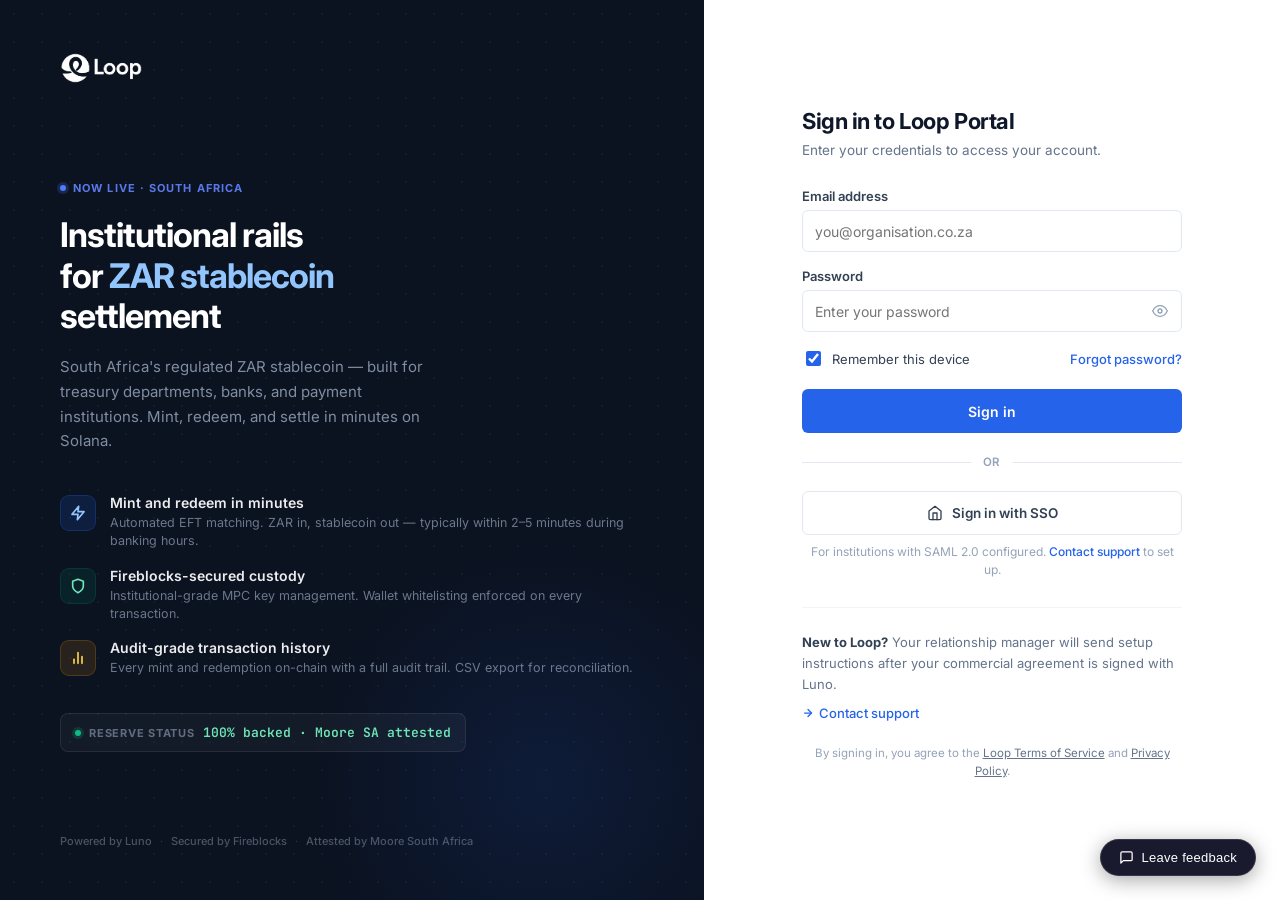
<file: 09-login.html>
<!DOCTYPE html>
<html lang="en">
<head>
  <meta charset="UTF-8">
  <meta name="viewport" content="width=device-width, initial-scale=1.0">
  <title>Sign In — Loop Portal</title>

  <link rel="preconnect" href="https://fonts.googleapis.com">
  <link rel="preconnect" href="https://fonts.gstatic.com" crossorigin>
  <link href="https://fonts.googleapis.com/css2?family=Inter:wght@400;500;600;700&family=JetBrains+Mono:wght@400;500;600&display=swap" rel="stylesheet">

  <link rel="stylesheet" href="_tokens.css">
  <script src="_persona.js"></script>

  <style>
    /* ── Reset ──────────────────────────────────────────────── */
    *, *::before, *::after { box-sizing: border-box; }
    body {
      margin: 0;
      font-family: var(--font-sans);
      font-size: 14px;
      color: var(--ink-900);
      -webkit-font-smoothing: antialiased;
      background: var(--navy-900);
    }
    button { font-family: inherit; cursor: pointer; }
    a { color: inherit; }

    /* ── Split layout ───────────────────────────────────────── */
    .login-split {
      display: grid;
      grid-template-columns: 55fr 45fr;
      min-height: 100vh;
    }

    /* ═══════════════════════════════════════════════════════════
       LEFT PANEL
    ═══════════════════════════════════════════════════════════ */
    .login-left {
      background: var(--navy-900);
      display: flex;
      flex-direction: column;
      padding: 52px 60px;
      position: relative;
      overflow: hidden;
    }

    /* Subtle background texture — grid of dots */
    .login-left::before {
      content: '';
      position: absolute;
      inset: 0;
      background-image: radial-gradient(circle, rgba(255,255,255,0.035) 1px, transparent 1px);
      background-size: 28px 28px;
      pointer-events: none;
    }

    /* Soft blue glow bottom-right */
    .login-left::after {
      content: '';
      position: absolute;
      bottom: -120px;
      right: -80px;
      width: 480px;
      height: 480px;
      background: radial-gradient(circle, rgba(37,99,235,0.12) 0%, transparent 70%);
      pointer-events: none;
    }

    /* ── Brand mark ─────────────────────────────────────────── */
    .login-brand {
      display: flex;
      align-items: center;
      gap: 12px;
      position: relative;
      z-index: 1;
    }

    .login-brand-mark {
      width: 40px;
      height: 40px;
      border-radius: 10px;
      background: linear-gradient(135deg, #4F7CFF 0%, #2563EB 100%);
      display: grid;
      place-items: center;
      color: white;
      font-weight: 700;
      font-size: 18px;
      flex-shrink: 0;
      box-shadow: 0 4px 14px rgba(37,99,235,0.35);
    }

    .login-brand-text {
      display: flex;
      flex-direction: column;
      gap: 1px;
    }

    .login-brand-name {
      color: white;
      font-weight: 700;
      font-size: 18px;
      letter-spacing: -0.01em;
      line-height: 1;
    }

    .login-brand-tag {
      color: rgba(148,163,184,0.8);
      font-size: 11px;
      font-weight: 500;
      text-transform: uppercase;
      letter-spacing: 0.09em;
      line-height: 1;
      margin-top: 3px;
    }

    /* ── Main content ───────────────────────────────────────── */
    .login-left-main {
      flex: 1;
      display: flex;
      flex-direction: column;
      justify-content: center;
      padding: 0 0 20px;
      position: relative;
      z-index: 1;
    }

    .login-eyebrow {
      display: inline-flex;
      align-items: center;
      gap: 7px;
      font-size: 11px;
      font-weight: 700;
      text-transform: uppercase;
      letter-spacing: 0.1em;
      color: rgba(99,132,255,0.9);
      margin-bottom: 20px;
    }

    .login-eyebrow-dot {
      width: 6px;
      height: 6px;
      border-radius: 50%;
      background: #4F7CFF;
      box-shadow: 0 0 0 3px rgba(79,124,255,0.2);
    }

    .login-headline {
      font-size: 34px;
      font-weight: 700;
      color: white;
      letter-spacing: -0.03em;
      line-height: 1.2;
      margin: 0 0 18px;
      max-width: 420px;
    }

    .login-headline span {
      color: #93C5FD;
    }

    .login-tagline {
      font-size: 15px;
      color: rgba(148,163,184,0.85);
      line-height: 1.65;
      max-width: 380px;
      margin: 0 0 40px;
    }

    /* ── Feature list ───────────────────────────────────────── */
    .feature-list {
      display: flex;
      flex-direction: column;
      gap: 16px;
    }

    .feature-item {
      display: flex;
      align-items: flex-start;
      gap: 14px;
    }

    .feature-icon {
      width: 36px;
      height: 36px;
      border-radius: 9px;
      display: grid;
      place-items: center;
      flex-shrink: 0;
      margin-top: 1px;
    }

    .feature-icon-mint    { background: rgba(37,99,235,0.15);  color: #93C5FD; border: 1px solid rgba(37,99,235,0.25); }
    .feature-icon-custody { background: rgba(5,150,105,0.12);  color: #6EE7B7; border: 1px solid rgba(5,150,105,0.2); }
    .feature-icon-audit   { background: rgba(245,158,11,0.12); color: #FCD34D; border: 1px solid rgba(245,158,11,0.2); }

    .feature-title {
      font-size: 14px;
      font-weight: 600;
      color: rgba(255,255,255,0.92);
      line-height: 1.3;
    }

    .feature-sub {
      font-size: 12.5px;
      color: rgba(148,163,184,0.7);
      margin-top: 2px;
      line-height: 1.45;
    }

    /* ── Reserve badge ──────────────────────────────────────── */
    .reserve-badge {
      display: inline-flex;
      align-items: center;
      gap: 8px;
      background: rgba(255,255,255,0.04);
      border: 1px solid rgba(255,255,255,0.08);
      border-radius: 8px;
      padding: 10px 14px;
      margin-top: 36px;
      max-width: max-content;
    }

    .reserve-badge-label {
      font-size: 11px;
      font-weight: 700;
      text-transform: uppercase;
      letter-spacing: 0.07em;
      color: rgba(148,163,184,0.6);
    }

    .reserve-badge-value {
      font-family: var(--font-mono);
      font-size: 13px;
      font-weight: 600;
      color: #6EE7B7;
    }

    .reserve-badge-dot {
      width: 6px;
      height: 6px;
      border-radius: 50%;
      background: #10B981;
      box-shadow: 0 0 0 3px rgba(16,185,129,0.18);
    }

    /* ── Left panel footer ──────────────────────────────────── */
    .login-left-footer {
      position: relative;
      z-index: 1;
    }

    .powered-line {
      display: flex;
      align-items: center;
      flex-wrap: wrap;
    }

    .powered-item {
      font-size: 11px;
      color: rgba(148,163,184,0.45);
      font-weight: 500;
    }

    .powered-sep {
      color: rgba(148,163,184,0.25);
      margin: 0 8px;
      font-size: 11px;
    }

    /* ═══════════════════════════════════════════════════════════
       RIGHT PANEL
    ═══════════════════════════════════════════════════════════ */
    .login-right {
      background: white;
      display: flex;
      flex-direction: column;
      align-items: center;
      justify-content: center;
      padding: 60px 56px;
      min-height: 100vh;
    }

    .login-form-wrap {
      width: 100%;
      max-width: 380px;
    }

    /* ── Form header ────────────────────────────────────────── */
    .form-title {
      font-size: 22px;
      font-weight: 700;
      color: var(--ink-900);
      letter-spacing: -0.02em;
      margin: 0 0 6px;
    }

    .form-sub {
      font-size: 13.5px;
      color: var(--ink-500);
      margin: 0 0 28px;
      line-height: 1.5;
    }

    /* ── Form stack ─────────────────────────────────────────── */
    .form-stack {
      display: flex;
      flex-direction: column;
      gap: 16px;
    }

    .form-group {
      display: flex;
      flex-direction: column;
      gap: 6px;
    }

    .form-label {
      font-size: 13px;
      font-weight: 600;
      color: var(--ink-700);
    }

    .form-input {
      height: 42px;
      border: 1px solid var(--ink-200);
      border-radius: var(--radius-sm);
      padding: 0 12px;
      font-size: 14px;
      color: var(--ink-900);
      background: white;
      transition: border-color var(--t-fast), box-shadow var(--t-fast);
      width: 100%;
      font-family: var(--font-sans);
      outline: none;
    }

    .form-input:focus {
      border-color: var(--accent);
      box-shadow: 0 0 0 3px rgba(37,99,235,0.12);
    }

    /* ── Password field ─────────────────────────────────────── */
    .pw-wrap {
      position: relative;
      display: flex;
      align-items: center;
    }

    .pw-wrap .form-input { padding-right: 44px; }

    .pw-toggle {
      position: absolute;
      right: 0;
      top: 0;
      bottom: 0;
      width: 44px;
      display: grid;
      place-items: center;
      background: none;
      border: none;
      color: var(--ink-400);
      transition: color var(--t-fast);
      padding: 0;
    }

    .pw-toggle:hover { color: var(--ink-700); }

    /* ── Remember + forgot row ──────────────────────────────── */
    .remember-row {
      display: flex;
      align-items: center;
      justify-content: space-between;
    }

    .remember-label {
      display: flex;
      align-items: center;
      gap: 8px;
      font-size: 13px;
      color: var(--ink-700);
      cursor: pointer;
      user-select: none;
    }

    .remember-label input[type="checkbox"] {
      width: 15px;
      height: 15px;
      accent-color: var(--accent);
      cursor: pointer;
    }

    .forgot-link {
      font-size: 13px;
      font-weight: 500;
      color: var(--accent);
      text-decoration: none;
      transition: opacity var(--t-fast);
    }

    .forgot-link:hover { opacity: 0.75; }

    /* ── Sign-in button ─────────────────────────────────────── */
    .btn-signin {
      width: 100%;
      height: 44px;
      background: var(--accent);
      color: white;
      border: none;
      border-radius: var(--radius-sm);
      font-size: 14px;
      font-weight: 600;
      letter-spacing: 0.01em;
      display: flex;
      align-items: center;
      justify-content: center;
      gap: 8px;
      transition: background var(--t-fast), box-shadow var(--t-fast), transform 80ms ease;
      margin-top: 4px;
    }

    .btn-signin:hover {
      background: var(--accent-hover);
      box-shadow: 0 4px 12px rgba(37,99,235,0.3);
    }

    .btn-signin:active { transform: translateY(1px); }

    .spinner {
      width: 16px;
      height: 16px;
      border: 2.5px solid rgba(255,255,255,0.35);
      border-top-color: white;
      border-radius: 50%;
      display: none;
      animation: spin 0.65s linear infinite;
      flex-shrink: 0;
    }

    .btn-signin.loading .btn-signin-label { display: none; }
    .btn-signin.loading .spinner { display: block; }

    @keyframes spin {
      from { transform: rotate(0deg); }
      to   { transform: rotate(360deg); }
    }

    /* ── Divider ────────────────────────────────────────────── */
    .or-divider {
      display: flex;
      align-items: center;
      gap: 12px;
      margin: 22px 0;
    }

    .or-line {
      flex: 1;
      height: 1px;
      background: var(--ink-200);
    }

    .or-text {
      font-size: 11.5px;
      font-weight: 600;
      color: var(--ink-400);
      text-transform: uppercase;
      letter-spacing: 0.07em;
    }

    /* ── SSO button ─────────────────────────────────────────── */
    .btn-sso {
      width: 100%;
      height: 44px;
      background: white;
      border: 1px solid var(--ink-200);
      border-radius: var(--radius-sm);
      font-size: 13.5px;
      font-weight: 600;
      color: var(--ink-700);
      display: flex;
      align-items: center;
      justify-content: center;
      gap: 9px;
      transition: background var(--t-fast), border-color var(--t-fast);
    }

    .btn-sso:hover {
      background: var(--ink-50);
      border-color: var(--ink-300);
    }

    .sso-note {
      font-size: 12px;
      color: var(--ink-400);
      text-align: center;
      margin: 8px 0 0;
      line-height: 1.5;
    }

    /* ── New to Loop ────────────────────────────────────────── */
    .new-to-loop {
      margin-top: 28px;
      padding-top: 24px;
      border-top: 1px solid var(--ink-100);
      font-size: 13px;
      color: var(--ink-500);
      line-height: 1.6;
    }

    .new-to-loop a {
      color: var(--accent);
      font-weight: 500;
      text-decoration: none;
    }

    .new-to-loop a:hover { text-decoration: underline; }

    .new-to-loop-cta {
      display: inline-flex;
      align-items: center;
      gap: 5px;
      margin-top: 8px;
      font-weight: 600;
    }

    /* ── Legal ──────────────────────────────────────────────── */
    .legal-text {
      margin-top: 20px;
      font-size: 11.5px;
      color: var(--ink-400);
      text-align: center;
      line-height: 1.55;
    }

    .legal-text a {
      color: var(--ink-500);
      text-decoration: underline;
    }

    /* ── Error banner ───────────────────────────────────────── */
    .form-error {
      display: none;
      background: var(--rose-soft);
      border: 1px solid #FECACA;
      border-radius: var(--radius-sm);
      padding: 10px 14px;
      font-size: 13px;
      color: #991B1B;
      gap: 8px;
      align-items: flex-start;
      margin-bottom: 16px;
    }

    .form-error.visible { display: flex; }

    /* ── Responsive ─────────────────────────────────────────── */
    @media (max-width: 900px) {
      .login-split { grid-template-columns: 1fr; }
      .login-left {
        padding: 40px 32px 36px;
        min-height: auto;
      }
      .login-left::after { display: none; }
      .login-left-main { padding: 32px 0 24px; }
      .login-headline { font-size: 26px; }
      .login-right {
        padding: 48px 32px;
        min-height: auto;
      }
    }
  </style>
</head>
<body>

<div class="login-split">

  <!-- ═══════════════════════════════════════════════════════════
       LEFT PANEL — Branding & value proposition
  ═══════════════════════════════════════════════════════════ -->
  <div class="login-left">

    <!-- Brand -->
    <div class="brand" style="margin-bottom: 32px;">
      <img src="logo-white.png" alt="Loop" style="height: 32px; width: auto; mix-blend-mode: screen;" />
    </div>

    <!-- Main content -->
    <div class="login-left-main">

      <div class="login-eyebrow">
        <span class="login-eyebrow-dot"></span>
        Now live · South Africa
      </div>

      <h1 class="login-headline">
        Institutional rails<br>
        for <span>ZAR stablecoin</span><br>
        settlement
      </h1>

      <p class="login-tagline">
        South Africa's regulated ZAR stablecoin — built for treasury
        departments, banks, and payment institutions. Mint, redeem, and settle
        in minutes on Solana.
      </p>

      <!-- Feature callouts -->
      <div class="feature-list">

        <div class="feature-item">
          <div class="feature-icon feature-icon-mint">
            <svg width="16" height="16" viewBox="0 0 24 24" fill="none" stroke="currentColor" stroke-width="2.5" stroke-linecap="round" stroke-linejoin="round">
              <polygon points="13 2 3 14 12 14 11 22 21 10 12 10 13 2"/>
            </svg>
          </div>
          <div>
            <div class="feature-title">Mint and redeem in minutes</div>
            <div class="feature-sub">Automated EFT matching. ZAR in, stablecoin out — typically within 2–5 minutes during banking hours.</div>
          </div>
        </div>

        <div class="feature-item">
          <div class="feature-icon feature-icon-custody">
            <svg width="16" height="16" viewBox="0 0 24 24" fill="none" stroke="currentColor" stroke-width="2.5" stroke-linecap="round" stroke-linejoin="round">
              <path d="M12 22s8-4 8-10V5l-8-3-8 3v7c0 6 8 10 8 10z"/>
            </svg>
          </div>
          <div>
            <div class="feature-title">Fireblocks-secured custody</div>
            <div class="feature-sub">Institutional-grade MPC key management. Wallet whitelisting enforced on every transaction.</div>
          </div>
        </div>

        <div class="feature-item">
          <div class="feature-icon feature-icon-audit">
            <svg width="16" height="16" viewBox="0 0 24 24" fill="none" stroke="currentColor" stroke-width="2.5" stroke-linecap="round" stroke-linejoin="round">
              <line x1="18" y1="20" x2="18" y2="10"/>
              <line x1="12" y1="20" x2="12" y2="4"/>
              <line x1="6"  y1="20" x2="6"  y2="14"/>
            </svg>
          </div>
          <div>
            <div class="feature-title">Audit-grade transaction history</div>
            <div class="feature-sub">Every mint and redemption on-chain with a full audit trail. CSV export for reconciliation.</div>
          </div>
        </div>

      </div>

      <!-- Reserve status badge -->
      <div class="reserve-badge">
        <span class="reserve-badge-dot"></span>
        <span class="reserve-badge-label">Reserve status</span>
        <span class="reserve-badge-value">100% backed · Moore SA attested</span>
      </div>

    </div>

    <!-- Footer -->
    <div class="login-left-footer">
      <div class="powered-line">
        <span class="powered-item">Powered by Luno</span>
        <span class="powered-sep">·</span>
        <span class="powered-item">Secured by Fireblocks</span>
        <span class="powered-sep">·</span>
        <span class="powered-item">Attested by Moore South Africa</span>
      </div>
    </div>

  </div><!-- /login-left -->

  <!-- ═══════════════════════════════════════════════════════════
       RIGHT PANEL — Login form
  ═══════════════════════════════════════════════════════════ -->
  <div class="login-right">
    <div class="login-form-wrap">

      <div class="form-title">Sign in to Loop Portal</div>
      <div class="form-sub">Enter your credentials to access your account.</div>

      <!-- Error banner -->
      <div class="form-error" id="form-error">
        <svg width="15" height="15" viewBox="0 0 24 24" fill="none" stroke="currentColor" stroke-width="2.5" stroke-linecap="round" stroke-linejoin="round" style="flex-shrink:0;margin-top:1px;">
          <circle cx="12" cy="12" r="10"/>
          <line x1="12" y1="8" x2="12" y2="12"/>
          <line x1="12" y1="16" x2="12.01" y2="16"/>
        </svg>
        <span id="error-text">Incorrect email or password. Please try again.</span>
      </div>

      <!-- Form -->
      <form class="form-stack" id="login-form" onsubmit="handleSignIn(event)" novalidate>

        <!-- Email -->
        <div class="form-group">
          <label class="form-label" for="email">Email address</label>
          <input
            class="form-input"
            type="email"
            id="email"
            name="email"
            placeholder="you@organisation.co.za"
            autocomplete="email">
        </div>

        <!-- Password -->
        <div class="form-group">
          <label class="form-label" for="password">Password</label>
          <div class="pw-wrap">
            <input
              class="form-input"
              type="password"
              id="password"
              name="password"
              placeholder="Enter your password"
              autocomplete="current-password">
            <button
              type="button"
              class="pw-toggle"
              id="pw-toggle"
              onclick="togglePassword()"
              aria-label="Toggle password visibility"
              title="Show / hide password">
              <!-- Eye — show when password hidden -->
              <svg id="pw-icon-show" width="16" height="16" viewBox="0 0 24 24" fill="none" stroke="currentColor" stroke-width="2" stroke-linecap="round" stroke-linejoin="round">
                <path d="M1 12s4-8 11-8 11 8 11 8-4 8-11 8-11-8-11-8z"/>
                <circle cx="12" cy="12" r="3"/>
              </svg>
              <!-- Eye-off — show when password visible -->
              <svg id="pw-icon-hide" width="16" height="16" viewBox="0 0 24 24" fill="none" stroke="currentColor" stroke-width="2" stroke-linecap="round" stroke-linejoin="round" style="display:none;">
                <path d="M17.94 17.94A10.07 10.07 0 0 1 12 20c-7 0-11-8-11-8a18.45 18.45 0 0 1 5.06-5.94"/>
                <path d="M9.9 4.24A9.12 9.12 0 0 1 12 4c7 0 11 8 11 8a18.5 18.5 0 0 1-2.16 3.19"/>
                <line x1="1" y1="1" x2="23" y2="23"/>
              </svg>
            </button>
          </div>
        </div>

        <!-- Remember + Forgot -->
        <div class="remember-row">
          <label class="remember-label">
            <input type="checkbox" id="remember" name="remember" checked>
            Remember this device
          </label>
          <a href="#" class="forgot-link" onclick="handleForgot(event)">Forgot password?</a>
        </div>

        <!-- Submit -->
        <button type="submit" class="btn-signin" id="signin-btn">
          <span class="btn-signin-label">Sign in</span>
          <div class="spinner"></div>
        </button>

      </form>

      <!-- SSO -->
      <div class="or-divider">
        <div class="or-line"></div>
        <span class="or-text">or</span>
        <div class="or-line"></div>
      </div>

      <button class="btn-sso" onclick="handleSSO()">
        <svg width="16" height="16" viewBox="0 0 24 24" fill="none" stroke="currentColor" stroke-width="2" stroke-linecap="round" stroke-linejoin="round">
          <path d="M3 9l9-7 9 7v11a2 2 0 0 1-2 2H5a2 2 0 0 1-2-2z"/>
          <polyline points="9 22 9 12 15 12 15 22"/>
        </svg>
        Sign in with SSO
      </button>

      <p class="sso-note">
        For institutions with SAML&nbsp;2.0 configured.
        <a href="#" style="color:var(--accent);font-weight:500;text-decoration:none;" onclick="handleSSO(); return false;">Contact support</a>
        to set up.
      </p>

      <!-- New to Loop -->
      <div class="new-to-loop">
        <strong style="color:var(--ink-700);">New to Loop?</strong>
        Your relationship manager will send setup instructions after your commercial
        agreement is signed with Luno.
        <br>
        <a class="new-to-loop-cta" href="mailto:support@loop.luno.com">
          <svg width="12" height="12" viewBox="0 0 24 24" fill="none" stroke="currentColor" stroke-width="2.5" stroke-linecap="round" stroke-linejoin="round">
            <line x1="5" y1="12" x2="19" y2="12"/>
            <polyline points="12 5 19 12 12 19"/>
          </svg>
          Contact support
        </a>
      </div>

      <!-- Legal -->
      <p class="legal-text">
        By signing in, you agree to the
        <a href="#">Loop Terms of Service</a>
        and <a href="#">Privacy Policy</a>.
      </p>

    </div>
  </div><!-- /login-right -->

</div><!-- /login-split -->

<script>
  /* ── Persona init (preserves ?type= on navigation) ──────── */
  var persona = getPersona();
  preservePersonaLinks();

  /* ── Password show / hide ────────────────────────────────── */
  function togglePassword() {
    var input    = document.getElementById('password');
    var iconShow = document.getElementById('pw-icon-show');
    var iconHide = document.getElementById('pw-icon-hide');
    if (input.type === 'password') {
      input.type = 'text';
      iconShow.style.display = 'none';
      iconHide.style.display = '';
    } else {
      input.type = 'password';
      iconShow.style.display = '';
      iconHide.style.display = 'none';
    }
    input.focus();
  }

  /* ── Sign-in ─────────────────────────────────────────────── */
  function handleSignIn(e) {
    e.preventDefault();
    var email    = document.getElementById('email').value.trim();
    var password = document.getElementById('password').value;
    var btn      = document.getElementById('signin-btn');
    var errBox   = document.getElementById('form-error');

    errBox.classList.remove('visible');

    if (!email || !password) {
      document.getElementById('error-text').textContent = 'Please enter your email and password.';
      errBox.classList.add('visible');
      return;
    }

    /* Loading state */
    btn.classList.add('loading');
    btn.disabled = true;

    /* Prototype: 900ms delay then navigate to dashboard */
    setTimeout(function () {
      var type = new URLSearchParams(window.location.search).get('type') || '';
      window.location.href = '01-dashboard.html' + (type ? '?type=' + type : '');
    }, 900);
  }

  /* ── Forgot password ─────────────────────────────────────── */
  function handleForgot(e) {
    e.preventDefault();
    var errBox = document.getElementById('form-error');
    document.getElementById('error-text').textContent =
      'Password reset is handled by your Loop relationship manager. Email support@loop.luno.com.';
    errBox.classList.add('visible');
    errBox.scrollIntoView({ behavior: 'smooth', block: 'nearest' });
  }

  /* ── SSO ─────────────────────────────────────────────────── */
  function handleSSO() {
    var errBox = document.getElementById('form-error');
    document.getElementById('error-text').textContent =
      'SSO configuration is managed by Loop support. Email support@loop.luno.com to get started.';
    errBox.classList.add('visible');
  }

  /* ── Clear error on input ────────────────────────────────── */
  ['email', 'password'].forEach(function (id) {
    document.getElementById(id).addEventListener('input', function () {
      document.getElementById('form-error').classList.remove('visible');
    });
  });
</script>
  <!-- Feedback widget -->
  <script src="_feedback-config.js"></script>
  <script src="_feedback.js"></script>
</body>
</html>
</file>
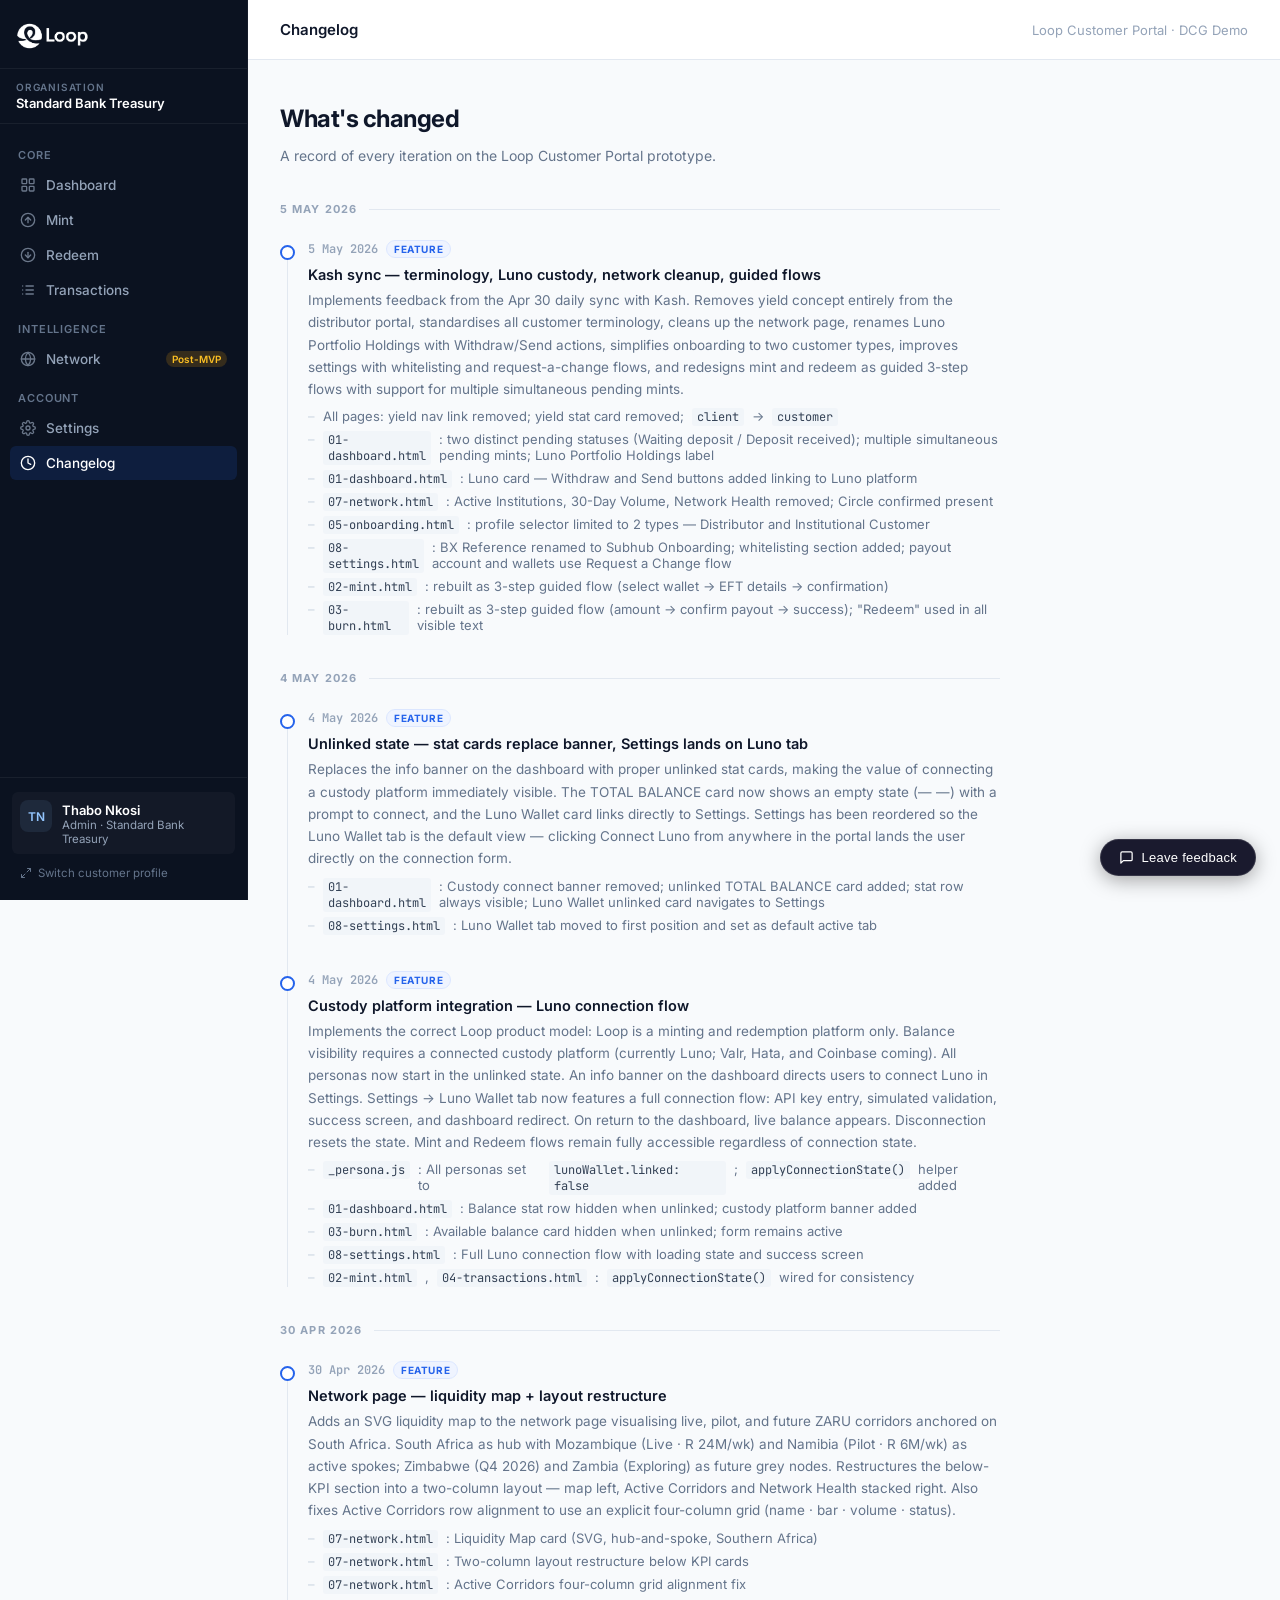
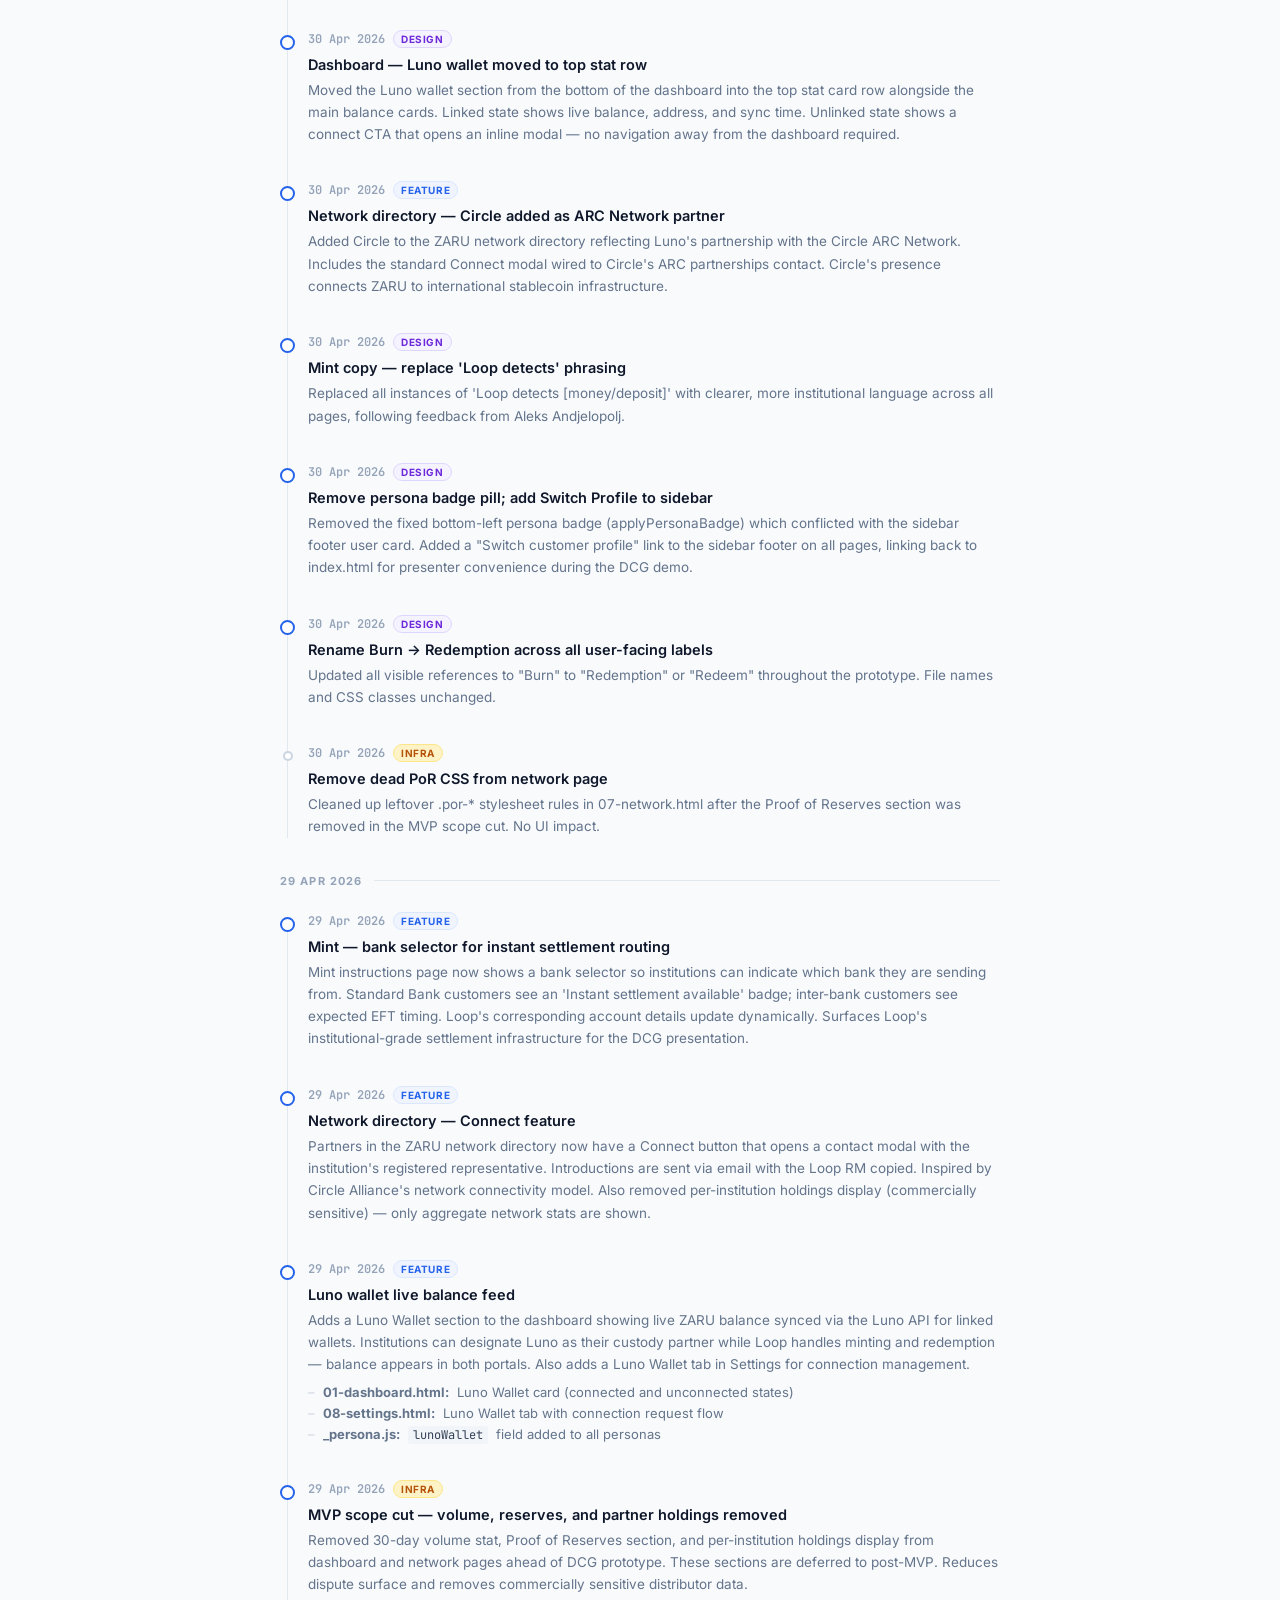
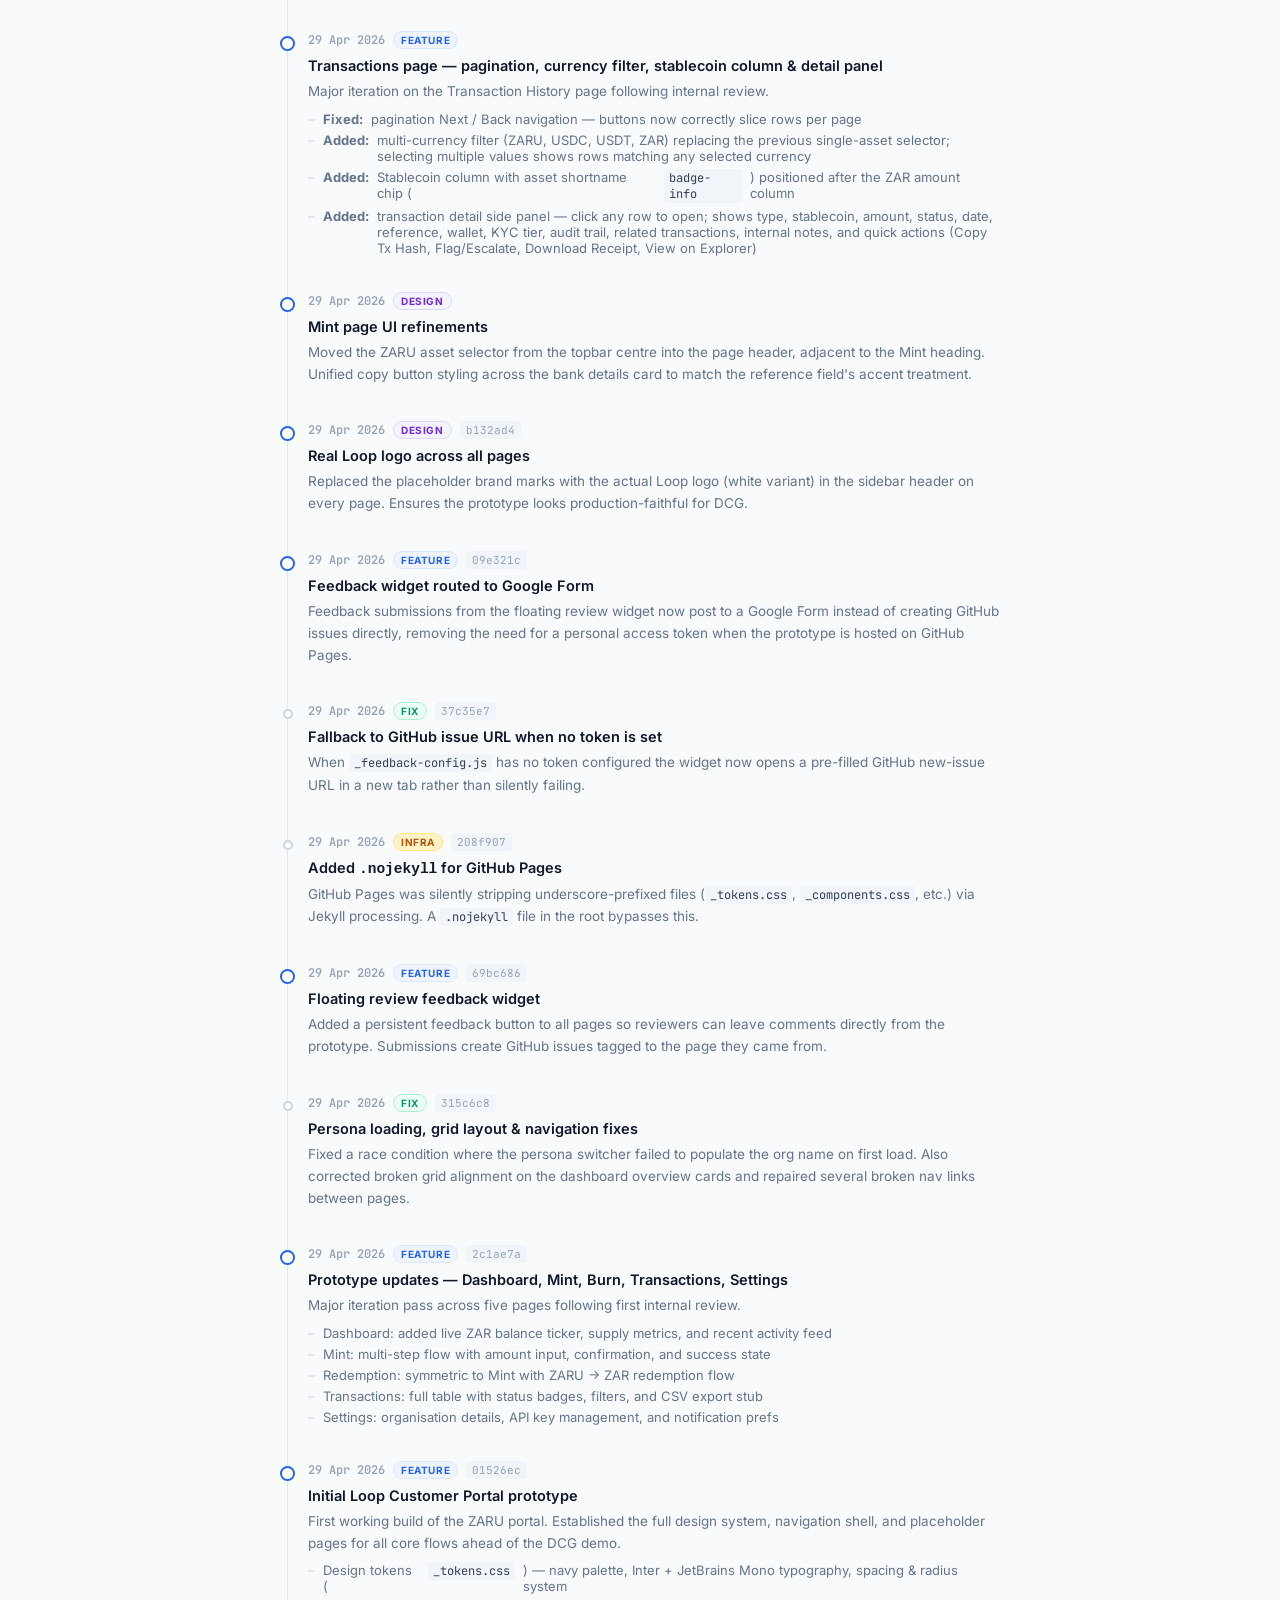
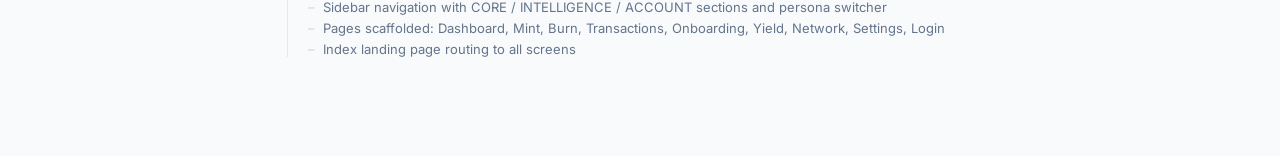
<file: changelog.html>
<!DOCTYPE html>
<html lang="en">
<head>
  <meta charset="UTF-8">
  <meta name="viewport" content="width=device-width, initial-scale=1.0">
  <title>Changelog — Loop Customer Portal</title>

  <link rel="preconnect" href="https://fonts.googleapis.com">
  <link rel="preconnect" href="https://fonts.gstatic.com" crossorigin>
  <link href="https://fonts.googleapis.com/css2?family=Inter:wght@400;500;600;700&family=JetBrains+Mono:wght@400;500&display=swap" rel="stylesheet">

  <link rel="stylesheet" href="_tokens.css">
  <link rel="stylesheet" href="_components.css">

  <style>
    a.nav-item { text-decoration: none; }

    /* ── Changelog timeline ────────────────────────────────── */
    .cl-wrap {
      max-width: 720px;
    }

    .cl-timeline {
      position: relative;
      padding-left: 28px;
    }

    .cl-timeline::before {
      content: '';
      position: absolute;
      left: 7px;
      top: 6px;
      bottom: 0;
      width: 1px;
      background: var(--ink-200);
    }

    .cl-entry {
      position: relative;
      margin-bottom: 36px;
    }

    .cl-dot {
      position: absolute;
      left: -28px;
      top: 5px;
      width: 15px;
      height: 15px;
      border-radius: 50%;
      background: white;
      border: 2px solid var(--accent);
      z-index: 1;
    }

    .cl-dot.minor {
      border-color: var(--ink-300);
      width: 10px;
      height: 10px;
      left: -25px;
      top: 7px;
    }

    .cl-meta {
      display: flex;
      align-items: center;
      gap: 8px;
      margin-bottom: 8px;
    }

    .cl-date {
      font-size: 12px;
      font-weight: 600;
      color: var(--ink-400);
      font-family: var(--font-mono);
    }

    .cl-tag {
      font-size: 10px;
      font-weight: 700;
      letter-spacing: .06em;
      text-transform: uppercase;
      padding: 2px 7px;
      border-radius: 999px;
    }

    .cl-tag.feat   { background: var(--accent-soft);   color: var(--accent); border: 1px solid var(--accent-border); }
    .cl-tag.fix    { background: var(--emerald-soft);  color: var(--emerald); border: 1px solid #A7F3D0; }
    .cl-tag.infra  { background: var(--amber-soft);    color: var(--amber);   border: 1px solid #FDE68A; }
    .cl-tag.design { background: #F5F3FF; color: #6D28D9; border: 1px solid #DDD6FE; }

    .cl-hash {
      font-family: var(--font-mono);
      font-size: 11px;
      color: var(--ink-400);
      background: var(--ink-100);
      padding: 2px 6px;
      border-radius: 4px;
    }

    .cl-title {
      font-size: 14.5px;
      font-weight: 600;
      color: var(--ink-900);
      margin: 0 0 6px;
    }

    .cl-body {
      font-size: 13.5px;
      color: var(--ink-500);
      line-height: 1.65;
      margin: 0 0 8px;
    }

    .cl-body code {
      font-family: var(--font-mono);
      font-size: 12px;
      color: var(--ink-700);
      background: var(--ink-100);
      padding: 1px 5px;
      border-radius: 3px;
    }

    .cl-items {
      list-style: none;
      padding: 0;
      margin: 8px 0 0;
      display: flex;
      flex-direction: column;
      gap: 5px;
    }

    .cl-items li {
      font-size: 13px;
      color: var(--ink-500);
      display: flex;
      align-items: flex-start;
      gap: 8px;
    }

    .cl-items li::before {
      content: '–';
      color: var(--ink-300);
      flex-shrink: 0;
    }

    .cl-items li code {
      font-family: var(--font-mono);
      font-size: 12px;
      color: var(--ink-700);
      background: var(--ink-100);
      padding: 1px 5px;
      border-radius: 3px;
    }

    /* ── Date group divider ─────────────────────────────────── */
    .cl-group {
      font-size: 11px;
      font-weight: 700;
      letter-spacing: .1em;
      text-transform: uppercase;
      color: var(--ink-400);
      margin-bottom: 24px;
      display: flex;
      align-items: center;
      gap: 12px;
    }
    .cl-group::after {
      content: '';
      flex: 1;
      height: 1px;
      background: var(--ink-200);
    }
  </style>
</head>

<body>
<div class="app">

  <!-- ══════════════════════════════════════════════════════════
       SIDEBAR
  ══════════════════════════════════════════════════════════ -->
  <aside class="sidebar">
    <div class="sidebar-header">
      <div class="brand">
        <img src="logo-white.png" alt="Loop" class="brand-logo" />
      </div>
    </div>

    <div class="sidebar-org">
      <div class="org-label">Organisation</div>
      <div class="org-name">Standard Bank Treasury</div>
    </div>

    <nav class="sidebar-nav">
      <span class="nav-section-label">CORE</span>
      <a href="01-dashboard.html" class="nav-item">
        <svg class="icon" viewBox="0 0 24 24" fill="none" stroke="currentColor" stroke-width="2" stroke-linecap="round" stroke-linejoin="round">
          <rect x="3" y="3" width="7" height="7" rx="1"/><rect x="14" y="3" width="7" height="7" rx="1"/>
          <rect x="3" y="14" width="7" height="7" rx="1"/><rect x="14" y="14" width="7" height="7" rx="1"/>
        </svg>
        Dashboard
      </a>
      <a href="02-mint.html" class="nav-item">
        <svg class="icon" viewBox="0 0 24 24" fill="none" stroke="currentColor" stroke-width="2" stroke-linecap="round" stroke-linejoin="round">
          <circle cx="12" cy="12" r="10"/><polyline points="16 12 12 8 8 12"/><line x1="12" y1="16" x2="12" y2="8"/>
        </svg>
        Mint
      </a>
      <a href="03-burn.html" class="nav-item">
        <svg class="icon" viewBox="0 0 24 24" fill="none" stroke="currentColor" stroke-width="2" stroke-linecap="round" stroke-linejoin="round">
          <circle cx="12" cy="12" r="10"/><polyline points="8 12 12 16 16 12"/><line x1="12" y1="8" x2="12" y2="16"/>
        </svg>
        Redeem
      </a>
      <a href="04-transactions.html" class="nav-item">
        <svg class="icon" viewBox="0 0 24 24" fill="none" stroke="currentColor" stroke-width="2" stroke-linecap="round" stroke-linejoin="round">
          <line x1="9" y1="6" x2="20" y2="6"/><line x1="9" y1="12" x2="20" y2="12"/><line x1="9" y1="18" x2="20" y2="18"/>
          <circle cx="4" cy="6" r="1" fill="currentColor" stroke="none"/>
          <circle cx="4" cy="12" r="1" fill="currentColor" stroke="none"/>
          <circle cx="4" cy="18" r="1" fill="currentColor" stroke="none"/>
        </svg>
        Transactions
      </a>
      <span class="nav-section-label">INTELLIGENCE</span>
      <a href="07-network.html" class="nav-item">
        <svg class="icon" viewBox="0 0 24 24" fill="none" stroke="currentColor" stroke-width="2" stroke-linecap="round" stroke-linejoin="round">
          <circle cx="12" cy="12" r="10"/><line x1="2" y1="12" x2="22" y2="12"/>
          <path d="M12 2a15.3 15.3 0 0 1 4 10 15.3 15.3 0 0 1-4 10 15.3 15.3 0 0 1-4-10 15.3 15.3 0 0 1 4-10z"/>
        </svg>
        Network
        <span class="nav-badge">Post-MVP</span>
      </a>
      <span class="nav-section-label">ACCOUNT</span>
      <a href="08-settings.html" class="nav-item">
        <svg class="icon" viewBox="0 0 24 24" fill="none" stroke="currentColor" stroke-width="2" stroke-linecap="round" stroke-linejoin="round">
          <circle cx="12" cy="12" r="3"/>
          <path d="M19.4 15a1.65 1.65 0 0 0 .33 1.82l.06.06a2 2 0 0 1-2.83 2.83l-.06-.06a1.65 1.65 0 0 0-1.82-.33 1.65 1.65 0 0 0-1 1.51V21a2 2 0 0 1-4 0v-.09A1.65 1.65 0 0 0 9 19.4a1.65 1.65 0 0 0-1.82.33l-.06.06a2 2 0 0 1-2.83-2.83l.06-.06A1.65 1.65 0 0 0 4.68 15a1.65 1.65 0 0 0-1.51-1H3a2 2 0 0 1 0-4h.09A1.65 1.65 0 0 0 4.6 9a1.65 1.65 0 0 0-.33-1.82l-.06-.06a2 2 0 0 1 2.83-2.83l.06.06A1.65 1.65 0 0 0 9 4.68a1.65 1.65 0 0 0 1-1.51V3a2 2 0 0 1 4 0v.09a1.65 1.65 0 0 0 1 1.51 1.65 1.65 0 0 0 1.82-.33l.06-.06a2 2 0 0 1 2.83 2.83l-.06.06A1.65 1.65 0 0 0 19.4 9a1.65 1.65 0 0 0 1.51 1H21a2 2 0 0 1 0 4h-.09a1.65 1.65 0 0 0-1.51 1z"/>
        </svg>
        Settings
      </a>
      <a href="changelog.html" class="nav-item active">
        <svg class="icon" viewBox="0 0 24 24" fill="none" stroke="currentColor" stroke-width="2" stroke-linecap="round" stroke-linejoin="round">
          <circle cx="12" cy="12" r="10"/>
          <polyline points="12 6 12 12 16 14"/>
        </svg>
        Changelog
      </a>
    </nav>

    <div class="sidebar-footer">
      <div class="org-card">
        <div class="org-avatar">TN</div>
        <div>
          <div class="org-name">Thabo Nkosi</div>
          <div class="org-user">Admin · Standard Bank Treasury</div>
        </div>
      </div>
      <a href="index.html" class="switch-profile-link">
        <svg width="12" height="12" viewBox="0 0 24 24" fill="none"
          stroke="currentColor" stroke-width="2" stroke-linecap="round"
          stroke-linejoin="round">
          <polyline points="15 3 21 3 21 9"/>
          <polyline points="9 21 3 21 3 15"/>
          <line x1="21" y1="3" x2="14" y2="10"/>
          <line x1="3" y1="21" x2="10" y2="14"/>
        </svg>
        Switch customer profile
      </a>
    </div>
  </aside>

  <!-- ══════════════════════════════════════════════════════════
       MAIN CONTENT
  ══════════════════════════════════════════════════════════ -->
  <div class="content">

    <header class="topbar">
      <span class="topbar-title">Changelog</span>
      <div class="topbar-actions">
        <span style="font-size:13px;color:var(--ink-400);">Loop Customer Portal · DCG Demo</span>
      </div>
    </header>

    <main class="page">

      <div class="page-header">
        <div>
          <h1 class="page-title">What's changed</h1>
          <p class="page-subtitle">A record of every iteration on the Loop Customer Portal prototype.</p>
        </div>
      </div>

      <div class="cl-wrap">

        <!-- ═══ 5 MAY 2026 ══════════════════════════════════════ -->
        <div class="cl-group">5 May 2026</div>

        <div class="cl-timeline">

          <!-- Kash sync -->
          <div class="cl-entry">
            <div class="cl-dot"></div>
            <div class="cl-meta">
              <span class="cl-date">5 May 2026</span>
              <span class="cl-tag feat">Feature</span>
            </div>
            <div class="cl-title">Kash sync — terminology, Luno custody, network cleanup, guided flows</div>
            <div class="cl-body">Implements feedback from the Apr 30 daily sync with Kash. Removes yield concept entirely from the distributor portal, standardises all customer terminology, cleans up the network page, renames Luno Portfolio Holdings with Withdraw/Send actions, simplifies onboarding to two customer types, improves settings with whitelisting and request-a-change flows, and redesigns mint and redeem as guided 3-step flows with support for multiple simultaneous pending mints.</div>
            <ul class="cl-items">
              <li>All pages: yield nav link removed; yield stat card removed; <code>client</code> → <code>customer</code></li>
              <li><code>01-dashboard.html</code>: two distinct pending statuses (Waiting deposit / Deposit received); multiple simultaneous pending mints; Luno Portfolio Holdings label</li>
              <li><code>01-dashboard.html</code>: Luno card — Withdraw and Send buttons added linking to Luno platform</li>
              <li><code>07-network.html</code>: Active Institutions, 30-Day Volume, Network Health removed; Circle confirmed present</li>
              <li><code>05-onboarding.html</code>: profile selector limited to 2 types — Distributor and Institutional Customer</li>
              <li><code>08-settings.html</code>: BX Reference renamed to Subhub Onboarding; whitelisting section added; payout account and wallets use Request a Change flow</li>
              <li><code>02-mint.html</code>: rebuilt as 3-step guided flow (select wallet → EFT details → confirmation)</li>
              <li><code>03-burn.html</code>: rebuilt as 3-step guided flow (amount → confirm payout → success); "Redeem" used in all visible text</li>
            </ul>
          </div>

        </div>

        <!-- ═══ 4 MAY 2026 ═══════════════════════════════════════ -->
        <div class="cl-group">4 May 2026</div>

        <div class="cl-timeline">

          <!-- Unlinked state — stat cards replace banner, Settings lands on Luno tab -->
          <div class="cl-entry">
            <div class="cl-dot"></div>
            <div class="cl-meta">
              <span class="cl-date">4 May 2026</span>
              <span class="cl-tag feat">Feature</span>
            </div>
            <div class="cl-title">Unlinked state — stat cards replace banner, Settings lands on Luno tab</div>
            <div class="cl-body">Replaces the info banner on the dashboard with proper unlinked stat cards, making the value of connecting a custody platform immediately visible. The TOTAL BALANCE card now shows an empty state (— —) with a prompt to connect, and the Luno Wallet card links directly to Settings. Settings has been reordered so the Luno Wallet tab is the default view — clicking Connect Luno from anywhere in the portal lands the user directly on the connection form.</div>
            <ul class="cl-items">
              <li><code>01-dashboard.html</code>: Custody connect banner removed; unlinked TOTAL BALANCE card added; stat row always visible; Luno Wallet unlinked card navigates to Settings</li>
              <li><code>08-settings.html</code>: Luno Wallet tab moved to first position and set as default active tab</li>
            </ul>
          </div>

          <!-- Custody platform integration — Luno connection flow -->
          <div class="cl-entry">
            <div class="cl-dot"></div>
            <div class="cl-meta">
              <span class="cl-date">4 May 2026</span>
              <span class="cl-tag feat">Feature</span>
            </div>
            <div class="cl-title">Custody platform integration — Luno connection flow</div>
            <div class="cl-body">Implements the correct Loop product model: Loop is a minting and redemption platform only. Balance visibility requires a connected custody platform (currently Luno; Valr, Hata, and Coinbase coming). All personas now start in the unlinked state. An info banner on the dashboard directs users to connect Luno in Settings. Settings → Luno Wallet tab now features a full connection flow: API key entry, simulated validation, success screen, and dashboard redirect. On return to the dashboard, live balance appears. Disconnection resets the state. Mint and Redeem flows remain fully accessible regardless of connection state.</div>
            <ul class="cl-items">
              <li><code>_persona.js</code>: All personas set to <code>lunoWallet.linked: false</code>; <code>applyConnectionState()</code> helper added</li>
              <li><code>01-dashboard.html</code>: Balance stat row hidden when unlinked; custody platform banner added</li>
              <li><code>03-burn.html</code>: Available balance card hidden when unlinked; form remains active</li>
              <li><code>08-settings.html</code>: Full Luno connection flow with loading state and success screen</li>
              <li><code>02-mint.html</code>, <code>04-transactions.html</code>: <code>applyConnectionState()</code> wired for consistency</li>
            </ul>
          </div>

        </div>

        <div class="cl-group">30 Apr 2026</div>

        <div class="cl-timeline">

          <!-- Network page — liquidity map + layout restructure -->
          <div class="cl-entry">
            <div class="cl-dot"></div>
            <div class="cl-meta">
              <span class="cl-date">30 Apr 2026</span>
              <span class="cl-tag feat">Feature</span>
            </div>
            <div class="cl-title">Network page — liquidity map + layout restructure</div>
            <div class="cl-body">Adds an SVG liquidity map to the network page visualising live, pilot, and future ZARU corridors anchored on South Africa. South Africa as hub with Mozambique (Live · R 24M/wk) and Namibia (Pilot · R 6M/wk) as active spokes; Zimbabwe (Q4 2026) and Zambia (Exploring) as future grey nodes. Restructures the below-KPI section into a two-column layout — map left, Active Corridors and Network Health stacked right. Also fixes Active Corridors row alignment to use an explicit four-column grid (name · bar · volume · status).</div>
            <ul class="cl-items">
              <li><code>07-network.html</code>: Liquidity Map card (SVG, hub-and-spoke, Southern Africa)</li>
              <li><code>07-network.html</code>: Two-column layout restructure below KPI cards</li>
              <li><code>07-network.html</code>: Active Corridors four-column grid alignment fix</li>
            </ul>
          </div>

          <!-- Dashboard — Luno wallet moved to top stat row -->
          <div class="cl-entry">
            <div class="cl-dot"></div>
            <div class="cl-meta">
              <span class="cl-date">30 Apr 2026</span>
              <span class="cl-tag design">Design</span>
            </div>
            <div class="cl-title">Dashboard — Luno wallet moved to top stat row</div>
            <div class="cl-body">Moved the Luno wallet section from the bottom of the dashboard into the top stat card row alongside the main balance cards. Linked state shows live balance, address, and sync time. Unlinked state shows a connect CTA that opens an inline modal — no navigation away from the dashboard required.</div>
          </div>

          <!-- Network directory — Circle added as ARC Network partner -->
          <div class="cl-entry">
            <div class="cl-dot"></div>
            <div class="cl-meta">
              <span class="cl-date">30 Apr 2026</span>
              <span class="cl-tag feat">Feature</span>
            </div>
            <div class="cl-title">Network directory — Circle added as ARC Network partner</div>
            <div class="cl-body">Added Circle to the ZARU network directory reflecting Luno's partnership with the Circle ARC Network. Includes the standard Connect modal wired to Circle's ARC partnerships contact. Circle's presence connects ZARU to international stablecoin infrastructure.</div>
          </div>

          <!-- Mint copy — replace 'Loop detects' phrasing -->
          <div class="cl-entry">
            <div class="cl-dot"></div>
            <div class="cl-meta">
              <span class="cl-date">30 Apr 2026</span>
              <span class="cl-tag design">Design</span>
            </div>
            <div class="cl-title">Mint copy — replace 'Loop detects' phrasing</div>
            <div class="cl-body">Replaced all instances of 'Loop detects [money/deposit]' with clearer, more institutional language across all pages, following feedback from Aleks Andjelopolj.</div>
          </div>

          <!-- Remove persona badge; add Switch Profile link -->
          <div class="cl-entry">
            <div class="cl-dot"></div>
            <div class="cl-meta">
              <span class="cl-date">30 Apr 2026</span>
              <span class="cl-tag design">Design</span>
            </div>
            <div class="cl-title">Remove persona badge pill; add Switch Profile to sidebar</div>
            <div class="cl-body">Removed the fixed bottom-left persona badge (applyPersonaBadge) which conflicted with the sidebar footer user card. Added a "Switch customer profile" link to the sidebar footer on all pages, linking back to index.html for presenter convenience during the DCG demo.</div>
          </div>

          <!-- Rename Burn → Redemption -->
          <div class="cl-entry">
            <div class="cl-dot"></div>
            <div class="cl-meta">
              <span class="cl-date">30 Apr 2026</span>
              <span class="cl-tag design">Design</span>
            </div>
            <div class="cl-title">Rename Burn → Redemption across all user-facing labels</div>
            <div class="cl-body">Updated all visible references to "Burn" to "Redemption" or "Redeem" throughout the prototype. File names and CSS classes unchanged.</div>
          </div>

          <!-- Remove dead PoR CSS from network page -->
          <div class="cl-entry">
            <div class="cl-dot minor"></div>
            <div class="cl-meta">
              <span class="cl-date">30 Apr 2026</span>
              <span class="cl-tag infra">Infra</span>
            </div>
            <div class="cl-title">Remove dead PoR CSS from network page</div>
            <div class="cl-body">Cleaned up leftover .por-* stylesheet rules in 07-network.html after the Proof of Reserves section was removed in the MVP scope cut. No UI impact.</div>
          </div>

        </div>

        <!-- ═══ APRIL 29 2026 ═══════════════════════════════════ -->
        <div class="cl-group">29 Apr 2026</div>

        <div class="cl-timeline">

          <!-- Mint — bank selector for instant settlement routing -->
          <div class="cl-entry">
            <div class="cl-dot"></div>
            <div class="cl-meta">
              <span class="cl-date">29 Apr 2026</span>
              <span class="cl-tag feat">Feature</span>
            </div>
            <div class="cl-title">Mint — bank selector for instant settlement routing</div>
            <div class="cl-body">Mint instructions page now shows a bank selector so institutions can indicate which bank they are sending from. Standard Bank customers see an 'Instant settlement available' badge; inter-bank customers see expected EFT timing. Loop's corresponding account details update dynamically. Surfaces Loop's institutional-grade settlement infrastructure for the DCG presentation.</div>
          </div>

          <!-- Network directory — Connect feature -->
          <div class="cl-entry">
            <div class="cl-dot"></div>
            <div class="cl-meta">
              <span class="cl-date">29 Apr 2026</span>
              <span class="cl-tag feat">Feature</span>
            </div>
            <div class="cl-title">Network directory — Connect feature</div>
            <div class="cl-body">Partners in the ZARU network directory now have a Connect button that opens a contact modal with the institution's registered representative. Introductions are sent via email with the Loop RM copied. Inspired by Circle Alliance's network connectivity model. Also removed per-institution holdings display (commercially sensitive) — only aggregate network stats are shown.</div>
          </div>

          <!-- Luno wallet live balance feed -->
          <div class="cl-entry">
            <div class="cl-dot"></div>
            <div class="cl-meta">
              <span class="cl-date">29 Apr 2026</span>
              <span class="cl-tag feat">Feature</span>
            </div>
            <div class="cl-title">Luno wallet live balance feed</div>
            <div class="cl-body">Adds a Luno Wallet section to the dashboard showing live ZARU balance synced via the Luno API for linked wallets. Institutions can designate Luno as their custody partner while Loop handles minting and redemption — balance appears in both portals. Also adds a Luno Wallet tab in Settings for connection management.</div>
            <ul class="cl-items">
              <li><strong>01-dashboard.html:</strong> Luno Wallet card (connected and unconnected states)</li>
              <li><strong>08-settings.html:</strong> Luno Wallet tab with connection request flow</li>
              <li><strong>_persona.js:</strong> <code>lunoWallet</code> field added to all personas</li>
            </ul>
          </div>

          <!-- MVP scope cut -->
          <div class="cl-entry">
            <div class="cl-dot"></div>
            <div class="cl-meta">
              <span class="cl-date">29 Apr 2026</span>
              <span class="cl-tag infra">Infra</span>
            </div>
            <div class="cl-title">MVP scope cut — volume, reserves, and partner holdings removed</div>
            <div class="cl-body">Removed 30-day volume stat, Proof of Reserves section, and per-institution holdings display from dashboard and network pages ahead of DCG prototype. These sections are deferred to post-MVP. Reduces dispute surface and removes commercially sensitive distributor data.</div>
          </div>

          <!-- Transactions page — Update G -->
          <div class="cl-entry">
            <div class="cl-dot"></div>
            <div class="cl-meta">
              <span class="cl-date">29 Apr 2026</span>
              <span class="cl-tag feat">Feature</span>
            </div>
            <div class="cl-title">Transactions page — pagination, currency filter, stablecoin column &amp; detail panel</div>
            <div class="cl-body">Major iteration on the Transaction History page following internal review.</div>
            <ul class="cl-items">
              <li><strong>Fixed:</strong> pagination Next / Back navigation — buttons now correctly slice rows per page</li>
              <li><strong>Added:</strong> multi-currency filter (ZARU, USDC, USDT, ZAR) replacing the previous single-asset selector; selecting multiple values shows rows matching any selected currency</li>
              <li><strong>Added:</strong> Stablecoin column with asset shortname chip (<code>badge-info</code>) positioned after the ZAR amount column</li>
              <li><strong>Added:</strong> transaction detail side panel — click any row to open; shows type, stablecoin, amount, status, date, reference, wallet, KYC tier, audit trail, related transactions, internal notes, and quick actions (Copy Tx Hash, Flag/Escalate, Download Receipt, View on Explorer)</li>
            </ul>
          </div>

          <!-- Mint page UI refinements -->
          <div class="cl-entry">
            <div class="cl-dot"></div>
            <div class="cl-meta">
              <span class="cl-date">29 Apr 2026</span>
              <span class="cl-tag design">Design</span>
            </div>
            <div class="cl-title">Mint page UI refinements</div>
            <div class="cl-body">Moved the ZARU asset selector from the topbar centre into the page header, adjacent to the Mint heading. Unified copy button styling across the bank details card to match the reference field's accent treatment.</div>
          </div>

          <!-- Real Loop logo -->
          <div class="cl-entry">
            <div class="cl-dot"></div>
            <div class="cl-meta">
              <span class="cl-date">29 Apr 2026</span>
              <span class="cl-tag design">Design</span>
              <span class="cl-hash">b132ad4</span>
            </div>
            <div class="cl-title">Real Loop logo across all pages</div>
            <div class="cl-body">Replaced the placeholder brand marks with the actual Loop logo (white variant) in the sidebar header on every page. Ensures the prototype looks production-faithful for DCG.</div>
          </div>

          <!-- Feedback → Google Form -->
          <div class="cl-entry">
            <div class="cl-dot"></div>
            <div class="cl-meta">
              <span class="cl-date">29 Apr 2026</span>
              <span class="cl-tag feat">Feature</span>
              <span class="cl-hash">09e321c</span>
            </div>
            <div class="cl-title">Feedback widget routed to Google Form</div>
            <div class="cl-body">Feedback submissions from the floating review widget now post to a Google Form instead of creating GitHub issues directly, removing the need for a personal access token when the prototype is hosted on GitHub Pages.</div>
          </div>

          <!-- GitHub fallback -->
          <div class="cl-entry">
            <div class="cl-dot minor"></div>
            <div class="cl-meta">
              <span class="cl-date">29 Apr 2026</span>
              <span class="cl-tag fix">Fix</span>
              <span class="cl-hash">37c35e7</span>
            </div>
            <div class="cl-title">Fallback to GitHub issue URL when no token is set</div>
            <div class="cl-body">When <code>_feedback-config.js</code> has no token configured the widget now opens a pre-filled GitHub new-issue URL in a new tab rather than silently failing.</div>
          </div>

          <!-- .nojekyll -->
          <div class="cl-entry">
            <div class="cl-dot minor"></div>
            <div class="cl-meta">
              <span class="cl-date">29 Apr 2026</span>
              <span class="cl-tag infra">Infra</span>
              <span class="cl-hash">208f907</span>
            </div>
            <div class="cl-title">Added <code>.nojekyll</code> for GitHub Pages</div>
            <div class="cl-body">GitHub Pages was silently stripping underscore-prefixed files (<code>_tokens.css</code>, <code>_components.css</code>, etc.) via Jekyll processing. A <code>.nojekyll</code> file in the root bypasses this.</div>
          </div>

          <!-- Feedback widget -->
          <div class="cl-entry">
            <div class="cl-dot"></div>
            <div class="cl-meta">
              <span class="cl-date">29 Apr 2026</span>
              <span class="cl-tag feat">Feature</span>
              <span class="cl-hash">69bc686</span>
            </div>
            <div class="cl-title">Floating review feedback widget</div>
            <div class="cl-body">Added a persistent feedback button to all pages so reviewers can leave comments directly from the prototype. Submissions create GitHub issues tagged to the page they came from.</div>
          </div>

          <!-- Persona / nav fix -->
          <div class="cl-entry">
            <div class="cl-dot minor"></div>
            <div class="cl-meta">
              <span class="cl-date">29 Apr 2026</span>
              <span class="cl-tag fix">Fix</span>
              <span class="cl-hash">315c6c8</span>
            </div>
            <div class="cl-title">Persona loading, grid layout &amp; navigation fixes</div>
            <div class="cl-body">Fixed a race condition where the persona switcher failed to populate the org name on first load. Also corrected broken grid alignment on the dashboard overview cards and repaired several broken nav links between pages.</div>
          </div>

          <!-- Prototype updates -->
          <div class="cl-entry">
            <div class="cl-dot"></div>
            <div class="cl-meta">
              <span class="cl-date">29 Apr 2026</span>
              <span class="cl-tag feat">Feature</span>
              <span class="cl-hash">2c1ae7a</span>
            </div>
            <div class="cl-title">Prototype updates — Dashboard, Mint, Burn, Transactions, Settings</div>
            <div class="cl-body">Major iteration pass across five pages following first internal review.</div>
            <ul class="cl-items">
              <li>Dashboard: added live ZAR balance ticker, supply metrics, and recent activity feed</li>
              <li>Mint: multi-step flow with amount input, confirmation, and success state</li>
              <li>Redemption: symmetric to Mint with ZARU → ZAR redemption flow</li>
              <li>Transactions: full table with status badges, filters, and CSV export stub</li>
              <li>Settings: organisation details, API key management, and notification prefs</li>
            </ul>
          </div>

          <!-- Initial build -->
          <div class="cl-entry">
            <div class="cl-dot"></div>
            <div class="cl-meta">
              <span class="cl-date">29 Apr 2026</span>
              <span class="cl-tag feat">Feature</span>
              <span class="cl-hash">01526ec</span>
            </div>
            <div class="cl-title">Initial Loop Customer Portal prototype</div>
            <div class="cl-body">First working build of the ZARU portal. Established the full design system, navigation shell, and placeholder pages for all core flows ahead of the DCG demo.</div>
            <ul class="cl-items">
              <li>Design tokens (<code>_tokens.css</code>) — navy palette, Inter + JetBrains Mono typography, spacing &amp; radius system</li>
              <li>Sidebar navigation with CORE / INTELLIGENCE / ACCOUNT sections and persona switcher</li>
              <li>Pages scaffolded: Dashboard, Mint, Burn, Transactions, Onboarding, Yield, Network, Settings, Login</li>
              <li>Index landing page routing to all screens</li>
            </ul>
          </div>

        </div><!-- /cl-timeline -->

      </div><!-- /cl-wrap -->

    </main>
  </div><!-- /content -->
</div><!-- /app -->

<script src="_feedback-config.js"></script>
<script src="_feedback.js"></script>
</body>
</html>
</file>
<file: _tokens.css>
/* =============================================================
   Loop Customer Portal — Design Tokens
   ============================================================= */

:root {

  /* ── Colour: Navy scale ──────────────────────────────────── */
  --navy-900: #0B1220;
  --navy-800: #0F172A;
  --navy-700: #1E293B;
  --navy-600: #334155;
  --navy-500: #475569;

  /* ── Colour: Accent (brand blue) ─────────────────────────── */
  --accent:        #2563EB;
  --accent-hover:  #1D4ED8;
  --accent-soft:   #EFF4FF;
  --accent-border: #DBE6FF;

  /* ── Colour: Semantic ────────────────────────────────────── */
  --emerald:      #059669;
  --emerald-soft: #ECFDF5;
  --amber:        #B45309;
  --amber-soft:   #FEF3C7;
  --rose:         #B91C1C;
  --rose-soft:    #FEE2E2;

  /* ── Colour: Ink scale (neutrals) ────────────────────────── */
  --ink-900: #0F172A;
  --ink-700: #334155;
  --ink-500: #64748B;
  --ink-400: #94A3B8;
  --ink-300: #CBD5E1;
  --ink-200: #E2E8F0;
  --ink-100: #F1F5F9;
  --ink-50:  #F8FAFC;
  --white:   #FFFFFF;

  /* ── Typography ──────────────────────────────────────────── */
  --font-sans: 'Inter', -apple-system, BlinkMacSystemFont, 'Segoe UI', sans-serif;
  --font-mono: 'JetBrains Mono', ui-monospace, SFMono-Regular, Menlo, monospace;

  /* ── Border radii ────────────────────────────────────────── */
  --radius-sm: 6px;
  --radius:    10px;
  --radius-lg: 14px;

  /* ── Shadows ─────────────────────────────────────────────── */
  --shadow-sm: 0 1px 2px rgba(15, 23, 42, 0.04), 0 1px 1px rgba(15, 23, 42, 0.03);
  --shadow:    0 1px 3px rgba(15, 23, 42, 0.06), 0 4px 12px rgba(15, 23, 42, 0.04);
  --shadow-lg: 0 8px 24px rgba(15, 23, 42, 0.08), 0 2px 6px rgba(15, 23, 42, 0.04);

  /* ── Layout ──────────────────────────────────────────────── */
  --sidebar-w:   248px;
  --topbar-h:    60px;
  --content-max: none;
  --gap:         24px;

  /* ── Transitions ─────────────────────────────────────────── */
  --t-fast: 120ms ease;
  --t-base: 180ms ease;
}
</file>
<file: _components.css>
/* =============================================================
   Loop Customer Portal — Component Library
   =============================================================
   FONT SETUP — add these <link> tags inside <head> in your HTML:

   <link rel="preconnect" href="https://fonts.googleapis.com">
   <link rel="preconnect" href="https://fonts.gstatic.com" crossorigin>
   <link href="https://fonts.googleapis.com/css2?family=Inter:wght@400;500;600;700&family=JetBrains+Mono:wght@400;500;600&display=swap" rel="stylesheet">
   ============================================================= */

@import './_tokens.css';


/* ── Reset & base ─────────────────────────────────────────── */

*,
*::before,
*::after {
  box-sizing: border-box;
}

body {
  font-family: var(--font-sans);
  color: var(--ink-900);
  background: var(--ink-50);
  font-size: 14px;
  -webkit-font-smoothing: antialiased;
  -moz-osx-font-smoothing: grayscale;
  margin: 0;
}


/* ── App layout ───────────────────────────────────────────── */

.app {
  display: grid;
  grid-template-columns: var(--sidebar-w) 1fr;
  min-height: 100vh;
}


/* ── Sidebar ──────────────────────────────────────────────── */

.sidebar {
  background: var(--navy-900);
  color: var(--ink-300);
  display: flex;
  flex-direction: column;
  padding: 0;
  position: sticky;
  top: 0;
  height: 100vh;
  overflow-y: auto;
  border-right: 1px solid rgba(255, 255, 255, 0.04);
}

.sidebar-header {
  padding: 22px 16px 18px;
  border-bottom: 1px solid rgba(255, 255, 255, 0.06);
}

/* ── Brand / Logo ─────────────────────────────────────────── */
.brand {
  display: flex;
  align-items: center;
}

.brand-logo {
  height: 28px;
  width: auto;
  display: block;
  /* mix-blend-mode makes a solid black PNG background disappear on dark navy.
     Remove this line if using transparent PNG or SVG. */
  mix-blend-mode: screen;
}

.brand-logo-icon {
  /* Icon-only square variant — just the loop mark, no wordmark */
  height: 32px;
  width: 32px;
  object-fit: contain;
  mix-blend-mode: screen;
}

.sidebar-org {
  padding: 12px 16px;
  border-bottom: 1px solid rgba(255, 255, 255, 0.06);
}

.org-label {
  color: var(--ink-500);
  font-size: 10px;
  font-weight: 600;
  text-transform: uppercase;
  letter-spacing: 0.08em;
}

.org-name {
  color: white;
  font-size: 13px;
  font-weight: 500;
  margin-top: 2px;
}

.sidebar-nav {
  padding: 10px;
  flex: 1;
}

.nav-section-label {
  color: var(--ink-500);
  font-size: 11px;
  font-weight: 600;
  text-transform: uppercase;
  letter-spacing: 0.08em;
  padding: 14px 8px 6px;
  display: block;
}

.nav-item {
  display: flex;
  align-items: center;
  gap: 10px;
  padding: 9px 10px;
  border-radius: var(--radius-sm);
  color: var(--ink-400);
  font-size: 13.5px;
  font-weight: 500;
  cursor: pointer;
  transition: var(--t-fast);
  width: 100%;
  text-align: left;
  border: none;
  background: none;
  margin-bottom: 1px;
}

.nav-item:hover {
  background: rgba(255, 255, 255, 0.05);
  color: var(--ink-100);
}

.nav-item.active {
  background: rgba(37, 99, 235, 0.15);
  color: white;
}

.nav-item svg,
.nav-item .icon {
  width: 16px;
  height: 16px;
  flex-shrink: 0;
  opacity: 0.7;
}

.nav-item.active .icon {
  opacity: 1;
}

.nav-badge {
  margin-left: auto;
  font-size: 10px;
  font-weight: 600;
  background: rgba(245, 158, 11, 0.18);
  color: #FBBF24;
  padding: 2px 6px;
  border-radius: 999px;
}

.sidebar-footer {
  margin-top: auto;
  padding: 14px 12px;
  border-top: 1px solid rgba(255, 255, 255, 0.06);
}

.org-card {
  display: flex;
  gap: 10px;
  padding: 8px;
  border-radius: var(--radius-sm);
  background: rgba(255, 255, 255, 0.03);
}

.org-avatar {
  width: 32px;
  height: 32px;
  border-radius: 8px;
  background: #1E293B;
  color: #93C5FD;
  font-weight: 600;
  font-size: 12px;
  display: grid;
  place-items: center;
  flex-shrink: 0;
}

.org-name {
  color: white;
  font-size: 13px;
  font-weight: 600;
}

.org-user {
  color: var(--ink-400);
  font-size: 11.5px;
}


/* ── Main content area ────────────────────────────────────── */

.content {
  display: flex;
  flex-direction: column;
  min-height: 100vh;
  min-width: 0;
}


/* ── Topbar ───────────────────────────────────────────────── */

.topbar {
  height: var(--topbar-h);
  background: white;
  border-bottom: 1px solid var(--ink-200);
  display: flex;
  align-items: center;
  justify-content: space-between;
  padding: 0 32px;
  position: sticky;
  top: 0;
  z-index: 10;
}

.topbar-title {
  font-size: 15px;
  font-weight: 600;
  color: var(--ink-900);
}

.topbar-actions {
  display: flex;
  align-items: center;
  gap: 8px;
}

.bx-chip {
  display: flex;
  align-items: center;
  gap: 6px;
  padding: 5px 10px;
  background: var(--accent-soft);
  border: 1px solid var(--accent-border);
  border-radius: 6px;
  font-size: 12px;
  font-weight: 500;
  color: var(--accent);
  cursor: pointer;
  font-family: var(--font-mono);
  letter-spacing: 0.01em;
}

.icon-btn {
  width: 34px;
  height: 34px;
  display: grid;
  place-items: center;
  border-radius: var(--radius-sm);
  color: var(--ink-500);
  transition: var(--t-fast);
  border: none;
  background: none;
  cursor: pointer;
}

.icon-btn:hover {
  background: var(--ink-100);
  color: var(--ink-900);
}

.status-dot {
  display: flex;
  align-items: center;
  gap: 6px;
  padding: 5px 10px;
  background: var(--ink-100);
  color: var(--ink-700);
  border-radius: 999px;
  font-size: 12px;
  font-weight: 500;
}

.status-dot .dot {
  width: 6px;
  height: 6px;
  background: var(--emerald);
  border-radius: 50%;
}


/* ── Page wrapper ─────────────────────────────────────────── */

.page {
  padding: 28px 32px 64px;
  max-width: var(--content-max);
  width: 100%;
}

.page-header {
  display: flex;
  justify-content: space-between;
  align-items: flex-start;
  gap: 16px;
  margin-bottom: 24px;
}

.page-title {
  font-size: 24px;
  font-weight: 700;
  letter-spacing: -0.02em;
  color: var(--ink-900);
  margin-bottom: 4px;
}

.page-subtitle {
  color: var(--ink-500);
  font-size: 14px;
}


/* ── Grid layouts ─────────────────────────────────────────── */

.grid {
  display: grid;
  gap: 16px;
}

.grid-4   { display: grid; grid-template-columns: repeat(4, 1fr); gap: var(--gap); }
.grid-3   { grid-template-columns: repeat(3, 1fr); }
.grid-2   { grid-template-columns: 1fr 1fr; }
.grid-2-1 { grid-template-columns: 2fr 1fr; }
.grid-1-2 { grid-template-columns: 1fr 2fr; }


/* ── Cards ────────────────────────────────────────────────── */

.card {
  background: white;
  border: 1px solid var(--ink-200);
  border-radius: var(--radius-lg);
  box-shadow: var(--shadow-sm);
}

.card-header {
  padding: 18px 22px;
  border-bottom: 1px solid var(--ink-200);
  display: flex;
  justify-content: space-between;
  align-items: center;
  gap: 12px;
}

.card-title {
  font-size: 15px;
  font-weight: 600;
  color: var(--ink-900);
}

.card-subtitle {
  color: var(--ink-500);
  font-size: 13px;
  margin-top: 2px;
}

.card-body {
  padding: 22px;
}

.card-footer {
  padding: 14px 22px;
  border-top: 1px solid var(--ink-100);
  background: var(--ink-50);
  border-radius: 0 0 var(--radius-lg) var(--radius-lg);
}


/* ── Stat cards ───────────────────────────────────────────── */

.stat-card {
  padding: 20px 22px;
}

.stat-label {
  font-size: 12px;
  color: var(--ink-500);
  font-weight: 600;
  text-transform: uppercase;
  letter-spacing: 0.06em;
}

.stat-value {
  font-size: 28px;
  font-weight: 700;
  letter-spacing: -0.02em;
  color: var(--ink-900);
  margin-top: 6px;
  line-height: 1.15;
}

.stat-value.mono {
  font-family: var(--font-mono);
}

.stat-sub {
  font-size: 13px;
  color: var(--ink-500);
  margin-top: 4px;
}

.stat-delta {
  display: inline-flex;
  align-items: center;
  gap: 4px;
  font-size: 12px;
  font-weight: 600;
  padding: 2px 8px;
  border-radius: 999px;
  margin-top: 10px;
}

.stat-delta.up      { background: var(--emerald-soft); color: var(--emerald); }
.stat-delta.down    { background: var(--rose-soft);    color: var(--rose); }
.stat-delta.neutral { background: var(--ink-100);      color: var(--ink-500); }


/* ── Buttons ──────────────────────────────────────────────── */

.btn {
  display: inline-flex;
  align-items: center;
  justify-content: center;
  gap: 7px;
  padding: 9px 16px;
  border-radius: var(--radius-sm);
  font-size: 13.5px;
  font-weight: 600;
  transition: var(--t-fast);
  border: 1px solid transparent;
  white-space: nowrap;
  cursor: pointer;
  font-family: var(--font-sans);
}

.btn .icon {
  width: 15px;
  height: 15px;
}

.btn-primary              { background: var(--accent);     color: white; }
.btn-primary:hover        { background: var(--accent-hover); }

.btn-secondary            { background: white; border-color: var(--ink-200); color: var(--ink-900); }
.btn-secondary:hover      { background: var(--ink-50); border-color: var(--ink-300); }

.btn-ghost                { color: var(--ink-700); background: none; border: none; }
.btn-ghost:hover          { background: var(--ink-100); }

.btn-danger               { background: var(--rose-soft); color: var(--rose); border: 1px solid #FECACA; }
.btn-danger:hover         { background: #FEE2E2; }

.btn-sm { padding: 6px 10px;  font-size: 12.5px; }
.btn-lg { padding: 12px 20px; font-size: 15px; }


/* ── Tables ───────────────────────────────────────────────── */

table.data {
  width: 100%;
  border-collapse: collapse;
}

table.data th {
  text-align: left;
  font-size: 11.5px;
  text-transform: uppercase;
  letter-spacing: 0.05em;
  font-weight: 600;
  color: var(--ink-500);
  padding: 12px 18px;
  background: var(--ink-50);
  border-bottom: 1px solid var(--ink-200);
}

table.data td {
  padding: 14px 18px;
  border-bottom: 1px solid var(--ink-100);
  font-size: 13.5px;
  color: var(--ink-900);
  vertical-align: middle;
}

table.data tr:hover td          { background: var(--ink-50); }
table.data tr:last-child td     { border-bottom: none; }

.td-mono {
  font-family: var(--font-mono);
  font-size: 12.5px;
}


/* ── Status badges ────────────────────────────────────────── */

.badge {
  display: inline-flex;
  align-items: center;
  gap: 5px;
  padding: 3px 9px;
  border-radius: 999px;
  font-size: 12px;
  font-weight: 500;
}

.badge .dot {
  width: 6px;
  height: 6px;
  border-radius: 50%;
}

.badge-success         { background: var(--emerald-soft); color: var(--emerald); }
.badge-success .dot    { background: var(--emerald); }
.badge-pending         { background: var(--amber-soft);   color: var(--amber); }
.badge-pending .dot    { background: var(--amber); }
.badge-danger          { background: var(--rose-soft);    color: var(--rose); }
.badge-danger .dot     { background: var(--rose); }
.badge-neutral         { background: var(--ink-100);      color: var(--ink-500); }
.badge-neutral .dot    { background: var(--ink-400); }
.badge-info            { background: var(--accent-soft);  color: var(--accent); }


/* ── Form elements ────────────────────────────────────────── */

.form-group {
  display: flex;
  flex-direction: column;
  gap: 6px;
}

.form-label {
  font-size: 13px;
  font-weight: 600;
  color: var(--ink-700);
}

.form-hint {
  font-size: 12px;
  color: var(--ink-500);
}

.form-input {
  height: 40px;
  border: 1px solid var(--ink-200);
  border-radius: var(--radius-sm);
  padding: 0 12px;
  font-size: 14px;
  color: var(--ink-900);
  background: white;
  transition: border-color var(--t-fast);
  width: 100%;
  font-family: var(--font-sans);
}

.form-input:focus {
  outline: none;
  border-color: var(--accent);
  box-shadow: 0 0 0 3px rgba(37, 99, 235, 0.12);
}

.form-input.mono {
  font-family: var(--font-mono);
}

.form-select {
  appearance: none;
  background-image: url("data:image/svg+xml,%3Csvg xmlns='http://www.w3.org/2000/svg' width='16' height='16' viewBox='0 0 24 24' fill='none' stroke='%2394A3B8' stroke-width='2' stroke-linecap='round' stroke-linejoin='round'%3E%3Cpolyline points='6 9 12 15 18 9'%3E%3C/polyline%3E%3C/svg%3E");
  background-repeat: no-repeat;
  background-position: right 12px center;
  padding-right: 36px;
}


/* ── Copy field ───────────────────────────────────────────── */

.copy-field {
  display: flex;
  align-items: center;
  gap: 0;
  border: 1px solid var(--ink-200);
  border-radius: var(--radius-sm);
  background: var(--ink-50);
  overflow: hidden;
}

.copy-field-value {
  flex: 1;
  padding: 10px 14px;
  font-family: var(--font-mono);
  font-size: 13px;
  color: var(--ink-900);
}

.copy-btn {
  padding: 10px 14px;
  border-left: 1px solid var(--ink-200);
  background: white;
  color: var(--ink-500);
  font-size: 12.5px;
  font-weight: 600;
  cursor: pointer;
  display: flex;
  align-items: center;
  gap: 5px;
  transition: var(--t-fast);
  white-space: nowrap;
  border-top: none;
  border-right: none;
  border-bottom: none;
}

.copy-btn:hover  { background: var(--ink-50); color: var(--ink-900); }
.copy-btn.copied { color: var(--emerald); }


/* ── Alert / callout boxes ────────────────────────────────── */

.alert {
  display: flex;
  gap: 12px;
  padding: 14px 16px;
  border-radius: var(--radius-sm);
  font-size: 13.5px;
}

.alert-icon {
  width: 18px;
  height: 18px;
  flex-shrink: 0;
  margin-top: 1px;
}

.alert-warning { background: var(--amber-soft);   border: 1px solid #FDE68A; color: #92400E; }
.alert-info    { background: var(--accent-soft);   border: 1px solid var(--accent-border); color: #1E3A8A; }
.alert-success { background: var(--emerald-soft);  border: 1px solid #A7F3D0; color: #065F46; }
.alert-danger  { background: var(--rose-soft);     border: 1px solid #FECACA; color: #991B1B; }


/* ── Progress steps ───────────────────────────────────────── */

.steps {
  display: flex;
  flex-direction: column;
  gap: 0;
}

.step {
  display: flex;
  gap: 16px;
  position: relative;
}

.step-indicator {
  display: flex;
  flex-direction: column;
  align-items: center;
}

.step-circle {
  width: 32px;
  height: 32px;
  border-radius: 50%;
  display: grid;
  place-items: center;
  font-size: 13px;
  font-weight: 600;
  flex-shrink: 0;
}

.step-circle.complete { background: var(--emerald); color: white; }
.step-circle.active   { background: var(--accent);  color: white; }
.step-circle.pending  { background: var(--ink-100); color: var(--ink-400); border: 2px solid var(--ink-200); }

.step-line {
  width: 2px;
  flex: 1;
  background: var(--ink-200);
  margin: 4px 0;
  min-height: 24px;
}

.step-line.complete { background: var(--emerald); }

.step-content {
  padding-bottom: 28px;
  flex: 1;
  padding-top: 4px;
}

.step-title {
  font-size: 14px;
  font-weight: 600;
  color: var(--ink-900);
}

.step-title.pending { color: var(--ink-400); }

.step-desc {
  font-size: 13px;
  color: var(--ink-500);
  margin-top: 4px;
}


/* ── Status timeline ──────────────────────────────────────── */

.timeline {
  display: flex;
  flex-direction: column;
  gap: 0;
}

.timeline-item {
  display: flex;
  gap: 14px;
  position: relative;
}

.timeline-dot {
  width: 10px;
  height: 10px;
  border-radius: 50%;
  flex-shrink: 0;
  margin-top: 5px;
}

.timeline-line {
  width: 2px;
  background: var(--ink-200);
  position: absolute;
  left: 4px;
  top: 16px;
  bottom: 0;
}

.timeline-dot.complete { background: var(--emerald); }
.timeline-dot.active   { background: var(--accent); box-shadow: 0 0 0 3px rgba(37, 99, 235, 0.2); }
.timeline-dot.pending  { background: var(--ink-200); border: 2px solid var(--ink-300); }

.timeline-body {
  padding-bottom: 20px;
  flex: 1;
}

.timeline-label {
  font-size: 13.5px;
  font-weight: 600;
  color: var(--ink-900);
}

.timeline-label.pending { color: var(--ink-400); }

.timeline-time {
  font-size: 12px;
  color: var(--ink-400);
  margin-top: 2px;
}


/* ── Divider ──────────────────────────────────────────────── */

.divider {
  border: none;
  border-top: 1px solid var(--ink-200);
  margin: 0;
}


/* ── Empty state ──────────────────────────────────────────── */

.empty-state {
  text-align: center;
  padding: 48px 24px;
}

.empty-state-icon {
  width: 40px;
  height: 40px;
  margin: 0 auto 12px;
  color: var(--ink-300);
}

.empty-state-title {
  font-size: 15px;
  font-weight: 600;
  color: var(--ink-700);
  margin-bottom: 6px;
}

.empty-state-desc {
  font-size: 13.5px;
  color: var(--ink-400);
  max-width: 320px;
  margin: 0 auto;
}


/* ── Utilities ────────────────────────────────────────────── */

.text-mono    { font-family: var(--font-mono); }
.text-muted   { color: var(--ink-500); }
.text-sm      { font-size: 12.5px; }
.text-xs      { font-size: 11.5px; }

.mt-1 { margin-top: 4px; }
.mt-2 { margin-top: 8px; }
.mt-3 { margin-top: 12px; }
.mt-4 { margin-top: 16px; }
.mt-6 { margin-top: 24px; }
.mb-4 { margin-bottom: 16px; }
.mb-6 { margin-bottom: 24px; }

.gap-2 { gap: 8px; }
.gap-3 { gap: 12px; }

.flex            { display: flex; }
.flex-col        { flex-direction: column; }
.items-center    { align-items: center; }
.justify-between { justify-content: space-between; }


/* ── Side panel ───────────────────────────────────────────── */

.side-panel-overlay {
  display: none;
  position: fixed;
  inset: 0;
  background: rgba(15, 23, 42, 0.28);
  z-index: 400;
  backdrop-filter: blur(1px);
}

.side-panel-overlay.open { display: block; }

.side-panel {
  position: fixed;
  top: 0;
  right: 0;
  width: 440px;
  max-width: 100vw;
  height: 100vh;
  background: white;
  box-shadow: -4px 0 32px rgba(15, 23, 42, 0.12);
  z-index: 500;
  display: flex;
  flex-direction: column;
  transform: translateX(100%);
  transition: transform 220ms cubic-bezier(0.4, 0, 0.2, 1);
}

.side-panel.open { transform: translateX(0); }

.sp-header {
  display: flex;
  align-items: center;
  justify-content: space-between;
  padding: 20px 22px 18px;
  border-bottom: 1px solid var(--ink-100);
  flex-shrink: 0;
}

.sp-header-left {
  display: flex;
  align-items: center;
  gap: 10px;
  flex-wrap: wrap;
  flex: 1;
  min-width: 0;
}

.sp-title {
  font-size: 15px;
  font-weight: 700;
  color: var(--ink-900);
}

.sp-close {
  background: none;
  border: none;
  cursor: pointer;
  color: var(--ink-400);
  padding: 4px;
  border-radius: var(--radius-sm);
  display: grid;
  place-items: center;
  transition: background var(--t-fast), color var(--t-fast);
  flex-shrink: 0;
}

.sp-close:hover {
  background: var(--ink-100);
  color: var(--ink-700);
}

.sp-body {
  flex: 1;
  overflow-y: auto;
  padding: 22px;
}

.sp-row {
  display: flex;
  justify-content: space-between;
  align-items: flex-start;
  padding: 10px 0;
  border-bottom: 1px solid var(--ink-100);
  gap: 12px;
}

.sp-row:last-child { border-bottom: none; }

.sp-label {
  font-size: 12px;
  color: var(--ink-400);
  text-transform: uppercase;
  letter-spacing: 0.04em;
  font-weight: 500;
  flex-shrink: 0;
}

.sp-value {
  font-size: 13px;
  color: var(--ink-900);
  font-weight: 500;
  text-align: right;
}

.sp-value.mono {
  font-family: var(--font-mono);
  font-size: 13px;
}

.sp-copy {
  display: flex;
  align-items: center;
  gap: 5px;
}

.sp-copy-btn {
  background: none;
  border: 1px solid var(--ink-200);
  border-radius: var(--radius-sm);
  cursor: pointer;
  color: var(--ink-400);
  font-size: 10px;
  font-weight: 600;
  padding: 2px 7px;
  font-family: var(--font-sans);
  transition: background var(--t-fast), color var(--t-fast);
}

.sp-copy-btn:hover {
  background: var(--ink-100);
  color: var(--ink-700);
}

.side-panel-footer {
  padding: 16px 22px;
  border-top: 1px solid var(--ink-200);
  display: flex;
  gap: 8px;
  flex-wrap: wrap;
}

/* ── Switch customer profile link ─────────────────────────── */
.switch-profile-link {
  display: flex;
  align-items: center;
  gap: 6px;
  font-size: 11.5px;
  color: var(--ink-500);
  text-decoration: none;
  padding: 6px 8px;
  border-radius: var(--radius-sm);
  transition: var(--t-fast);
  margin-top: 6px;
}
.switch-profile-link:hover {
  background: rgba(255,255,255,0.05);
  color: var(--ink-300);
}
</file>
